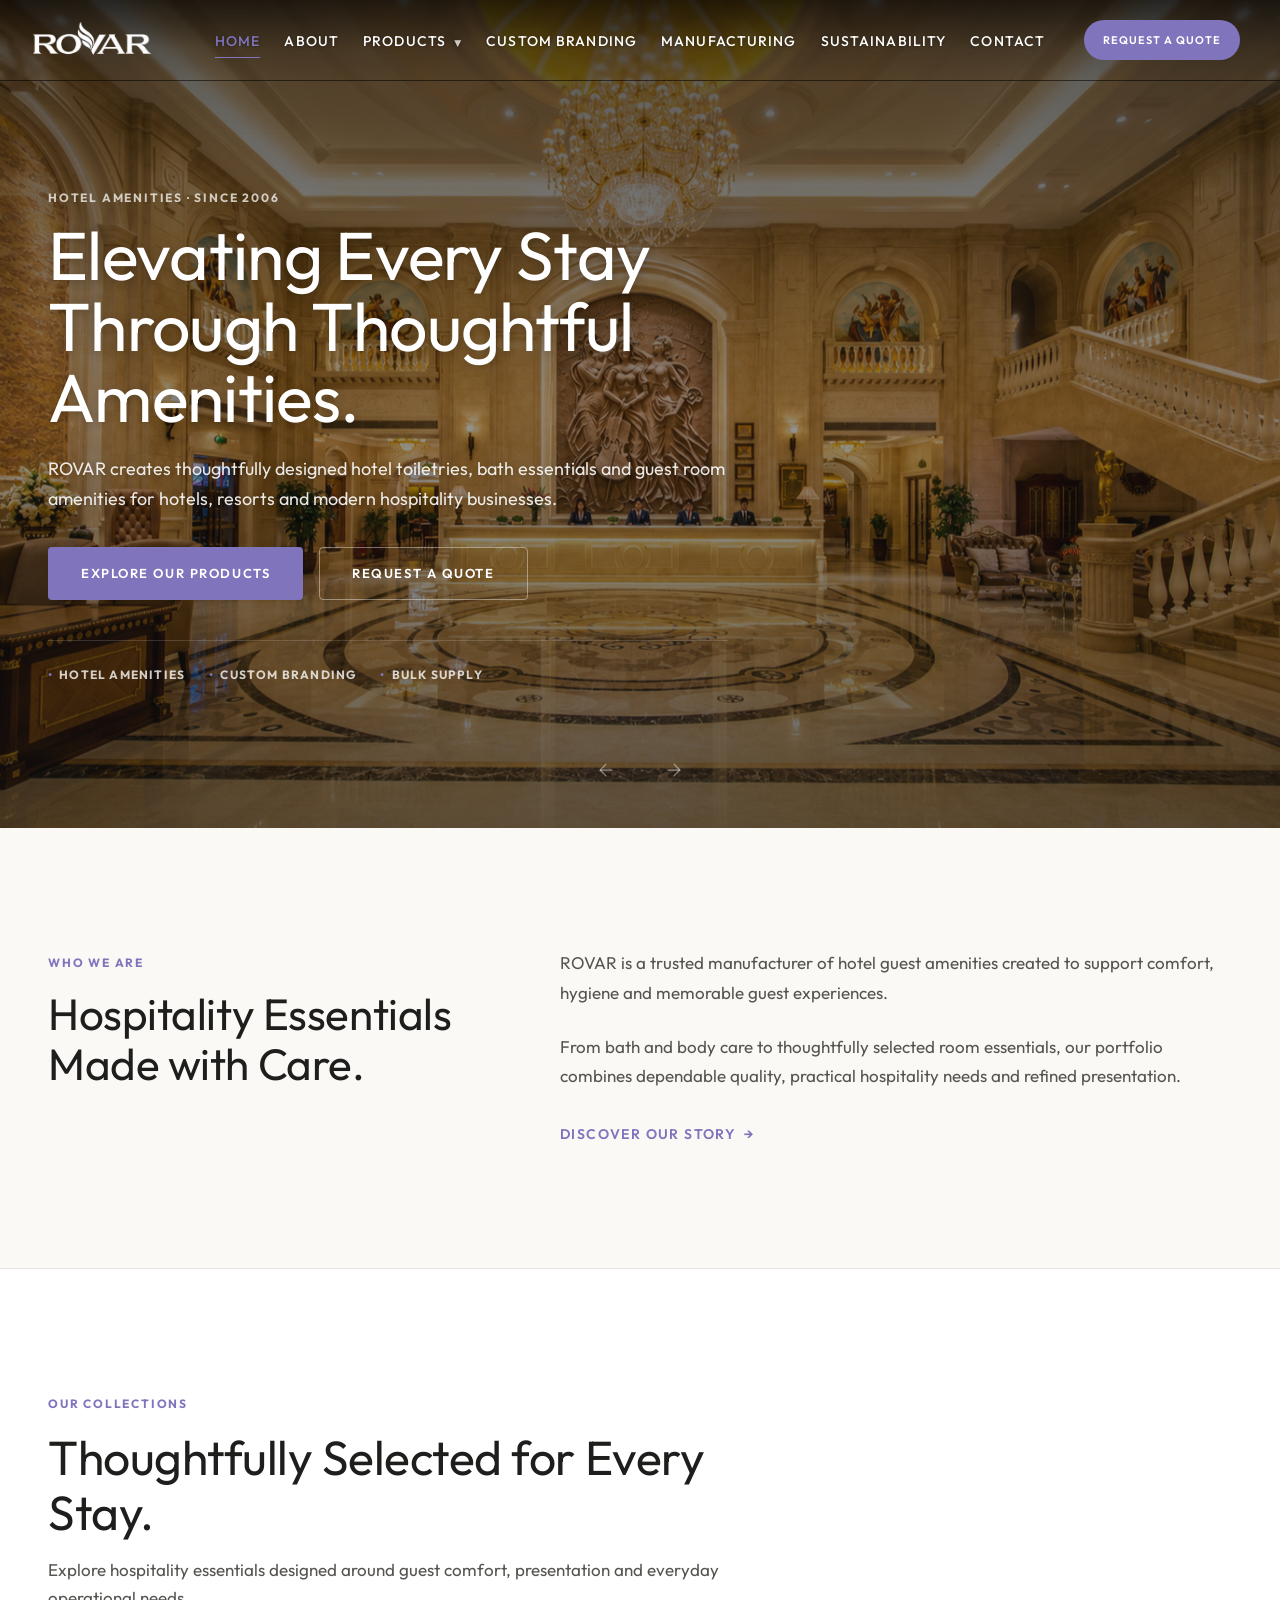
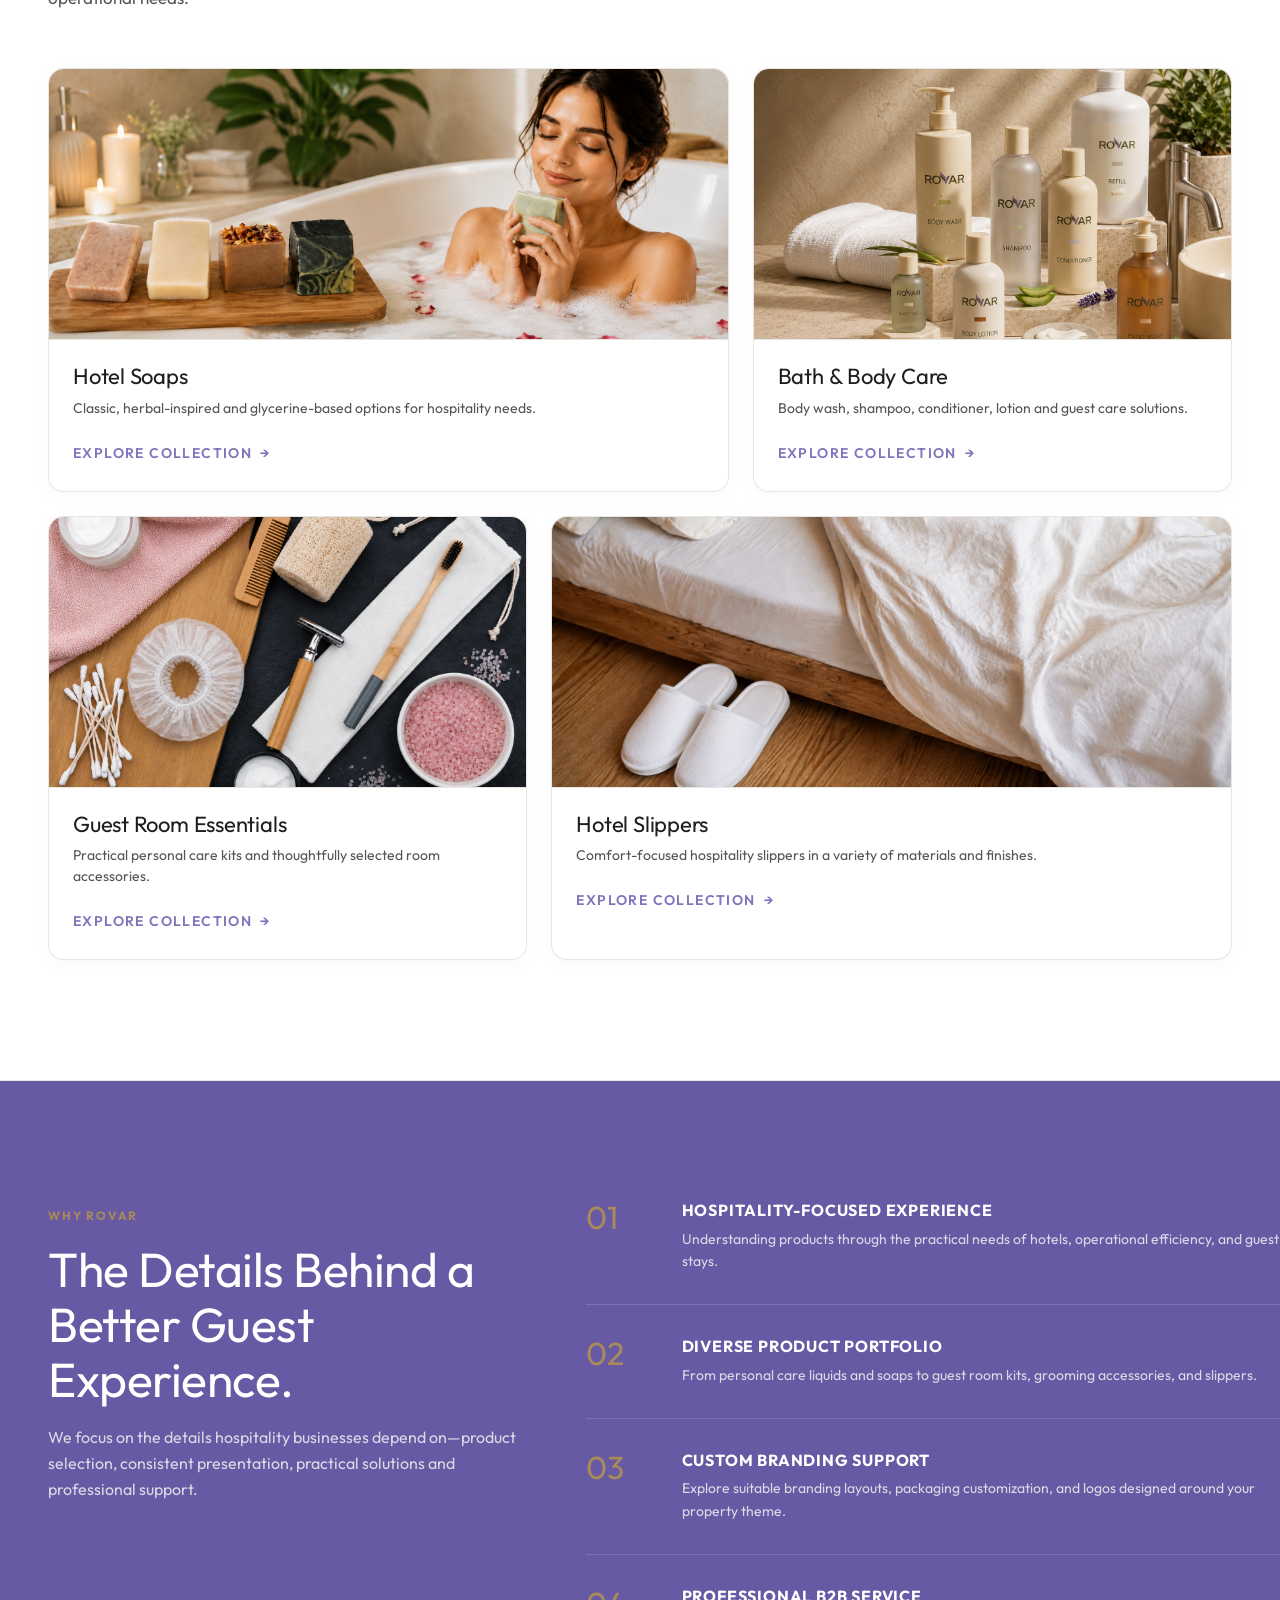
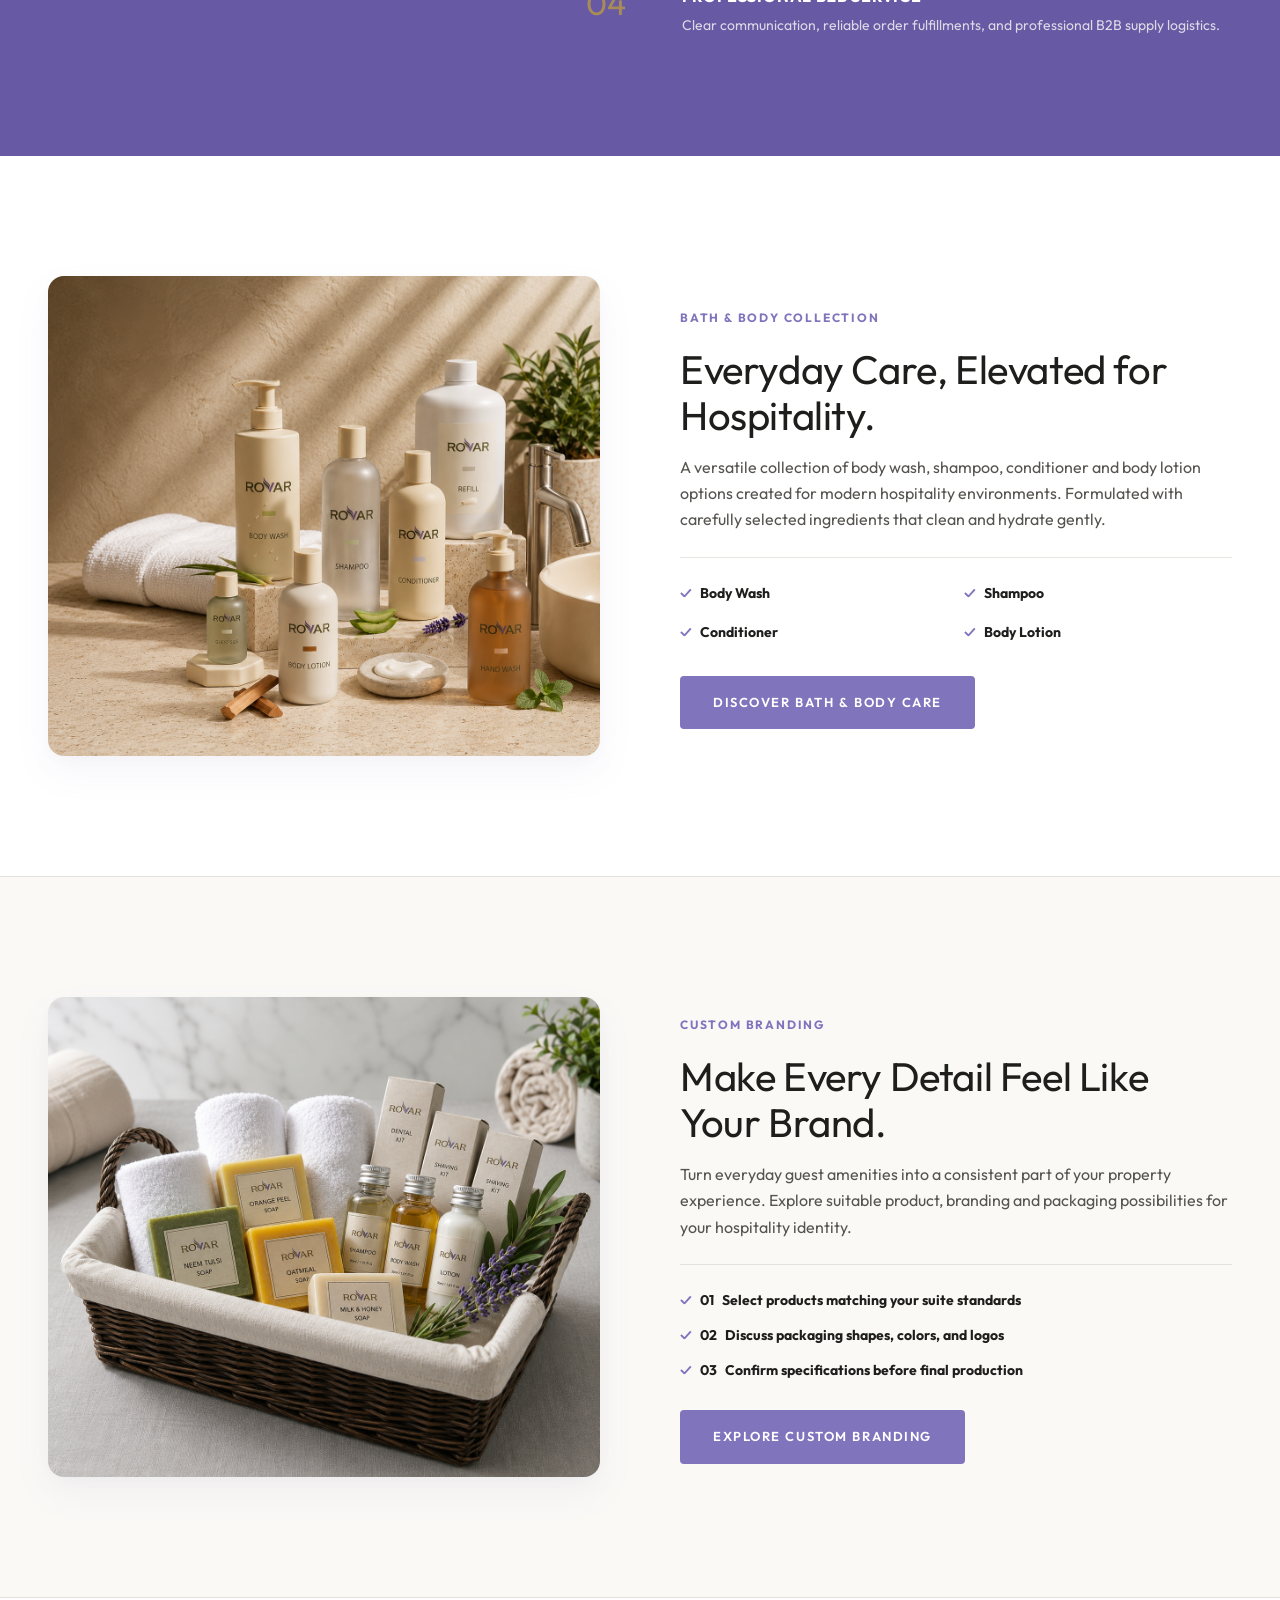
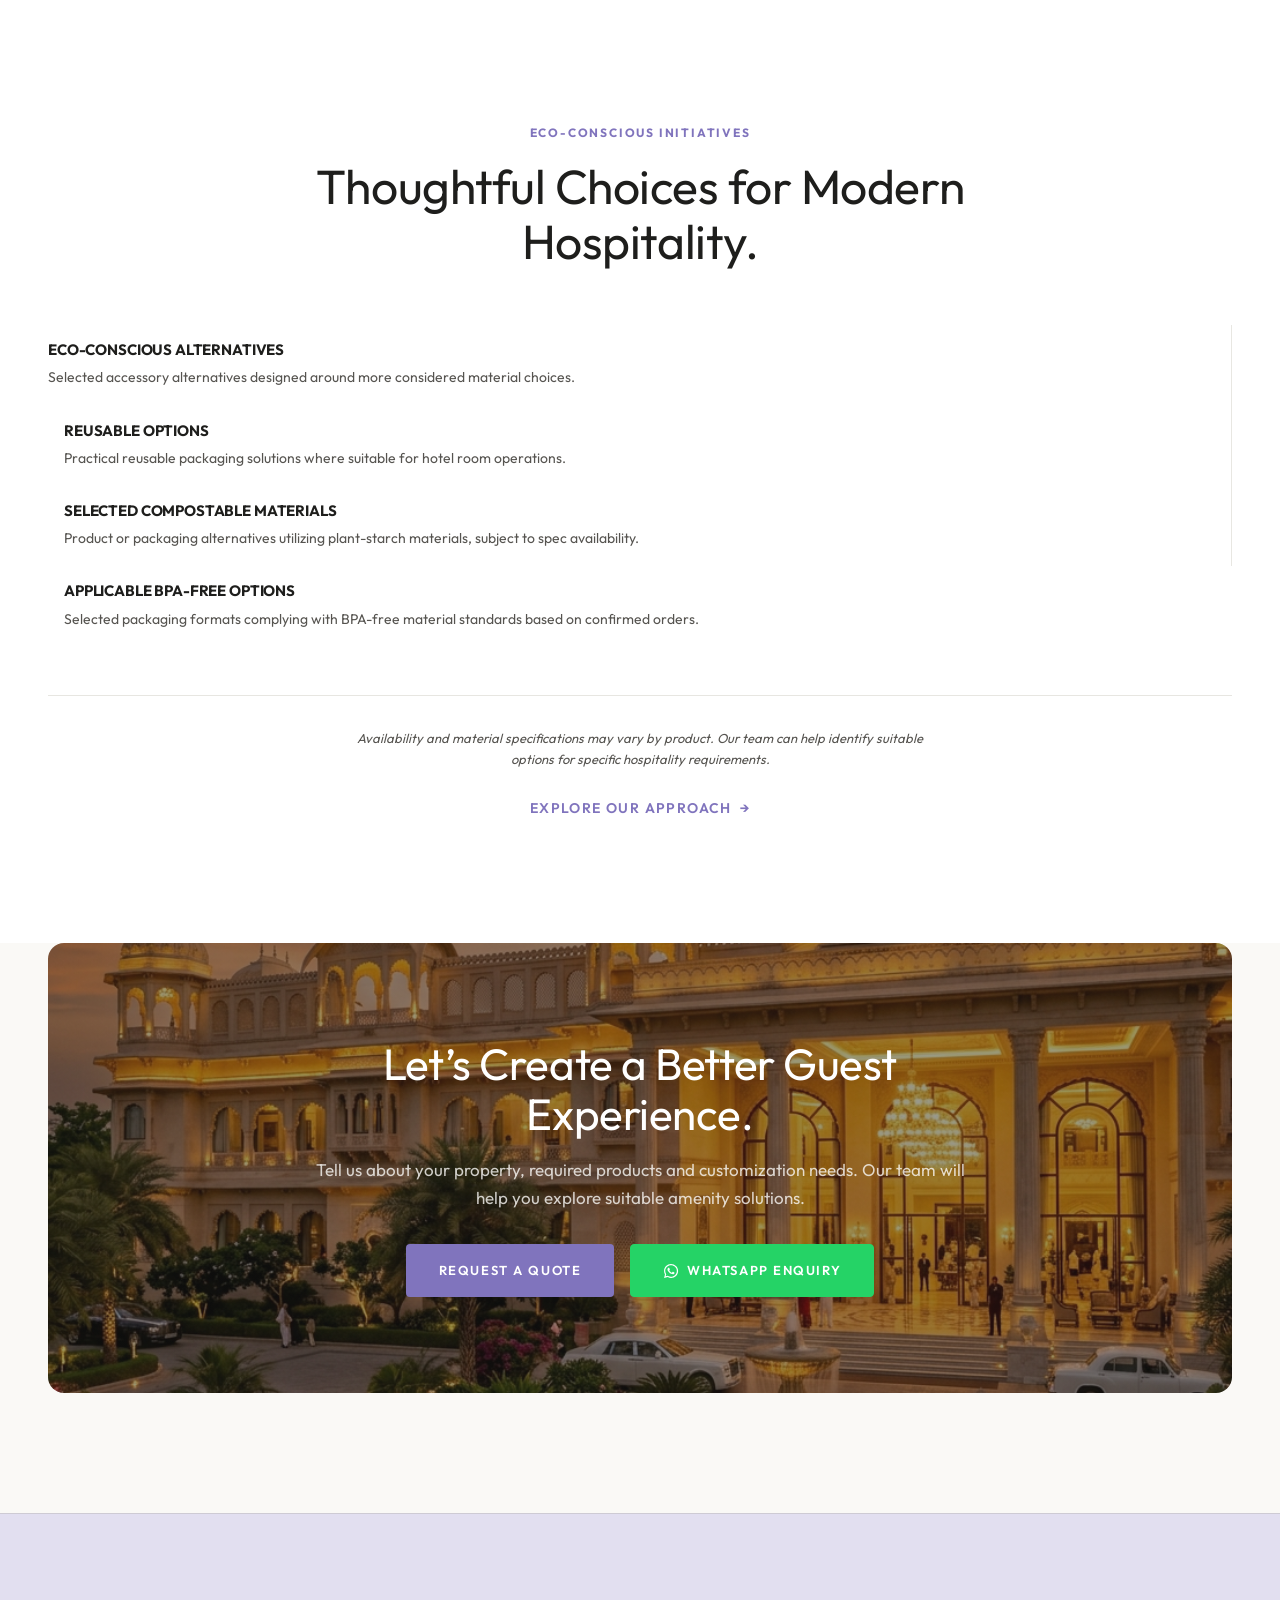
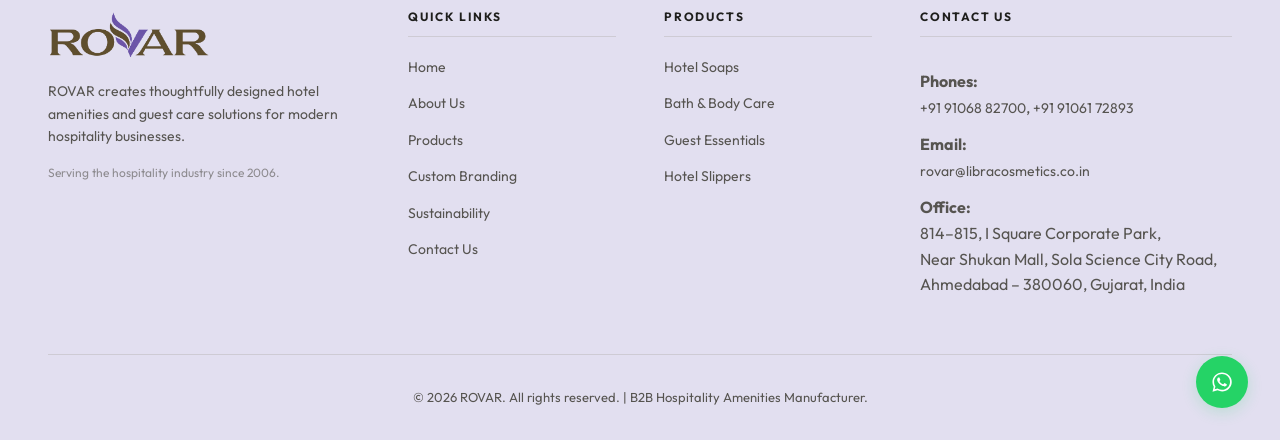
<file: index.html>
<!DOCTYPE html>
<html lang="en">
  <head>
    <meta charset="UTF-8" />
    <meta name="viewport" content="width=device-width, initial-scale=1.0" />

    <!-- SEO Metadata -->
    <title>ROVAR — Premium B2B Hotel Amenities Manufacturer & Supplier</title>
    <meta name="description" content="ROVAR creates luxury hotel guest amenities, toiletries, custom branded guest soaps, liquids, and slippers for boutique properties, resorts, and hotel chains. Serving hospitality since 2006." />
    <link rel="canonical" href="index.html" />

    <!-- Open Graph -->
    <meta property="og:type" content="website" />
    <meta property="og:title" content="ROVAR — Premium B2B Hotel Amenities Manufacturer" />
    <meta property="og:description" content="Thoughtfully designed toiletries, custom soaps, and guest room essentials that elevate the hospitality experience." />
    <meta property="og:image" content="images/luxury-hotel-hero.jpg" />

    <!-- Fonts & Stylesheet -->
    <link rel="stylesheet" href="css/style.css" />

    <!-- JSON-LD (Structured Data) -->
    <script type="application/ld+json">
  {
    "@context": "https://schema.org",
    "@type": "Organization",
    "name": "ROVAR",
    "url": "index.html",
    "logo": "images/logo2.png",
    "description": "Premium B2B hotel amenities and toiletries manufacturer and supplier since 2006.",
    "contactPoint": {
      "@type": "ContactPoint",
      "telephone": "+91-91068-82700",
      "contactType": "sales",
      "email": "rovar@libracosmetics.co.in"
    }
  }
  </script>
  </head>
  <body>
    <!-- Mobile Drawer Menu Overlay -->
    <div class="mobile-drawer-overlay" id="drawer-overlay"></div>

    <!-- HEADER -->
    <header class="header-wrapper">
      <div class="global-header">
        <!-- Logo -->
        <a href="index.html" class="logo" aria-label="ROVAR Homepage"><img src="images/logo2.png" alt="ROVAR Logo" /></a>

        <!-- Desktop Menu -->
        <nav class="desktop-nav" aria-label="Main Navigation">
          <ul class="nav-menu">
            <li>
              <a href="index.html" class="nav-link active">Home</a>
            </li>
            <li>
              <a href="about.html" class="nav-link">About</a>
            </li>
            <li class="has-dropdown" aria-haspopup="true">
              <a href="products.html" class="nav-link">Products <span class="dropdown-indicator">▼</span></a>
              <div class="dropdown-menu" role="menu">
                <a href="products.html" class="dropdown-item">
                  <span class="dropdown-item-title">All Products <span class="dropdown-arrow">→</span></span>
                  <span class="dropdown-item-desc">Browse our entire hospitality catalog</span>
                </a>
                <a href="hotel-soaps.html" class="dropdown-item">
                  <span class="dropdown-item-title">Hotel Soaps <span class="dropdown-arrow">→</span></span>
                  <span class="dropdown-item-desc">Classic and glycerine guest cleansing bars</span>
                </a>
                <a href="bath-body-care.html" class="dropdown-item">
                  <span class="dropdown-item-title">Bath & Body Care <span class="dropdown-arrow">→</span></span>
                  <span class="dropdown-item-desc">Premium shampoos, conditioners, and body washes</span>
                </a>
                <a href="guest-room-essentials.html" class="dropdown-item">
                  <span class="dropdown-item-title">Guest Room Essentials <span class="dropdown-arrow">→</span></span>
                  <span class="dropdown-item-desc">Accessory kits and personal care room essentials</span>
                </a>
                <a href="hotel-slippers.html" class="dropdown-item">
                  <span class="dropdown-item-title">Hotel Slippers <span class="dropdown-arrow">→</span></span>
                  <span class="dropdown-item-desc">Terry, fleece, and waffle comfort slippers</span>
                </a>
              </div>
            </li>
            <li>
              <a href="custom-branding.html" class="nav-link">Custom Branding</a>
            </li>
            <li>
              <a href="manufacturing.html" class="nav-link">Manufacturing</a>
            </li>
            <li>
              <a href="sustainability.html" class="nav-link">Sustainability</a>
            </li>
            <li>
              <a href="contact.html" class="nav-link">Contact</a>
            </li>
          </ul>
        </nav>

        <!-- CTA Button -->
        <div class="header-cta">
          <a href="contact.html" class="btn btn-primary">Request a Quote</a>
        </div>

        <!-- Mobile Burger Menu Button -->
        <button class="hamburger" id="hamburger" aria-label="Toggle menu" aria-controls="mobile-nav-drawer">
          <span></span>
          <span></span>
          <span></span>
        </button>
      </div>
    </header>

    <!-- Mobile Drawer Menu -->
    <aside class="mobile-nav-drawer" id="mobile-nav-drawer" aria-label="Mobile Navigation">
      <ul class="mobile-menu">
        <li>
          <a href="index.html" class="mobile-nav-link active">Home</a>
        </li>
        <li>
          <a href="about.html" class="mobile-nav-link">About</a>
        </li>
        <li>
          <button class="mobile-nav-link mobile-submenu-toggle">Products <span class="arrow-icon">▼</span></button>
          <ul class="mobile-submenu">
            <li>
              <a href="products.html" class="mobile-submenu-link">All Products</a>
            </li>
            <li>
              <a href="hotel-soaps.html" class="mobile-submenu-link">Hotel Soaps</a>
            </li>
            <li>
              <a href="bath-body-care.html" class="mobile-submenu-link">Bath & Body Care</a>
            </li>
            <li>
              <a href="guest-room-essentials.html" class="mobile-submenu-link">Guest Essentials</a>
            </li>
            <li>
              <a href="hotel-slippers.html" class="mobile-submenu-link">Hotel Slippers</a>
            </li>
          </ul>
        </li>
        <li>
          <a href="custom-branding.html" class="mobile-nav-link">Custom Branding</a>
        </li>
        <li>
          <a href="manufacturing.html" class="mobile-nav-link">Manufacturing</a>
        </li>
        <li>
          <a href="sustainability.html" class="mobile-nav-link">Sustainability</a>
        </li>
        <li>
          <a href="contact.html" class="mobile-nav-link">Contact</a>
        </li>
      </ul>

      <div class="mobile-drawer-footer">
        <a href="contact.html" class="btn btn-primary" style="width: 100%;">Request a Quote</a>
        <a href="https://wa.me/919106882700?text=Hello%20ROVAR,%20I%20am%20interested%20in%20your%20hotel%20amenities." class="btn btn-whatsapp" style="width: 100%; justify-content: center;">
          <svg class="whatsapp-btn-icon" xmlns="http://www.w3.org/2000/svg" viewBox="0 0 448 512" width="16" height="16" fill="currentColor" style="margin-right: 8px; vertical-align: middle; display: inline-block;">
            <path d="M380.9 97.1C339 55.1 283.2 32 223.9 32c-122.4 0-222 99.6-222 222 0 39.1 10.2 77.3 29.6 111L3 480l117.7-30.9c32.4 17.7 68.9 27 106.1 27h.1c122.3 0 224.1-99.6 224.1-222 0-59.3-25.2-115-67.1-157zm-157 341.6c-33.2 0-65.7-8.9-94-25.7l-6.7-4-69.8 18.3L72 359.2l-4.4-7c-18.5-29.4-28.2-63.3-28.2-98.2 0-101.7 82.8-184.5 184.6-184.5 49.3 0 95.6 19.2 130.4 54.1 34.8 34.9 56.2 81.2 56.1 130.5 0 101.8-84.9 184.6-186.6 184.6zm101.2-138.2c-5.5-2.8-32.8-16.2-37.9-18-5.1-1.9-8.8-2.8-12.5 2.8-3.7 5.6-14.3 18-17.6 21.8-3.2 3.7-6.5 4.2-12 1.4-32.6-16.3-54-29.1-75.5-66-5.7-9.8 5.7-9.1 16.3-30.3 1.8-3.7.9-6.9-.5-9.7-1.4-2.8-12.5-30.1-17.1-41.2-4.5-10.8-9.1-9.3-12.5-9.5-3.2-.2-6.9-.2-10.6-.2-3.7 0-9.7 1.4-14.8 6.9-5.1 5.6-19.4 19-19.4 46.3 0 27.3 19.9 53.7 22.6 57.4 2.8 3.7 39.1 59.7 94.8 83.8 35.2 15.2 49 16.5 66.6 13.9 10.7-1.6 32.8-13.4 37.4-26.4 4.6-13 4.6-24.1 3.2-26.4-1.3-2.5-5-3.9-10.5-6.6z" />
          </svg>Chat on WhatsApp
        </a>
      </div>
    </aside>

    <!-- SECTION 1: FULLSCREEN IMAGE BACKGROUND HERO -->
    <section class="hero-fullscreen-layout" aria-label="ROVAR Introduction">
      <div class="hero-bg-wrapper">
        <!-- Slide 1: Hotel Lobby -->
        <div class="hero-slide active" data-index="0" id="slide-0" role="tabpanel" aria-label="Luxury hotel lobby">
          <img src="images/hero-1.png" alt="Luxury hotel lobby" class="hero-slide-img" />
          <div class="hero-overlay"></div>
        </div>
        <!-- Slide 2: Woman experiencing body care -->
        <div class="hero-slide" data-index="1" id="slide-1" role="tabpanel" aria-label="Woman experiencing ROVAR hotel body-care amenities" aria-hidden="true">
          <img src="images/hero-4.png" alt="Woman experiencing ROVAR hotel body-care amenities" class="hero-slide-img" loading="lazy" />
          <div class="hero-overlay"></div>
        </div>
        <!-- Slide 3: ROVAR Products -->
        <div class="hero-slide" data-index="2" id="slide-2" role="tabpanel" aria-label="ROVAR hotel amenities and product collection" aria-hidden="true">
          <img src="images/product2.png" alt="ROVAR hotel amenities and product collection" class="hero-slide-img" loading="lazy" />
          <div class="hero-overlay"></div>
        </div>
        <!-- Slide 4: Sustainability -->
        <div class="hero-slide" data-index="3" id="slide-3" role="tabpanel" aria-label="Sustainable and eco-friendly hotel amenities" aria-hidden="true">
          <img src="images/sustainability1.png" alt="Sustainable and eco-friendly hotel amenities" class="hero-slide-img" loading="lazy" />
          <div class="hero-overlay"></div>
        </div>
      </div>
      <div class="container">
        <div class="hero-fullscreen-content reveal-up">
          <span class="label-small" style="color: rgba(250, 249, 246, 0.75);">Hotel Amenities · Since 2006</span>
          <h1>Elevating Every Stay Through Thoughtful Amenities.</h1>
          <p class="hero-desc">ROVAR creates thoughtfully designed hotel toiletries, bath essentials and guest room amenities for hotels, resorts and modern hospitality businesses.</p>
          <div class="btn-group">
            <a href="products.html" class="btn btn-primary">Explore Our Products</a>
            <a href="contact.html" class="btn btn-secondary btn-light-outline">Request a Quote</a>
          </div>
          <div class="hero-trust-row">
            <span class="hero-trust-tag">Hotel Amenities</span>
            <span class="hero-trust-tag">Custom Branding</span>
            <span class="hero-trust-tag">Bulk Supply</span>
          </div>
        </div>
      </div>
      <!-- Slider Controls -->
      <div class="hero-controls-container">
        <div class="container hero-controls-row">
          <!-- Prev Arrow -->
          <button class="hero-arrow prev-slide" aria-label="Previous slide">
            <svg width="20" height="20" viewBox="0 0 24 24" fill="none" stroke="currentColor" stroke-width="1.5" stroke-linecap="round" stroke-linejoin="round">
              <line x1="19" y1="12" x2="5" y2="12"></line>
              <polyline points="12 19 5 12 12 5"></polyline>
            </svg>
          </button>

          <!-- Next Arrow -->
          <button class="hero-arrow next-slide" aria-label="Next slide">
            <svg width="20" height="20" viewBox="0 0 24 24" fill="none" stroke="currentColor" stroke-width="1.5" stroke-linecap="round" stroke-linejoin="round">
              <line x1="5" y1="12" x2="19" y2="12"></line>
              <polyline points="12 5 19 12 12 19"></polyline>
            </svg>
          </button>
        </div>
      </div>
    </section>

    <!-- SECTION 2: BRAND INTRODUCTION (Two-column) -->
    <section class="section" aria-label="Brand Legacy Summary">
      <div class="container">
        <div class="intro-grid reveal-up">
          <!-- Left Column -->
          <div>
            <span class="label-small">Who We Are</span>
            <h2 class="sec-title" style="font-size: clamp(30px, 4vw, 44px); line-height: 1.15;">Hospitality Essentials Made with Care.</h2>
          </div>

          <!-- Right Column -->
          <div class="intro-right-paragraphs">
            <p>ROVAR is a trusted manufacturer of hotel guest amenities created to support comfort, hygiene and memorable guest experiences.</p>
            <p>From bath and body care to thoughtfully selected room essentials, our portfolio combines dependable quality, practical hospitality needs and refined presentation.</p>
            <a href="about.html" class="link-action" style="margin-top: 8px;">Discover Our Story <span class="arrow-symbol">→</span></a>
          </div>
        </div>
      </div>
    </section>

    <!-- SECTION 3: PRODUCT COLLECTIONS (Asymmetric Grid) -->
    <section class="section section-white" style="border-top: 1px solid var(--border-soft); border-bottom: 1px solid var(--border-soft);" aria-label="Product Categories">
      <div class="container">
        <div class="sec-header reveal-up">
          <span class="label-small">Our Collections</span>
          <h2 class="sec-title">Thoughtfully Selected for Every Stay.</h2>
          <p class="sec-desc">Explore hospitality essentials designed around guest comfort, presentation and everyday operational needs.</p>
        </div>

        <div class="collections-asymmetric-grid">
          <!-- Card 1: Hotel Soaps (60% Width) -->
          <article class="collection-card col-60-left reveal-up">
            <div class="collection-card-img">
              <img src="images/soaps2.png" alt="ROVAR premium guest soaps" />
            </div>
            <div class="collection-card-info">
              <h3 class="collection-card-title">Hotel Soaps</h3>
              <p class="collection-card-desc">Classic, herbal-inspired and glycerine-based options for hospitality needs.</p>
              <a href="hotel-soaps.html" class="link-action">Explore Collection <span class="arrow-symbol">→</span></a>
            </div>
          </article>

          <!-- Card 2: Bath & Body Care (40% Width) -->
          <article class="collection-card col-40-right reveal-up">
            <div class="collection-card-img">
              <img src="images/Bath & Body.png" alt="ROVAR hair and body care toiletries set" />
            </div>
            <div class="collection-card-info">
              <h3 class="collection-card-title">Bath & Body Care</h3>
              <p class="collection-card-desc">Body wash, shampoo, conditioner, lotion and guest care solutions.</p>
              <a href="bath-body-care.html" class="link-action">Explore Collection <span class="arrow-symbol">→</span></a>
            </div>
          </article>

          <!-- Card 3: Guest Room Essentials (40% Width) -->
          <article class="collection-card col-40-left reveal-up">
            <div class="collection-card-img">
              <img src="images/Category03.jpg" alt="Premium in-room guest amenity kits" />
            </div>
            <div class="collection-card-info">
              <h3 class="collection-card-title">Guest Room Essentials</h3>
              <p class="collection-card-desc">Practical personal care kits and thoughtfully selected room accessories.</p>
              <a href="guest-room-essentials.html" class="link-action">Explore Collection <span class="arrow-symbol">→</span></a>
            </div>
          </article>

          <!-- Card 4: Hotel Slippers (60% Width) -->
          <article class="collection-card col-60-right reveal-up">
            <div class="collection-card-img">
              <img src="images/Slipper2.png" alt="In-room hotel slippers display" />
            </div>
            <div class="collection-card-info">
              <h3 class="collection-card-title">Hotel Slippers</h3>
              <p class="collection-card-desc">Comfort-focused hospitality slippers in a variety of materials and finishes.</p>
              <a href="hotel-slippers.html" class="link-action">Explore Collection <span class="arrow-symbol">→</span></a>
            </div>
          </article>
        </div>
      </div>
    </section>

    <!-- SECTION 4: WHY ROVAR (Contrast section) -->
    <section class="section why-rovar-sec" aria-label="Why Partner with ROVAR">
      <div class="container">
        <div class="why-rovar-grid reveal-up">
          <!-- Left Side -->
          <div>
            <span class="label-small" style="color: var(--accent-gold);">Why ROVAR</span>
            <h2 class="sec-title">The Details Behind a Better Guest Experience.</h2>
            <p style="margin-top: 16px;">We focus on the details hospitality businesses depend on—product selection, consistent presentation, practical solutions and professional support.</p>
          </div>

          <!-- Right Side -->
          <div class="why-features-list">
            <!-- Item 1 -->
            <div class="why-feature-item">
              <span class="why-feature-num">01</span>
              <div>
                <h3 class="why-feature-title">Hospitality-Focused Experience</h3>
                <p class="why-feature-desc">Understanding products through the practical needs of hotels, operational efficiency, and guest stays.</p>
              </div>
            </div>
            <!-- Item 2 -->
            <div class="why-feature-item">
              <span class="why-feature-num">02</span>
              <div>
                <h3 class="why-feature-title">Diverse Product Portfolio</h3>
                <p class="why-feature-desc">From personal care liquids and soaps to guest room kits, grooming accessories, and slippers.</p>
              </div>
            </div>
            <!-- Item 3 -->
            <div class="why-feature-item">
              <span class="why-feature-num">03</span>
              <div>
                <h3 class="why-feature-title">Custom Branding Support</h3>
                <p class="why-feature-desc">Explore suitable branding layouts, packaging customization, and logos designed around your property theme.</p>
              </div>
            </div>
            <!-- Item 4 -->
            <div class="why-feature-item">
              <span class="why-feature-num">04</span>
              <div>
                <h3 class="why-feature-title">Professional B2B Service</h3>
                <p class="why-feature-desc">Clear communication, reliable order fulfillments, and professional B2B supply logistics.</p>
              </div>
            </div>
          </div>
        </div>
      </div>
    </section>

    <!-- SECTION 5: FEATURED PRODUCT STORY (Alternating layout) -->
    <section class="section section-white" aria-label="Collection Featured Story">
      <div class="container">
        <div class="product-story-grid reveal-up">
          <!-- Image Left -->
          <div class="product-story-img">
            <img src="images/Bath & Body.png" alt="Elegant hotel shampoo and wash bottles layout" />
          </div>

          <!-- Content Right -->
          <div class="product-story-info">
            <span class="label-small">Bath & Body Collection</span>
            <h2>Everyday Care, Elevated for Hospitality.</h2>
            <p>A versatile collection of body wash, shampoo, conditioner and body lotion options created for modern hospitality environments. Formulated with carefully selected ingredients that clean and hydrate gently.</p>
            <ul class="product-story-features">
              <li>Body Wash</li>
              <li>Shampoo</li>
              <li>Conditioner</li>
              <li>Body Lotion</li>
            </ul>
            <a href="bath-body-care.html" class="btn btn-primary">Discover Bath & Body Care</a>
          </div>
        </div>
      </div>
    </section>

    <!-- SECTION 6: CUSTOM BRANDING (Sand Background) -->
    <section class="section section-sand" aria-label="Branding Services">
      <div class="container">
        <div class="product-story-grid reveal-up">
          <!-- Content Left -->
          <div class="product-story-info" style="order: 2;">
            <span class="label-small">Custom Branding</span>
            <h2>Make Every Detail Feel Like Your Brand.</h2>
            <p>Turn everyday guest amenities into a consistent part of your property experience. Explore suitable product, branding and packaging possibilities for your hospitality identity.</p>
            <ul class="product-story-features" style="grid-template-columns: 1fr; gap: 12px; margin-bottom: 28px;">
              <li>
                <strong>01</strong> Select products matching your suite standards
              </li>
              <li>
                <strong>02</strong> Discuss packaging shapes, colors, and logos
              </li>
              <li>
                <strong>03</strong> Confirm specifications before final production
              </li>
            </ul>
            <a href="custom-branding.html" class="btn btn-primary">Explore Custom Branding</a>
          </div>

          <!-- Image Right -->
          <div class="product-story-img" style="order: 1;">
            <img src="images/product.png" alt="Hotel customized brand toiletries arrangement" />
          </div>
        </div>
      </div>
    </section>

    <!-- SECTION 7: SUSTAINABILITY (White Background) -->
    <section class="section section-white" aria-label="Sustainability Measures">
      <div class="container">
        <div class="sec-header centered reveal-up">
          <span class="label-small">Eco-Conscious Initiatives</span>
          <h2 class="sec-title">Thoughtful Choices for Modern Hospitality.</h2>
        </div>

        <div class="why-grid reveal-up" style="grid-template-columns: repeat(4, 1fr); gap: 32px; margin-top: 48px; border-bottom: 1px solid var(--border-soft); padding-bottom: 48px;">
          <div style="padding: 16px 0; border-right: 1px solid var(--border-soft);">
            <h3 style="font-family: var(--font-sans); font-size: 15px; font-weight: 700; text-transform: uppercase; margin-bottom: 8px;">Eco-Conscious Alternatives</h3>
            <p style="font-size: 14px;">Selected accessory alternatives designed around more considered material choices.</p>
          </div>
          <div style="padding: 16px 0; border-right: 1px solid var(--border-soft); padding-left: 16px;">
            <h3 style="font-family: var(--font-sans); font-size: 15px; font-weight: 700; text-transform: uppercase; margin-bottom: 8px;">Reusable Options</h3>
            <p style="font-size: 14px;">Practical reusable packaging solutions where suitable for hotel room operations.</p>
          </div>
          <div style="padding: 16px 0; border-right: 1px solid var(--border-soft); padding-left: 16px;">
            <h3 style="font-family: var(--font-sans); font-size: 15px; font-weight: 700; text-transform: uppercase; margin-bottom: 8px;">Selected Compostable Materials</h3>
            <p style="font-size: 14px;">Product or packaging alternatives utilizing plant-starch materials, subject to spec availability.</p>
          </div>
          <div style="padding: 16px 0; padding-left: 16px;">
            <h3 style="font-family: var(--font-sans); font-size: 15px; font-weight: 700; text-transform: uppercase; margin-bottom: 8px;">Applicable BPA-Free Options</h3>
            <p style="font-size: 14px;">Selected packaging formats complying with BPA-free material standards based on confirmed orders.</p>
          </div>
        </div>

        <div class="reveal-up" style="text-align: center; margin-top: 32px; max-width: 600px; margin-left: auto; margin-right: auto;">
          <p style="font-size: 13px; font-style: italic; color: var(--text-body); margin-bottom: 24px;">Availability and material specifications may vary by product. Our team can help identify suitable options for specific hospitality requirements.</p>
          <a href="sustainability.html" class="link-action">Explore Our Approach <span class="arrow-symbol">→</span></a>
        </div>
      </div>
    </section>

    <!-- SECTION 8: CLOSING ENQUIRY CTA -->
    <section class="section" style="padding-top: 0;" aria-label="Closing Call-to-action">
      <div class="container">
        <div class="closing-enquiry-cta reveal-up" style="background-image: linear-gradient(rgba(30, 30, 28, 0.45), rgba(30, 30, 28, 0.45)), url('images/luxury-hotel-hero.jpg'); background-size: cover; background-position: center;">
          <div class="closing-enquiry-content">
            <h2>Let’s Create a Better Guest Experience.</h2>
            <p>Tell us about your property, required products and customization needs. Our team will help you explore suitable amenity solutions.</p>
            <div class="btn-group">
              <a href="contact.html" class="btn btn-primary" style="background-color: var(--primary); color: #FFFFFF;">Request a Quote</a>
              <a href="https://wa.me/919106882700?text=Hello%20ROVAR,%20I%20am%20interested%20in%20a%20hotel%20amenity%20quote." class="btn btn-whatsapp">
                <svg class="whatsapp-btn-icon" xmlns="http://www.w3.org/2000/svg" viewBox="0 0 448 512" width="16" height="16" fill="currentColor" style="margin-right: 8px; vertical-align: middle; display: inline-block;">
                  <path d="M380.9 97.1C339 55.1 283.2 32 223.9 32c-122.4 0-222 99.6-222 222 0 39.1 10.2 77.3 29.6 111L3 480l117.7-30.9c32.4 17.7 68.9 27 106.1 27h.1c122.3 0 224.1-99.6 224.1-222 0-59.3-25.2-115-67.1-157zm-157 341.6c-33.2 0-65.7-8.9-94-25.7l-6.7-4-69.8 18.3L72 359.2l-4.4-7c-18.5-29.4-28.2-63.3-28.2-98.2 0-101.7 82.8-184.5 184.6-184.5 49.3 0 95.6 19.2 130.4 54.1 34.8 34.9 56.2 81.2 56.1 130.5 0 101.8-84.9 184.6-186.6 184.6zm101.2-138.2c-5.5-2.8-32.8-16.2-37.9-18-5.1-1.9-8.8-2.8-12.5 2.8-3.7 5.6-14.3 18-17.6 21.8-3.2 3.7-6.5 4.2-12 1.4-32.6-16.3-54-29.1-75.5-66-5.7-9.8 5.7-9.1 16.3-30.3 1.8-3.7.9-6.9-.5-9.7-1.4-2.8-12.5-30.1-17.1-41.2-4.5-10.8-9.1-9.3-12.5-9.5-3.2-.2-6.9-.2-10.6-.2-3.7 0-9.7 1.4-14.8 6.9-5.1 5.6-19.4 19-19.4 46.3 0 27.3 19.9 53.7 22.6 57.4 2.8 3.7 39.1 59.7 94.8 83.8 35.2 15.2 49 16.5 66.6 13.9 10.7-1.6 32.8-13.4 37.4-26.4 4.6-13 4.6-24.1 3.2-26.4-1.3-2.5-5-3.9-10.5-6.6z" />
                </svg>WhatsApp Enquiry
              </a>
            </div>
          </div>
        </div>
      </div>
    </section>

    <!-- FOOTER -->
    <footer class="footer-editorial">
      <div class="container">
        <div class="footer-columns-grid">
          <!-- Col 1: Brand Info -->
          <div class="footer-column-info">
            <a href="index.html" class="footer-brand-logo"><img src="images/logo2.png" alt="ROVAR Logo" /></a>
            <p class="footer-brand-desc">ROVAR creates thoughtfully designed hotel amenities and guest care solutions for modern hospitality businesses.</p>
            <p class="footer-brand-desc" style="font-size: 12px; opacity: 0.6;">Serving the hospitality industry since 2006.</p>
          </div>

          <!-- Col 2: Quick links -->
          <div>
            <h3 class="footer-col-title">Quick Links</h3>
            <ul class="footer-links-list">
              <li>
                <a href="index.html">Home</a>
              </li>
              <li>
                <a href="about.html">About Us</a>
              </li>
              <li>
                <a href="products.html">Products</a>
              </li>
              <li>
                <a href="custom-branding.html">Custom Branding</a>
              </li>
              <li>
                <a href="sustainability.html">Sustainability</a>
              </li>
              <li>
                <a href="contact.html">Contact Us</a>
              </li>
            </ul>
          </div>

          <!-- Col 3: Products -->
          <div>
            <h3 class="footer-col-title">Products</h3>
            <ul class="footer-links-list">
              <li>
                <a href="hotel-soaps.html">Hotel Soaps</a>
              </li>
              <li>
                <a href="bath-body-care.html">Bath & Body Care</a>
              </li>
              <li>
                <a href="guest-room-essentials.html">Guest Essentials</a>
              </li>
              <li>
                <a href="hotel-slippers.html">Hotel Slippers</a>
              </li>
            </ul>
          </div>

          <!-- Col 4: Contact info -->
          <div class="footer-column-info">
            <h3 class="footer-col-title">Contact Us</h3>
            <div class="footer-links-list" style="gap: 12px; font-size: 14px;">
              <p>
                <strong>Phones:</strong><br />
                <a href="tel:+919106882700" style="display:inline;">+91 91068 82700</a>,
                <a href="tel:+919106172893" style="display:inline;">+91 91061 72893</a>
              </p>
              <p>
                <strong>Email:</strong><br />
                <a href="mailto:rovar@libracosmetics.co.in">rovar@libracosmetics.co.in</a>
              </p>
              <p>
                <strong>Office:</strong><br />
                814–815, I Square Corporate Park,<br />
                Near Shukan Mall, Sola Science City Road,<br />
                Ahmedabad – 380060, Gujarat, India
              </p>
            </div>
          </div>
        </div>

        <div class="footer-bottom-line">&copy; 2026 ROVAR. All rights reserved. | B2B Hospitality Amenities Manufacturer.</div>
      </div>
    </footer>

    <!-- Floating Actions -->
    <div class="whatsapp-float-widget" aria-label="Quick WhatsApp chat">
      <a href="https://wa.me/919106882700?text=Hello%20ROVAR,%20I%20am%20interested%20in%20your%20hotel%20amenities." class="whatsapp-float-widget-btn" target="_blank" rel="noopener noreferrer">
        <svg class="whatsapp-svg-icon" xmlns="http://www.w3.org/2000/svg" viewBox="0 0 448 512" width="22" height="22" fill="currentColor" style="display: block;">
          <path d="M380.9 97.1C339 55.1 283.2 32 223.9 32c-122.4 0-222 99.6-222 222 0 39.1 10.2 77.3 29.6 111L3 480l117.7-30.9c32.4 17.7 68.9 27 106.1 27h.1c122.3 0 224.1-99.6 224.1-222 0-59.3-25.2-115-67.1-157zm-157 341.6c-33.2 0-65.7-8.9-94-25.7l-6.7-4-69.8 18.3L72 359.2l-4.4-7c-18.5-29.4-28.2-63.3-28.2-98.2 0-101.7 82.8-184.5 184.6-184.5 49.3 0 95.6 19.2 130.4 54.1 34.8 34.9 56.2 81.2 56.1 130.5 0 101.8-84.9 184.6-186.6 184.6zm101.2-138.2c-5.5-2.8-32.8-16.2-37.9-18-5.1-1.9-8.8-2.8-12.5 2.8-3.7 5.6-14.3 18-17.6 21.8-3.2 3.7-6.5 4.2-12 1.4-32.6-16.3-54-29.1-75.5-66-5.7-9.8 5.7-9.1 16.3-30.3 1.8-3.7.9-6.9-.5-9.7-1.4-2.8-12.5-30.1-17.1-41.2-4.5-10.8-9.1-9.3-12.5-9.5-3.2-.2-6.9-.2-10.6-.2-3.7 0-9.7 1.4-14.8 6.9-5.1 5.6-19.4 19-19.4 46.3 0 27.3 19.9 53.7 22.6 57.4 2.8 3.7 39.1 59.7 94.8 83.8 35.2 15.2 49 16.5 66.6 13.9 10.7-1.6 32.8-13.4 37.4-26.4 4.6-13 4.6-24.1 3.2-26.4-1.3-2.5-5-3.9-10.5-6.6z" />
        </svg>
      </a>
    </div>

    <button class="back-to-top-btn" id="back-to-top" aria-label="Scroll Back to Top">↑</button>

    <!-- Scripts -->
    <script src="data/config.js"></script>
    <script src="js/main.js"></script>
  </body>
</html>
</file>
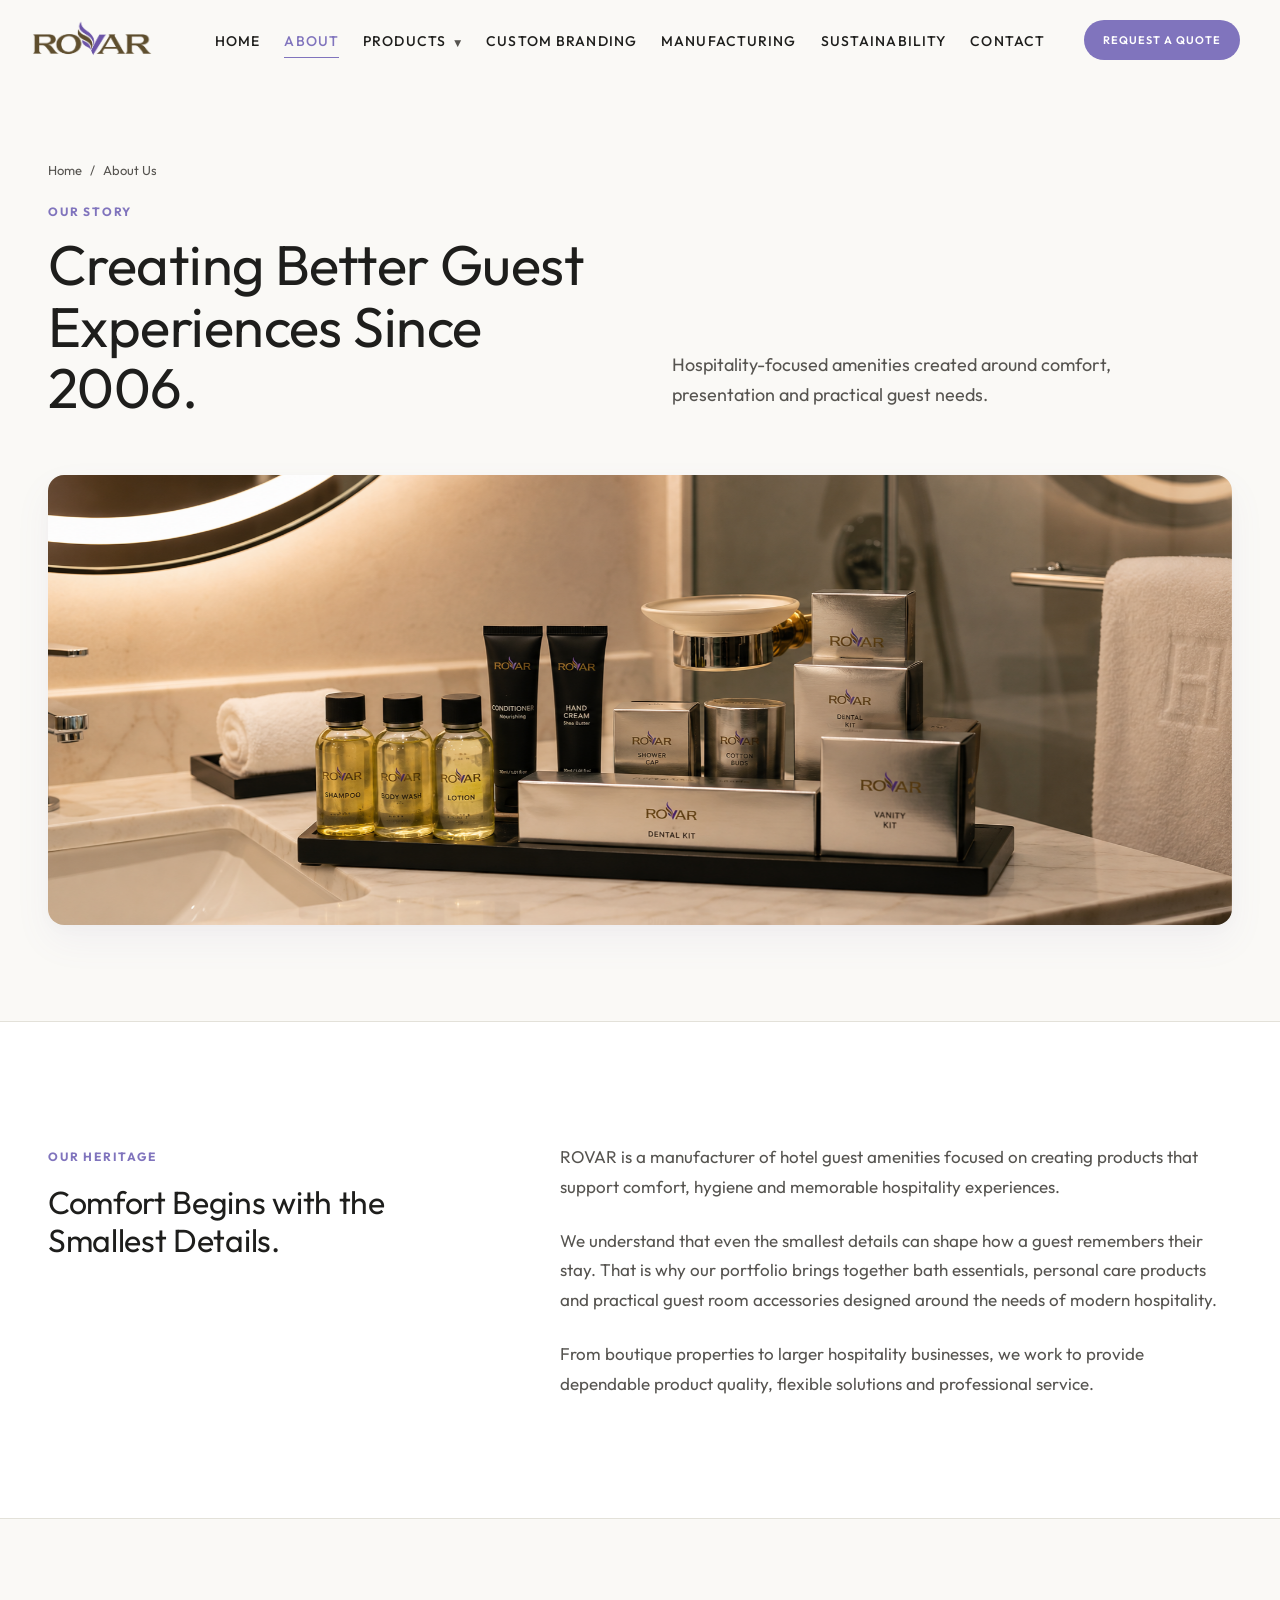
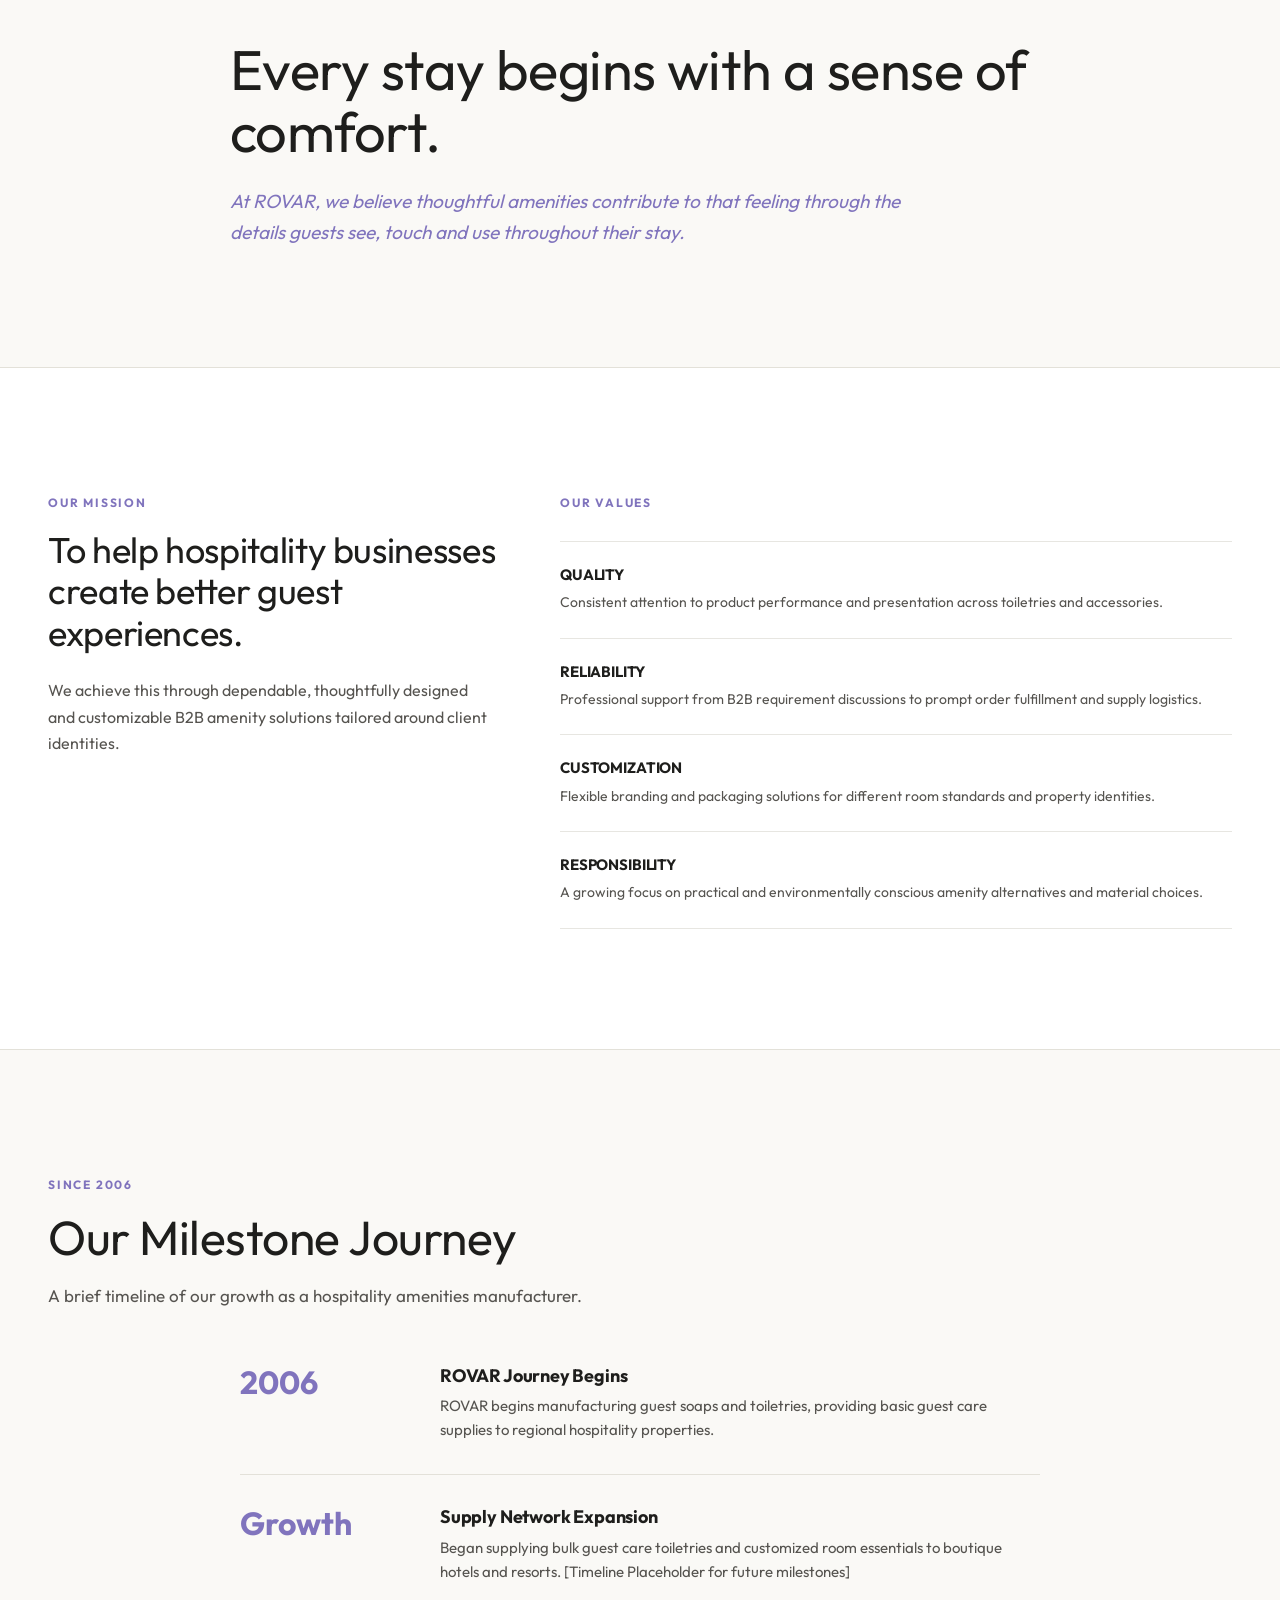
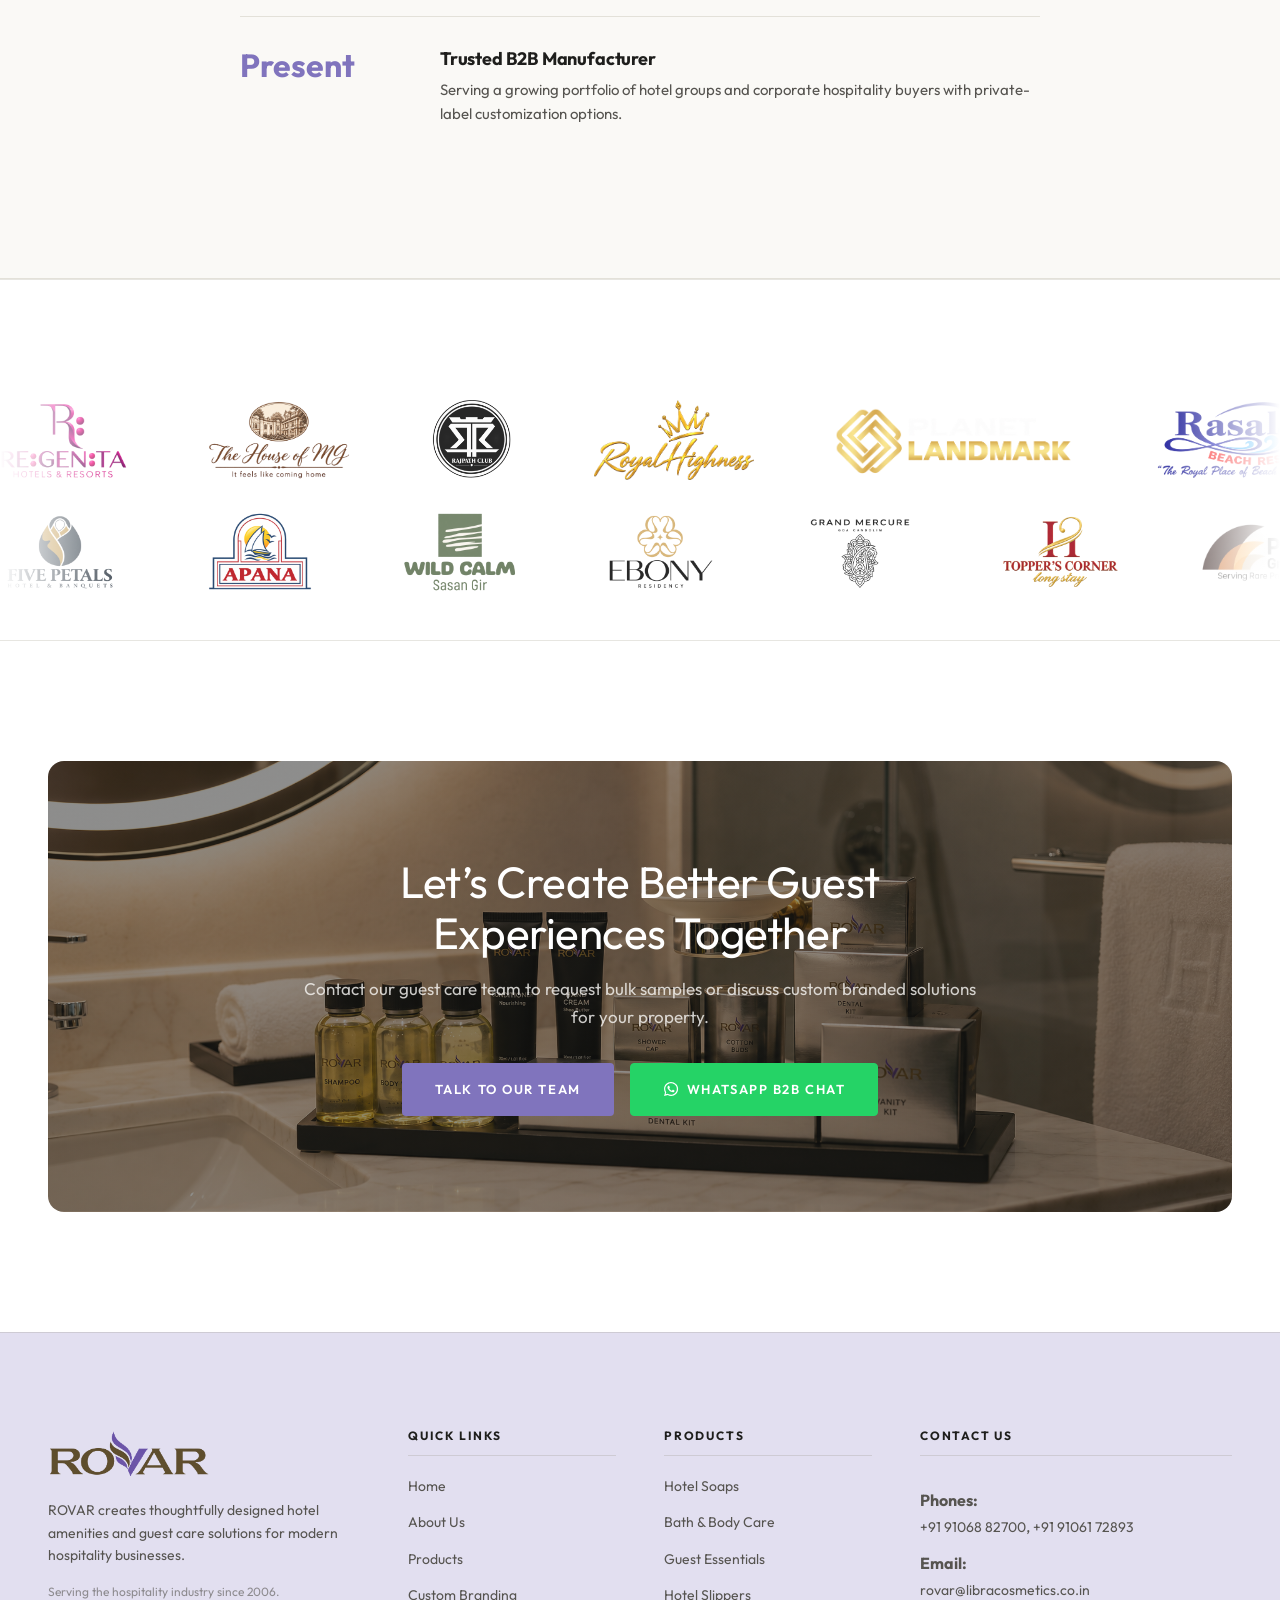
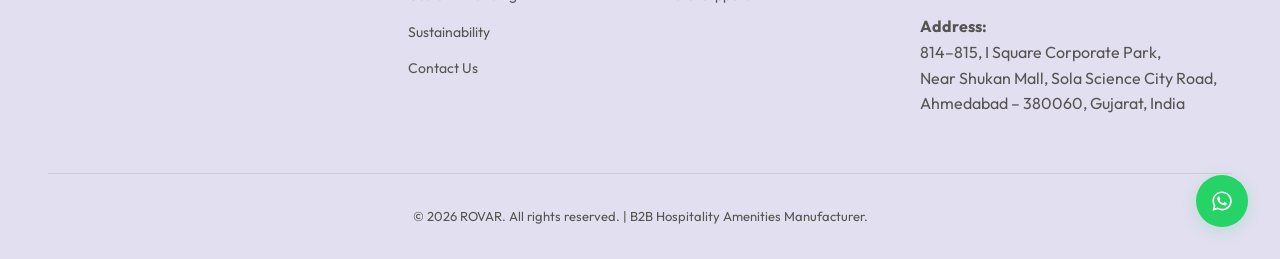
<file: about.html>
<!DOCTYPE html>
<html lang="en">
  <head>
    <meta charset="UTF-8" />
    <meta name="viewport" content="width=device-width, initial-scale=1.0" />

    <!-- SEO Metadata -->
    <title>About ROVAR — Luxury Hotel Amenities Manufacturer Since 2006</title>
    <meta name="description" content="Discover ROVAR's founding heritage, manufacturing values, and mission to help B2B hospitality properties create comfort through thoughtfully designed guest amenities." />
    <link rel="canonical" href="about.html" />

    <!-- Open Graph -->
    <meta property="og:type" content="website" />
    <meta property="og:title" content="About ROVAR — B2B Hospitality Amenities Legacy" />
    <meta property="og:description" content="Learn about our commitment to quality, customization, and reliable B2B supply details since 2006." />
    <meta property="og:image" content="images/about2.jpg" />

    <!-- Fonts & Stylesheet -->
    <link rel="stylesheet" href="css/style.css" />
  </head>
  <body>
    <!-- Mobile Drawer Menu Overlay -->
    <div class="mobile-drawer-overlay" id="drawer-overlay"></div>

    <!-- HEADER -->
    <header class="header-wrapper">
      <div class="global-header">
        <a href="index.html" class="logo" aria-label="ROVAR Homepage"><img src="images/logo2.png" alt="ROVAR Logo" /></a>

        <!-- Desktop Menu -->
        <nav class="desktop-nav" aria-label="Main Navigation">
          <ul class="nav-menu">
            <li>
              <a href="index.html" class="nav-link">Home</a>
            </li>
            <li>
              <a href="about.html" class="nav-link active">About</a>
            </li>
            <li class="has-dropdown" aria-haspopup="true">
              <a href="products.html" class="nav-link">Products <span class="dropdown-indicator">▼</span></a>
              <div class="dropdown-menu" role="menu">
                <a href="products.html" class="dropdown-item">
                  <span class="dropdown-item-title">All Products <span class="dropdown-arrow">→</span></span>
                  <span class="dropdown-item-desc">Browse our entire hospitality catalog</span>
                </a>
                <a href="hotel-soaps.html" class="dropdown-item">
                  <span class="dropdown-item-title">Hotel Soaps <span class="dropdown-arrow">→</span></span>
                  <span class="dropdown-item-desc">Classic and glycerine guest cleansing bars</span>
                </a>
                <a href="bath-body-care.html" class="dropdown-item">
                  <span class="dropdown-item-title">Bath & Body Care <span class="dropdown-arrow">→</span></span>
                  <span class="dropdown-item-desc">Premium shampoos, conditioners, and body washes</span>
                </a>
                <a href="guest-room-essentials.html" class="dropdown-item">
                  <span class="dropdown-item-title">Guest Room Essentials <span class="dropdown-arrow">→</span></span>
                  <span class="dropdown-item-desc">Accessory kits and personal care room essentials</span>
                </a>
                <a href="hotel-slippers.html" class="dropdown-item">
                  <span class="dropdown-item-title">Hotel Slippers <span class="dropdown-arrow">→</span></span>
                  <span class="dropdown-item-desc">Terry, fleece, and waffle comfort slippers</span>
                </a>
              </div>
            </li>
            <li>
              <a href="custom-branding.html" class="nav-link">Custom Branding</a>
            </li>
            <li>
              <a href="manufacturing.html" class="nav-link">Manufacturing</a>
            </li>
            <li>
              <a href="sustainability.html" class="nav-link">Sustainability</a>
            </li>
            <li>
              <a href="contact.html" class="nav-link">Contact</a>
            </li>
          </ul>
        </nav>

        <!-- CTA Button -->
        <div class="header-cta">
          <a href="contact.html" class="btn btn-primary">Request a Quote</a>
        </div>

        <!-- Mobile Burger Menu Button -->
        <button class="hamburger" id="hamburger" aria-label="Toggle menu" aria-controls="mobile-nav-drawer">
          <span></span>
          <span></span>
          <span></span>
        </button>
      </div>
    </header>

    <!-- Mobile Drawer Menu -->
    <aside class="mobile-nav-drawer" id="mobile-nav-drawer" aria-label="Mobile Navigation">
      <ul class="mobile-menu">
        <li>
          <a href="index.html" class="mobile-nav-link">Home</a>
        </li>
        <li>
          <a href="about.html" class="mobile-nav-link active">About</a>
        </li>
        <li>
          <button class="mobile-nav-link mobile-submenu-toggle">Products <span class="arrow-icon">▼</span></button>
          <ul class="mobile-submenu">
            <li>
              <a href="products.html" class="mobile-submenu-link">All Products</a>
            </li>
            <li>
              <a href="hotel-soaps.html" class="mobile-submenu-link">Hotel Soaps</a>
            </li>
            <li>
              <a href="bath-body-care.html" class="mobile-submenu-link">Bath & Body Care</a>
            </li>
            <li>
              <a href="guest-room-essentials.html" class="mobile-submenu-link">Guest Essentials</a>
            </li>
            <li>
              <a href="hotel-slippers.html" class="mobile-submenu-link">Hotel Slippers</a>
            </li>
          </ul>
        </li>
        <li>
          <a href="custom-branding.html" class="mobile-nav-link">Custom Branding</a>
        </li>
        <li>
          <a href="manufacturing.html" class="mobile-nav-link">Manufacturing</a>
        </li>
        <li>
          <a href="sustainability.html" class="mobile-nav-link">Sustainability</a>
        </li>
        <li>
          <a href="contact.html" class="mobile-nav-link">Contact</a>
        </li>
      </ul>

      <div class="mobile-drawer-footer">
        <a href="contact.html" class="btn btn-primary" style="width: 100%;">Request a Quote</a>
        <a href="https://wa.me/919106882700?text=Hello%20ROVAR,%20I%20am%20interested%20in%20your%20about%20details." class="btn btn-whatsapp" style="width: 100%; justify-content: center;">
          <svg class="whatsapp-btn-icon" xmlns="http://www.w3.org/2000/svg" viewBox="0 0 448 512" width="16" height="16" fill="currentColor" style="margin-right: 8px; vertical-align: middle; display: inline-block;">
            <path d="M380.9 97.1C339 55.1 283.2 32 223.9 32c-122.4 0-222 99.6-222 222 0 39.1 10.2 77.3 29.6 111L3 480l117.7-30.9c32.4 17.7 68.9 27 106.1 27h.1c122.3 0 224.1-99.6 224.1-222 0-59.3-25.2-115-67.1-157zm-157 341.6c-33.2 0-65.7-8.9-94-25.7l-6.7-4-69.8 18.3L72 359.2l-4.4-7c-18.5-29.4-28.2-63.3-28.2-98.2 0-101.7 82.8-184.5 184.6-184.5 49.3 0 95.6 19.2 130.4 54.1 34.8 34.9 56.2 81.2 56.1 130.5 0 101.8-84.9 184.6-186.6 184.6zm101.2-138.2c-5.5-2.8-32.8-16.2-37.9-18-5.1-1.9-8.8-2.8-12.5 2.8-3.7 5.6-14.3 18-17.6 21.8-3.2 3.7-6.5 4.2-12 1.4-32.6-16.3-54-29.1-75.5-66-5.7-9.8 5.7-9.1 16.3-30.3 1.8-3.7.9-6.9-.5-9.7-1.4-2.8-12.5-30.1-17.1-41.2-4.5-10.8-9.1-9.3-12.5-9.5-3.2-.2-6.9-.2-10.6-.2-3.7 0-9.7 1.4-14.8 6.9-5.1 5.6-19.4 19-19.4 46.3 0 27.3 19.9 53.7 22.6 57.4 2.8 3.7 39.1 59.7 94.8 83.8 35.2 15.2 49 16.5 66.6 13.9 10.7-1.6 32.8-13.4 37.4-26.4 4.6-13 4.6-24.1 3.2-26.4-1.3-2.5-5-3.9-10.5-6.6z" />
          </svg>Chat on WhatsApp
        </a>
      </div>
    </aside>

    <!-- SECTION 1: PAGE HERO (Editorial) -->
    <section class="hero-editorial" aria-label="About Us Hero">
      <div class="container">
        <div class="breadcrumbs">
          <a href="index.html">Home</a> / <span>About Us</span>
        </div>
        <div class="hero-editorial-layout reveal-up">
          <div class="hero-editorial-left">
            <span class="label-small">Our Story</span>
            <h1 style="max-width: 580px;">Creating Better Guest Experiences Since 2006.</h1>
          </div>
          <div class="hero-editorial-right">
            <p>Hospitality-focused amenities created around comfort, presentation and practical guest needs.</p>
          </div>
        </div>
        <div class="hero-image-block reveal-up">
          <img src="images/about.png" alt="Premium resort guest bathroom setting" />
        </div>
      </div>
    </section>

    <!-- SECTION 2: OUR STORY (40/60 Layout) -->
    <section class="section section-white" aria-label="Heritage Narrative">
      <div class="container">
        <div class="intro-grid reveal-up">
          <!-- Left Side: Header -->
          <div>
            <span class="label-small">Our Heritage</span>
            <h2 class="sec-title" style="font-size: 32px; line-height: 1.2;">Comfort Begins with the Smallest Details.</h2>
          </div>

          <!-- Right Side: Content (3 Paragraphs) -->
          <div class="intro-right-paragraphs">
            <p>ROVAR is a manufacturer of hotel guest amenities focused on creating products that support comfort, hygiene and memorable hospitality experiences.</p>
            <p>We understand that even the smallest details can shape how a guest remembers their stay. That is why our portfolio brings together bath essentials, personal care products and practical guest room accessories designed around the needs of modern hospitality.</p>
            <p>From boutique properties to larger hospitality businesses, we work to provide dependable product quality, flexible solutions and professional service.</p>
          </div>
        </div>
      </div>
    </section>

    <!-- SECTION 3: STATEMENT SECTION (Spacious) -->
    <section class="section section-sand" aria-label="Design Statement">
      <div class="container">
        <div class="reveal-up" style="max-width: 820px; margin: 0 auto; text-align: left;">
          <h2 style="font-family: var(--font-serif); font-size: clamp(32px, 5vw, 56px); line-height: 1.1; color: var(--text-dark); margin-bottom: 24px;">Every stay begins with a sense of comfort.</h2>
          <p class="body-large" style="font-family: var(--font-serif); font-style: italic; color: var(--primary); max-width: 680px;">At ROVAR, we believe thoughtful amenities contribute to that feeling through the details guests see, touch and use throughout their stay.</p>
        </div>
      </div>
    </section>

    <!-- SECTION 4: MISSION & VALUES (Separators, no cards) -->
    <section class="section section-white" aria-label="Mission and Values">
      <div class="container">
        <div class="intro-grid reveal-up">
          <!-- Left Column: Mission -->
          <div>
            <span class="label-small">Our Mission</span>
            <h2 class="sec-title" style="font-size: 36px; line-height: 1.15; margin-bottom: 24px;">To help hospitality businesses create better guest experiences.</h2>
            <p>We achieve this through dependable, thoughtfully designed and customizable B2B amenity solutions tailored around client identities.</p>
          </div>

          <!-- Right Column: Values -->
          <div>
            <span class="label-small">Our Values</span>
            <div style="display: flex; flex-direction: column; margin-top: 16px;">
              <!-- Value 1 -->
              <div style="padding: 24px 0; border-top: 1px solid var(--border-soft);">
                <h3 style="font-family: var(--font-sans); font-size: 15px; font-weight: 700; text-transform: uppercase; margin-bottom: 8px; color: var(--text-dark);">Quality</h3>
                <p style="font-size: 14px; line-height: 1.6;">Consistent attention to product performance and presentation across toiletries and accessories.</p>
              </div>
              <!-- Value 2 -->
              <div style="padding: 24px 0; border-top: 1px solid var(--border-soft);">
                <h3 style="font-family: var(--font-sans); font-size: 15px; font-weight: 700; text-transform: uppercase; margin-bottom: 8px; color: var(--text-dark);">Reliability</h3>
                <p style="font-size: 14px; line-height: 1.6;">Professional support from B2B requirement discussions to prompt order fulfillment and supply logistics.</p>
              </div>
              <!-- Value 3 -->
              <div style="padding: 24px 0; border-top: 1px solid var(--border-soft);">
                <h3 style="font-family: var(--font-sans); font-size: 15px; font-weight: 700; text-transform: uppercase; margin-bottom: 8px; color: var(--text-dark);">Customization</h3>
                <p style="font-size: 14px; line-height: 1.6;">Flexible branding and packaging solutions for different room standards and property identities.</p>
              </div>
              <!-- Value 4 -->
              <div style="padding: 24px 0; border-top: 1px solid var(--border-soft); border-bottom: 1px solid var(--border-soft);">
                <h3 style="font-family: var(--font-sans); font-size: 15px; font-weight: 700; text-transform: uppercase; margin-bottom: 8px; color: var(--text-dark);">Responsibility</h3>
                <p style="font-size: 14px; line-height: 1.6;">A growing focus on practical and environmentally conscious amenity alternatives and material choices.</p>
              </div>
            </div>
          </div>
        </div>
      </div>
    </section>

    <!-- SECTION 5: TASTEFUL TIMELINE -->
    <section class="section section-sand" aria-label="Journey Timeline">
      <div class="container">
        <div class="sec-header reveal-up">
          <span class="label-small">Since 2006</span>
          <h2 class="sec-title">Our Milestone Journey</h2>
          <p class="sec-desc">A brief timeline of our growth as a hospitality amenities manufacturer.</p>
        </div>

        <div class="timeline-simple reveal-up">
          <!-- 2006 -->
          <div class="timeline-simple-item">
            <span class="timeline-simple-year">2006</span>
            <div>
              <h3 class="timeline-simple-title">ROVAR Journey Begins</h3>
              <p class="timeline-simple-desc">ROVAR begins manufacturing guest soaps and toiletries, providing basic guest care supplies to regional hospitality properties.</p>
            </div>
          </div>

          <!-- Placeholder 1 -->
          <div class="timeline-simple-item">
            <span class="timeline-simple-year">Growth</span>
            <div>
              <h3 class="timeline-simple-title">Supply Network Expansion</h3>
              <p class="timeline-simple-desc">Began supplying bulk guest care toiletries and customized room essentials to boutique hotels and resorts. [Timeline Placeholder for future milestones]</p>
            </div>
          </div>

          <!-- Placeholder 2 -->
          <div class="timeline-simple-item">
            <span class="timeline-simple-year">Present</span>
            <div>
              <h3 class="timeline-simple-title">Trusted B2B Manufacturer</h3>
              <p class="timeline-simple-desc">Serving a growing portfolio of hotel groups and corporate hospitality buyers with private-label customization options.</p>
            </div>
          </div>
        </div>
      </div>
    </section>

    <!-- SECTION 5.5: TRUSTED PARTNERS (Scrolling Marquee) -->
    <section class="partners-marquee-section" aria-label="Trusted Partners">
      <div class="partners-marquee-header reveal-up">
        <span class="label-small">TRUSTED BY LEADING HOTEL GROUPS &amp; RESORTS</span>
      </div>
      <div class="partners-marquee-container">
        <!-- Row 1: Scrolls Left -->
        <div class="partners-marquee-track-wrapper">
          <div class="partners-marquee-track">
            <div class="partner-logo-item">
              <img src="images/partner-1.png" alt="ROVAR Partner 1" />
            </div>
            <div class="partner-logo-item">
              <img src="images/partner-2.png" alt="ROVAR Partner 2" />
            </div>
            <div class="partner-logo-item">
              <img src="images/partner-3.png" alt="ROVAR Partner 3" />
            </div>
            <div class="partner-logo-item">
              <img src="images/partner-4.png" alt="ROVAR Partner 4" />
            </div>
            <div class="partner-logo-item">
              <img src="images/partner-5.png" alt="ROVAR Partner 5" />
            </div>
            <div class="partner-logo-item">
              <img src="images/partner-6.png" alt="ROVAR Partner 6" />
            </div>
            <div class="partner-logo-item">
              <img src="images/partner-7.png" alt="ROVAR Partner 7" />
            </div>
            <div class="partner-logo-item">
              <img src="images/partner-8.png" alt="ROVAR Partner 8" />
            </div>
            <!-- Duplicated set for seamless loop -->
            <div class="partner-logo-item" aria-hidden="true">
              <img src="images/partner-1.png" alt="" />
            </div>
            <div class="partner-logo-item" aria-hidden="true">
              <img src="images/partner-2.png" alt="" />
            </div>
            <div class="partner-logo-item" aria-hidden="true">
              <img src="images/partner-3.png" alt="" />
            </div>
            <div class="partner-logo-item" aria-hidden="true">
              <img src="images/partner-4.png" alt="" />
            </div>
            <div class="partner-logo-item" aria-hidden="true">
              <img src="images/partner-5.png" alt="" />
            </div>
            <div class="partner-logo-item" aria-hidden="true">
              <img src="images/partner-6.png" alt="" />
            </div>
            <div class="partner-logo-item" aria-hidden="true">
              <img src="images/partner-7.png" alt="" />
            </div>
            <div class="partner-logo-item" aria-hidden="true">
              <img src="images/partner-8.png" alt="" />
            </div>
          </div>
        </div>

        <!-- Row 2: Scrolls Right -->
        <div class="partners-marquee-track-wrapper">
          <div class="partners-marquee-track marquee-track-reverse">
            <div class="partner-logo-item">
              <img src="images/partner-9.png" alt="ROVAR Partner 9" />
            </div>
            <div class="partner-logo-item">
              <img src="images/partner-10.png" alt="ROVAR Partner 10" />
            </div>
            <div class="partner-logo-item">
              <img src="images/partner-11.png" alt="ROVAR Partner 11" />
            </div>
            <div class="partner-logo-item">
              <img src="images/partner-12.png" alt="ROVAR Partner 12" />
            </div>
            <div class="partner-logo-item">
              <img src="images/partner-13.png" alt="ROVAR Partner 13" />
            </div>
            <div class="partner-logo-item">
              <img src="images/partner-14.png" alt="ROVAR Partner 14" />
            </div>
            <div class="partner-logo-item">
              <img src="images/partner-15.png" alt="ROVAR Partner 15" />
            </div>
            <!-- Duplicated set for seamless loop -->
            <div class="partner-logo-item" aria-hidden="true">
              <img src="images/partner-9.png" alt="" />
            </div>
            <div class="partner-logo-item" aria-hidden="true">
              <img src="images/partner-10.png" alt="" />
            </div>
            <div class="partner-logo-item" aria-hidden="true">
              <img src="images/partner-11.png" alt="" />
            </div>
            <div class="partner-logo-item" aria-hidden="true">
              <img src="images/partner-12.png" alt="" />
            </div>
            <div class="partner-logo-item" aria-hidden="true">
              <img src="images/partner-13.png" alt="" />
            </div>
            <div class="partner-logo-item" aria-hidden="true">
              <img src="images/partner-14.png" alt="" />
            </div>
            <div class="partner-logo-item" aria-hidden="true">
              <img src="images/partner-15.png" alt="" />
            </div>
          </div>
        </div>
      </div>
    </section>

    <!-- SECTION 6: CLOSING CTA -->
    <section class="section section-white" aria-label="Connect CTA">
      <div class="container">
        <div class="closing-enquiry-cta reveal-up" style="background-image: linear-gradient(rgba(30,30,28,0.5), rgba(30,30,28,0.5)), url('images/about.png'); background-size: cover; background-position: center;">
          <div class="closing-enquiry-content">
            <h2>Let’s Create Better Guest Experiences Together</h2>
            <p>Contact our guest care team to request bulk samples or discuss custom branded solutions for your property.</p>
            <div class="btn-group">
              <a href="contact.html" class="btn btn-primary" style="background-color: var(--primary); color: #FFFFFF;">Talk to Our Team</a>
              <a href="https://wa.me/919106882700?text=Hello%20ROVAR,%20I%20want%20to%20discuss%20amenity%20quote." class="btn btn-whatsapp">
                <svg class="whatsapp-btn-icon" xmlns="http://www.w3.org/2000/svg" viewBox="0 0 448 512" width="16" height="16" fill="currentColor" style="margin-right: 8px; vertical-align: middle; display: inline-block;">
                  <path d="M380.9 97.1C339 55.1 283.2 32 223.9 32c-122.4 0-222 99.6-222 222 0 39.1 10.2 77.3 29.6 111L3 480l117.7-30.9c32.4 17.7 68.9 27 106.1 27h.1c122.3 0 224.1-99.6 224.1-222 0-59.3-25.2-115-67.1-157zm-157 341.6c-33.2 0-65.7-8.9-94-25.7l-6.7-4-69.8 18.3L72 359.2l-4.4-7c-18.5-29.4-28.2-63.3-28.2-98.2 0-101.7 82.8-184.5 184.6-184.5 49.3 0 95.6 19.2 130.4 54.1 34.8 34.9 56.2 81.2 56.1 130.5 0 101.8-84.9 184.6-186.6 184.6zm101.2-138.2c-5.5-2.8-32.8-16.2-37.9-18-5.1-1.9-8.8-2.8-12.5 2.8-3.7 5.6-14.3 18-17.6 21.8-3.2 3.7-6.5 4.2-12 1.4-32.6-16.3-54-29.1-75.5-66-5.7-9.8 5.7-9.1 16.3-30.3 1.8-3.7.9-6.9-.5-9.7-1.4-2.8-12.5-30.1-17.1-41.2-4.5-10.8-9.1-9.3-12.5-9.5-3.2-.2-6.9-.2-10.6-.2-3.7 0-9.7 1.4-14.8 6.9-5.1 5.6-19.4 19-19.4 46.3 0 27.3 19.9 53.7 22.6 57.4 2.8 3.7 39.1 59.7 94.8 83.8 35.2 15.2 49 16.5 66.6 13.9 10.7-1.6 32.8-13.4 37.4-26.4 4.6-13 4.6-24.1 3.2-26.4-1.3-2.5-5-3.9-10.5-6.6z" />
                </svg>WhatsApp B2B Chat
              </a>
            </div>
          </div>
        </div>
      </div>
    </section>

    <!-- FOOTER -->
    <footer class="footer-editorial">
      <div class="container">
        <div class="footer-columns-grid">
          <!-- Col 1: Brand Info -->
          <div class="footer-column-info">
            <a href="index.html" class="footer-brand-logo"><img src="images/logo2.png" alt="ROVAR Logo" /></a>
            <p class="footer-brand-desc">ROVAR creates thoughtfully designed hotel amenities and guest care solutions for modern hospitality businesses.</p>
            <p class="footer-brand-desc" style="font-size: 12px; opacity: 0.6;">Serving the hospitality industry since 2006.</p>
          </div>

          <!-- Col 2: Quick links -->
          <div>
            <h3 class="footer-col-title">Quick Links</h3>
            <ul class="footer-links-list">
              <li>
                <a href="index.html">Home</a>
              </li>
              <li>
                <a href="about.html">About Us</a>
              </li>
              <li>
                <a href="products.html">Products</a>
              </li>
              <li>
                <a href="custom-branding.html">Custom Branding</a>
              </li>
              <li>
                <a href="sustainability.html">Sustainability</a>
              </li>
              <li>
                <a href="contact.html">Contact Us</a>
              </li>
            </ul>
          </div>

          <!-- Col 3: Products -->
          <div>
            <h3 class="footer-col-title">Products</h3>
            <ul class="footer-links-list">
              <li>
                <a href="hotel-soaps.html">Hotel Soaps</a>
              </li>
              <li>
                <a href="bath-body-care.html">Bath & Body Care</a>
              </li>
              <li>
                <a href="guest-room-essentials.html">Guest Essentials</a>
              </li>
              <li>
                <a href="hotel-slippers.html">Hotel Slippers</a>
              </li>
            </ul>
          </div>

          <!-- Col 4: Contact info -->
          <div class="footer-column-info">
            <h3 class="footer-col-title">Contact Us</h3>
            <div class="footer-links-list" style="gap: 12px; font-size: 14px;">
              <p>
                <strong>Phones:</strong><br />
                <a href="tel:+919106882700" style="display:inline;">+91 91068 82700</a>,
                <a href="tel:+919106172893" style="display:inline;">+91 91061 72893</a>
              </p>
              <p>
                <strong>Email:</strong><br />
                <a href="mailto:rovar@libracosmetics.co.in">rovar@libracosmetics.co.in</a>
              </p>
              <p>
                <strong>Address:</strong><br />
                814–815, I Square Corporate Park,<br />
                Near Shukan Mall, Sola Science City Road,<br />
                Ahmedabad – 380060, Gujarat, India
              </p>
            </div>
          </div>
        </div>

        <div class="footer-bottom-line">&copy; 2026 ROVAR. All rights reserved. | B2B Hospitality Amenities Manufacturer.</div>
    <!-- Floating Actions -->
    <div class="whatsapp-float-widget" aria-label="Quick WhatsApp chat">
      <a href="https://wa.me/919106882700?text=Hello%20ROVAR,%20I%20am%20interested%20in%20your%20hotel%20amenities." class="whatsapp-float-widget-btn" target="_blank" rel="noopener noreferrer">
        <svg class="whatsapp-svg-icon" xmlns="http://www.w3.org/2000/svg" viewBox="0 0 448 512" width="22" height="22" fill="currentColor" style="display: block;">
          <path d="M380.9 97.1C339 55.1 283.2 32 223.9 32c-122.4 0-222 99.6-222 222 0 39.1 10.2 77.3 29.6 111L3 480l117.7-30.9c32.4 17.7 68.9 27 106.1 27h.1c122.3 0 224.1-99.6 224.1-222 0-59.3-25.2-115-67.1-157zm-157 341.6c-33.2 0-65.7-8.9-94-25.7l-6.7-4-69.8 18.3L72 359.2l-4.4-7c-18.5-29.4-28.2-63.3-28.2-98.2 0-101.7 82.8-184.5 184.6-184.5 49.3 0 95.6 19.2 130.4 54.1 34.8 34.9 56.2 81.2 56.1 130.5 0 101.8-84.9 184.6-186.6 184.6zm101.2-138.2c-5.5-2.8-32.8-16.2-37.9-18-5.1-1.9-8.8-2.8-12.5 2.8-3.7 5.6-14.3 18-17.6 21.8-3.2 3.7-6.5 4.2-12 1.4-32.6-16.3-54-29.1-75.5-66-5.7-9.8 5.7-9.1 16.3-30.3 1.8-3.7.9-6.9-.5-9.7-1.4-2.8-12.5-30.1-17.1-41.2-4.5-10.8-9.1-9.3-12.5-9.5-3.2-.2-6.9-.2-10.6-.2-3.7 0-9.7 1.4-14.8 6.9-5.1 5.6-19.4 19-19.4 46.3 0 27.3 19.9 53.7 22.6 57.4 2.8 3.7 39.1 59.7 94.8 83.8 35.2 15.2 49 16.5 66.6 13.9 10.7-1.6 32.8-13.4 37.4-26.4 4.6-13 4.6-24.1 3.2-26.4-1.3-2.5-5-3.9-10.5-6.6z" />
        </svg>
      </a>
    </div>

    <button class="back-to-top-btn" id="back-to-top" aria-label="Scroll Back to Top">↑</button>

    <!-- Scripts -->
    <script src="data/config.js"></script>
    <script src="js/main.js"></script>
  </body>
</html>
</file>
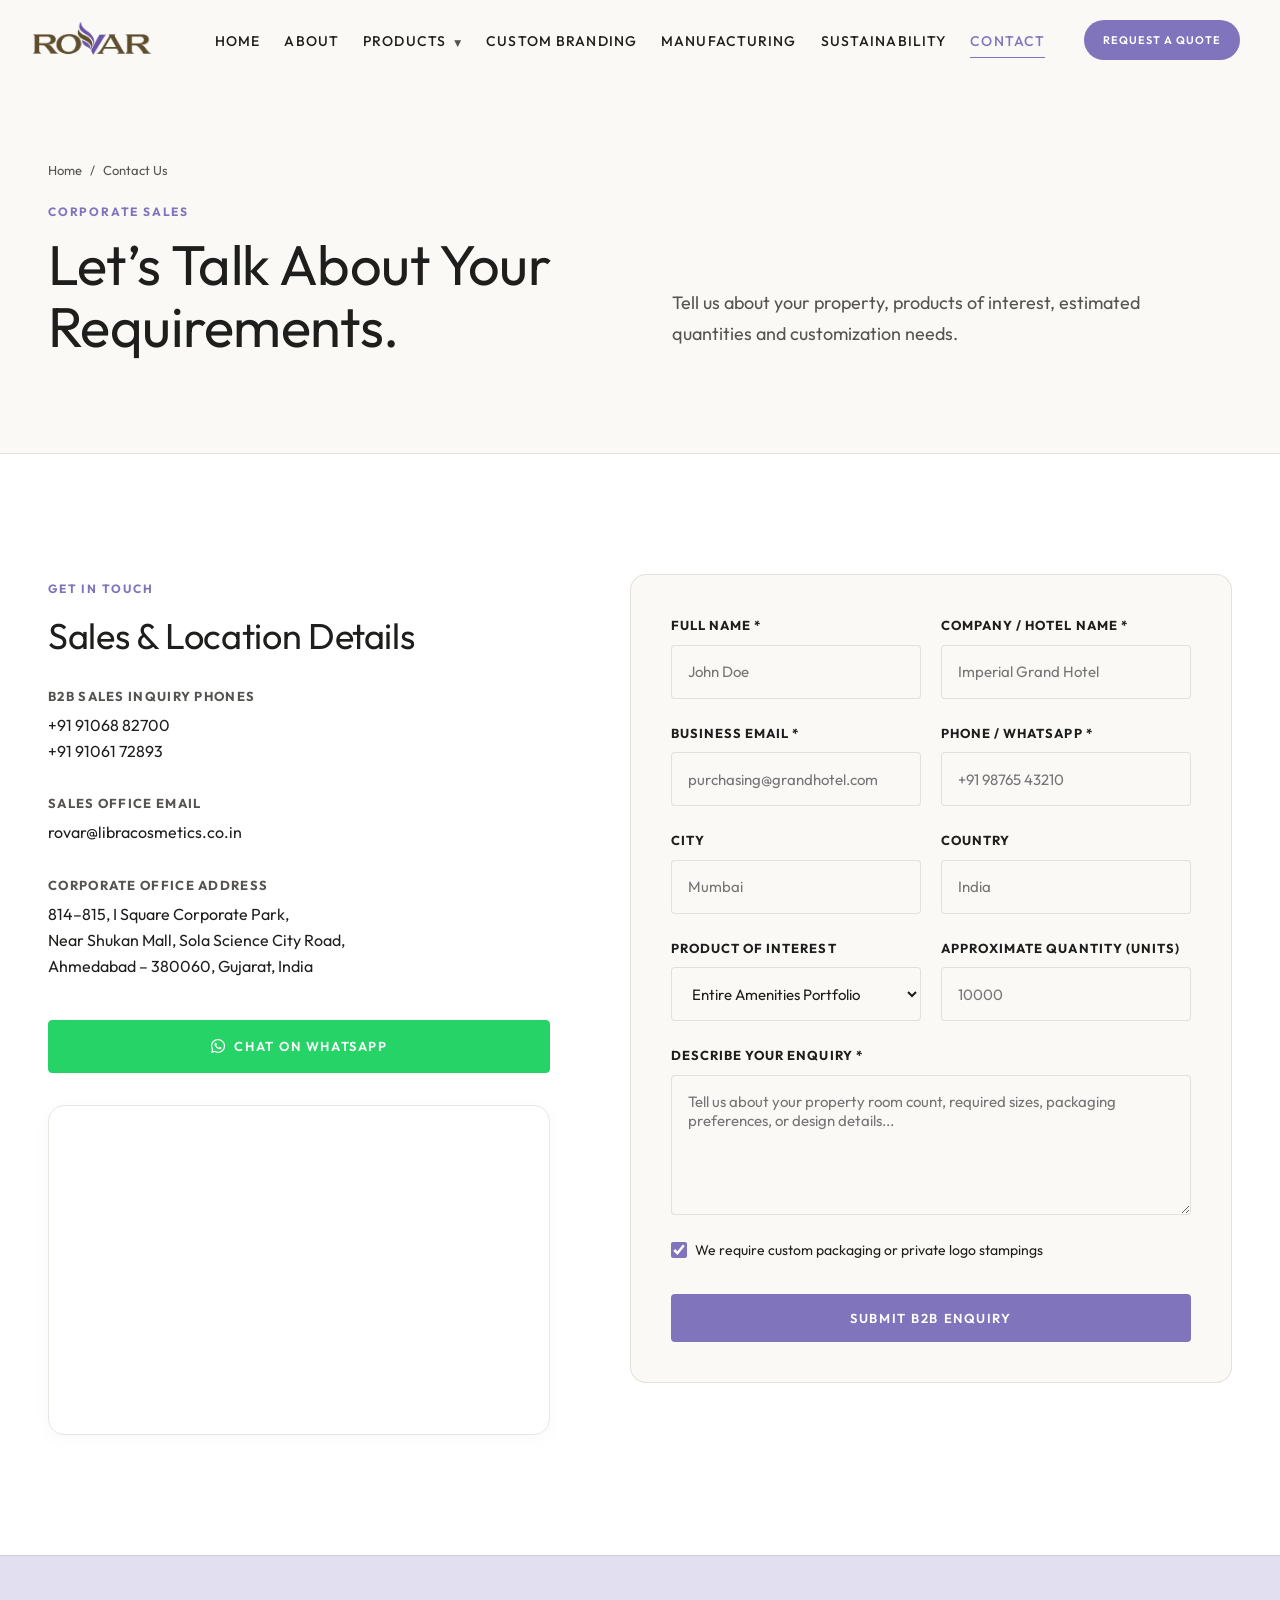
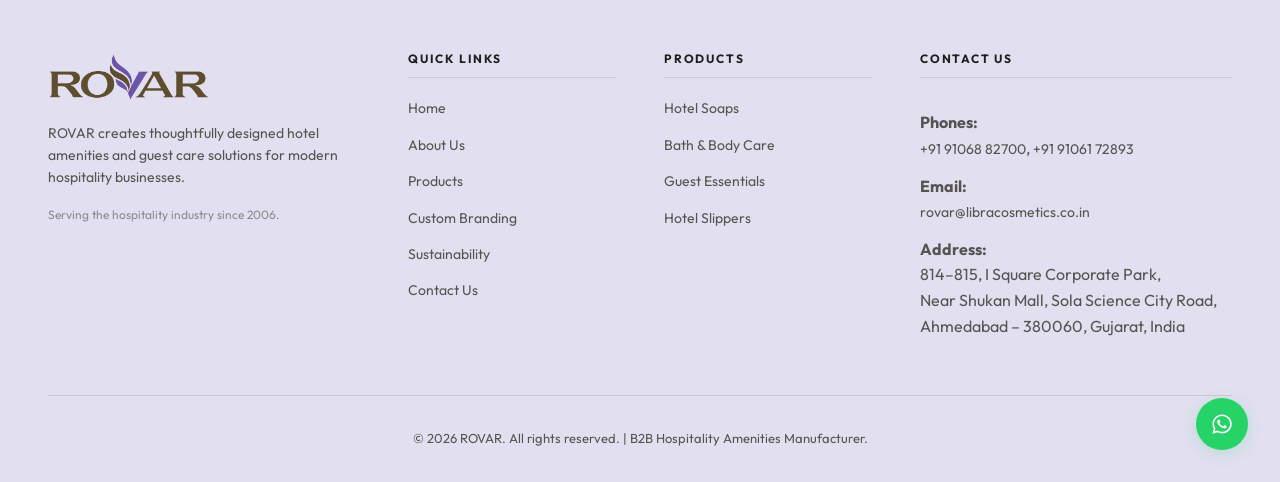
<file: contact.html>
<!DOCTYPE html>
<html lang="en">
<head>
  <meta charset="UTF-8">
  <meta name="viewport" content="width=device-width, initial-scale=1.0">
  
  <!-- SEO Metadata -->
  <title>Contact ROVAR — Hotel Amenities Manufacturer & Office Location</title>
  <meta name="description" content="Contact ROVAR for premium hotel amenities, guest toiletries, and slippers. Request quotes, custom branding details, bulk supplies, or visit our Ahmedabad office.">
  <link rel="canonical" href="contact.html">
  
  <!-- Open Graph -->
  <meta property="og:type" content="website">
  <meta property="og:title" content="Contact ROVAR B2B Hospitality Amenities — Ahmedabad">
  <meta property="og:description" content="Reach our corporate sales desk. Request bulk quotes, pricing catalogs, and custom print samples.">
  <meta property="og:image" content="images/logo2.png">
  
  <!-- Fonts & Stylesheet -->
  <link rel="stylesheet" href="css/style.css">
  
</head>
<body>

  <!-- Mobile Drawer Menu Overlay -->
  <div class="mobile-drawer-overlay" id="drawer-overlay"></div>

  <!-- HEADER -->
  <header class="header-wrapper">
    <div class="global-header">
      <a href="index.html" class="logo" aria-label="ROVAR Homepage">
        <img src="images/logo2.png" alt="ROVAR Logo">
      </a>
      
      <!-- Desktop Menu -->
      <nav class="desktop-nav" aria-label="Main Navigation">
        <ul class="nav-menu">
          <li><a href="index.html" class="nav-link">Home</a></li>
          <li><a href="about.html" class="nav-link">About</a></li>
          <li class="has-dropdown" aria-haspopup="true">
            <a href="products.html" class="nav-link">
              Products <span class="dropdown-indicator">▼</span>
            </a>
            <div class="dropdown-menu" role="menu">
              <a href="products.html" class="dropdown-item">
                <span class="dropdown-item-title">All Products <span class="dropdown-arrow">→</span></span>
                <span class="dropdown-item-desc">Browse our entire hospitality catalog</span>
              </a>
              <a href="hotel-soaps.html" class="dropdown-item">
                <span class="dropdown-item-title">Hotel Soaps <span class="dropdown-arrow">→</span></span>
                <span class="dropdown-item-desc">Classic and glycerine guest cleansing bars</span>
              </a>
              <a href="bath-body-care.html" class="dropdown-item">
                <span class="dropdown-item-title">Bath & Body Care <span class="dropdown-arrow">→</span></span>
                <span class="dropdown-item-desc">Premium shampoos, conditioners, and body washes</span>
              </a>
              <a href="guest-room-essentials.html" class="dropdown-item">
                <span class="dropdown-item-title">Guest Room Essentials <span class="dropdown-arrow">→</span></span>
                <span class="dropdown-item-desc">Accessory kits and personal care room essentials</span>
              </a>
              <a href="hotel-slippers.html" class="dropdown-item">
                <span class="dropdown-item-title">Hotel Slippers <span class="dropdown-arrow">→</span></span>
                <span class="dropdown-item-desc">Terry, fleece, and waffle comfort slippers</span>
              </a>
            </div>
          </li>
          <li><a href="custom-branding.html" class="nav-link">Custom Branding</a></li>
          <li><a href="manufacturing.html" class="nav-link">Manufacturing</a></li>
          <li><a href="sustainability.html" class="nav-link">Sustainability</a></li>
          <li><a href="contact.html" class="nav-link active">Contact</a></li>
        </ul>
      </nav>
      
      <!-- CTA Button -->
      <div class="header-cta">
        <a href="contact.html" class="btn btn-primary">Request a Quote</a>
      </div>
      
      <!-- Mobile Burger Menu Button -->
      <button class="hamburger" id="hamburger" aria-label="Toggle menu" aria-controls="mobile-nav-drawer">
        <span></span>
        <span></span>
        <span></span>
      </button>
    </div>
  </header>

  <!-- Mobile Drawer Menu -->
  <aside class="mobile-nav-drawer" id="mobile-nav-drawer" aria-label="Mobile Navigation">
    <ul class="mobile-menu">
      <li><a href="index.html" class="mobile-nav-link">Home</a></li>
      <li><a href="about.html" class="mobile-nav-link">About</a></li>
      <li>
        <button class="mobile-nav-link mobile-submenu-toggle">
          Products <span class="arrow-icon">▼</span>
        </button>
        <ul class="mobile-submenu">
          <li><a href="products.html" class="mobile-submenu-link">All Products</a></li>
          <li><a href="hotel-soaps.html" class="mobile-submenu-link">Hotel Soaps</a></li>
          <li><a href="bath-body-care.html" class="mobile-submenu-link">Bath & Body Care</a></li>
          <li><a href="guest-room-essentials.html" class="mobile-submenu-link">Guest Essentials</a></li>
          <li><a href="hotel-slippers.html" class="mobile-submenu-link">Hotel Slippers</a></li>
        </ul>
      </li>
      <li><a href="custom-branding.html" class="mobile-nav-link">Custom Branding</a></li>
      <li><a href="manufacturing.html" class="mobile-nav-link">Manufacturing</a></li>
      <li><a href="sustainability.html" class="mobile-nav-link">Sustainability</a></li>
      <li><a href="contact.html" class="mobile-nav-link active">Contact</a></li>
    </ul>
    
    <div class="mobile-drawer-footer">
      <a href="contact.html" class="btn btn-primary" style="width: 100%;">Request a Quote</a>
      <a href="https://wa.me/919106882700?text=Hello%20ROVAR,%20I%20am%20interested%20in%20discussing%20amenity%20pricing." class="btn btn-whatsapp" style="width: 100%; justify-content: center;"><svg class="whatsapp-btn-icon" xmlns="http://www.w3.org/2000/svg" viewBox="0 0 448 512" width="16" height="16" fill="currentColor" style="margin-right: 8px; vertical-align: middle; display: inline-block;"><path d="M380.9 97.1C339 55.1 283.2 32 223.9 32c-122.4 0-222 99.6-222 222 0 39.1 10.2 77.3 29.6 111L3 480l117.7-30.9c32.4 17.7 68.9 27 106.1 27h.1c122.3 0 224.1-99.6 224.1-222 0-59.3-25.2-115-67.1-157zm-157 341.6c-33.2 0-65.7-8.9-94-25.7l-6.7-4-69.8 18.3L72 359.2l-4.4-7c-18.5-29.4-28.2-63.3-28.2-98.2 0-101.7 82.8-184.5 184.6-184.5 49.3 0 95.6 19.2 130.4 54.1 34.8 34.9 56.2 81.2 56.1 130.5 0 101.8-84.9 184.6-186.6 184.6zm101.2-138.2c-5.5-2.8-32.8-16.2-37.9-18-5.1-1.9-8.8-2.8-12.5 2.8-3.7 5.6-14.3 18-17.6 21.8-3.2 3.7-6.5 4.2-12 1.4-32.6-16.3-54-29.1-75.5-66-5.7-9.8 5.7-9.1 16.3-30.3 1.8-3.7.9-6.9-.5-9.7-1.4-2.8-12.5-30.1-17.1-41.2-4.5-10.8-9.1-9.3-12.5-9.5-3.2-.2-6.9-.2-10.6-.2-3.7 0-9.7 1.4-14.8 6.9-5.1 5.6-19.4 19-19.4 46.3 0 27.3 19.9 53.7 22.6 57.4 2.8 3.7 39.1 59.7 94.8 83.8 35.2 15.2 49 16.5 66.6 13.9 10.7-1.6 32.8-13.4 37.4-26.4 4.6-13 4.6-24.1 3.2-26.4-1.3-2.5-5-3.9-10.5-6.6z"/></svg>Chat on WhatsApp
      </a>
    </div>
  </aside>

  <!-- SECTION 1: PAGE HERO (Editorial) -->
  <section class="hero-editorial" aria-label="Contact Page Intro">
    <div class="container">
      <div class="breadcrumbs">
        <a href="index.html">Home</a> / <span>Contact Us</span>
      </div>
      <div class="hero-editorial-layout reveal-up">
        <div class="hero-editorial-left">
          <span class="label-small">Corporate Sales</span>
          <h1>Let’s Talk About Your Requirements.</h1>
        </div>
        <div class="hero-editorial-right">
          <p>Tell us about your property, products of interest, estimated quantities and customization needs.</p>
        </div>
      </div>
    </div>
  </section>

  <!-- SECTION 2: CONTACT GRID & FORM -->
  <section class="section section-white" aria-label="B2B Address and Form">
    <div class="container">
      <div class="contact-grid">
        <!-- Left: Address & details -->
        <div class="reveal-up">
          <span class="label-small">Get in Touch</span>
          <h2 class="sec-title" style="font-size: 36px; line-height: 1.15; margin-bottom: 32px;">Sales & Location Details</h2>
          
          <div class="contact-info-list">
            <div class="contact-details-box">
              <h3>B2B Sales Inquiry Phones</h3>
              <p>
                <a href="tel:+919106882700">+91 91068 82700</a><br>
                <a href="tel:+919106172893">+91 91061 72893</a>
              </p>
            </div>
            
            <div class="contact-details-box">
              <h3>Sales Office Email</h3>
              <p><a href="mailto:rovar@libracosmetics.co.in">rovar@libracosmetics.co.in</a></p>
            </div>
            
            <div class="contact-details-box">
              <h3>Corporate Office Address</h3>
              <p>
                814–815, I Square Corporate Park,<br>
                Near Shukan Mall, Sola Science City Road,<br>
                Ahmedabad – 380060, Gujarat, India
              </p>
            </div>

            <div class="contact-details-box" style="margin-top: 8px;">
              <a href="https://wa.me/919106882700?text=Hello%20ROVAR,%20I%20am%20interested%20in%20a%20hotel%20amenity%20quote." class="btn btn-whatsapp" style="justify-content: center; display: flex; width: 100%;">
                <svg class="whatsapp-btn-icon" xmlns="http://www.w3.org/2000/svg" viewBox="0 0 448 512" width="16" height="16" fill="currentColor" style="margin-right: 8px; vertical-align: middle; display: inline-block;"><path d="M380.9 97.1C339 55.1 283.2 32 223.9 32c-122.4 0-222 99.6-222 222 0 39.1 10.2 77.3 29.6 111L3 480l117.7-30.9c32.4 17.7 68.9 27 106.1 27h.1c122.3 0 224.1-99.6 224.1-222 0-59.3-25.2-115-67.1-157zm-157 341.6c-33.2 0-65.7-8.9-94-25.7l-6.7-4-69.8 18.3L72 359.2l-4.4-7c-18.5-29.4-28.2-63.3-28.2-98.2 0-101.7 82.8-184.5 184.6-184.5 49.3 0 95.6 19.2 130.4 54.1 34.8 34.9 56.2 81.2 56.1 130.5 0 101.8-84.9 184.6-186.6 184.6zm101.2-138.2c-5.5-2.8-32.8-16.2-37.9-18-5.1-1.9-8.8-2.8-12.5 2.8-3.7 5.6-14.3 18-17.6 21.8-3.2 3.7-6.5 4.2-12 1.4-32.6-16.3-54-29.1-75.5-66-5.7-9.8 5.7-9.1 16.3-30.3 1.8-3.7.9-6.9-.5-9.7-1.4-2.8-12.5-30.1-17.1-41.2-4.5-10.8-9.1-9.3-12.5-9.5-3.2-.2-6.9-.2-10.6-.2-3.7 0-9.7 1.4-14.8 6.9-5.1 5.6-19.4 19-19.4 46.3 0 27.3 19.9 53.7 22.6 57.4 2.8 3.7 39.1 59.7 94.8 83.8 35.2 15.2 49 16.5 66.6 13.9 10.7-1.6 32.8-13.4 37.4-26.4 4.6-13 4.6-24.1 3.2-26.4-1.3-2.5-5-3.9-10.5-6.6z"/></svg>Chat on WhatsApp
              </a>
            </div>
          </div>

          <!-- Embedded Map -->
          <div class="map-container-custom">
            <iframe src="https://maps.google.com/maps?q=23.07022,72.51785&z=16&output=embed" width="100%" height="320" style="border:0;" allowfullscreen="" loading="lazy" aria-label="ROVAR Office Google Map"></iframe>
          </div>
        </div>

        <!-- Right: Premium Form -->
        <div class="reveal-up" style="background-color: var(--bg-primary); padding: 40px; border-radius: var(--radius-lg); border: 1px solid var(--border-soft);">
          <div class="form-msg" id="form-alert"></div>
          
          <form id="enquiry-form" novalidate>
            <div class="form-row-custom">
              <!-- Full Name -->
              <div class="form-group-custom">
                <label for="full-name" class="form-label-custom">Full Name *</label>
                <input type="text" id="full-name" class="form-input-custom" placeholder="John Doe" required>
              </div>
              <!-- Hotel Name -->
              <div class="form-group-custom">
                <label for="hotel-name" class="form-label-custom">Company / Hotel Name *</label>
                <input type="text" id="hotel-name" class="form-input-custom" placeholder="Imperial Grand Hotel" required>
              </div>
            </div>

            <div class="form-row-custom">
              <!-- Email -->
              <div class="form-group-custom">
                <label for="email" class="form-label-custom">Business Email *</label>
                <input type="email" id="email" class="form-input-custom" placeholder="purchasing@grandhotel.com" required>
              </div>
              <!-- Phone -->
              <div class="form-group-custom">
                <label for="phone" class="form-label-custom">Phone / WhatsApp *</label>
                <input type="tel" id="phone" class="form-input-custom" placeholder="+91 98765 43210" required>
              </div>
            </div>

            <div class="form-row-custom">
              <!-- City -->
              <div class="form-group-custom">
                <label for="city" class="form-label-custom">City</label>
                <input type="text" id="city" class="form-input-custom" placeholder="Mumbai">
              </div>
              <!-- Country -->
              <div class="form-group-custom">
                <label for="country" class="form-label-custom">Country</label>
                <input type="text" id="country" class="form-input-custom" placeholder="India">
              </div>
            </div>

            <div class="form-row-custom">
              <!-- Product interest selection -->
              <div class="form-group-custom">
                <label for="interest-select" class="form-label-custom">Product of Interest</label>
                <select id="interest-select" class="form-input-custom" style="padding-right: 24px;">
                  <option value="all">Entire Amenities Portfolio</option>
                  <option value="soaps">Cleansing Guest Soaps</option>
                  <option value="liquids">Shampoos & Body Wash Liquids</option>
                  <option value="kits">Accessories & Grooming Kits</option>
                  <option value="slippers">Hotel Bedroom Slippers</option>
                </select>
              </div>
              <!-- Approx qty -->
              <div class="form-group-custom">
                <label for="est-qty" class="form-label-custom">Approximate Quantity (Units)</label>
                <input type="number" id="est-qty" class="form-input-custom" placeholder="10000">
              </div>
            </div>

            <!-- Message -->
            <div class="form-group-custom">
              <label for="message" class="form-label-custom">Describe Your Enquiry *</label>
              <textarea id="message" class="form-input-custom" placeholder="Tell us about your property room count, required sizes, packaging preferences, or design details..." required></textarea>
            </div>

            <!-- Custom branding checkbox -->
            <div class="form-group-custom" style="margin-bottom: 32px;">
              <label class="form-checkbox-custom">
                <input type="checkbox" id="branding-required" checked>
                <span>We require custom packaging or private logo stampings</span>
              </label>
            </div>

            <!-- Submit -->
            <button type="submit" class="btn btn-primary" style="width: 100%;">Submit B2B Enquiry</button>
          </form>
        </div>
      </div>
    </div>
  </section>

  <!-- FOOTER -->
  <footer class="footer-editorial">
    <div class="container">
      <div class="footer-columns-grid">
        <!-- Col 1: Brand Info -->
        <div class="footer-column-info">
          <a href="index.html" class="footer-brand-logo">
            <img src="images/logo2.png" alt="ROVAR Logo">
          </a>
          <p class="footer-brand-desc">ROVAR creates thoughtfully designed hotel amenities and guest care solutions for modern hospitality businesses.</p>
          <p class="footer-brand-desc" style="font-size: 12px; opacity: 0.6;">Serving the hospitality industry since 2006.</p>
        </div>

        <!-- Col 2: Quick links -->
        <div>
          <h3 class="footer-col-title">Quick Links</h3>
          <ul class="footer-links-list">
            <li><a href="index.html">Home</a></li>
            <li><a href="about.html">About Us</a></li>
            <li><a href="products.html">Products</a></li>
            <li><a href="custom-branding.html">Custom Branding</a></li>
            <li><a href="sustainability.html">Sustainability</a></li>
            <li><a href="contact.html">Contact Us</a></li>
          </ul>
        </div>

        <!-- Col 3: Products -->
        <div>
          <h3 class="footer-col-title">Products</h3>
          <ul class="footer-links-list">
            <li><a href="hotel-soaps.html">Hotel Soaps</a></li>
            <li><a href="bath-body-care.html">Bath & Body Care</a></li>
            <li><a href="guest-room-essentials.html">Guest Essentials</a></li>
            <li><a href="hotel-slippers.html">Hotel Slippers</a></li>
          </ul>
        </div>

        <!-- Col 4: Contact info -->
        <div class="footer-column-info">
          <h3 class="footer-col-title">Contact Us</h3>
          <div class="footer-links-list" style="gap: 12px; font-size: 14px;">
            <p><strong>Phones:</strong><br>
              <a href="tel:+919106882700" style="display:inline;">+91 91068 82700</a>, 
              <a href="tel:+919106172893" style="display:inline;">+91 91061 72893</a>
            </p>
            <p><strong>Email:</strong><br>
              <a href="mailto:rovar@libracosmetics.co.in">rovar@libracosmetics.co.in</a>
            </p>
            <p><strong>Address:</strong><br>
              814–815, I Square Corporate Park,<br>
              Near Shukan Mall, Sola Science City Road,<br>
              Ahmedabad – 380060, Gujarat, India
            </p>
          </div>
        </div>
      </div>
      
      <div class="footer-bottom-line">
        &copy; 2026 ROVAR. All rights reserved. | B2B Hospitality Amenities Manufacturer.
      </div>
    </div>
  </footer>

  <!-- Floating Actions -->
  <div class="whatsapp-float-widget" aria-label="Quick WhatsApp chat">
    <a href="https://wa.me/919106882700?text=Hello%20ROVAR,%20I%20am%20interested%20in%20your%20hotel%20amenities." class="whatsapp-float-widget-btn" target="_blank" rel="noopener noreferrer"><svg class="whatsapp-svg-icon" xmlns="http://www.w3.org/2000/svg" viewBox="0 0 448 512" width="22" height="22" fill="currentColor" style="display: block;"><path d="M380.9 97.1C339 55.1 283.2 32 223.9 32c-122.4 0-222 99.6-222 222 0 39.1 10.2 77.3 29.6 111L3 480l117.7-30.9c32.4 17.7 68.9 27 106.1 27h.1c122.3 0 224.1-99.6 224.1-222 0-59.3-25.2-115-67.1-157zm-157 341.6c-33.2 0-65.7-8.9-94-25.7l-6.7-4-69.8 18.3L72 359.2l-4.4-7c-18.5-29.4-28.2-63.3-28.2-98.2 0-101.7 82.8-184.5 184.6-184.5 49.3 0 95.6 19.2 130.4 54.1 34.8 34.9 56.2 81.2 56.1 130.5 0 101.8-84.9 184.6-186.6 184.6zm101.2-138.2c-5.5-2.8-32.8-16.2-37.9-18-5.1-1.9-8.8-2.8-12.5 2.8-3.7 5.6-14.3 18-17.6 21.8-3.2 3.7-6.5 4.2-12 1.4-32.6-16.3-54-29.1-75.5-66-5.7-9.8 5.7-9.1 16.3-30.3 1.8-3.7.9-6.9-.5-9.7-1.4-2.8-12.5-30.1-17.1-41.2-4.5-10.8-9.1-9.3-12.5-9.5-3.2-.2-6.9-.2-10.6-.2-3.7 0-9.7 1.4-14.8 6.9-5.1 5.6-19.4 19-19.4 46.3 0 27.3 19.9 53.7 22.6 57.4 2.8 3.7 39.1 59.7 94.8 83.8 35.2 15.2 49 16.5 66.6 13.9 10.7-1.6 32.8-13.4 37.4-26.4 4.6-13 4.6-24.1 3.2-26.4-1.3-2.5-5-3.9-10.5-6.6z"/></svg></a>
  </div>
  
  <button class="back-to-top-btn" id="back-to-top" aria-label="Scroll Back to Top">↑</button>

  <!-- Scripts -->
  <script src="data/config.js"></script>
  <script src="js/main.js"></script>
</body>
</html>
</file>
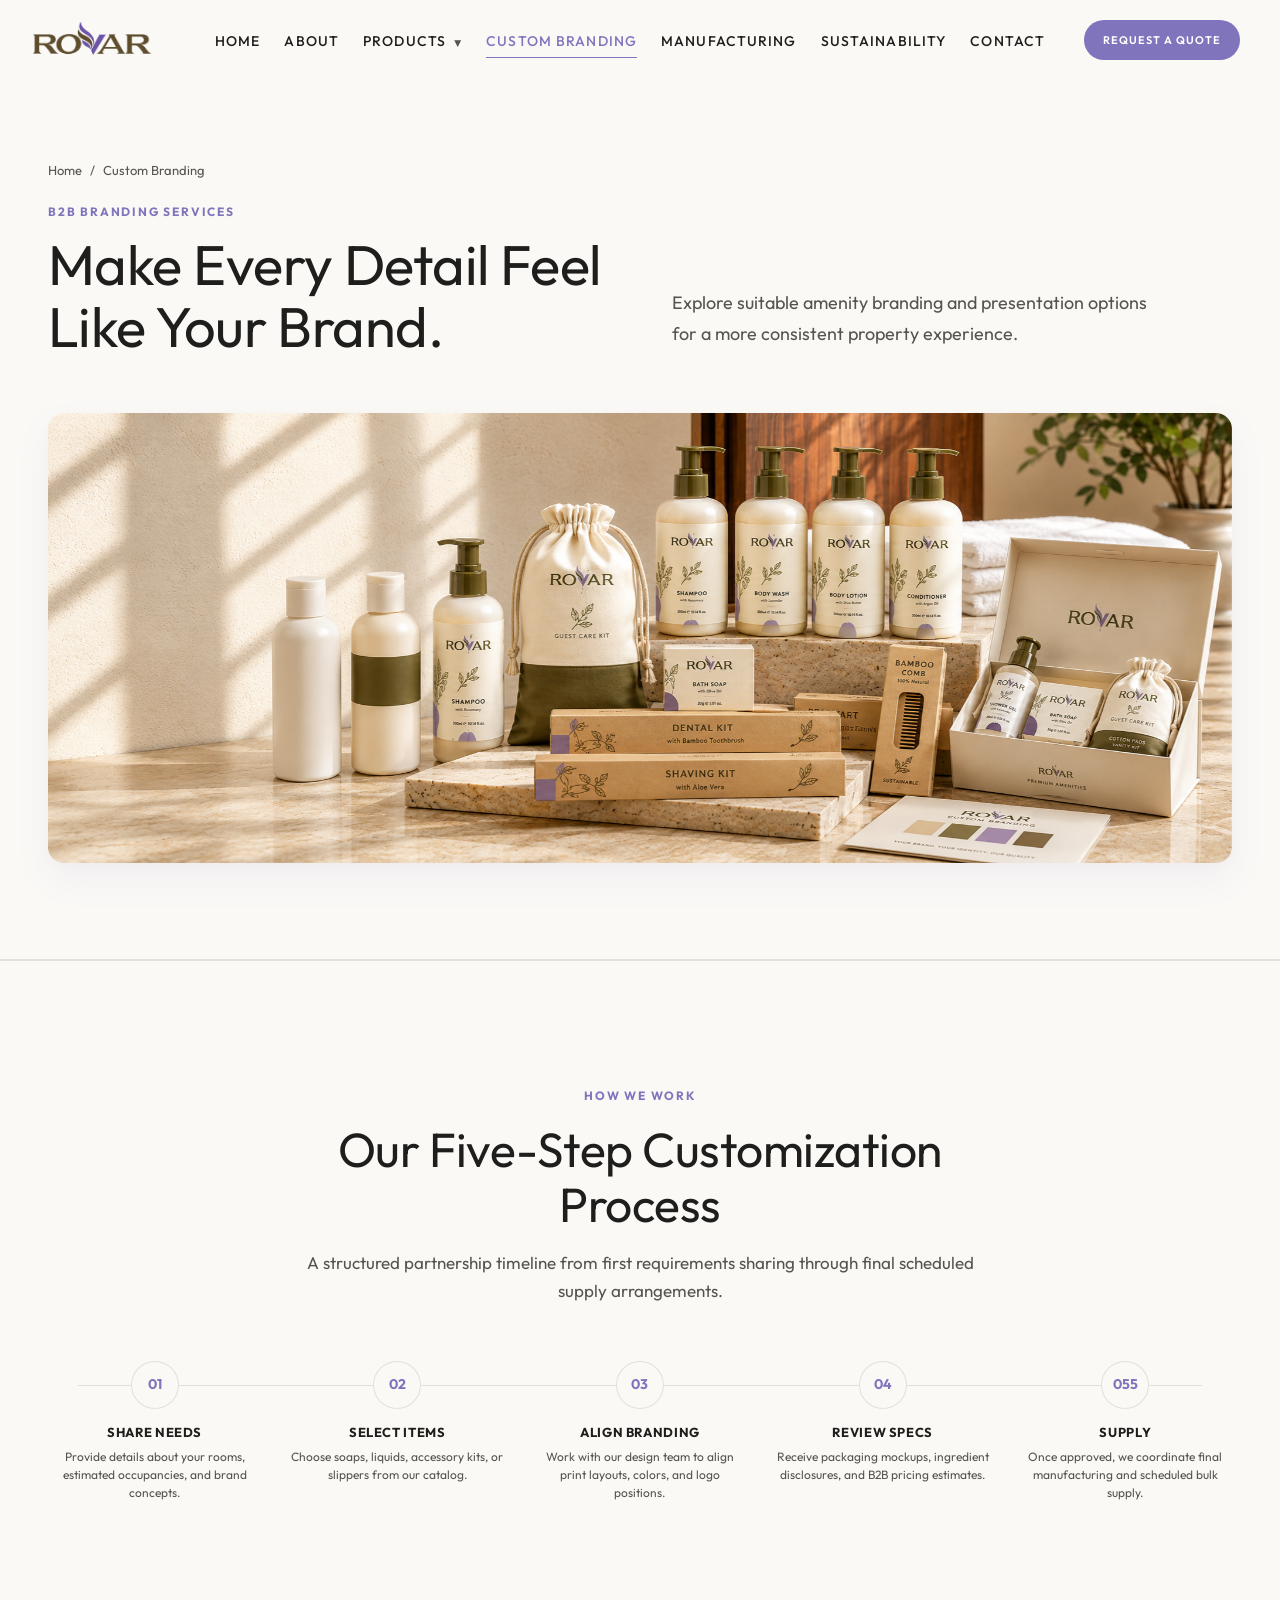
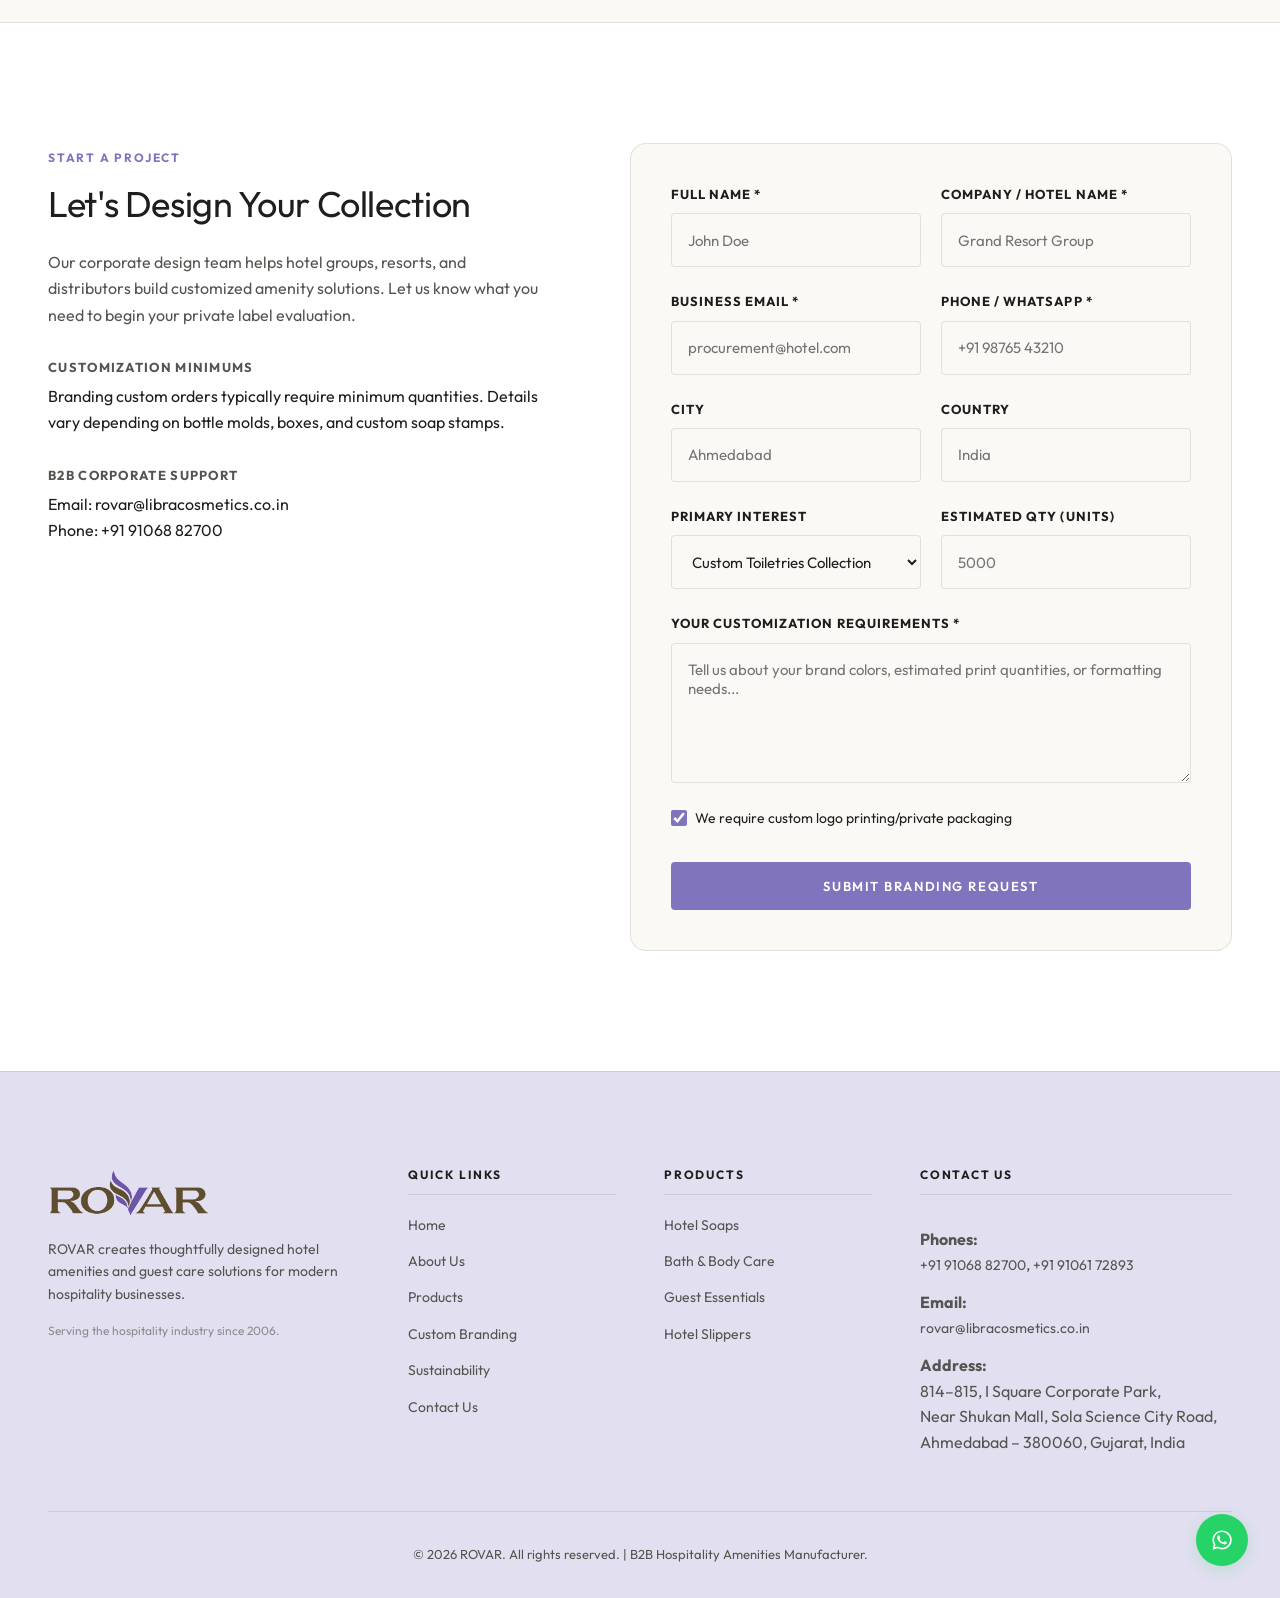
<file: custom-branding.html>
<!DOCTYPE html>
<html lang="en">
  <head>
    <meta charset="UTF-8" />
    <meta name="viewport" content="width=device-width, initial-scale=1.0" />

    <!-- SEO Metadata -->
    <title>Private Label Hotel Toiletries & Custom Branding — ROVAR</title>
    <meta name="description" content="Explore ROVAR's private labeling and custom hotel amenities branding services. Personalize guest soaps, shampoos, and room accessory kits." />
    <link rel="canonical" href="custom-branding.html" />

    <!-- Open Graph -->
    <meta property="og:type" content="website" />
    <meta property="og:title" content="Private Label Hotel Amenities Customization — ROVAR" />
    <meta property="og:description" content="Add your property logo, print themes, and custom colors to our luxury hotel toiletries." />
    <meta property="og:image" content="images/basket.png" />

    <!-- Fonts & Stylesheet -->
    <link rel="stylesheet" href="css/style.css" />
  </head>
  <body>
    <!-- Mobile Drawer Menu Overlay -->
    <div class="mobile-drawer-overlay" id="drawer-overlay"></div>

    <!-- HEADER -->
    <header class="header-wrapper">
      <div class="global-header">
        <a href="index.html" class="logo" aria-label="ROVAR Homepage"><img src="images/logo2.png" alt="ROVAR Logo" /></a>

        <!-- Desktop Menu -->
        <nav class="desktop-nav" aria-label="Main Navigation">
          <ul class="nav-menu">
            <li>
              <a href="index.html" class="nav-link">Home</a>
            </li>
            <li>
              <a href="about.html" class="nav-link">About</a>
            </li>
            <li class="has-dropdown" aria-haspopup="true">
              <a href="products.html" class="nav-link">Products <span class="dropdown-indicator">▼</span></a>
              <div class="dropdown-menu" role="menu">
                <a href="products.html" class="dropdown-item">
                  <span class="dropdown-item-title">All Products <span class="dropdown-arrow">→</span></span>
                  <span class="dropdown-item-desc">Browse our entire hospitality catalog</span>
                </a>
                <a href="hotel-soaps.html" class="dropdown-item">
                  <span class="dropdown-item-title">Hotel Soaps <span class="dropdown-arrow">→</span></span>
                  <span class="dropdown-item-desc">Classic and glycerine guest cleansing bars</span>
                </a>
                <a href="bath-body-care.html" class="dropdown-item">
                  <span class="dropdown-item-title">Bath & Body Care <span class="dropdown-arrow">→</span></span>
                  <span class="dropdown-item-desc">Premium shampoos, conditioners, and body washes</span>
                </a>
                <a href="guest-room-essentials.html" class="dropdown-item">
                  <span class="dropdown-item-title">Guest Room Essentials <span class="dropdown-arrow">→</span></span>
                  <span class="dropdown-item-desc">Accessory kits and personal care room essentials</span>
                </a>
                <a href="hotel-slippers.html" class="dropdown-item">
                  <span class="dropdown-item-title">Hotel Slippers <span class="dropdown-arrow">→</span></span>
                  <span class="dropdown-item-desc">Terry, fleece, and waffle comfort slippers</span>
                </a>
              </div>
            </li>
            <li>
              <a href="custom-branding.html" class="nav-link active">Custom Branding</a>
            </li>
            <li>
              <a href="manufacturing.html" class="nav-link">Manufacturing</a>
            </li>
            <li>
              <a href="sustainability.html" class="nav-link">Sustainability</a>
            </li>
            <li>
              <a href="contact.html" class="nav-link">Contact</a>
            </li>
          </ul>
        </nav>

        <!-- CTA Button -->
        <div class="header-cta">
          <a href="contact.html" class="btn btn-primary">Request a Quote</a>
        </div>

        <!-- Mobile Burger Menu Button -->
        <button class="hamburger" id="hamburger" aria-label="Toggle menu" aria-controls="mobile-nav-drawer">
          <span></span>
          <span></span>
          <span></span>
        </button>
      </div>
    </header>

    <!-- Mobile Drawer Menu -->
    <aside class="mobile-nav-drawer" id="mobile-nav-drawer" aria-label="Mobile Navigation">
      <ul class="mobile-menu">
        <li>
          <a href="index.html" class="mobile-nav-link">Home</a>
        </li>
        <li>
          <a href="about.html" class="mobile-nav-link">About</a>
        </li>
        <li>
          <button class="mobile-nav-link mobile-submenu-toggle">Products <span class="arrow-icon">▼</span></button>
          <ul class="mobile-submenu">
            <li>
              <a href="products.html" class="mobile-submenu-link">All Products</a>
            </li>
            <li>
              <a href="hotel-soaps.html" class="mobile-submenu-link">Hotel Soaps</a>
            </li>
            <li>
              <a href="bath-body-care.html" class="mobile-submenu-link">Bath & Body Care</a>
            </li>
            <li>
              <a href="guest-room-essentials.html" class="mobile-submenu-link">Guest Essentials</a>
            </li>
            <li>
              <a href="hotel-slippers.html" class="mobile-submenu-link">Hotel Slippers</a>
            </li>
          </ul>
        </li>
        <li>
          <a href="custom-branding.html" class="mobile-nav-link active">Custom Branding</a>
        </li>
        <li>
          <a href="manufacturing.html" class="mobile-nav-link">Manufacturing</a>
        </li>
        <li>
          <a href="sustainability.html" class="mobile-nav-link">Sustainability</a>
        </li>
        <li>
          <a href="contact.html" class="mobile-nav-link">Contact</a>
        </li>
      </ul>

      <div class="mobile-drawer-footer">
        <a href="contact.html" class="btn btn-primary" style="width: 100%;">Request a Quote</a>
        <a href="https://wa.me/919106882700?text=Hello%20ROVAR,%20I%20am%20interested%20in%20custom%20branding%20options." class="btn btn-whatsapp" style="width: 100%; justify-content: center;">
          <svg class="whatsapp-btn-icon" xmlns="http://www.w3.org/2000/svg" viewBox="0 0 448 512" width="16" height="16" fill="currentColor" style="margin-right: 8px; vertical-align: middle; display: inline-block;">
            <path d="M380.9 97.1C339 55.1 283.2 32 223.9 32c-122.4 0-222 99.6-222 222 0 39.1 10.2 77.3 29.6 111L3 480l117.7-30.9c32.4 17.7 68.9 27 106.1 27h.1c122.3 0 224.1-99.6 224.1-222 0-59.3-25.2-115-67.1-157zm-157 341.6c-33.2 0-65.7-8.9-94-25.7l-6.7-4-69.8 18.3L72 359.2l-4.4-7c-18.5-29.4-28.2-63.3-28.2-98.2 0-101.7 82.8-184.5 184.6-184.5 49.3 0 95.6 19.2 130.4 54.1 34.8 34.9 56.2 81.2 56.1 130.5 0 101.8-84.9 184.6-186.6 184.6zm101.2-138.2c-5.5-2.8-32.8-16.2-37.9-18-5.1-1.9-8.8-2.8-12.5 2.8-3.7 5.6-14.3 18-17.6 21.8-3.2 3.7-6.5 4.2-12 1.4-32.6-16.3-54-29.1-75.5-66-5.7-9.8 5.7-9.1 16.3-30.3 1.8-3.7.9-6.9-.5-9.7-1.4-2.8-12.5-30.1-17.1-41.2-4.5-10.8-9.1-9.3-12.5-9.5-3.2-.2-6.9-.2-10.6-.2-3.7 0-9.7 1.4-14.8 6.9-5.1 5.6-19.4 19-19.4 46.3 0 27.3 19.9 53.7 22.6 57.4 2.8 3.7 39.1 59.7 94.8 83.8 35.2 15.2 49 16.5 66.6 13.9 10.7-1.6 32.8-13.4 37.4-26.4 4.6-13 4.6-24.1 3.2-26.4-1.3-2.5-5-3.9-10.5-6.6z" />
          </svg>Chat on WhatsApp
        </a>
      </div>
    </aside>

    <!-- SECTION 1: PAGE HERO (Editorial) -->
    <section class="hero-editorial" aria-label="Custom Branding Intro">
      <div class="container">
        <div class="breadcrumbs">
          <a href="index.html">Home</a> / <span>Custom Branding</span>
        </div>
        <div class="hero-editorial-layout reveal-up">
          <div class="hero-editorial-left">
            <span class="label-small">B2B Branding Services</span>
            <h1>Make Every Detail Feel Like Your Brand.</h1>
          </div>
          <div class="hero-editorial-right">
            <p>Explore suitable amenity branding and presentation options for a more consistent property experience.</p>
          </div>
        </div>
        <div class="hero-image-block reveal-up">
          <img src="images/custombranding.png" alt="Private label customized amenities packaging display" />
        </div>
      </div>
    </section>

    <!-- SECTION 2: PROCESS TIMELINE SECTION -->
    <section class="section section-sand" aria-label="Branding Workflow Process">
      <div class="container">
        <div class="sec-header centered reveal-up">
          <span class="label-small">How We Work</span>
          <h2 class="sec-title">Our Five-Step Customization Process</h2>
          <p class="sec-desc">A structured partnership timeline from first requirements sharing through final scheduled supply arrangements.</p>
        </div>

        <!-- Process timeline: horizontal on desktop, vertical on mobile -->
        <div class="process-line-container reveal-up">
          <!-- Step 1 -->
          <div class="process-step-node">
            <div class="process-node-circle">01</div>
            <h3 class="process-node-title">Share Needs</h3>
            <p class="process-node-desc">Provide details about your rooms, estimated occupancies, and brand concepts.</p>
          </div>
          <!-- Step 2 -->
          <div class="process-step-node">
            <div class="process-node-circle">02</div>
            <h3 class="process-node-title">Select Items</h3>
            <p class="process-node-desc">Choose soaps, liquids, accessory kits, or slippers from our catalog.</p>
          </div>
          <!-- Step 3 -->
          <div class="process-step-node">
            <div class="process-node-circle">03</div>
            <h3 class="process-node-title">Align Branding</h3>
            <p class="process-node-desc">Work with our design team to align print layouts, colors, and logo positions.</p>
          </div>
          <!-- Step 4 -->
          <div class="process-step-node">
            <div class="process-node-circle">04</div>
            <h3 class="process-node-title">Review Specs</h3>
            <p class="process-node-desc">Receive packaging mockups, ingredient disclosures, and B2B pricing estimates.</p>
          </div>
          <!-- Step 5 -->
          <div class="process-step-node">
            <div class="process-node-circle">055</div>
            <h3 class="process-node-title">Supply</h3>
            <p class="process-node-desc">Once approved, we coordinate final manufacturing and scheduled bulk supply.</p>
          </div>
        </div>
      </div>
    </section>

    <!-- SECTION 3: DETAILED BRANDING FORM -->
    <section class="section section-white" aria-label="Branding Quote Form">
      <div class="container">
        <div class="contact-grid">
          <!-- Left: Context Info -->
          <div class="reveal-up">
            <span class="label-small">Start a Project</span>
            <h2 class="sec-title" style="font-size: 36px; line-height: 1.15; margin-bottom: 24px;">Let's Design Your Collection</h2>
            <p style="margin-bottom: 24px;">Our corporate design team helps hotel groups, resorts, and distributors build customized amenity solutions. Let us know what you need to begin your private label evaluation.</p>
            <div class="contact-info-list" style="margin-top: 32px;">
              <div class="contact-details-box">
                <h3>Customization Minimums</h3>
                <p>Branding custom orders typically require minimum quantities. Details vary depending on bottle molds, boxes, and custom soap stamps.</p>
              </div>
              <div class="contact-details-box">
                <h3>B2B Corporate Support</h3>
                <p>
                  Email: <a href="mailto:rovar@libracosmetics.co.in">rovar@libracosmetics.co.in</a><br />
                  Phone: +91 91068 82700
                </p>
              </div>
            </div>
          </div>

          <!-- Right: Form with input height 52px-58px and labels above -->
          <div class="reveal-up" style="background-color: var(--bg-primary); padding: 40px; border-radius: var(--radius-lg); border: 1px solid var(--border-soft);">
            <div class="form-msg" id="form-alert"></div>

            <form id="enquiry-form" novalidate>
              <div class="form-row-custom">
                <!-- Full Name -->
                <div class="form-group-custom">
                  <label for="full-name" class="form-label-custom">Full Name *</label>
                  <input type="text" id="full-name" class="form-input-custom" placeholder="John Doe" required />
                </div>
                <!-- Hotel Name -->
                <div class="form-group-custom">
                  <label for="hotel-name" class="form-label-custom">Company / Hotel Name *</label>
                  <input type="text" id="hotel-name" class="form-input-custom" placeholder="Grand Resort Group" required />
                </div>
              </div>

              <div class="form-row-custom">
                <!-- Email -->
                <div class="form-group-custom">
                  <label for="email" class="form-label-custom">Business Email *</label>
                  <input type="email" id="email" class="form-input-custom" placeholder="procurement@hotel.com" required />
                </div>
                <!-- Phone -->
                <div class="form-group-custom">
                  <label for="phone" class="form-label-custom">Phone / WhatsApp *</label>
                  <input type="tel" id="phone" class="form-input-custom" placeholder="+91 98765 43210" required />
                </div>
              </div>

              <div class="form-row-custom">
                <!-- City -->
                <div class="form-group-custom">
                  <label for="city" class="form-label-custom">City</label>
                  <input type="text" id="city" class="form-input-custom" placeholder="Ahmedabad" />
                </div>
                <!-- Country -->
                <div class="form-group-custom">
                  <label for="country" class="form-label-custom">Country</label>
                  <input type="text" id="country" class="form-input-custom" placeholder="India" />
                </div>
              </div>

              <!-- Product interest & qty -->
              <div class="form-row-custom">
                <div class="form-group-custom">
                  <label for="interest-select" class="form-label-custom">Primary Interest</label>
                  <select id="interest-select" class="form-input-custom" style="padding-right: 24px;">
                    <option value="all">Custom Toiletries Collection</option>
                    <option value="soaps">Private Label Guest Soaps</option>
                    <option value="liquids">Custom Bath & Body Liquids</option>
                    <option value="kits">Accessories & Room Kits</option>
                    <option value="slippers">Custom Logo slippers</option>
                  </select>
                </div>
                <div class="form-group-custom">
                  <label for="est-qty" class="form-label-custom">Estimated Qty (Units)</label>
                  <input type="number" id="est-qty" class="form-input-custom" placeholder="5000" />
                </div>
              </div>

              <!-- Message -->
              <div class="form-group-custom">
                <label for="message" class="form-label-custom">Your Customization Requirements *</label>
                <textarea id="message" class="form-input-custom" placeholder="Tell us about your brand colors, estimated print quantities, or formatting needs..." required></textarea>
              </div>

              <!-- Checkbox -->
              <div class="form-group-custom" style="margin-bottom: 32px;">
                <label class="form-checkbox-custom">
                  <input type="checkbox" id="branding-required" checked />
                  <span>We require custom logo printing/private packaging</span>
                </label>
              </div>

              <!-- Submit -->
              <button type="submit" class="btn btn-primary" style="width: 100%;">Submit Branding Request</button>
            </form>
          </div>
        </div>
      </div>
    </section>

    <!-- FOOTER -->
    <footer class="footer-editorial">
      <div class="container">
        <div class="footer-columns-grid">
          <!-- Col 1: Brand Info -->
          <div class="footer-column-info">
            <a href="index.html" class="footer-brand-logo"><img src="images/logo2.png" alt="ROVAR Logo" /></a>
            <p class="footer-brand-desc">ROVAR creates thoughtfully designed hotel amenities and guest care solutions for modern hospitality businesses.</p>
            <p class="footer-brand-desc" style="font-size: 12px; opacity: 0.6;">Serving the hospitality industry since 2006.</p>
          </div>

          <!-- Col 2: Quick links -->
          <div>
            <h3 class="footer-col-title">Quick Links</h3>
            <ul class="footer-links-list">
              <li>
                <a href="index.html">Home</a>
              </li>
              <li>
                <a href="about.html">About Us</a>
              </li>
              <li>
                <a href="products.html">Products</a>
              </li>
              <li>
                <a href="custom-branding.html">Custom Branding</a>
              </li>
              <li>
                <a href="sustainability.html">Sustainability</a>
              </li>
              <li>
                <a href="contact.html">Contact Us</a>
              </li>
            </ul>
          </div>

          <!-- Col 3: Products -->
          <div>
            <h3 class="footer-col-title">Products</h3>
            <ul class="footer-links-list">
              <li>
                <a href="hotel-soaps.html">Hotel Soaps</a>
              </li>
              <li>
                <a href="bath-body-care.html">Bath & Body Care</a>
              </li>
              <li>
                <a href="guest-room-essentials.html">Guest Essentials</a>
              </li>
              <li>
                <a href="hotel-slippers.html">Hotel Slippers</a>
              </li>
            </ul>
          </div>

          <!-- Col 4: Contact info -->
          <div class="footer-column-info">
            <h3 class="footer-col-title">Contact Us</h3>
            <div class="footer-links-list" style="gap: 12px; font-size: 14px;">
              <p>
                <strong>Phones:</strong><br />
                <a href="tel:+919106882700" style="display:inline;">+91 91068 82700</a>,
                <a href="tel:+919106172893" style="display:inline;">+91 91061 72893</a>
              </p>
              <p>
                <strong>Email:</strong><br />
                <a href="mailto:rovar@libracosmetics.co.in">rovar@libracosmetics.co.in</a>
              </p>
              <p>
                <strong>Address:</strong><br />
                814–815, I Square Corporate Park,<br />
                Near Shukan Mall, Sola Science City Road,<br />
                Ahmedabad – 380060, Gujarat, India
              </p>
            </div>
          </div>
        </div>

        <div class="footer-bottom-line">&copy; 2026 ROVAR. All rights reserved. | B2B Hospitality Amenities Manufacturer.</div>
      </div>
    </footer>

    <!-- Floating Actions -->
    <div class="whatsapp-float-widget" aria-label="Quick WhatsApp chat">
      <a href="https://wa.me/919106882700?text=Hello%20ROVAR,%20I%20am%20interested%20in%20your%20hotel%20amenities." class="whatsapp-float-widget-btn" target="_blank" rel="noopener noreferrer">
        <svg class="whatsapp-svg-icon" xmlns="http://www.w3.org/2000/svg" viewBox="0 0 448 512" width="22" height="22" fill="currentColor" style="display: block;">
          <path d="M380.9 97.1C339 55.1 283.2 32 223.9 32c-122.4 0-222 99.6-222 222 0 39.1 10.2 77.3 29.6 111L3 480l117.7-30.9c32.4 17.7 68.9 27 106.1 27h.1c122.3 0 224.1-99.6 224.1-222 0-59.3-25.2-115-67.1-157zm-157 341.6c-33.2 0-65.7-8.9-94-25.7l-6.7-4-69.8 18.3L72 359.2l-4.4-7c-18.5-29.4-28.2-63.3-28.2-98.2 0-101.7 82.8-184.5 184.6-184.5 49.3 0 95.6 19.2 130.4 54.1 34.8 34.9 56.2 81.2 56.1 130.5 0 101.8-84.9 184.6-186.6 184.6zm101.2-138.2c-5.5-2.8-32.8-16.2-37.9-18-5.1-1.9-8.8-2.8-12.5 2.8-3.7 5.6-14.3 18-17.6 21.8-3.2 3.7-6.5 4.2-12 1.4-32.6-16.3-54-29.1-75.5-66-5.7-9.8 5.7-9.1 16.3-30.3 1.8-3.7.9-6.9-.5-9.7-1.4-2.8-12.5-30.1-17.1-41.2-4.5-10.8-9.1-9.3-12.5-9.5-3.2-.2-6.9-.2-10.6-.2-3.7 0-9.7 1.4-14.8 6.9-5.1 5.6-19.4 19-19.4 46.3 0 27.3 19.9 53.7 22.6 57.4 2.8 3.7 39.1 59.7 94.8 83.8 35.2 15.2 49 16.5 66.6 13.9 10.7-1.6 32.8-13.4 37.4-26.4 4.6-13 4.6-24.1 3.2-26.4-1.3-2.5-5-3.9-10.5-6.6z" />
        </svg>
      </a>
    </div>

    <button class="back-to-top-btn" id="back-to-top" aria-label="Scroll Back to Top">↑</button>

    <!-- Scripts -->
    <script src="data/config.js"></script>
    <script src="js/main.js"></script>
  </body>
</html>
</file>
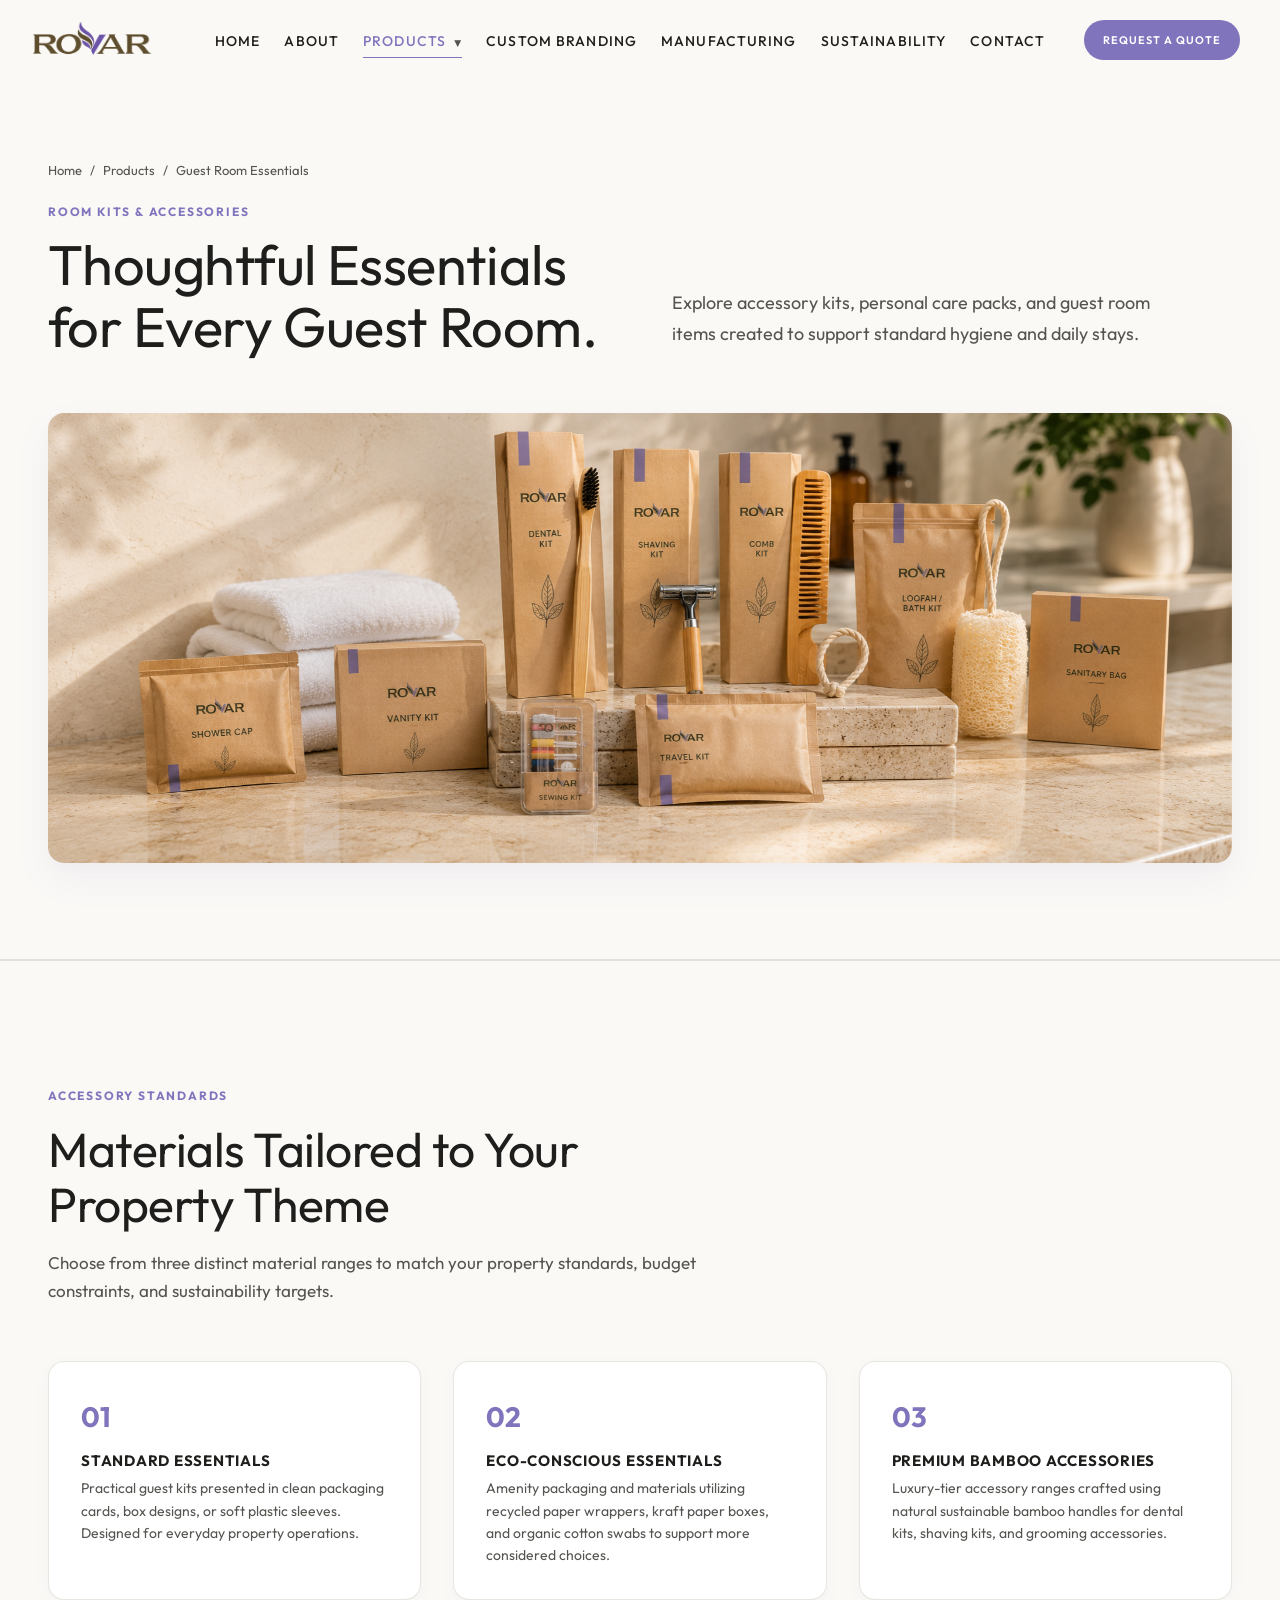
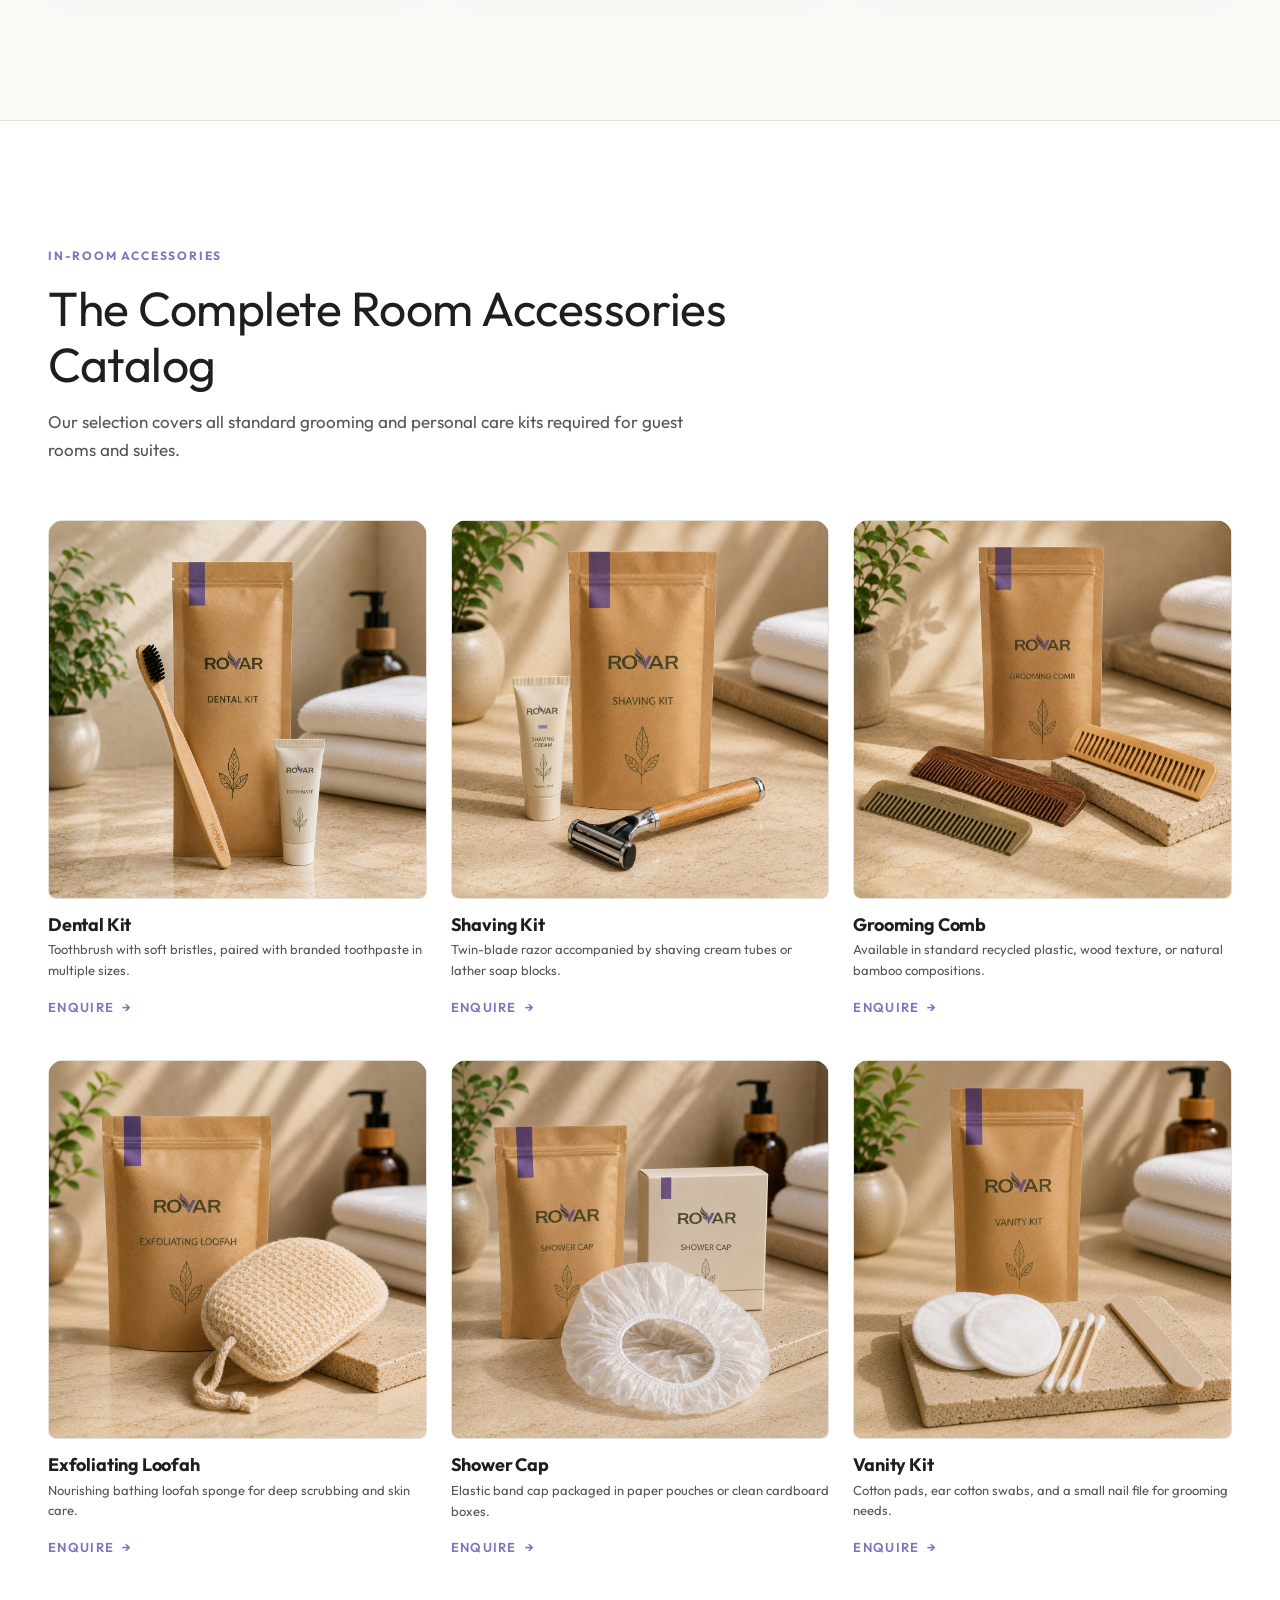
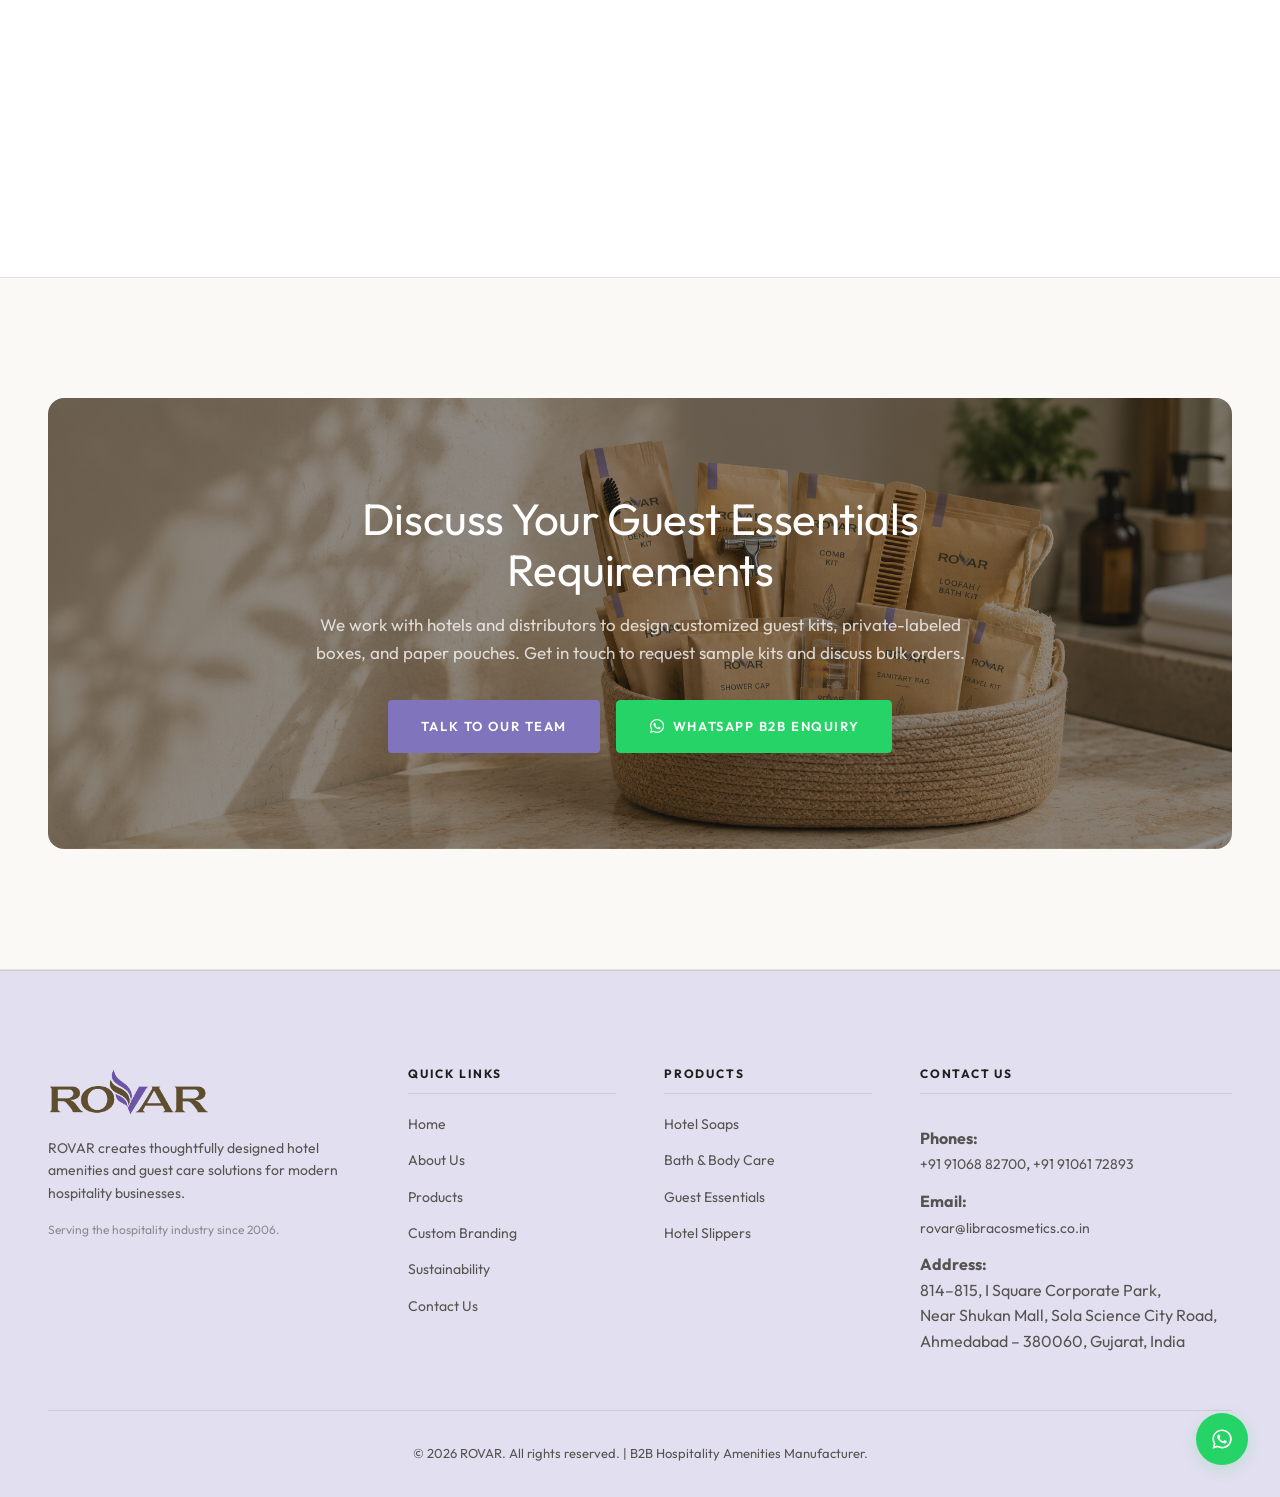
<file: guest-room-essentials.html>
<!DOCTYPE html>
<html lang="en">
  <head>
    <meta charset="UTF-8" />
    <meta name="viewport" content="width=device-width, initial-scale=1.0" />

    <!-- SEO Metadata -->
    <title>Hotel Guest Room Kits & Accessories Supplier — ROVAR</title>
    <meta name="description" content="Thoughtfully selected guest room essentials from ROVAR: custom dental kits, shaving kits, combs, vanity kits, and bamboo accessories for luxury stays." />
    <link rel="canonical" href="guest-room-essentials.html" />

    <!-- Open Graph -->
    <meta property="og:type" content="website" />
    <meta property="og:title" content="Hotel Guest Room Essentials Collection — ROVAR" />
    <meta property="og:description" content="Custom packaged in-room dental, shaving, and grooming kits. Multiple material standards and custom packaging." />
    <meta property="og:image" content="images/Premium_Wooden.png" />

    <!-- Fonts & Stylesheet -->
    <link rel="stylesheet" href="css/style.css" />
  </head>
  <body>
    <!-- Mobile Drawer Menu Overlay -->
    <div class="mobile-drawer-overlay" id="drawer-overlay"></div>

    <!-- HEADER -->
    <header class="header-wrapper">
      <div class="global-header">
        <a href="index.html" class="logo" aria-label="ROVAR Homepage"><img src="images/logo2.png" alt="ROVAR Logo" /></a>

        <!-- Desktop Menu -->
        <nav class="desktop-nav" aria-label="Main Navigation">
          <ul class="nav-menu">
            <li>
              <a href="index.html" class="nav-link">Home</a>
            </li>
            <li>
              <a href="about.html" class="nav-link">About</a>
            </li>
            <li class="has-dropdown" aria-haspopup="true">
              <a href="products.html" class="nav-link active">Products <span class="dropdown-indicator">▼</span></a>
              <div class="dropdown-menu" role="menu">
                <a href="products.html" class="dropdown-item">
                  <span class="dropdown-item-title">All Products <span class="dropdown-arrow">→</span></span>
                  <span class="dropdown-item-desc">Browse our entire hospitality catalog</span>
                </a>
                <a href="hotel-soaps.html" class="dropdown-item">
                  <span class="dropdown-item-title">Hotel Soaps <span class="dropdown-arrow">→</span></span>
                  <span class="dropdown-item-desc">Classic and glycerine guest cleansing bars</span>
                </a>
                <a href="bath-body-care.html" class="dropdown-item">
                  <span class="dropdown-item-title">Bath & Body Care <span class="dropdown-arrow">→</span></span>
                  <span class="dropdown-item-desc">Premium shampoos, conditioners, and body washes</span>
                </a>
                <a href="guest-room-essentials.html" class="dropdown-item active">
                  <span class="dropdown-item-title">Guest Room Essentials <span class="dropdown-arrow">→</span></span>
                  <span class="dropdown-item-desc">Accessory kits and personal care room essentials</span>
                </a>
                <a href="hotel-slippers.html" class="dropdown-item">
                  <span class="dropdown-item-title">Hotel Slippers <span class="dropdown-arrow">→</span></span>
                  <span class="dropdown-item-desc">Terry, fleece, and waffle comfort slippers</span>
                </a>
              </div>
            </li>
            <li>
              <a href="custom-branding.html" class="nav-link">Custom Branding</a>
            </li>
            <li>
              <a href="manufacturing.html" class="nav-link">Manufacturing</a>
            </li>
            <li>
              <a href="sustainability.html" class="nav-link">Sustainability</a>
            </li>
            <li>
              <a href="contact.html" class="nav-link">Contact</a>
            </li>
          </ul>
        </nav>

        <!-- CTA Button -->
        <div class="header-cta">
          <a href="contact.html" class="btn btn-primary">Request a Quote</a>
        </div>

        <!-- Mobile Burger Menu Button -->
        <button class="hamburger" id="hamburger" aria-label="Toggle menu" aria-controls="mobile-nav-drawer">
          <span></span>
          <span></span>
          <span></span>
        </button>
      </div>
    </header>

    <!-- Mobile Drawer Menu -->
    <aside class="mobile-nav-drawer" id="mobile-nav-drawer" aria-label="Mobile Navigation">
      <ul class="mobile-menu">
        <li>
          <a href="index.html" class="mobile-nav-link">Home</a>
        </li>
        <li>
          <a href="about.html" class="mobile-nav-link">About</a>
        </li>
        <li>
          <button class="mobile-nav-link mobile-submenu-toggle">Products <span class="arrow-icon">▼</span></button>
          <ul class="mobile-submenu">
            <li>
              <a href="products.html" class="mobile-submenu-link">All Products</a>
            </li>
            <li>
              <a href="hotel-soaps.html" class="mobile-submenu-link">Hotel Soaps</a>
            </li>
            <li>
              <a href="bath-body-care.html" class="mobile-submenu-link">Bath & Body Care</a>
            </li>
            <li>
              <a href="guest-room-essentials.html" class="mobile-submenu-link active">Guest Essentials</a>
            </li>
            <li>
              <a href="hotel-slippers.html" class="mobile-submenu-link">Hotel Slippers</a>
            </li>
          </ul>
        </li>
        <li>
          <a href="custom-branding.html" class="mobile-nav-link">Custom Branding</a>
        </li>
        <li>
          <a href="manufacturing.html" class="mobile-nav-link">Manufacturing</a>
        </li>
        <li>
          <a href="sustainability.html" class="mobile-nav-link">Sustainability</a>
        </li>
        <li>
          <a href="contact.html" class="mobile-nav-link">Contact</a>
        </li>
      </ul>

      <div class="mobile-drawer-footer">
        <a href="contact.html" class="btn btn-primary" style="width: 100%;">Request a Quote</a>
        <a href="https://wa.me/919106882700?text=Hello%20ROVAR,%20I%20am%20interested%20in%20your%20guest%20room%20kits." class="btn btn-whatsapp" style="width: 100%; justify-content: center;">
          <svg class="whatsapp-btn-icon" xmlns="http://www.w3.org/2000/svg" viewBox="0 0 448 512" width="16" height="16" fill="currentColor" style="margin-right: 8px; vertical-align: middle; display: inline-block;">
            <path d="M380.9 97.1C339 55.1 283.2 32 223.9 32c-122.4 0-222 99.6-222 222 0 39.1 10.2 77.3 29.6 111L3 480l117.7-30.9c32.4 17.7 68.9 27 106.1 27h.1c122.3 0 224.1-99.6 224.1-222 0-59.3-25.2-115-67.1-157zm-157 341.6c-33.2 0-65.7-8.9-94-25.7l-6.7-4-69.8 18.3L72 359.2l-4.4-7c-18.5-29.4-28.2-63.3-28.2-98.2 0-101.7 82.8-184.5 184.6-184.5 49.3 0 95.6 19.2 130.4 54.1 34.8 34.9 56.2 81.2 56.1 130.5 0 101.8-84.9 184.6-186.6 184.6zm101.2-138.2c-5.5-2.8-32.8-16.2-37.9-18-5.1-1.9-8.8-2.8-12.5 2.8-3.7 5.6-14.3 18-17.6 21.8-3.2 3.7-6.5 4.2-12 1.4-32.6-16.3-54-29.1-75.5-66-5.7-9.8 5.7-9.1 16.3-30.3 1.8-3.7.9-6.9-.5-9.7-1.4-2.8-12.5-30.1-17.1-41.2-4.5-10.8-9.1-9.3-12.5-9.5-3.2-.2-6.9-.2-10.6-.2-3.7 0-9.7 1.4-14.8 6.9-5.1 5.6-19.4 19-19.4 46.3 0 27.3 19.9 53.7 22.6 57.4 2.8 3.7 39.1 59.7 94.8 83.8 35.2 15.2 49 16.5 66.6 13.9 10.7-1.6 32.8-13.4 37.4-26.4 4.6-13 4.6-24.1 3.2-26.4-1.3-2.5-5-3.9-10.5-6.6z" />
          </svg>Chat on WhatsApp
        </a>
      </div>
    </aside>

    <!-- SECTION 1: PAGE HERO (Editorial Flat-lay) -->
    <section class="hero-editorial" aria-label="Guest Essentials Catalog Intro">
      <div class="container">
        <div class="breadcrumbs">
          <a href="index.html">Home</a> / <a href="products.html">Products</a> / <span>Guest Room Essentials</span>
        </div>
        <div class="hero-editorial-layout reveal-up">
          <div class="hero-editorial-left">
            <span class="label-small">Room Kits & Accessories</span>
            <h1>Thoughtful Essentials for Every Guest Room.</h1>
          </div>
          <div class="hero-editorial-right">
            <p>Explore accessory kits, personal care packs, and guest room items created to support standard hygiene and daily stays.</p>
          </div>
        </div>
        <div class="hero-image-block reveal-up">
          <img src="images/essentials.png" alt="Flat lay display of wooden combs toothbrushes and hotel amenity kits" />
        </div>
      </div>
    </section>

    <!-- SECTION 2: THREE MATERIAL/RANGE STORIES -->
    <section class="section section-sand" aria-label="Material Ranges">
      <div class="container">
        <div class="sec-header reveal-up">
          <span class="label-small">Accessory Standards</span>
          <h2 class="sec-title">Materials Tailored to Your Property Theme</h2>
          <p class="sec-desc">Choose from three distinct material ranges to match your property standards, budget constraints, and sustainability targets.</p>
        </div>

        <div class="range-story-row reveal-up">
          <!-- Range 1 -->
          <div class="range-story-col">
            <span class="range-story-num">01</span>
            <h3 class="range-story-title">Standard Essentials</h3>
            <p class="range-story-desc">Practical guest kits presented in clean packaging cards, box designs, or soft plastic sleeves. Designed for everyday property operations.</p>
          </div>
          <!-- Range 2 -->
          <div class="range-story-col">
            <span class="range-story-num">02</span>
            <h3 class="range-story-title">Eco-Conscious Essentials</h3>
            <p class="range-story-desc">Amenity packaging and materials utilizing recycled paper wrappers, kraft paper boxes, and organic cotton swabs to support more considered choices.</p>
          </div>
          <!-- Range 3 -->
          <div class="range-story-col">
            <span class="range-story-num">03</span>
            <h3 class="range-story-title">Premium Bamboo Accessories</h3>
            <p class="range-story-desc">Luxury-tier accessory ranges crafted using natural sustainable bamboo handles for dental kits, shaving kits, and grooming accessories.</p>
          </div>
        </div>
      </div>
    </section>

    <!-- SECTION 3: PRODUCT GRID (Minimal styling, large images) -->
    <section class="section section-white" aria-label="Essentials Catalog Grid">
      <div class="container">
        <div class="sec-header reveal-up">
          <span class="label-small">In-Room Accessories</span>
          <h2 class="sec-title">The Complete Room Accessories Catalog</h2>
          <p class="sec-desc">Our selection covers all standard grooming and personal care kits required for guest rooms and suites.</p>
        </div>

        <!-- Minimal Grid, 3 columns -->
        <div class="product-grid reveal-up" style="grid-template-columns: repeat(3, 1fr); gap: 24px; margin-bottom: 56px;">
          <!-- Dental Kit -->
          <article class="product-card" style="border: none; background: none; box-shadow: none;">
            <div class="product-img-box" style="border-radius: var(--radius-md); overflow: hidden; aspect-ratio: 1/1; border: 1px solid var(--border-soft);">
              <img src="images/dentalkit.png" alt="Hotel Dental Kit with toothbrush and paste" />
            </div>
            <div class="product-info" style="padding: 16px 0;">
              <h3 class="product-title" style="font-size: 18px; margin-bottom: 4px;">Dental Kit</h3>
              <p class="product-desc" style="font-size: 13px;">Toothbrush with soft bristles, paired with branded toothpaste in multiple sizes.</p>
              <a href="contact.html?interest=essentials&product=dental-kit" class="link-action" style="font-size: 13px;">Enquire <span class="arrow-symbol">→</span></a>
            </div>
          </article>

          <!-- Shaving Kit -->
          <article class="product-card" style="border: none; background: none; box-shadow: none;">
            <div class="product-img-box" style="border-radius: var(--radius-md); overflow: hidden; aspect-ratio: 1/1; border: 1px solid var(--border-soft);">
              <img src="images/savingkit.png" alt="Hotel Shaving Kit with razor and cream" />
            </div>
            <div class="product-info" style="padding: 16px 0;">
              <h3 class="product-title" style="font-size: 18px; margin-bottom: 4px;">Shaving Kit</h3>
              <p class="product-desc" style="font-size: 13px;">Twin-blade razor accompanied by shaving cream tubes or lather soap blocks.</p>
              <a href="contact.html?interest=essentials&product=shaving-kit" class="link-action" style="font-size: 13px;">Enquire <span class="arrow-symbol">→</span></a>
            </div>
          </article>

          <!-- Comb -->
          <article class="product-card" style="border: none; background: none; box-shadow: none;">
            <div class="product-img-box" style="border-radius: var(--radius-md); overflow: hidden; aspect-ratio: 1/1; border: 1px solid var(--border-soft);">
              <img src="images/GroomingComb.png" alt="Guest Comb option" />
            </div>
            <div class="product-info" style="padding: 16px 0;">
              <h3 class="product-title" style="font-size: 18px; margin-bottom: 4px;">Grooming Comb</h3>
              <p class="product-desc" style="font-size: 13px;">Available in standard recycled plastic, wood texture, or natural bamboo compositions.</p>
              <a href="contact.html?interest=essentials&product=comb" class="link-action" style="font-size: 13px;">Enquire <span class="arrow-symbol">→</span></a>
            </div>
          </article>

          <!-- Loofah -->
          <article class="product-card" style="border: none; background: none; box-shadow: none;">
            <div class="product-img-box" style="border-radius: var(--radius-md); overflow: hidden; aspect-ratio: 1/1; border: 1px solid var(--border-soft);">
              <img src="images/ExfoliatingLoofah.png" alt="Exfoliating Loofah sponge" />
            </div>
            <div class="product-info" style="padding: 16px 0;">
              <h3 class="product-title" style="font-size: 18px; margin-bottom: 4px;">Exfoliating Loofah</h3>
              <p class="product-desc" style="font-size: 13px;">Nourishing bathing loofah sponge for deep scrubbing and skin care.</p>
              <a href="contact.html?interest=essentials&product=loofah" class="link-action" style="font-size: 13px;">Enquire <span class="arrow-symbol">→</span></a>
            </div>
          </article>

          <!-- Shower Cap -->
          <article class="product-card" style="border: none; background: none; box-shadow: none;">
            <div class="product-img-box" style="border-radius: var(--radius-md); overflow: hidden; aspect-ratio: 1/1; border: 1px solid var(--border-soft);">
              <img src="images/ShowerCap.png" alt="Disposable Shower Cap" />
            </div>
            <div class="product-info" style="padding: 16px 0;">
              <h3 class="product-title" style="font-size: 18px; margin-bottom: 4px;">Shower Cap</h3>
              <p class="product-desc" style="font-size: 13px;">Elastic band cap packaged in paper pouches or clean cardboard boxes.</p>
              <a href="contact.html?interest=essentials&product=shower-cap" class="link-action" style="font-size: 13px;">Enquire <span class="arrow-symbol">→</span></a>
            </div>
          </article>

          <!-- Vanity Kit -->
          <article class="product-card" style="border: none; background: none; box-shadow: none;">
            <div class="product-img-box" style="border-radius: var(--radius-md); overflow: hidden; aspect-ratio: 1/1; border: 1px solid var(--border-soft);">
              <img src="images/VanityKit.png" alt="Guest Vanity Kit" />
            </div>
            <div class="product-info" style="padding: 16px 0;">
              <h3 class="product-title" style="font-size: 18px; margin-bottom: 4px;">Vanity Kit</h3>
              <p class="product-desc" style="font-size: 13px;">Cotton pads, ear cotton swabs, and a small nail file for grooming needs.</p>
              <a href="contact.html?interest=essentials&product=vanity-kit" class="link-action" style="font-size: 13px;">Enquire <span class="arrow-symbol">→</span></a>
            </div>
          </article>
        </div>

        <!-- DYNAMIC PACKAGING SIZES -->
        <div class="size-injector-box reveal-up" id="kits-sizes-container" data-size-config="kits">
          <!-- Injected dynamically by main.js from config.js -->
          <h3>Available Sizing Options</h3>
          <p>Loading configurations...</p>
        </div>
      </div>
    </section>

    <!-- B2B CTA -->
    <section class="section section-sand" aria-label="Bulk Enquiry Action">
      <div class="container">
        <div class="closing-enquiry-cta reveal-up" style="background-image: linear-gradient(rgba(30,30,28,0.5), rgba(30,30,28,0.5)), url('images/essentials1.png'); background-size: cover; background-position: center;">
          <div class="closing-enquiry-content">
            <h2>Discuss Your Guest Essentials Requirements</h2>
            <p>We work with hotels and distributors to design customized guest kits, private-labeled boxes, and paper pouches. Get in touch to request sample kits and discuss bulk orders.</p>
            <div class="btn-group">
              <a href="contact.html?interest=essentials" class="btn btn-primary" style="background-color: var(--primary); color: #FFFFFF;">Talk to Our Team</a>
              <a href="https://wa.me/919106882700?text=Hello%20ROVAR,%20I%20want%20to%20order%20hotel%20guest%20kits." class="btn btn-whatsapp">
                <svg class="whatsapp-btn-icon" xmlns="http://www.w3.org/2000/svg" viewBox="0 0 448 512" width="16" height="16" fill="currentColor" style="margin-right: 8px; vertical-align: middle; display: inline-block;">
                  <path d="M380.9 97.1C339 55.1 283.2 32 223.9 32c-122.4 0-222 99.6-222 222 0 39.1 10.2 77.3 29.6 111L3 480l117.7-30.9c32.4 17.7 68.9 27 106.1 27h.1c122.3 0 224.1-99.6 224.1-222 0-59.3-25.2-115-67.1-157zm-157 341.6c-33.2 0-65.7-8.9-94-25.7l-6.7-4-69.8 18.3L72 359.2l-4.4-7c-18.5-29.4-28.2-63.3-28.2-98.2 0-101.7 82.8-184.5 184.6-184.5 49.3 0 95.6 19.2 130.4 54.1 34.8 34.9 56.2 81.2 56.1 130.5 0 101.8-84.9 184.6-186.6 184.6zm101.2-138.2c-5.5-2.8-32.8-16.2-37.9-18-5.1-1.9-8.8-2.8-12.5 2.8-3.7 5.6-14.3 18-17.6 21.8-3.2 3.7-6.5 4.2-12 1.4-32.6-16.3-54-29.1-75.5-66-5.7-9.8 5.7-9.1 16.3-30.3 1.8-3.7.9-6.9-.5-9.7-1.4-2.8-12.5-30.1-17.1-41.2-4.5-10.8-9.1-9.3-12.5-9.5-3.2-.2-6.9-.2-10.6-.2-3.7 0-9.7 1.4-14.8 6.9-5.1 5.6-19.4 19-19.4 46.3 0 27.3 19.9 53.7 22.6 57.4 2.8 3.7 39.1 59.7 94.8 83.8 35.2 15.2 49 16.5 66.6 13.9 10.7-1.6 32.8-13.4 37.4-26.4 4.6-13 4.6-24.1 3.2-26.4-1.3-2.5-5-3.9-10.5-6.6z" />
                </svg>WhatsApp B2B Enquiry
              </a>
            </div>
          </div>
        </div>
      </div>
    </section>

    <!-- FOOTER -->
    <footer class="footer-editorial">
      <div class="container">
        <div class="footer-columns-grid">
          <!-- Col 1: Brand Info -->
          <div class="footer-column-info">
            <a href="index.html" class="footer-brand-logo"><img src="images/logo2.png" alt="ROVAR Logo" /></a>
            <p class="footer-brand-desc">ROVAR creates thoughtfully designed hotel amenities and guest care solutions for modern hospitality businesses.</p>
            <p class="footer-brand-desc" style="font-size: 12px; opacity: 0.6;">Serving the hospitality industry since 2006.</p>
          </div>

          <!-- Col 2: Quick links -->
          <div>
            <h3 class="footer-col-title">Quick Links</h3>
            <ul class="footer-links-list">
              <li>
                <a href="index.html">Home</a>
              </li>
              <li>
                <a href="about.html">About Us</a>
              </li>
              <li>
                <a href="products.html">Products</a>
              </li>
              <li>
                <a href="custom-branding.html">Custom Branding</a>
              </li>
              <li>
                <a href="sustainability.html">Sustainability</a>
              </li>
              <li>
                <a href="contact.html">Contact Us</a>
              </li>
            </ul>
          </div>

          <!-- Col 3: Products -->
          <div>
            <h3 class="footer-col-title">Products</h3>
            <ul class="footer-links-list">
              <li>
                <a href="hotel-soaps.html">Hotel Soaps</a>
              </li>
              <li>
                <a href="bath-body-care.html">Bath & Body Care</a>
              </li>
              <li>
                <a href="guest-room-essentials.html">Guest Essentials</a>
              </li>
              <li>
                <a href="hotel-slippers.html">Hotel Slippers</a>
              </li>
            </ul>
          </div>

          <!-- Col 4: Contact info -->
          <div class="footer-column-info">
            <h3 class="footer-col-title">Contact Us</h3>
            <div class="footer-links-list" style="gap: 12px; font-size: 14px;">
              <p>
                <strong>Phones:</strong><br />
                <a href="tel:+919106882700" style="display:inline;">+91 91068 82700</a>,
                <a href="tel:+919106172893" style="display:inline;">+91 91061 72893</a>
              </p>
              <p>
                <strong>Email:</strong><br />
                <a href="mailto:rovar@libracosmetics.co.in">rovar@libracosmetics.co.in</a>
              </p>
              <p>
                <strong>Address:</strong><br />
                814–815, I Square Corporate Park,<br />
                Near Shukan Mall, Sola Science City Road,<br />
                Ahmedabad – 380060, Gujarat, India
              </p>
            </div>
          </div>
        </div>

        <div class="footer-bottom-line">&copy; 2026 ROVAR. All rights reserved. | B2B Hospitality Amenities Manufacturer.</div>
      </div>
    </footer>

    <!-- Floating Actions -->
    <div class="whatsapp-float-widget" aria-label="Quick WhatsApp chat">
      <a href="https://wa.me/919106882700?text=Hello%20ROVAR,%20I%20am%20interested%20in%20your%20hotel%20amenities." class="whatsapp-float-widget-btn" target="_blank" rel="noopener noreferrer">
        <svg class="whatsapp-svg-icon" xmlns="http://www.w3.org/2000/svg" viewBox="0 0 448 512" width="22" height="22" fill="currentColor" style="display: block;">
          <path d="M380.9 97.1C339 55.1 283.2 32 223.9 32c-122.4 0-222 99.6-222 222 0 39.1 10.2 77.3 29.6 111L3 480l117.7-30.9c32.4 17.7 68.9 27 106.1 27h.1c122.3 0 224.1-99.6 224.1-222 0-59.3-25.2-115-67.1-157zm-157 341.6c-33.2 0-65.7-8.9-94-25.7l-6.7-4-69.8 18.3L72 359.2l-4.4-7c-18.5-29.4-28.2-63.3-28.2-98.2 0-101.7 82.8-184.5 184.6-184.5 49.3 0 95.6 19.2 130.4 54.1 34.8 34.9 56.2 81.2 56.1 130.5 0 101.8-84.9 184.6-186.6 184.6zm101.2-138.2c-5.5-2.8-32.8-16.2-37.9-18-5.1-1.9-8.8-2.8-12.5 2.8-3.7 5.6-14.3 18-17.6 21.8-3.2 3.7-6.5 4.2-12 1.4-32.6-16.3-54-29.1-75.5-66-5.7-9.8 5.7-9.1 16.3-30.3 1.8-3.7.9-6.9-.5-9.7-1.4-2.8-12.5-30.1-17.1-41.2-4.5-10.8-9.1-9.3-12.5-9.5-3.2-.2-6.9-.2-10.6-.2-3.7 0-9.7 1.4-14.8 6.9-5.1 5.6-19.4 19-19.4 46.3 0 27.3 19.9 53.7 22.6 57.4 2.8 3.7 39.1 59.7 94.8 83.8 35.2 15.2 49 16.5 66.6 13.9 10.7-1.6 32.8-13.4 37.4-26.4 4.6-13 4.6-24.1 3.2-26.4-1.3-2.5-5-3.9-10.5-6.6z" />
        </svg>
      </a>
    </div>

    <button class="back-to-top-btn" id="back-to-top" aria-label="Scroll Back to Top">↑</button>

    <!-- Scripts -->
    <script src="data/config.js"></script>
    <script src="js/main.js"></script>
  </body>
</html>
</file>
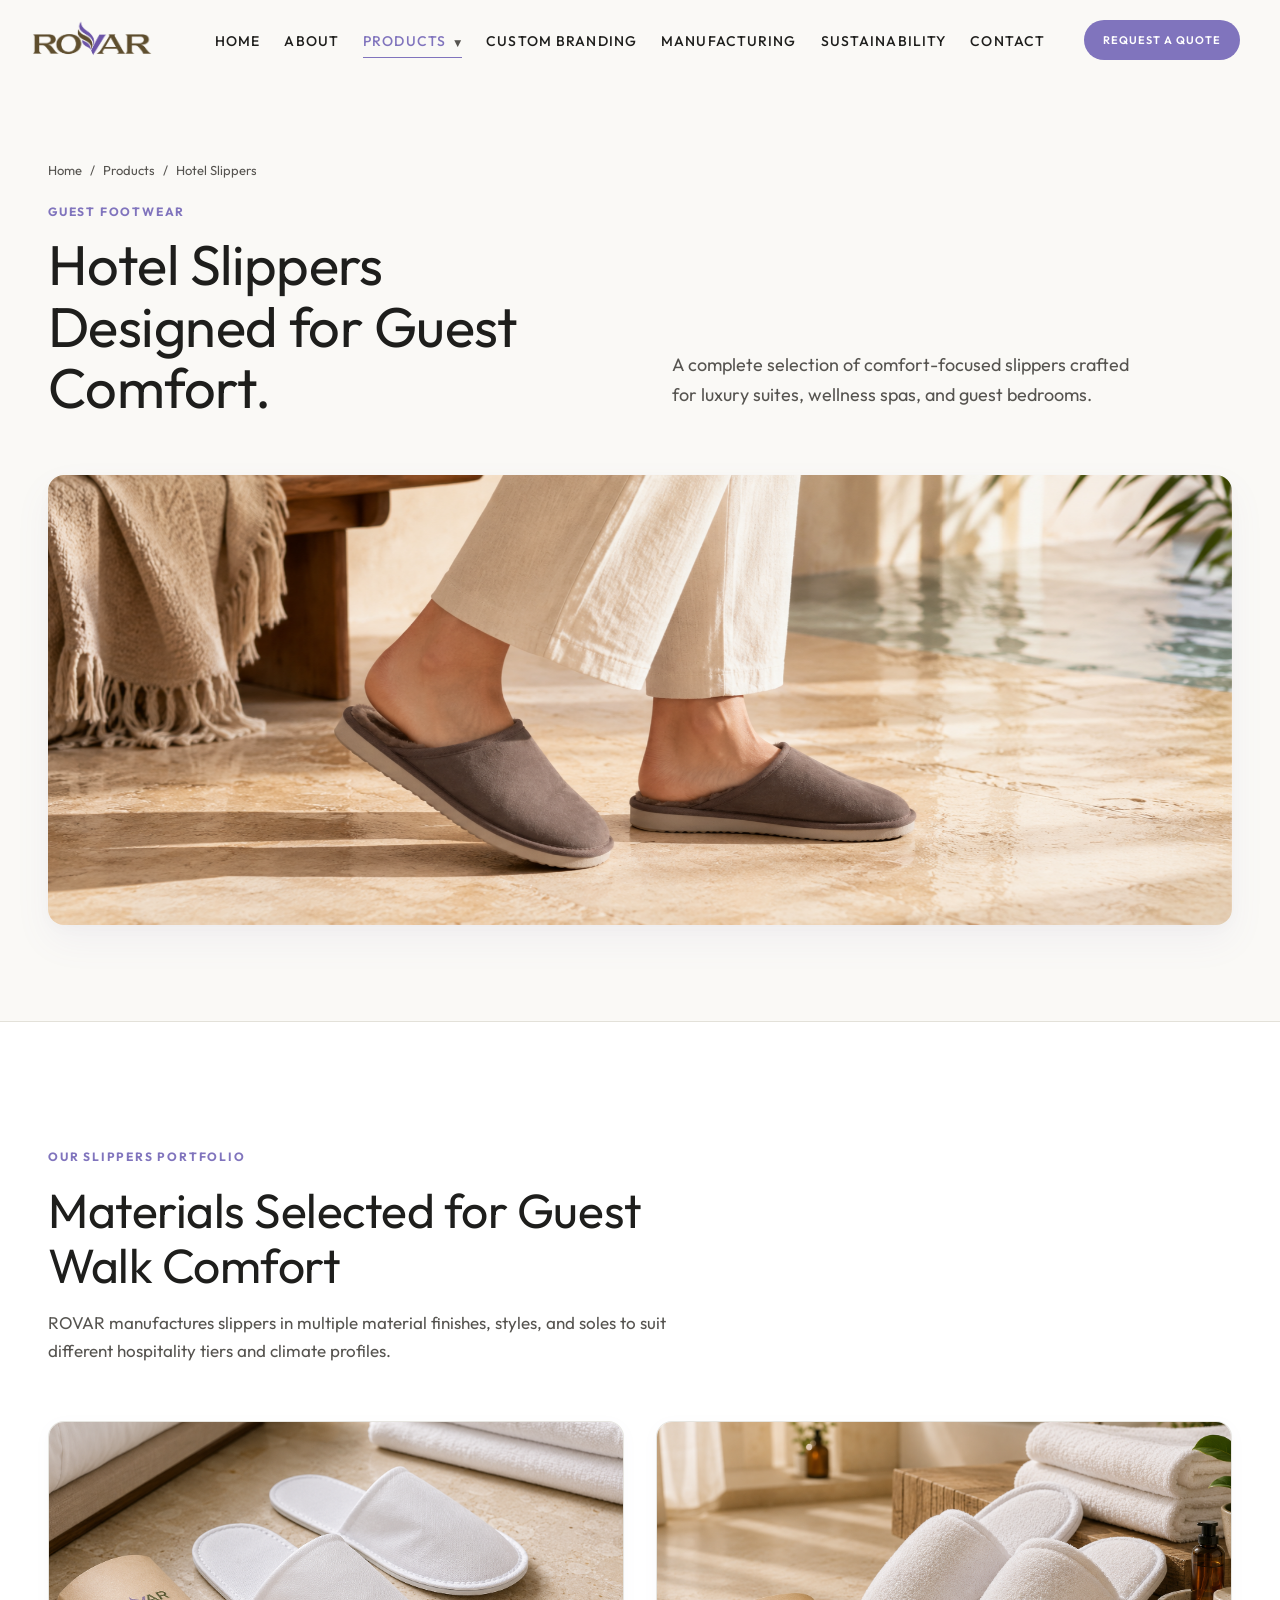
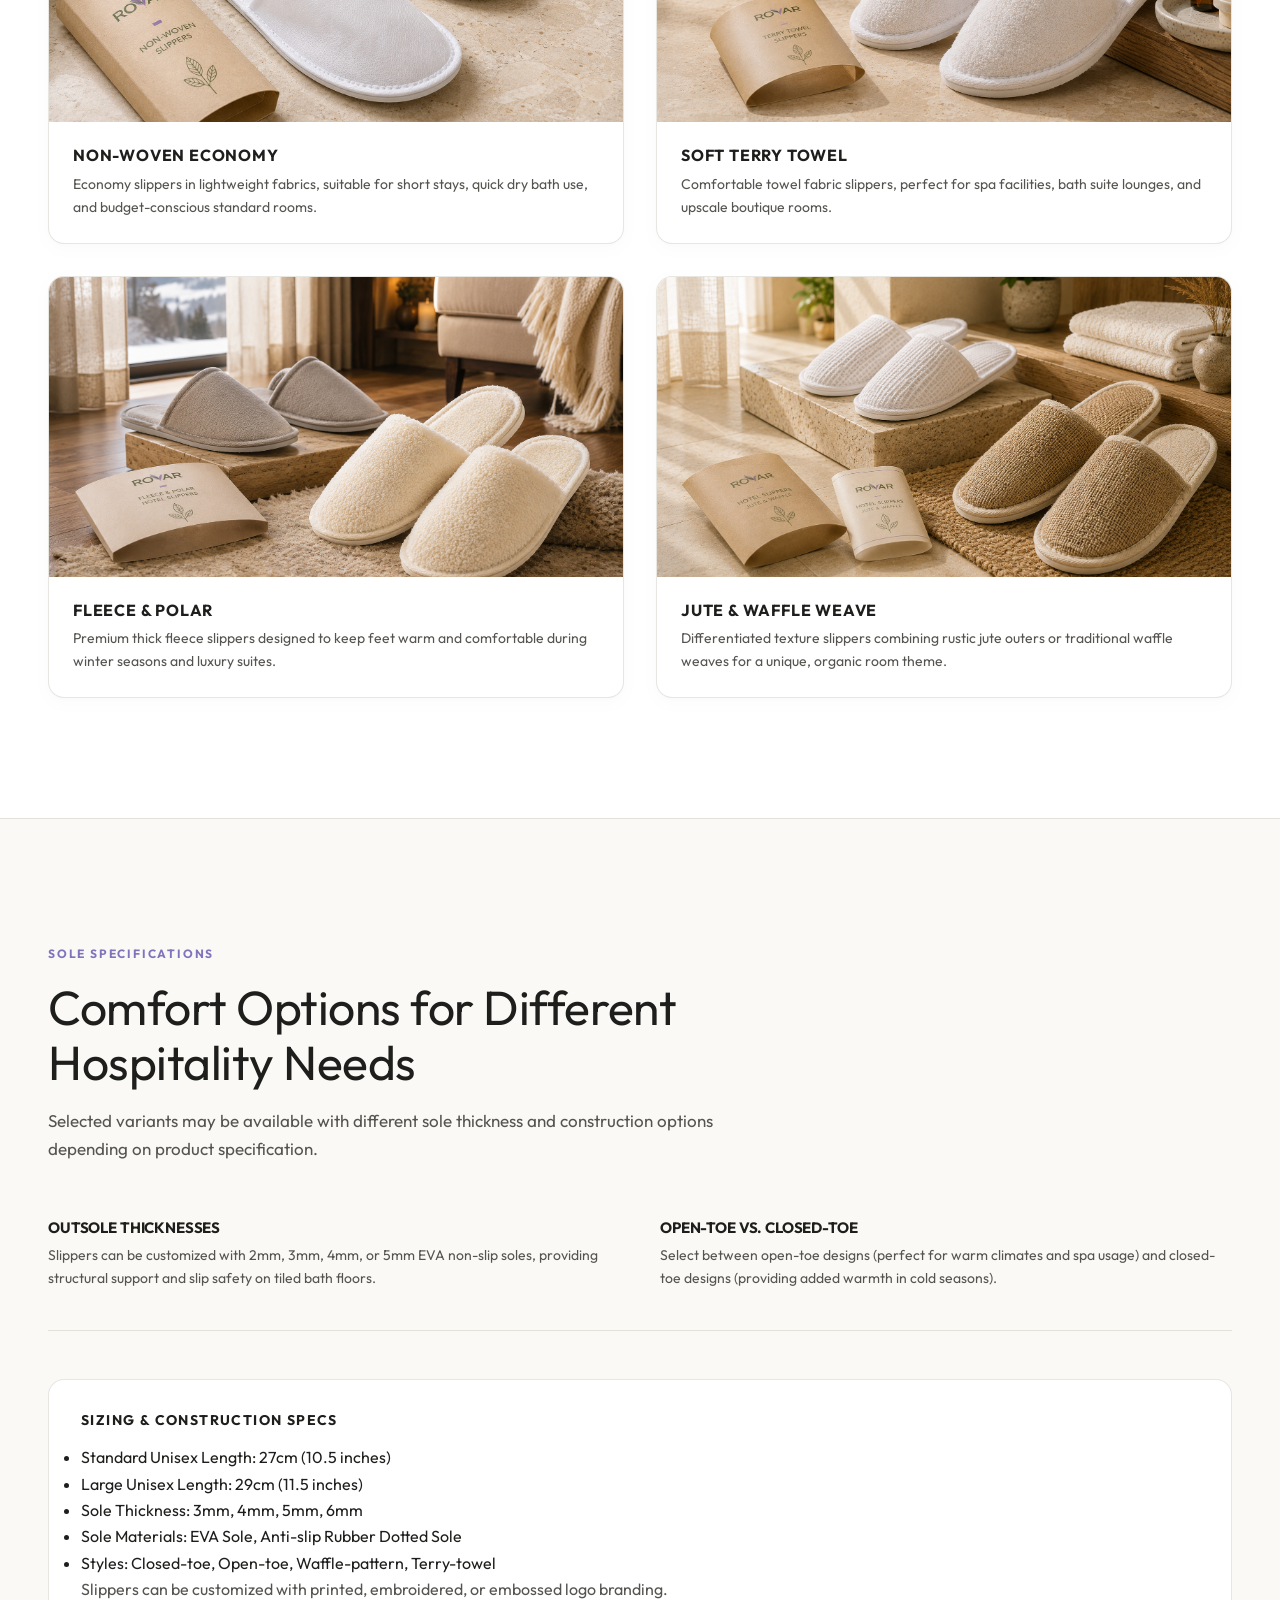
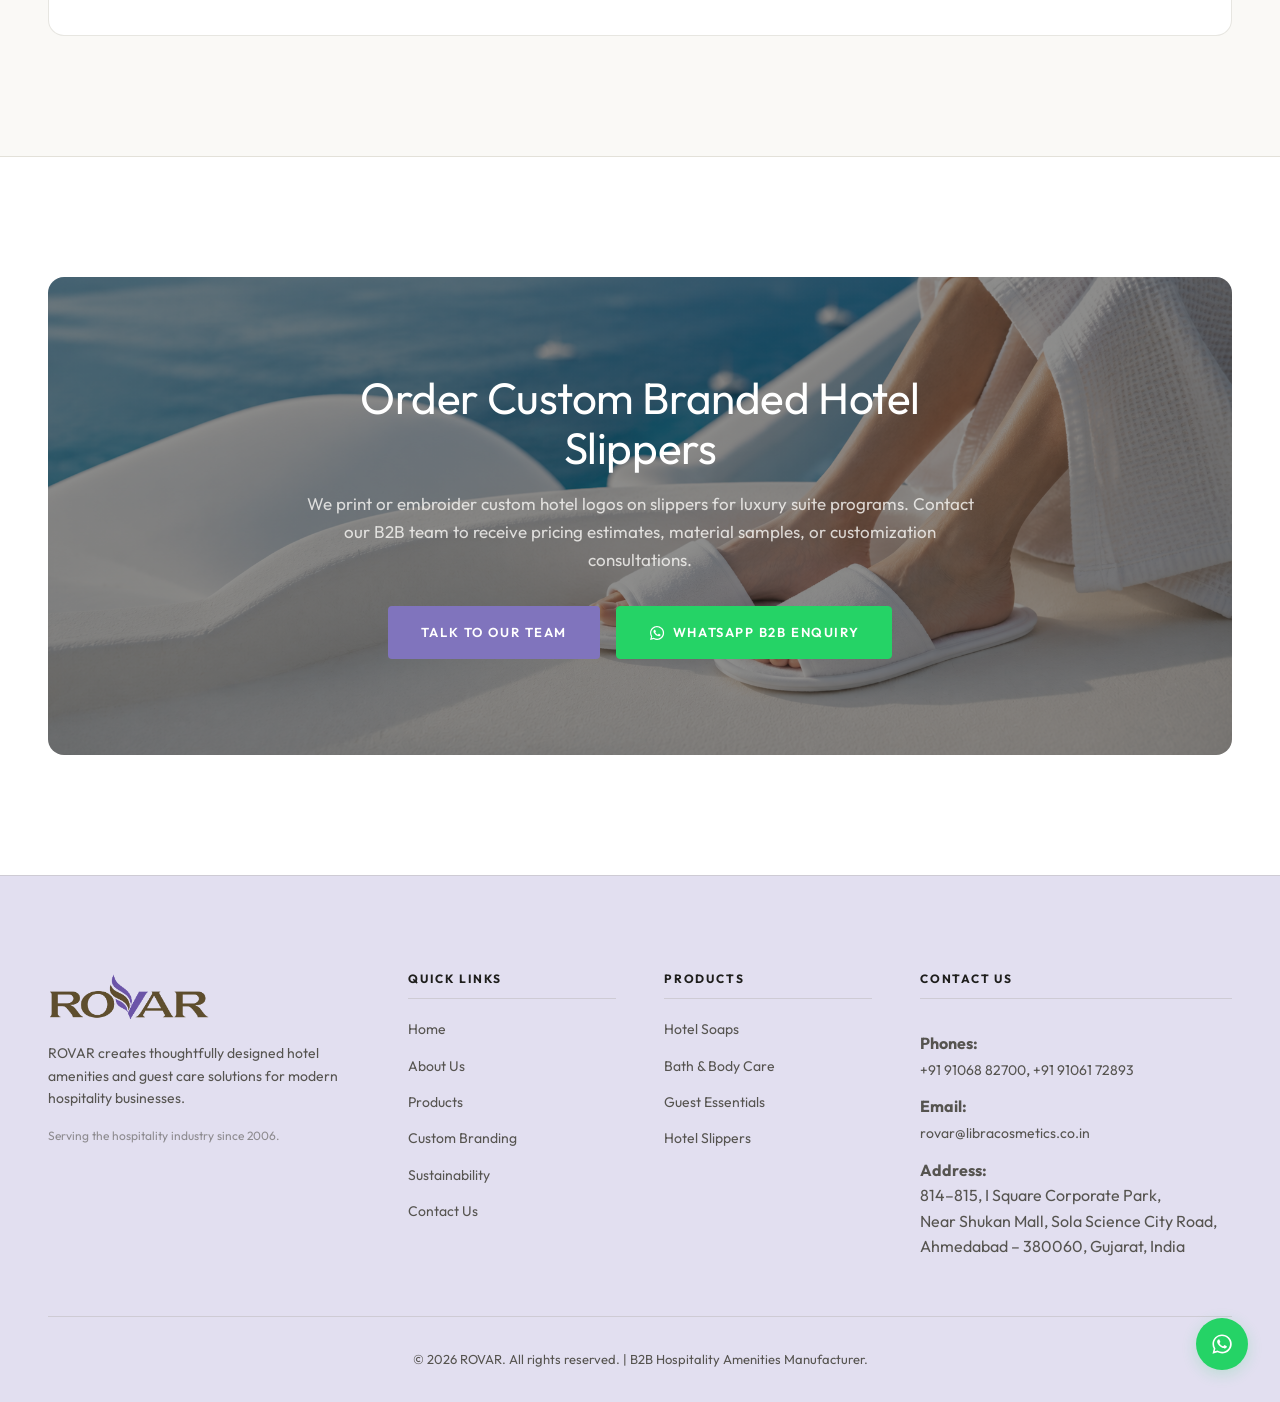
<file: hotel-slippers.html>
<!DOCTYPE html>
<html lang="en">
  <head>
    <meta charset="UTF-8" />
    <meta name="viewport" content="width=device-width, initial-scale=1.0" />

    <!-- SEO Metadata -->
    <title>Hotel Slippers Manufacturer & B2B Supplier — ROVAR</title>
    <meta name="description" content="Quality hotel slippers from ROVAR: soft terry, fleece, non-woven economy, and waffle slippers. Custom logos and sole thicknesses for premium properties." />
    <link rel="canonical" href="hotel-slippers.html" />

    <!-- Open Graph -->
    <meta property="og:type" content="website" />
    <meta property="og:title" content="Hotel Guest Slippers Catalog — ROVAR" />
    <meta property="og:description" content="Comfort-focused guest slippers in open-toe and closed-toe designs. Multiple custom branding and materials options." />
    <meta property="og:image" content="images/Slippers1.jpg" />

    <!-- Fonts & Stylesheet -->
    <link rel="stylesheet" href="css/style.css" />
  </head>
  <body>
    <!-- Mobile Drawer Menu Overlay -->
    <div class="mobile-drawer-overlay" id="drawer-overlay"></div>

    <!-- HEADER -->
    <header class="header-wrapper">
      <div class="global-header">
        <a href="index.html" class="logo" aria-label="ROVAR Homepage"><img src="images/logo2.png" alt="ROVAR Logo" /></a>

        <!-- Desktop Menu -->
        <nav class="desktop-nav" aria-label="Main Navigation">
          <ul class="nav-menu">
            <li>
              <a href="index.html" class="nav-link">Home</a>
            </li>
            <li>
              <a href="about.html" class="nav-link">About</a>
            </li>
            <li class="has-dropdown" aria-haspopup="true">
              <a href="products.html" class="nav-link active">Products <span class="dropdown-indicator">▼</span></a>
              <div class="dropdown-menu" role="menu">
                <a href="products.html" class="dropdown-item">
                  <span class="dropdown-item-title">All Products <span class="dropdown-arrow">→</span></span>
                  <span class="dropdown-item-desc">Browse our entire hospitality catalog</span>
                </a>
                <a href="hotel-soaps.html" class="dropdown-item">
                  <span class="dropdown-item-title">Hotel Soaps <span class="dropdown-arrow">→</span></span>
                  <span class="dropdown-item-desc">Classic and glycerine guest cleansing bars</span>
                </a>
                <a href="bath-body-care.html" class="dropdown-item">
                  <span class="dropdown-item-title">Bath & Body Care <span class="dropdown-arrow">→</span></span>
                  <span class="dropdown-item-desc">Premium shampoos, conditioners, and body washes</span>
                </a>
                <a href="guest-room-essentials.html" class="dropdown-item">
                  <span class="dropdown-item-title">Guest Room Essentials <span class="dropdown-arrow">→</span></span>
                  <span class="dropdown-item-desc">Accessory kits and personal care room essentials</span>
                </a>
                <a href="hotel-slippers.html" class="dropdown-item active">
                  <span class="dropdown-item-title">Hotel Slippers <span class="dropdown-arrow">→</span></span>
                  <span class="dropdown-item-desc">Terry, fleece, and waffle comfort slippers</span>
                </a>
              </div>
            </li>
            <li>
              <a href="custom-branding.html" class="nav-link">Custom Branding</a>
            </li>
            <li>
              <a href="manufacturing.html" class="nav-link">Manufacturing</a>
            </li>
            <li>
              <a href="sustainability.html" class="nav-link">Sustainability</a>
            </li>
            <li>
              <a href="contact.html" class="nav-link">Contact</a>
            </li>
          </ul>
        </nav>

        <!-- CTA Button -->
        <div class="header-cta">
          <a href="contact.html" class="btn btn-primary">Request a Quote</a>
        </div>

        <!-- Mobile Burger Menu Button -->
        <button class="hamburger" id="hamburger" aria-label="Toggle menu" aria-controls="mobile-nav-drawer">
          <span></span>
          <span></span>
          <span></span>
        </button>
      </div>
    </header>

    <!-- Mobile Drawer Menu -->
    <aside class="mobile-nav-drawer" id="mobile-nav-drawer" aria-label="Mobile Navigation">
      <ul class="mobile-menu">
        <li>
          <a href="index.html" class="mobile-nav-link">Home</a>
        </li>
        <li>
          <a href="about.html" class="mobile-nav-link">About</a>
        </li>
        <li>
          <button class="mobile-nav-link mobile-submenu-toggle">Products <span class="arrow-icon">▼</span></button>
          <ul class="mobile-submenu">
            <li>
              <a href="products.html" class="mobile-submenu-link">All Products</a>
            </li>
            <li>
              <a href="hotel-soaps.html" class="mobile-submenu-link">Hotel Soaps</a>
            </li>
            <li>
              <a href="bath-body-care.html" class="mobile-submenu-link">Bath & Body Care</a>
            </li>
            <li>
              <a href="guest-room-essentials.html" class="mobile-submenu-link">Guest Essentials</a>
            </li>
            <li>
              <a href="hotel-slippers.html" class="mobile-submenu-link active">Hotel Slippers</a>
            </li>
          </ul>
        </li>
        <li>
          <a href="custom-branding.html" class="mobile-nav-link">Custom Branding</a>
        </li>
        <li>
          <a href="manufacturing.html" class="mobile-nav-link">Manufacturing</a>
        </li>
        <li>
          <a href="sustainability.html" class="mobile-nav-link">Sustainability</a>
        </li>
        <li>
          <a href="contact.html" class="mobile-nav-link">Contact</a>
        </li>
      </ul>

      <div class="mobile-drawer-footer">
        <a href="contact.html" class="btn btn-primary" style="width: 100%;">Request a Quote</a>
        <a href="https://wa.me/919106882700?text=Hello%20ROVAR,%20I%20am%20interested%20in%20your%20hotel%20slippers." class="btn btn-whatsapp" style="width: 100%; justify-content: center;">
          <svg class="whatsapp-btn-icon" xmlns="http://www.w3.org/2000/svg" viewBox="0 0 448 512" width="16" height="16" fill="currentColor" style="margin-right: 8px; vertical-align: middle; display: inline-block;">
            <path d="M380.9 97.1C339 55.1 283.2 32 223.9 32c-122.4 0-222 99.6-222 222 0 39.1 10.2 77.3 29.6 111L3 480l117.7-30.9c32.4 17.7 68.9 27 106.1 27h.1c122.3 0 224.1-99.6 224.1-222 0-59.3-25.2-115-67.1-157zm-157 341.6c-33.2 0-65.7-8.9-94-25.7l-6.7-4-69.8 18.3L72 359.2l-4.4-7c-18.5-29.4-28.2-63.3-28.2-98.2 0-101.7 82.8-184.5 184.6-184.5 49.3 0 95.6 19.2 130.4 54.1 34.8 34.9 56.2 81.2 56.1 130.5 0 101.8-84.9 184.6-186.6 184.6zm101.2-138.2c-5.5-2.8-32.8-16.2-37.9-18-5.1-1.9-8.8-2.8-12.5 2.8-3.7 5.6-14.3 18-17.6 21.8-3.2 3.7-6.5 4.2-12 1.4-32.6-16.3-54-29.1-75.5-66-5.7-9.8 5.7-9.1 16.3-30.3 1.8-3.7.9-6.9-.5-9.7-1.4-2.8-12.5-30.1-17.1-41.2-4.5-10.8-9.1-9.3-12.5-9.5-3.2-.2-6.9-.2-10.6-.2-3.7 0-9.7 1.4-14.8 6.9-5.1 5.6-19.4 19-19.4 46.3 0 27.3 19.9 53.7 22.6 57.4 2.8 3.7 39.1 59.7 94.8 83.8 35.2 15.2 49 16.5 66.6 13.9 10.7-1.6 32.8-13.4 37.4-26.4 4.6-13 4.6-24.1 3.2-26.4-1.3-2.5-5-3.9-10.5-6.6z" />
          </svg>Chat on WhatsApp
        </a>
      </div>
    </aside>

    <!-- SECTION 1: PAGE HERO (Editorial) -->
    <section class="hero-editorial" aria-label="Slippers Catalog Intro">
      <div class="container">
        <div class="breadcrumbs">
          <a href="index.html">Home</a> / <a href="products.html">Products</a> / <span>Hotel Slippers</span>
        </div>
        <div class="hero-editorial-layout reveal-up">
          <div class="hero-editorial-left">
            <span class="label-small">Guest Footwear</span>
            <h1>Hotel Slippers Designed for Guest Comfort.</h1>
          </div>
          <div class="hero-editorial-right">
            <p>A complete selection of comfort-focused slippers crafted for luxury suites, wellness spas, and guest bedrooms.</p>
          </div>
        </div>
        <div class="hero-image-block reveal-up">
          <img src="images/Slipper.png" alt="White terry hotel slippers display" />
        </div>
      </div>
    </section>

    <!-- SECTION 2: SLIPPER COLLECTIONS (2x2 Grid) -->
    <section class="section section-white" aria-label="Slipper Material Ranges">
      <div class="container">
        <div class="sec-header reveal-up">
          <span class="label-small">Our Slippers Portfolio</span>
          <h2 class="sec-title">Materials Selected for Guest Walk Comfort</h2>
          <p class="sec-desc">ROVAR manufactures slippers in multiple material finishes, styles, and soles to suit different hospitality tiers and climate profiles.</p>
        </div>

        <div class="slipper-grid-2x2 reveal-up">
          <!-- Non-Woven -->
          <article class="slipper-item-card">
            <div class="slipper-item-img">
              <img src="images/Non-Woven slipper.png" alt="Non-woven guest slippers" />
            </div>
            <div class="slipper-item-info">
              <h3 class="slipper-item-title">Non-Woven Economy</h3>
              <p class="slipper-item-desc">Economy slippers in lightweight fabrics, suitable for short stays, quick dry bath use, and budget-conscious standard rooms.</p>
            </div>
          </article>

          <!-- Terry -->
          <article class="slipper-item-card">
            <div class="slipper-item-img">
              <img src="images/terry slippers.png" alt="Terry towel guest slippers" />
            </div>
            <div class="slipper-item-info">
              <h3 class="slipper-item-title">Soft Terry Towel</h3>
              <p class="slipper-item-desc">Comfortable towel fabric slippers, perfect for spa facilities, bath suite lounges, and upscale boutique rooms.</p>
            </div>
          </article>

          <!-- Fleece -->
          <article class="slipper-item-card">
            <div class="slipper-item-img">
              <img src="images/Fleece slipper.png" alt="Fleece guest slippers" />
            </div>
            <div class="slipper-item-info">
              <h3 class="slipper-item-title">Fleece & Polar</h3>
              <p class="slipper-item-desc">Premium thick fleece slippers designed to keep feet warm and comfortable during winter seasons and luxury suites.</p>
            </div>
          </article>

          <!-- Jute & Waffle -->
          <article class="slipper-item-card">
            <div class="slipper-item-img">
              <img src="images/Jute & Waffle slipper.png" alt="Jute and waffle guest slippers" />
            </div>
            <div class="slipper-item-info">
              <h3 class="slipper-item-title">Jute & Waffle Weave</h3>
              <p class="slipper-item-desc">Differentiated texture slippers combining rustic jute outers or traditional waffle weaves for a unique, organic room theme.</p>
            </div>
          </article>
        </div>
      </div>
    </section>

    <!-- SECTION 3: SPECIFICATIONS & SIZES -->
    <section class="section section-sand" aria-label="Slipper Custom Specs">
      <div class="container">
        <div class="sec-header reveal-up">
          <span class="label-small">Sole Specifications</span>
          <h2 class="sec-title">Comfort Options for Different Hospitality Needs</h2>
          <p class="sec-desc">Selected variants may be available with different sole thickness and construction options depending on product specification.</p>
        </div>

        <div class="reveal-up" style="display: grid; grid-template-columns: 1fr 1fr; gap: 40px; margin-bottom: 48px; border-bottom: 1px solid var(--border-soft); padding-bottom: 40px;">
          <div>
            <h3 style="font-family: var(--font-sans); font-size: 15px; font-weight: 700; text-transform: uppercase; margin-bottom: 8px; color: var(--text-dark);">Outsole Thicknesses</h3>
            <p style="font-size: 14px;">Slippers can be customized with 2mm, 3mm, 4mm, or 5mm EVA non-slip soles, providing structural support and slip safety on tiled bath floors.</p>
          </div>
          <div>
            <h3 style="font-family: var(--font-sans); font-size: 15px; font-weight: 700; text-transform: uppercase; margin-bottom: 8px; color: var(--text-dark);">Open-Toe vs. Closed-Toe</h3>
            <p style="font-size: 14px;">Select between open-toe designs (perfect for warm climates and spa usage) and closed-toe designs (providing added warmth in cold seasons).</p>
          </div>
        </div>

        <!-- Sizing Injection -->
        <div class="size-injector-box reveal-up" id="slippers-sizes-container" data-size-config="slippers" style="margin-top: 0;">
          <!-- Injected dynamically by main.js from config.js -->
          <h3>Standard Sizing Specifications</h3>
          <p>Loading configurations...</p>
        </div>
      </div>
    </section>

    <!-- B2B CTA -->
    <section class="section section-white" aria-label="Bulk Enquiry Action">
      <div class="container">
        <div class="closing-enquiry-cta reveal-up" style="background-image: linear-gradient(rgba(30,30,28,0.5), rgba(30,30,28,0.5)), url('images/Slipper3.png'); background-size: cover; background-position: center;">
          <div class="closing-enquiry-content">
            <h2>Order Custom Branded Hotel Slippers</h2>
            <p>We print or embroider custom hotel logos on slippers for luxury suite programs. Contact our B2B team to receive pricing estimates, material samples, or customization consultations.</p>
            <div class="btn-group">
              <a href="contact.html?interest=slippers" class="btn btn-primary" style="background-color: var(--primary); color: #FFFFFF;">Talk to Our Team</a>
              <a href="https://wa.me/919106882700?text=Hello%20ROVAR,%20I%20am%20interested%20in%20bulk%20hotel%20slippers." class="btn btn-whatsapp">
                <svg class="whatsapp-btn-icon" xmlns="http://www.w3.org/2000/svg" viewBox="0 0 448 512" width="16" height="16" fill="currentColor" style="margin-right: 8px; vertical-align: middle; display: inline-block;">
                  <path d="M380.9 97.1C339 55.1 283.2 32 223.9 32c-122.4 0-222 99.6-222 222 0 39.1 10.2 77.3 29.6 111L3 480l117.7-30.9c32.4 17.7 68.9 27 106.1 27h.1c122.3 0 224.1-99.6 224.1-222 0-59.3-25.2-115-67.1-157zm-157 341.6c-33.2 0-65.7-8.9-94-25.7l-6.7-4-69.8 18.3L72 359.2l-4.4-7c-18.5-29.4-28.2-63.3-28.2-98.2 0-101.7 82.8-184.5 184.6-184.5 49.3 0 95.6 19.2 130.4 54.1 34.8 34.9 56.2 81.2 56.1 130.5 0 101.8-84.9 184.6-186.6 184.6zm101.2-138.2c-5.5-2.8-32.8-16.2-37.9-18-5.1-1.9-8.8-2.8-12.5 2.8-3.7 5.6-14.3 18-17.6 21.8-3.2 3.7-6.5 4.2-12 1.4-32.6-16.3-54-29.1-75.5-66-5.7-9.8 5.7-9.1 16.3-30.3 1.8-3.7.9-6.9-.5-9.7-1.4-2.8-12.5-30.1-17.1-41.2-4.5-10.8-9.1-9.3-12.5-9.5-3.2-.2-6.9-.2-10.6-.2-3.7 0-9.7 1.4-14.8 6.9-5.1 5.6-19.4 19-19.4 46.3 0 27.3 19.9 53.7 22.6 57.4 2.8 3.7 39.1 59.7 94.8 83.8 35.2 15.2 49 16.5 66.6 13.9 10.7-1.6 32.8-13.4 37.4-26.4 4.6-13 4.6-24.1 3.2-26.4-1.3-2.5-5-3.9-10.5-6.6z" />
                </svg>WhatsApp B2B Enquiry
              </a>
            </div>
          </div>
        </div>
      </div>
    </section>

    <!-- FOOTER -->
    <footer class="footer-editorial">
      <div class="container">
        <div class="footer-columns-grid">
          <!-- Col 1: Brand Info -->
          <div class="footer-column-info">
            <a href="index.html" class="footer-brand-logo"><img src="images/logo2.png" alt="ROVAR Logo" /></a>
            <p class="footer-brand-desc">ROVAR creates thoughtfully designed hotel amenities and guest care solutions for modern hospitality businesses.</p>
            <p class="footer-brand-desc" style="font-size: 12px; opacity: 0.6;">Serving the hospitality industry since 2006.</p>
          </div>

          <!-- Col 2: Quick links -->
          <div>
            <h3 class="footer-col-title">Quick Links</h3>
            <ul class="footer-links-list">
              <li>
                <a href="index.html">Home</a>
              </li>
              <li>
                <a href="about.html">About Us</a>
              </li>
              <li>
                <a href="products.html">Products</a>
              </li>
              <li>
                <a href="custom-branding.html">Custom Branding</a>
              </li>
              <li>
                <a href="sustainability.html">Sustainability</a>
              </li>
              <li>
                <a href="contact.html">Contact Us</a>
              </li>
            </ul>
          </div>

          <!-- Col 3: Products -->
          <div>
            <h3 class="footer-col-title">Products</h3>
            <ul class="footer-links-list">
              <li>
                <a href="hotel-soaps.html">Hotel Soaps</a>
              </li>
              <li>
                <a href="bath-body-care.html">Bath & Body Care</a>
              </li>
              <li>
                <a href="guest-room-essentials.html">Guest Essentials</a>
              </li>
              <li>
                <a href="hotel-slippers.html">Hotel Slippers</a>
              </li>
            </ul>
          </div>

          <!-- Col 4: Contact info -->
          <div class="footer-column-info">
            <h3 class="footer-col-title">Contact Us</h3>
            <div class="footer-links-list" style="gap: 12px; font-size: 14px;">
              <p>
                <strong>Phones:</strong><br />
                <a href="tel:+919106882700" style="display:inline;">+91 91068 82700</a>,
                <a href="tel:+919106172893" style="display:inline;">+91 91061 72893</a>
              </p>
              <p>
                <strong>Email:</strong><br />
                <a href="mailto:rovar@libracosmetics.co.in">rovar@libracosmetics.co.in</a>
              </p>
              <p>
                <strong>Address:</strong><br />
                814–815, I Square Corporate Park,<br />
                Near Shukan Mall, Sola Science City Road,<br />
                Ahmedabad – 380060, Gujarat, India
              </p>
            </div>
          </div>
        </div>

        <div class="footer-bottom-line">&copy; 2026 ROVAR. All rights reserved. | B2B Hospitality Amenities Manufacturer.</div>
      </div>
    </footer>

    <!-- Floating Actions -->
    <div class="whatsapp-float-widget" aria-label="Quick WhatsApp chat">
      <a href="https://wa.me/919106882700?text=Hello%20ROVAR,%20I%20am%20interested%20in%20your%20hotel%20slippers." class="whatsapp-float-widget-btn" target="_blank" rel="noopener noreferrer">
        <svg class="whatsapp-svg-icon" xmlns="http://www.w3.org/2000/svg" viewBox="0 0 448 512" width="22" height="22" fill="currentColor" style="display: block;">
          <path d="M380.9 97.1C339 55.1 283.2 32 223.9 32c-122.4 0-222 99.6-222 222 0 39.1 10.2 77.3 29.6 111L3 480l117.7-30.9c32.4 17.7 68.9 27 106.1 27h.1c122.3 0 224.1-99.6 224.1-222 0-59.3-25.2-115-67.1-157zm-157 341.6c-33.2 0-65.7-8.9-94-25.7l-6.7-4-69.8 18.3L72 359.2l-4.4-7c-18.5-29.4-28.2-63.3-28.2-98.2 0-101.7 82.8-184.5 184.6-184.5 49.3 0 95.6 19.2 130.4 54.1 34.8 34.9 56.2 81.2 56.1 130.5 0 101.8-84.9 184.6-186.6 184.6zm101.2-138.2c-5.5-2.8-32.8-16.2-37.9-18-5.1-1.9-8.8-2.8-12.5 2.8-3.7 5.6-14.3 18-17.6 21.8-3.2 3.7-6.5 4.2-12 1.4-32.6-16.3-54-29.1-75.5-66-5.7-9.8 5.7-9.1 16.3-30.3 1.8-3.7.9-6.9-.5-9.7-1.4-2.8-12.5-30.1-17.1-41.2-4.5-10.8-9.1-9.3-12.5-9.5-3.2-.2-6.9-.2-10.6-.2-3.7 0-9.7 1.4-14.8 6.9-5.1 5.6-19.4 19-19.4 46.3 0 27.3 19.9 53.7 22.6 57.4 2.8 3.7 39.1 59.7 94.8 83.8 35.2 15.2 49 16.5 66.6 13.9 10.7-1.6 32.8-13.4 37.4-26.4 4.6-13 4.6-24.1 3.2-26.4-1.3-2.5-5-3.9-10.5-6.6z" />
        </svg>
      </a>
    </div>

    <button class="back-to-top-btn" id="back-to-top" aria-label="Scroll Back to Top">↑</button>

    <!-- Scripts -->
    <script src="data/config.js"></script>
    <script src="js/main.js"></script>
  </body>
</html>
</file>
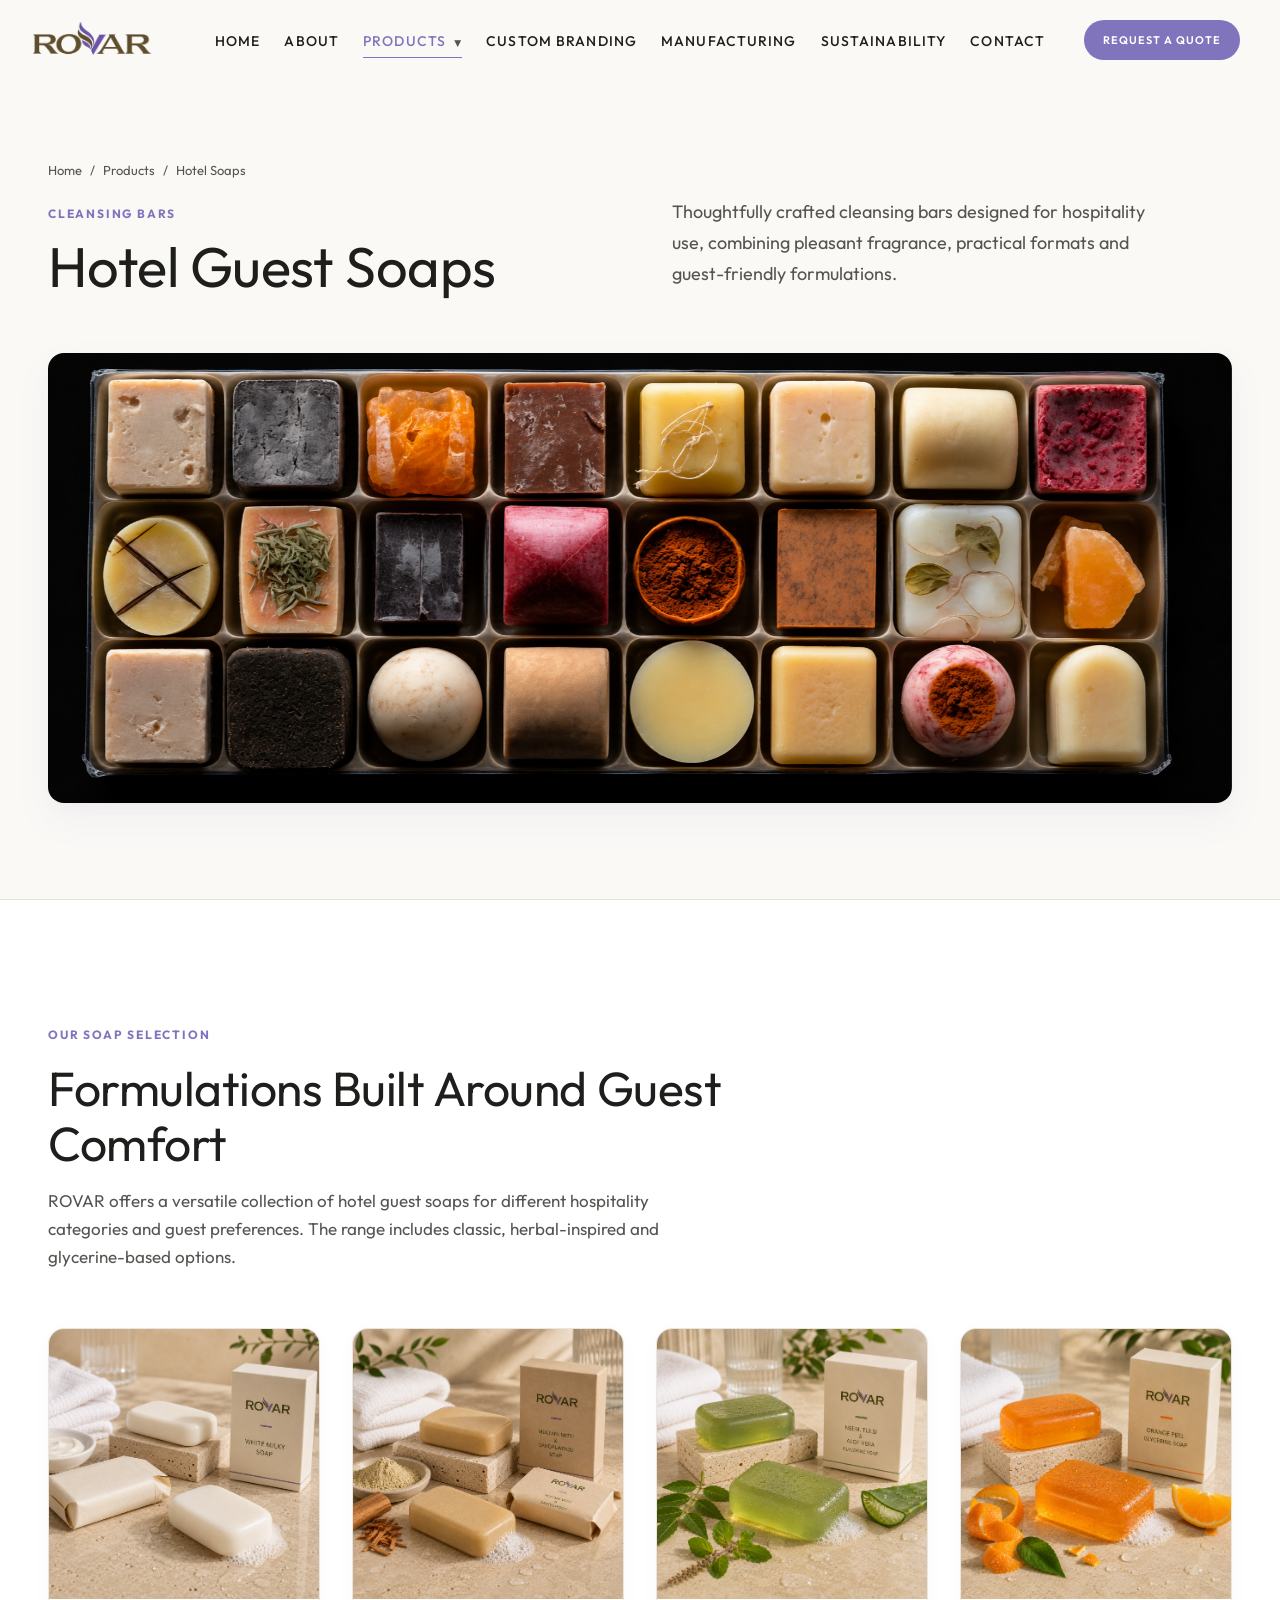
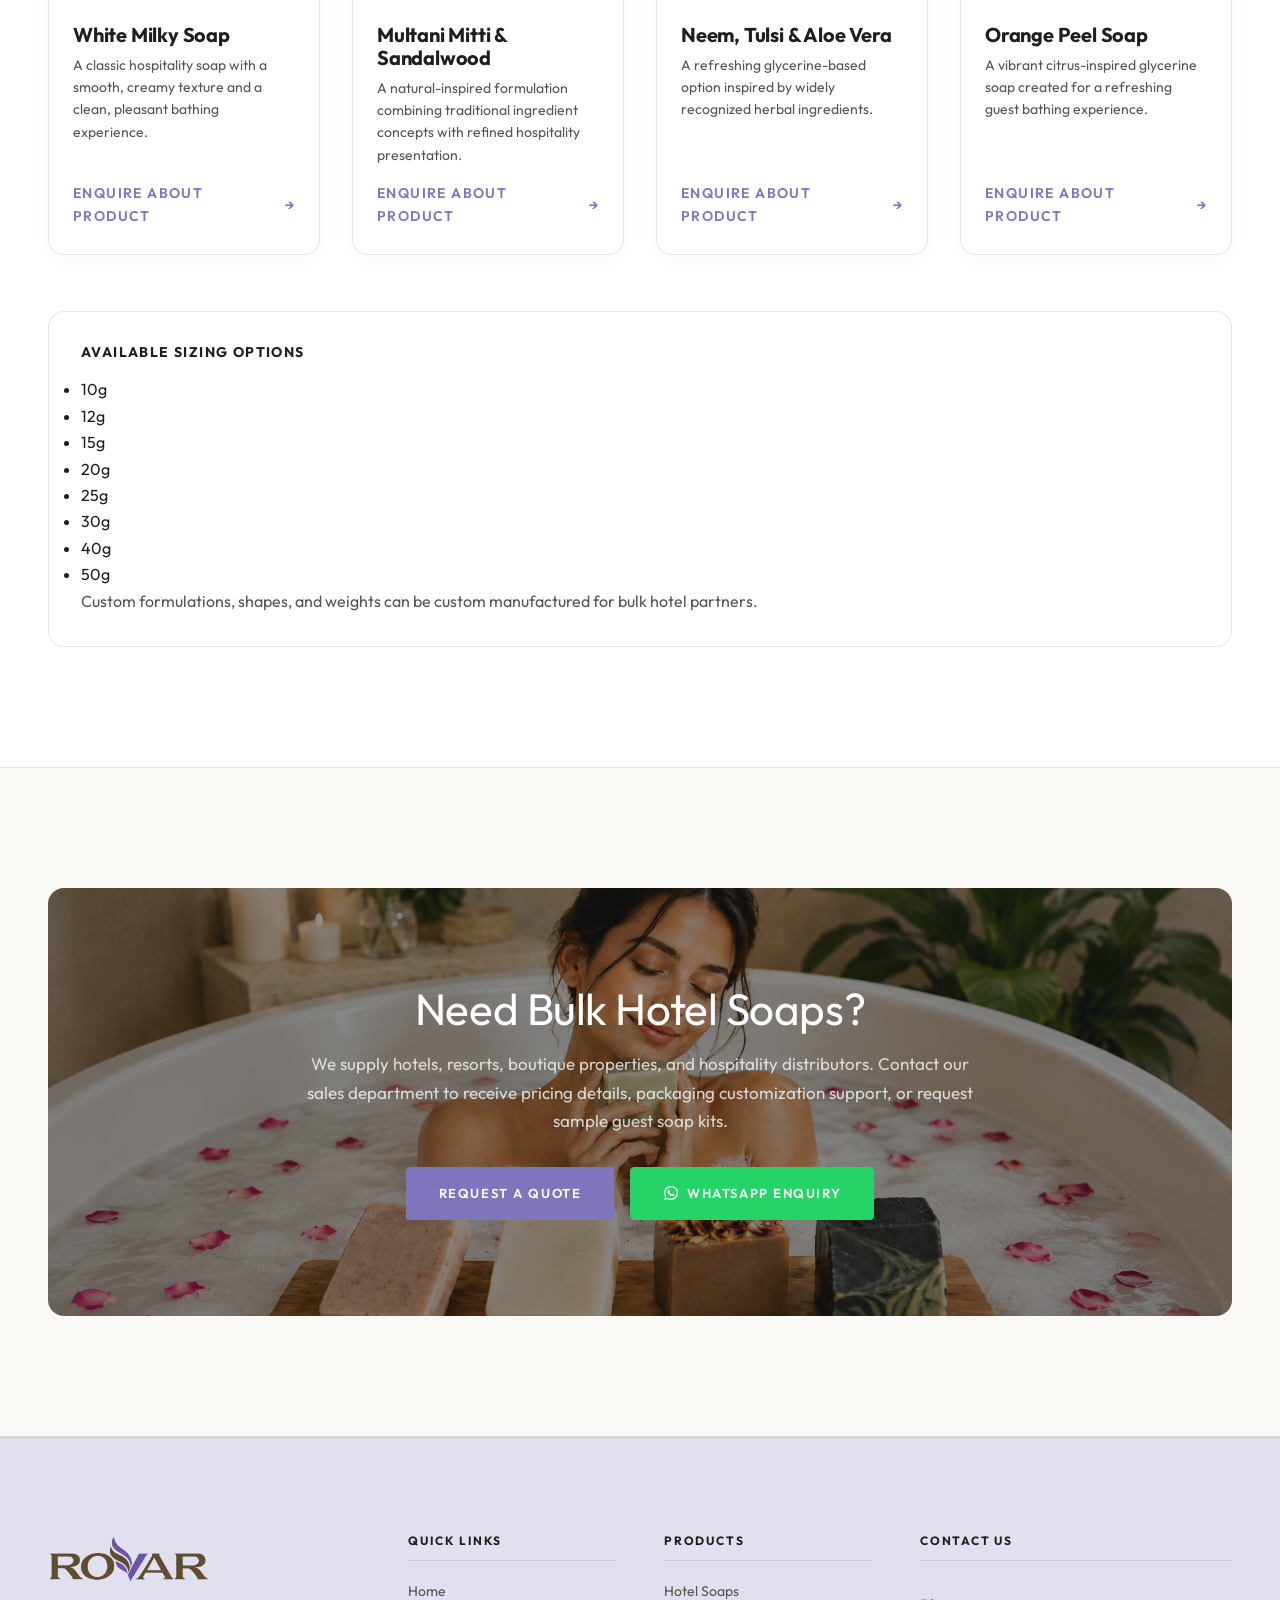
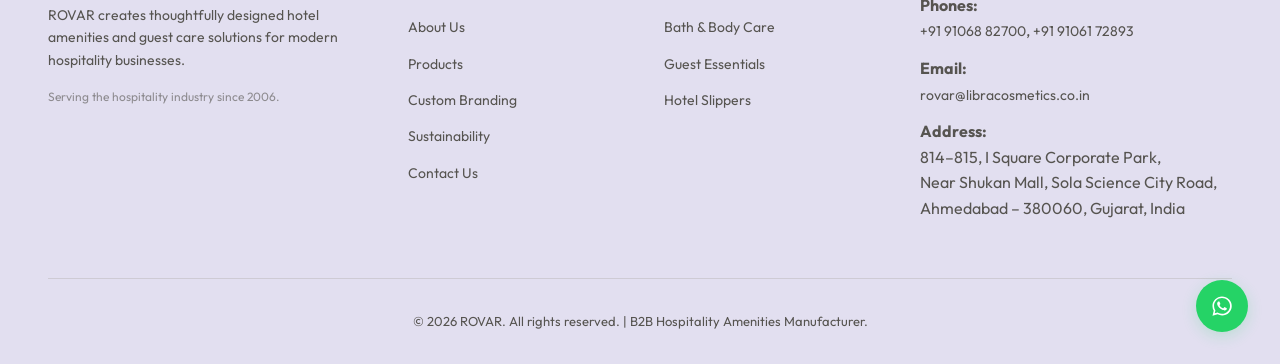
<file: hotel-soaps.html>
<!DOCTYPE html>
<html lang="en">
  <head>
    <meta charset="UTF-8" />
    <meta name="viewport" content="width=device-width, initial-scale=1.0" />

    <!-- SEO Metadata -->
    <title>Hotel Guest Soaps Manufacturer & Supplier — ROVAR</title>
    <meta name="description" content="Discover ROVAR's premium ranges of hotel guest soaps: classic milky bars, herbal Multani Mitti, refreshing Neem & Tulsi, and citrus Orange Peel glycerine bars." />
    <link rel="canonical" href="hotel-soaps.html" />

    <!-- Open Graph -->
    <meta property="og:type" content="website" />
    <meta property="og:title" content="Hotel Guest Soaps Collection — ROVAR" />
    <meta property="og:description" content="Thoughtfully crafted guest soaps. Formulated for luxury B2B hospitality properties." />
    <meta property="og:image" content="images/whitemilkysoap.png" />

    <!-- Fonts & Stylesheet -->
    <link rel="stylesheet" href="css/style.css" />
  </head>
  <body>
    <!-- Mobile Drawer Menu Overlay -->
    <div class="mobile-drawer-overlay" id="drawer-overlay"></div>

    <!-- HEADER -->
    <header class="header-wrapper">
      <div class="global-header">
        <a href="index.html" class="logo" aria-label="ROVAR Homepage"><img src="images/logo2.png" alt="ROVAR Logo" /></a>

        <!-- Desktop Menu -->
        <nav class="desktop-nav" aria-label="Main Navigation">
          <ul class="nav-menu">
            <li>
              <a href="index.html" class="nav-link">Home</a>
            </li>
            <li>
              <a href="about.html" class="nav-link">About</a>
            </li>
            <li class="has-dropdown" aria-haspopup="true">
              <a href="products.html" class="nav-link active">Products <span class="dropdown-indicator">▼</span></a>
              <div class="dropdown-menu" role="menu">
                <a href="products.html" class="dropdown-item">
                  <span class="dropdown-item-title">All Products <span class="dropdown-arrow">→</span></span>
                  <span class="dropdown-item-desc">Browse our entire hospitality catalog</span>
                </a>
                <a href="hotel-soaps.html" class="dropdown-item active">
                  <span class="dropdown-item-title">Hotel Soaps <span class="dropdown-arrow">→</span></span>
                  <span class="dropdown-item-desc">Classic and glycerine guest cleansing bars</span>
                </a>
                <a href="bath-body-care.html" class="dropdown-item">
                  <span class="dropdown-item-title">Bath & Body Care <span class="dropdown-arrow">→</span></span>
                  <span class="dropdown-item-desc">Premium shampoos, conditioners, and body washes</span>
                </a>
                <a href="guest-room-essentials.html" class="dropdown-item">
                  <span class="dropdown-item-title">Guest Room Essentials <span class="dropdown-arrow">→</span></span>
                  <span class="dropdown-item-desc">Accessory kits and personal care room essentials</span>
                </a>
                <a href="hotel-slippers.html" class="dropdown-item">
                  <span class="dropdown-item-title">Hotel Slippers <span class="dropdown-arrow">→</span></span>
                  <span class="dropdown-item-desc">Terry, fleece, and waffle comfort slippers</span>
                </a>
              </div>
            </li>
            <li>
              <a href="custom-branding.html" class="nav-link">Custom Branding</a>
            </li>
            <li>
              <a href="manufacturing.html" class="nav-link">Manufacturing</a>
            </li>
            <li>
              <a href="sustainability.html" class="nav-link">Sustainability</a>
            </li>
            <li>
              <a href="contact.html" class="nav-link">Contact</a>
            </li>
          </ul>
        </nav>

        <!-- CTA Button -->
        <div class="header-cta">
          <a href="contact.html" class="btn btn-primary">Request a Quote</a>
        </div>

        <!-- Mobile Burger Menu Button -->
        <button class="hamburger" id="hamburger" aria-label="Toggle menu" aria-controls="mobile-nav-drawer">
          <span></span>
          <span></span>
          <span></span>
        </button>
      </div>
    </header>

    <!-- Mobile Drawer Menu -->
    <aside class="mobile-nav-drawer" id="mobile-nav-drawer" aria-label="Mobile Navigation">
      <ul class="mobile-menu">
        <li>
          <a href="index.html" class="mobile-nav-link">Home</a>
        </li>
        <li>
          <a href="about.html" class="mobile-nav-link">About</a>
        </li>
        <li>
          <button class="mobile-nav-link mobile-submenu-toggle">Products <span class="arrow-icon">▼</span></button>
          <ul class="mobile-submenu">
            <li>
              <a href="products.html" class="mobile-submenu-link">All Products</a>
            </li>
            <li>
              <a href="hotel-soaps.html" class="mobile-submenu-link active">Hotel Soaps</a>
            </li>
            <li>
              <a href="bath-body-care.html" class="mobile-submenu-link">Bath & Body Care</a>
            </li>
            <li>
              <a href="guest-room-essentials.html" class="mobile-submenu-link">Guest Essentials</a>
            </li>
            <li>
              <a href="hotel-slippers.html" class="mobile-submenu-link">Hotel Slippers</a>
            </li>
          </ul>
        </li>
        <li>
          <a href="custom-branding.html" class="mobile-nav-link">Custom Branding</a>
        </li>
        <li>
          <a href="manufacturing.html" class="mobile-nav-link">Manufacturing</a>
        </li>
        <li>
          <a href="sustainability.html" class="mobile-nav-link">Sustainability</a>
        </li>
        <li>
          <a href="contact.html" class="mobile-nav-link">Contact</a>
        </li>
      </ul>

      <div class="mobile-drawer-footer">
        <a href="contact.html" class="btn btn-primary" style="width: 100%;">Request a Quote</a>
        <a href="https://wa.me/919106882700?text=Hello%20ROVAR,%20I%20am%20interested%20in%20your%20hotel%20guest%20soaps." class="btn btn-whatsapp" style="width: 100%; justify-content: center;">
          <svg class="whatsapp-btn-icon" xmlns="http://www.w3.org/2000/svg" viewBox="0 0 448 512" width="16" height="16" fill="currentColor" style="margin-right: 8px; vertical-align: middle; display: inline-block;">
            <path d="M380.9 97.1C339 55.1 283.2 32 223.9 32c-122.4 0-222 99.6-222 222 0 39.1 10.2 77.3 29.6 111L3 480l117.7-30.9c32.4 17.7 68.9 27 106.1 27h.1c122.3 0 224.1-99.6 224.1-222 0-59.3-25.2-115-67.1-157zm-157 341.6c-33.2 0-65.7-8.9-94-25.7l-6.7-4-69.8 18.3L72 359.2l-4.4-7c-18.5-29.4-28.2-63.3-28.2-98.2 0-101.7 82.8-184.5 184.6-184.5 49.3 0 95.6 19.2 130.4 54.1 34.8 34.9 56.2 81.2 56.1 130.5 0 101.8-84.9 184.6-186.6 184.6zm101.2-138.2c-5.5-2.8-32.8-16.2-37.9-18-5.1-1.9-8.8-2.8-12.5 2.8-3.7 5.6-14.3 18-17.6 21.8-3.2 3.7-6.5 4.2-12 1.4-32.6-16.3-54-29.1-75.5-66-5.7-9.8 5.7-9.1 16.3-30.3 1.8-3.7.9-6.9-.5-9.7-1.4-2.8-12.5-30.1-17.1-41.2-4.5-10.8-9.1-9.3-12.5-9.5-3.2-.2-6.9-.2-10.6-.2-3.7 0-9.7 1.4-14.8 6.9-5.1 5.6-19.4 19-19.4 46.3 0 27.3 19.9 53.7 22.6 57.4 2.8 3.7 39.1 59.7 94.8 83.8 35.2 15.2 49 16.5 66.6 13.9 10.7-1.6 32.8-13.4 37.4-26.4 4.6-13 4.6-24.1 3.2-26.4-1.3-2.5-5-3.9-10.5-6.6z" />
          </svg>Chat on WhatsApp
        </a>
      </div>
    </aside>

    <!-- SECTION 1: PAGE HERO (Editorial) -->
    <section class="hero-editorial" aria-label="Hotel Soaps Catalog Intro">
      <div class="container">
        <div class="breadcrumbs">
          <a href="index.html">Home</a> / <a href="products.html">Products</a> / <span>Hotel Soaps</span>
        </div>
        <div class="hero-editorial-layout reveal-up">
          <div class="hero-editorial-left">
            <span class="label-small">Cleansing Bars</span>
            <h1>Hotel Guest Soaps</h1>
          </div>
          <div class="hero-editorial-right">
            <p>Thoughtfully crafted cleansing bars designed for hospitality use, combining pleasant fragrance, practical formats and guest-friendly formulations.</p>
          </div>
        </div>
        <div class="hero-image-block reveal-up">
          <img src="images/soap.png" alt="Guest soaps product showcase header" />
        </div>
      </div>
    </section>

    <!-- SECTION 2: PRODUCT CATALOG DETAIL -->
    <section class="section section-white" aria-label="Soap Products Showcase">
      <div class="container">
        <div class="sec-header reveal-up">
          <span class="label-small">Our Soap Selection</span>
          <h2 class="sec-title">Formulations Built Around Guest Comfort</h2>
          <p class="sec-desc">ROVAR offers a versatile collection of hotel guest soaps for different hospitality categories and guest preferences. The range includes classic, herbal-inspired and glycerine-based options.</p>
        </div>

        <!-- Product Cards Grid -->
        <div class="product-grid reveal-up" style="margin-bottom: 56px;">
          <!-- Card 1: White Milky Soap -->
          <article class="product-card">
            <div class="product-img-box" style="aspect-ratio: 1/1;">
              <img src="images/whitemilkysoap.png" alt="White Milky Soap guest bar" />
            </div>
            <div class="product-info">
              <h3 class="product-title">White Milky Soap</h3>
              <p class="product-desc">A classic hospitality soap with a smooth, creamy texture and a clean, pleasant bathing experience.</p>
              <a href="contact.html?interest=soaps&product=white-milky" class="link-action" style="margin-top: auto;">Enquire About Product <span class="arrow-symbol">→</span></a>
            </div>
          </article>

          <!-- Card 2: Multani Mitti & Sandalwood Oil Soap -->
          <article class="product-card">
            <div class="product-img-box" style="aspect-ratio: 1/1;">
              <img src="images/multanimittisoap.png" alt="Multani Mitti & Sandalwood Soap guest bar" />
            </div>
            <div class="product-info">
              <h3 class="product-title">Multani Mitti & Sandalwood</h3>
              <p class="product-desc">A natural-inspired formulation combining traditional ingredient concepts with refined hospitality presentation.</p>
              <a href="contact.html?interest=soaps&product=multani-mitti" class="link-action" style="margin-top: auto;">Enquire About Product <span class="arrow-symbol">→</span></a>
            </div>
          </article>

          <!-- Card 3: Neem, Tulsi & Aloe Vera Soap -->
          <article class="product-card">
            <div class="product-img-box" style="aspect-ratio: 1/1;">
              <img src="images/neemtulsisoap.png" alt="Neem, Tulsi & Aloe Vera Soap guest bar" />
            </div>
            <div class="product-info">
              <h3 class="product-title">Neem, Tulsi & Aloe Vera</h3>
              <p class="product-desc">A refreshing glycerine-based option inspired by widely recognized herbal ingredients.</p>
              <a href="contact.html?interest=soaps&product=neem-tulsi" class="link-action" style="margin-top: auto;">Enquire About Product <span class="arrow-symbol">→</span></a>
            </div>
          </article>

          <!-- Card 4: Orange Peel Soap -->
          <article class="product-card">
            <div class="product-img-box" style="aspect-ratio: 1/1;">
              <img src="images/orangepeelsoap.png" alt="Orange Peel Soap guest bar" />
            </div>
            <div class="product-info">
              <h3 class="product-title">Orange Peel Soap</h3>
              <p class="product-desc">A vibrant citrus-inspired glycerine soap created for a refreshing guest bathing experience.</p>
              <a href="contact.html?interest=soaps&product=orange-peel" class="link-action" style="margin-top: auto;">Enquire About Product <span class="arrow-symbol">→</span></a>
            </div>
          </article>
        </div>

        <!-- DYNAMIC SIZES INJECTION -->
        <div class="size-injector-box reveal-up" id="soaps-sizes-container" data-size-config="soaps">
          <!-- Injected dynamically by main.js from config.js -->
          <h3>Available Sizing Options</h3>
          <p>Loading configurations...</p>
        </div>
      </div>
    </section>

    <!-- SECTION 3: B2B ENQUIRY CTA -->
    <section class="section section-sand" aria-label="Bulk Enquiry Action">
      <div class="container">
        <div class="closing-enquiry-cta reveal-up" style="background-image: linear-gradient(rgba(30,30,28,0.5), rgba(30,30,28,0.5)), url('images/soaps.png'); background-size: cover; background-position: center;">
          <div class="closing-enquiry-content">
            <h2>Need Bulk Hotel Soaps?</h2>
            <p>We supply hotels, resorts, boutique properties, and hospitality distributors. Contact our sales department to receive pricing details, packaging customization support, or request sample guest soap kits.</p>
            <div class="btn-group">
              <a href="contact.html?interest=soaps" class="btn btn-primary" style="background-color: var(--primary); color: #FFFFFF;">Request a Quote</a>
              <a href="https://wa.me/919106882700?text=Hello%20ROVAR,%20I%20am%20interested%20in%20bulk%20guest%20soaps." class="btn btn-whatsapp">
                <svg class="whatsapp-btn-icon" xmlns="http://www.w3.org/2000/svg" viewBox="0 0 448 512" width="16" height="16" fill="currentColor" style="margin-right: 8px; vertical-align: middle; display: inline-block;">
                  <path d="M380.9 97.1C339 55.1 283.2 32 223.9 32c-122.4 0-222 99.6-222 222 0 39.1 10.2 77.3 29.6 111L3 480l117.7-30.9c32.4 17.7 68.9 27 106.1 27h.1c122.3 0 224.1-99.6 224.1-222 0-59.3-25.2-115-67.1-157zm-157 341.6c-33.2 0-65.7-8.9-94-25.7l-6.7-4-69.8 18.3L72 359.2l-4.4-7c-18.5-29.4-28.2-63.3-28.2-98.2 0-101.7 82.8-184.5 184.6-184.5 49.3 0 95.6 19.2 130.4 54.1 34.8 34.9 56.2 81.2 56.1 130.5 0 101.8-84.9 184.6-186.6 184.6zm101.2-138.2c-5.5-2.8-32.8-16.2-37.9-18-5.1-1.9-8.8-2.8-12.5 2.8-3.7 5.6-14.3 18-17.6 21.8-3.2 3.7-6.5 4.2-12 1.4-32.6-16.3-54-29.1-75.5-66-5.7-9.8 5.7-9.1 16.3-30.3 1.8-3.7.9-6.9-.5-9.7-1.4-2.8-12.5-30.1-17.1-41.2-4.5-10.8-9.1-9.3-12.5-9.5-3.2-.2-6.9-.2-10.6-.2-3.7 0-9.7 1.4-14.8 6.9-5.1 5.6-19.4 19-19.4 46.3 0 27.3 19.9 53.7 22.6 57.4 2.8 3.7 39.1 59.7 94.8 83.8 35.2 15.2 49 16.5 66.6 13.9 10.7-1.6 32.8-13.4 37.4-26.4 4.6-13 4.6-24.1 3.2-26.4-1.3-2.5-5-3.9-10.5-6.6z" />
                </svg>WhatsApp Enquiry
              </a>
            </div>
          </div>
        </div>
      </div>
    </section>

    <!-- FOOTER -->
    <footer class="footer-editorial">
      <div class="container">
        <div class="footer-columns-grid">
          <!-- Col 1: Brand Info -->
          <div class="footer-column-info">
            <a href="index.html" class="footer-brand-logo"><img src="images/logo2.png" alt="ROVAR Logo" /></a>
            <p class="footer-brand-desc">ROVAR creates thoughtfully designed hotel amenities and guest care solutions for modern hospitality businesses.</p>
            <p class="footer-brand-desc" style="font-size: 12px; opacity: 0.6;">Serving the hospitality industry since 2006.</p>
          </div>

          <!-- Col 2: Quick links -->
          <div>
            <h3 class="footer-col-title">Quick Links</h3>
            <ul class="footer-links-list">
              <li>
                <a href="index.html">Home</a>
              </li>
              <li>
                <a href="about.html">About Us</a>
              </li>
              <li>
                <a href="products.html">Products</a>
              </li>
              <li>
                <a href="custom-branding.html">Custom Branding</a>
              </li>
              <li>
                <a href="sustainability.html">Sustainability</a>
              </li>
              <li>
                <a href="contact.html">Contact Us</a>
              </li>
            </ul>
          </div>

          <!-- Col 3: Products -->
          <div>
            <h3 class="footer-col-title">Products</h3>
            <ul class="footer-links-list">
              <li>
                <a href="hotel-soaps.html">Hotel Soaps</a>
              </li>
              <li>
                <a href="bath-body-care.html">Bath & Body Care</a>
              </li>
              <li>
                <a href="guest-room-essentials.html">Guest Essentials</a>
              </li>
              <li>
                <a href="hotel-slippers.html">Hotel Slippers</a>
              </li>
            </ul>
          </div>

          <!-- Col 4: Contact info -->
          <div class="footer-column-info">
            <h3 class="footer-col-title">Contact Us</h3>
            <div class="footer-links-list" style="gap: 12px; font-size: 14px;">
              <p>
                <strong>Phones:</strong><br />
                <a href="tel:+919106882700" style="display:inline;">+91 91068 82700</a>,
                <a href="tel:+919106172893" style="display:inline;">+91 91061 72893</a>
              </p>
              <p>
                <strong>Email:</strong><br />
                <a href="mailto:rovar@libracosmetics.co.in">rovar@libracosmetics.co.in</a>
              </p>
              <p>
                <strong>Address:</strong><br />
                814–815, I Square Corporate Park,<br />
                Near Shukan Mall, Sola Science City Road,<br />
                Ahmedabad – 380060, Gujarat, India
              </p>
            </div>
          </div>
        </div>

        <div class="footer-bottom-line">&copy; 2026 ROVAR. All rights reserved. | B2B Hospitality Amenities Manufacturer.</div>
      </div>
    </footer>

    <!-- Floating Actions -->
    <div class="whatsapp-float-widget" aria-label="Quick WhatsApp chat">
      <a href="https://wa.me/919106882700?text=Hello%20ROVAR,%20I%20am%20interested%20in%20your%20hotel%20amenities." class="whatsapp-float-widget-btn" target="_blank" rel="noopener noreferrer">
        <svg class="whatsapp-svg-icon" xmlns="http://www.w3.org/2000/svg" viewBox="0 0 448 512" width="22" height="22" fill="currentColor" style="display: block;">
          <path d="M380.9 97.1C339 55.1 283.2 32 223.9 32c-122.4 0-222 99.6-222 222 0 39.1 10.2 77.3 29.6 111L3 480l117.7-30.9c32.4 17.7 68.9 27 106.1 27h.1c122.3 0 224.1-99.6 224.1-222 0-59.3-25.2-115-67.1-157zm-157 341.6c-33.2 0-65.7-8.9-94-25.7l-6.7-4-69.8 18.3L72 359.2l-4.4-7c-18.5-29.4-28.2-63.3-28.2-98.2 0-101.7 82.8-184.5 184.6-184.5 49.3 0 95.6 19.2 130.4 54.1 34.8 34.9 56.2 81.2 56.1 130.5 0 101.8-84.9 184.6-186.6 184.6zm101.2-138.2c-5.5-2.8-32.8-16.2-37.9-18-5.1-1.9-8.8-2.8-12.5 2.8-3.7 5.6-14.3 18-17.6 21.8-3.2 3.7-6.5 4.2-12 1.4-32.6-16.3-54-29.1-75.5-66-5.7-9.8 5.7-9.1 16.3-30.3 1.8-3.7.9-6.9-.5-9.7-1.4-2.8-12.5-30.1-17.1-41.2-4.5-10.8-9.1-9.3-12.5-9.5-3.2-.2-6.9-.2-10.6-.2-3.7 0-9.7 1.4-14.8 6.9-5.1 5.6-19.4 19-19.4 46.3 0 27.3 19.9 53.7 22.6 57.4 2.8 3.7 39.1 59.7 94.8 83.8 35.2 15.2 49 16.5 66.6 13.9 10.7-1.6 32.8-13.4 37.4-26.4 4.6-13 4.6-24.1 3.2-26.4-1.3-2.5-5-3.9-10.5-6.6z" />
        </svg>
      </a>
    </div>

    <button class="back-to-top-btn" id="back-to-top" aria-label="Scroll Back to Top">↑</button>

    <!-- Scripts -->
    <script src="data/config.js"></script>
    <script src="js/main.js"></script>
  </body>
</html>
</file>
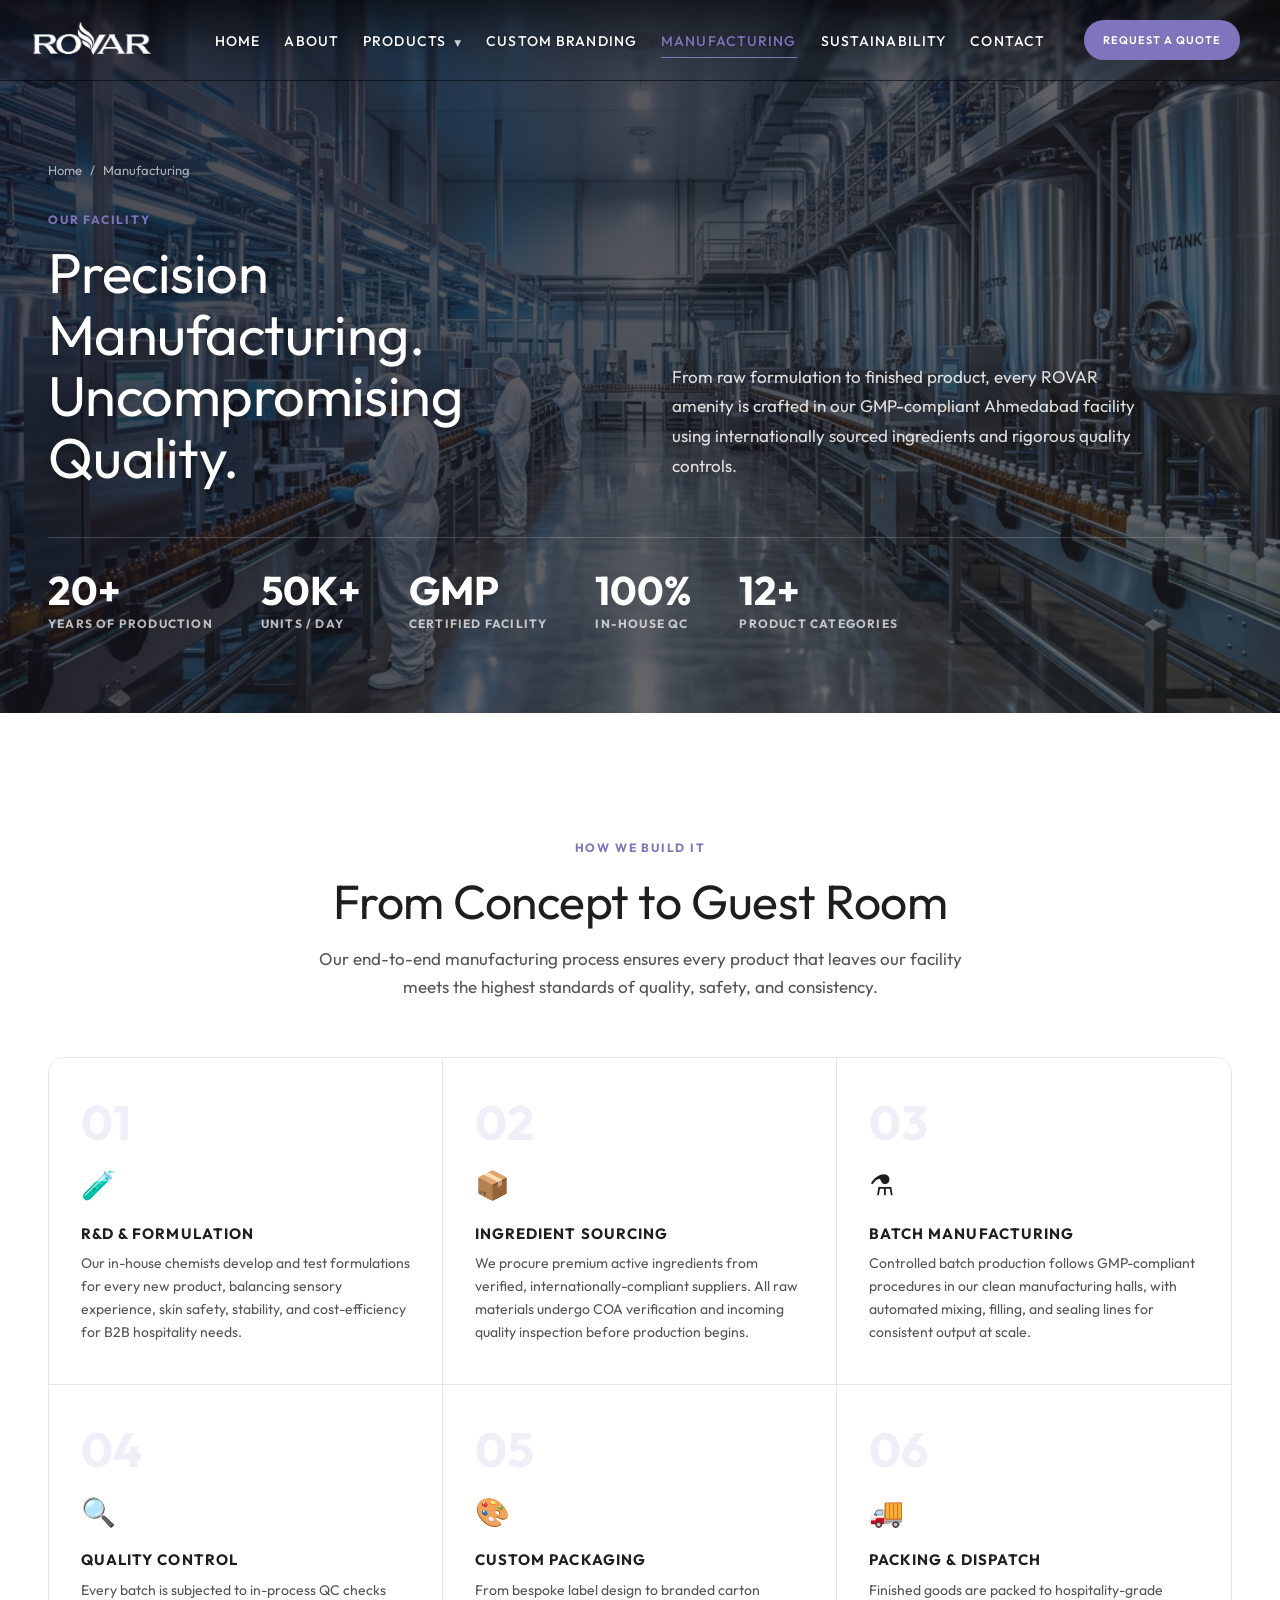
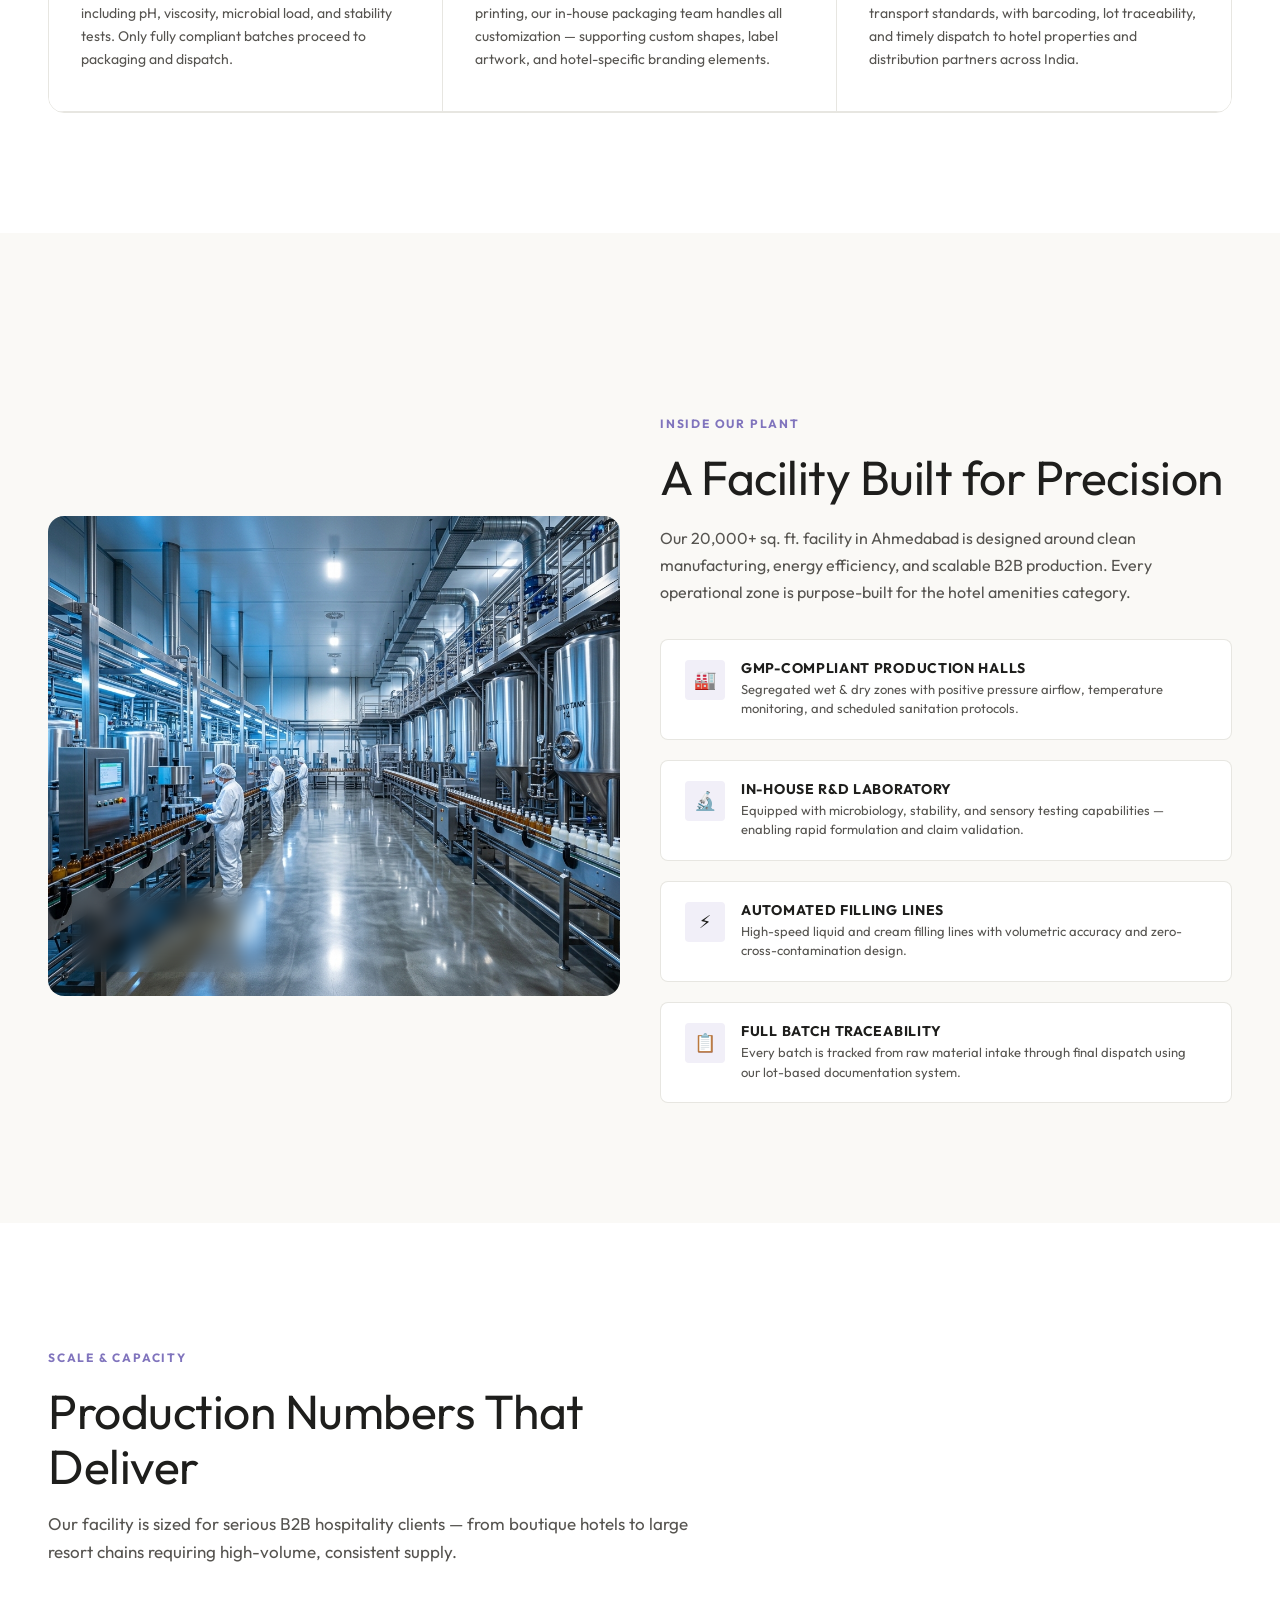
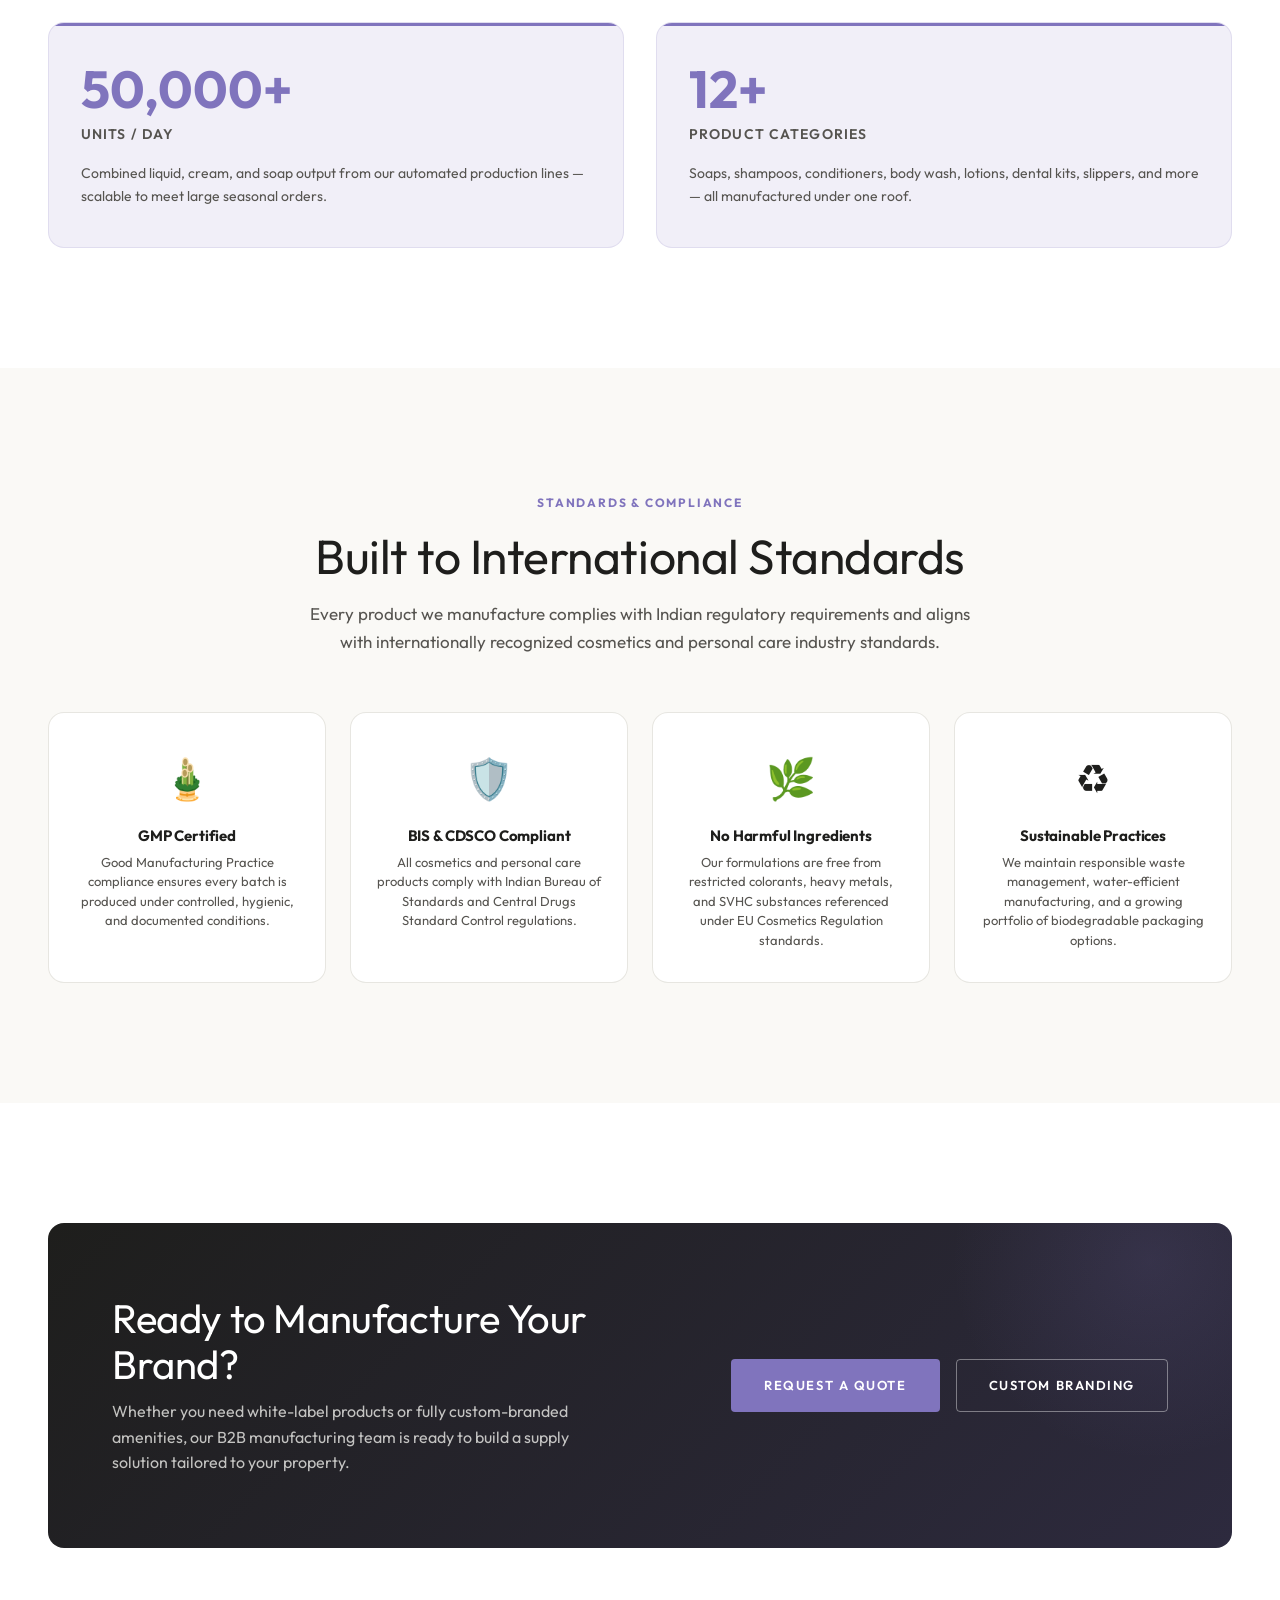
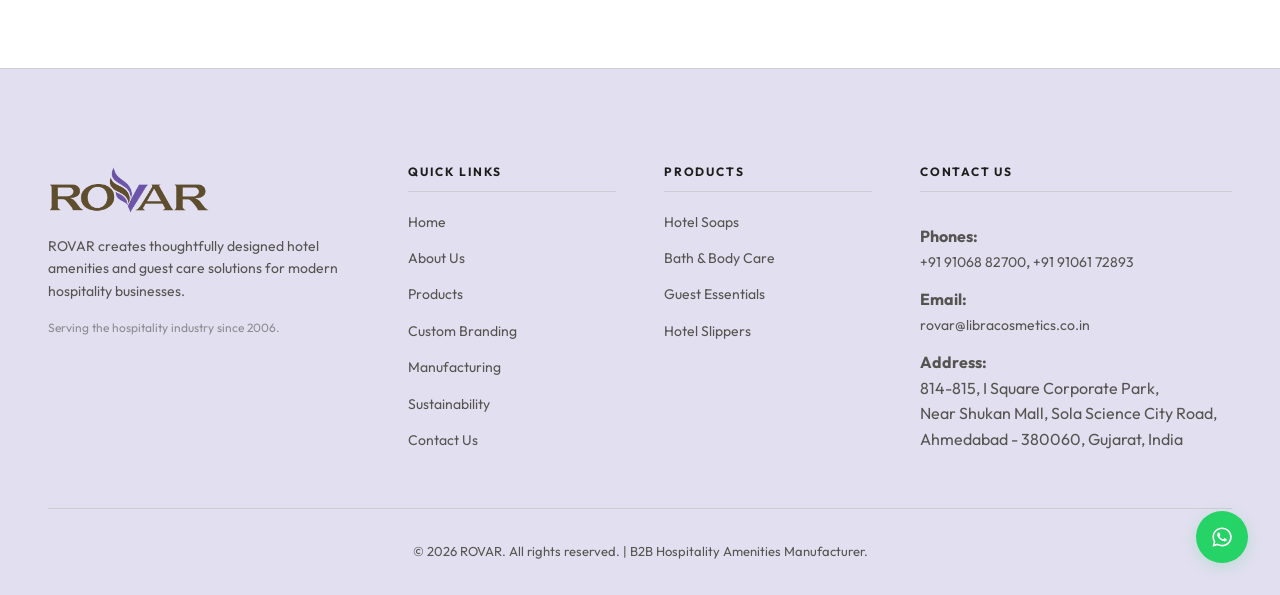
<file: manufacturing.html>
<!DOCTYPE html>
<html lang="en">
  <head>
    <meta charset="UTF-8" />
    <meta name="viewport" content="width=device-width, initial-scale=1.0" />
    <title>Manufacturing — ROVAR Premium Hotel Amenities Production Facility</title>
    <meta name="description" content="Explore ROVAR's state-of-the-art manufacturing facility in Ahmedabad. GMP-certified production, in-house R&D, advanced formulation labs, and strict quality control for premium hotel amenities since 2006." />
    <link rel="canonical" href="manufacturing.html" />
    <meta property="og:type" content="website" />
    <meta property="og:title" content="Manufacturing — ROVAR Hospitality Amenities" />
    <meta property="og:description" content="Inside ROVAR's production facility: GMP-certified manufacturing, in-house R&D, and rigorous quality control for luxury hotel amenities." />
    <meta property="og:image" content="images/about2.jpg" />
    <link rel="stylesheet" href="css/style.css" />
    <style>
      .mfg-hero-stats { display: flex; gap: 48px; margin-top: 48px; padding-top: 32px; border-top: 1px solid var(--border-soft); flex-wrap: wrap; }
      .mfg-stat-item { display: flex; flex-direction: column; gap: 4px; }
      .mfg-stat-number { font-family: var(--font-serif); font-size: clamp(28px, 4vw, 40px); font-weight: 700; color: var(--primary); line-height: 1; }
      .mfg-stat-label { font-size: 12px; font-weight: 700; text-transform: uppercase; letter-spacing: 0.1em; color: var(--text-body); }
      .mfg-process-grid { display: grid; grid-template-columns: repeat(3, 1fr); gap: 0; margin-top: 56px; border: 1px solid var(--border-soft); border-radius: var(--radius-lg); overflow: hidden; }
      .mfg-process-cell { background: var(--bg-secondary); padding: 40px 32px; position: relative; transition: var(--transition); border-right: 1px solid var(--border-soft); border-bottom: 1px solid var(--border-soft); }
      .mfg-process-cell:hover { background: var(--secondary-light); z-index: 2; }
      .mfg-process-cell:nth-child(3n) { border-right: none; }
      .mfg-step-number { font-family: var(--font-serif); font-size: 48px; font-weight: 700; color: rgba(128, 116, 189, 0.12); line-height: 1; margin-bottom: 16px; transition: var(--transition-fast); }
      .mfg-process-cell:hover .mfg-step-number { color: rgba(128, 116, 189, 0.28); }
      .mfg-step-icon { font-size: 28px; margin-bottom: 16px; display: block; }
      .mfg-step-title { font-family: var(--font-sans); font-size: 15px; font-weight: 700; text-transform: uppercase; letter-spacing: 0.07em; color: var(--text-dark); margin-bottom: 10px; }
      .mfg-step-desc { font-size: 14px; line-height: 1.65; color: var(--text-body); }
      .mfg-facilities-grid { display: grid; grid-template-columns: 1fr 1fr; gap: 40px; align-items: center; margin-top: 56px; }
      .mfg-facilities-img { border-radius: var(--radius-lg); overflow: hidden; position: relative; }
      .mfg-facilities-img img { width: 100%; height: 480px; object-fit: cover; display: block; }
      .mfg-img-badge { position: absolute; bottom: 24px; left: 24px; background: rgba(255,255,255,0.95); backdrop-filter: blur(8px); border-radius: var(--radius-md); padding: 16px 20px; box-shadow: var(--shadow-md); }
      .mfg-img-badge-label { font-size: 11px; font-weight: 700; text-transform: uppercase; letter-spacing: 0.12em; color: var(--primary); margin-bottom: 4px; }
      .mfg-img-badge-value { font-size: 18px; font-weight: 700; color: var(--text-dark); }
      .mfg-feature-list { list-style: none; display: flex; flex-direction: column; gap: 20px; margin-top: 32px; }
      .mfg-feature-item { display: flex; gap: 16px; align-items: flex-start; padding: 20px 24px; background: var(--bg-secondary); border: 1px solid var(--border-soft); border-radius: var(--radius-md); transition: var(--transition); }
      .mfg-feature-item:hover { border-color: rgba(128, 116, 189, 0.3); transform: translateX(6px); box-shadow: var(--shadow-sm); }
      .mfg-feature-icon { width: 40px; height: 40px; background: var(--secondary-light); border-radius: var(--radius-sm); display: flex; align-items: center; justify-content: center; font-size: 18px; flex-shrink: 0; }
      .mfg-feature-text h4 { font-size: 14px; font-weight: 700; text-transform: uppercase; letter-spacing: 0.05em; color: var(--text-dark); margin-bottom: 4px; }
      .mfg-feature-text p { font-size: 13px; color: var(--text-body); line-height: 1.5; }
      .mfg-cert-grid { display: grid; grid-template-columns: repeat(4, 1fr); gap: 24px; margin-top: 48px; }
      .mfg-cert-card { text-align: center; padding: 32px 24px; background: var(--bg-secondary); border: 1px solid var(--border-soft); border-radius: var(--radius-lg); transition: var(--transition); }
      .mfg-cert-card:hover { border-color: rgba(128, 116, 189, 0.35); transform: translateY(-8px); box-shadow: var(--shadow-lg); }
      .mfg-cert-icon { font-size: 40px; display: block; margin-bottom: 16px; }
      .mfg-cert-title { font-family: var(--font-sans); font-size: 15px; font-weight: 700; color: var(--text-dark); margin-bottom: 8px; }
      .mfg-cert-desc { font-size: 13px; color: var(--text-body); line-height: 1.5; }
      .mfg-capacity-row { display: grid; grid-template-columns: repeat(2, 1fr); gap: 32px; margin-top: 56px; }
      .mfg-capacity-card { padding: 40px 32px; border-radius: var(--radius-lg); background: var(--secondary-light); border: 1px solid rgba(128, 116, 189, 0.15); position: relative; overflow: hidden; transition: var(--transition); }
      .mfg-capacity-card:hover { transform: translateY(-6px); box-shadow: var(--shadow-md); border-color: rgba(128, 116, 189, 0.3); }
      .mfg-capacity-card::before { content: ''; position: absolute; top: 0; left: 0; right: 0; height: 3px; background: var(--primary); }
      .mfg-capacity-value { font-family: var(--font-serif); font-size: clamp(36px, 5vw, 52px); font-weight: 700; color: var(--primary); line-height: 1; margin-bottom: 8px; }
      .mfg-capacity-unit { font-size: 14px; font-weight: 600; color: var(--text-body); text-transform: uppercase; letter-spacing: 0.08em; margin-bottom: 16px; }
      .mfg-capacity-desc { font-size: 14px; color: var(--text-body); line-height: 1.6; }
      .mfg-cta-banner { background: linear-gradient(135deg, #1E1E1C 0%, #2d2a3e 100%); border-radius: var(--radius-lg); padding: 72px 64px; display: flex; align-items: center; justify-content: space-between; gap: 40px; position: relative; overflow: hidden; }
      .mfg-cta-banner::before { content: ''; position: absolute; top: -50%; right: -10%; width: 400px; height: 400px; background: radial-gradient(circle, rgba(128, 116, 189, 0.15) 0%, transparent 70%); pointer-events: none; }
      .mfg-cta-text h2 { font-size: clamp(28px, 4vw, 40px); color: #FFFFFF; line-height: 1.15; margin-bottom: 12px; }
      .mfg-cta-text p { color: rgba(250, 249, 246, 0.75); font-size: 16px; line-height: 1.6; max-width: 480px; }
      .mfg-cta-actions { display: flex; gap: 16px; flex-shrink: 0; flex-wrap: wrap; }
      @media (max-width: 1024px) {
        .mfg-process-grid { grid-template-columns: repeat(2, 1fr); }
        .mfg-cert-grid { grid-template-columns: repeat(2, 1fr); }
        .mfg-capacity-row { grid-template-columns: repeat(2, 1fr); }
      }
      @media (max-width: 768px) {
        .mfg-process-grid { grid-template-columns: 1fr; }
        .mfg-facilities-grid { grid-template-columns: 1fr; gap: 32px; }
        .mfg-facilities-img img { height: 300px; }
        .mfg-cert-grid { grid-template-columns: repeat(2, 1fr); }
        .mfg-capacity-row { grid-template-columns: 1fr; gap: 24px; }
        .mfg-cta-banner { flex-direction: column; padding: 48px 32px; }
        .mfg-cta-actions { width: 100%; }
        .mfg-hero-stats { gap: 28px; }
      }
      @media (max-width: 480px) { .mfg-cert-grid { grid-template-columns: 1fr; } }

      /* Hero image background */
      .mfg-hero-bg {
        position: relative;
        padding-top: 160px;
        padding-bottom: 80px;
        background-image: url('images/manufacturing-facility.jpg');
        background-size: cover;
        background-position: center;
        background-attachment: fixed;
        overflow: hidden;
      }
      .mfg-hero-overlay {
        position: absolute;
        inset: 0;
        background: linear-gradient(135deg, rgba(20,18,30,0.78) 0%, rgba(30,30,28,0.62) 100%);
        z-index: 2;
      }
      .mfg-hero-bg .container {
        position: relative;
        z-index: 5;
      }
      @media (max-width: 768px) {
        .mfg-hero-bg {
          background-attachment: scroll;
          padding-top: 130px;
          padding-bottom: 56px;
        }
      }
    </style>
  </head>
  <body>
    <div class="mobile-drawer-overlay" id="drawer-overlay"></div>

    <header class="header-wrapper">
      <div class="global-header">
        <a href="index.html" class="logo" aria-label="ROVAR Homepage"><img src="images/logo2.png" alt="ROVAR Logo" /></a>
        <nav class="desktop-nav" aria-label="Main Navigation">
          <ul class="nav-menu">
            <li><a href="index.html" class="nav-link">Home</a></li>
            <li><a href="about.html" class="nav-link">About</a></li>
            <li class="has-dropdown" aria-haspopup="true">
              <a href="products.html" class="nav-link">Products <span class="dropdown-indicator">&#9660;</span></a>
              <div class="dropdown-menu" role="menu">
                <a href="products.html" class="dropdown-item"><span class="dropdown-item-title">All Products <span class="dropdown-arrow">&#8594;</span></span><span class="dropdown-item-desc">Browse our entire hospitality catalog</span></a>
                <a href="hotel-soaps.html" class="dropdown-item"><span class="dropdown-item-title">Hotel Soaps <span class="dropdown-arrow">&#8594;</span></span><span class="dropdown-item-desc">Classic and glycerine guest cleansing bars</span></a>
                <a href="bath-body-care.html" class="dropdown-item"><span class="dropdown-item-title">Bath &amp; Body Care <span class="dropdown-arrow">&#8594;</span></span><span class="dropdown-item-desc">Premium shampoos, conditioners, and body washes</span></a>
                <a href="guest-room-essentials.html" class="dropdown-item"><span class="dropdown-item-title">Guest Room Essentials <span class="dropdown-arrow">&#8594;</span></span><span class="dropdown-item-desc">Accessory kits and personal care room essentials</span></a>
                <a href="hotel-slippers.html" class="dropdown-item"><span class="dropdown-item-title">Hotel Slippers <span class="dropdown-arrow">&#8594;</span></span><span class="dropdown-item-desc">Terry, fleece, and waffle comfort slippers</span></a>
              </div>
            </li>
            <li><a href="custom-branding.html" class="nav-link">Custom Branding</a></li>
            <li><a href="manufacturing.html" class="nav-link active">Manufacturing</a></li>
            <li><a href="sustainability.html" class="nav-link">Sustainability</a></li>
            <li><a href="contact.html" class="nav-link">Contact</a></li>
          </ul>
        </nav>
        <div class="header-cta">
          <a href="contact.html" class="btn btn-primary">Request a Quote</a>
        </div>
        <button class="hamburger" id="hamburger" aria-label="Toggle menu" aria-controls="mobile-nav-drawer">
          <span></span><span></span><span></span>
        </button>
      </div>
    </header>

    <aside class="mobile-nav-drawer" id="mobile-nav-drawer" aria-label="Mobile Navigation">
      <ul class="mobile-menu">
        <li><a href="index.html" class="mobile-nav-link">Home</a></li>
        <li><a href="about.html" class="mobile-nav-link">About</a></li>
        <li>
          <button class="mobile-nav-link mobile-submenu-toggle">Products <span class="arrow-icon">&#9660;</span></button>
          <ul class="mobile-submenu">
            <li><a href="products.html" class="mobile-submenu-link">All Products</a></li>
            <li><a href="hotel-soaps.html" class="mobile-submenu-link">Hotel Soaps</a></li>
            <li><a href="bath-body-care.html" class="mobile-submenu-link">Bath &amp; Body Care</a></li>
            <li><a href="guest-room-essentials.html" class="mobile-submenu-link">Guest Essentials</a></li>
            <li><a href="hotel-slippers.html" class="mobile-submenu-link">Hotel Slippers</a></li>
          </ul>
        </li>
        <li><a href="custom-branding.html" class="mobile-nav-link">Custom Branding</a></li>
        <li><a href="manufacturing.html" class="mobile-nav-link active">Manufacturing</a></li>
        <li><a href="sustainability.html" class="mobile-nav-link">Sustainability</a></li>
        <li><a href="contact.html" class="mobile-nav-link">Contact</a></li>
      </ul>
      <div class="mobile-drawer-footer">
        <a href="contact.html" class="btn btn-primary" style="width: 100%;">Request a Quote</a>
        <a href="https://wa.me/919106882700?text=Hello%20ROVAR,%20I%20am%20interested%20in%20your%20manufacturing%20capabilities." class="btn btn-whatsapp" style="width: 100%; justify-content: center;">
          <svg xmlns="http://www.w3.org/2000/svg" viewBox="0 0 448 512" width="16" height="16" fill="currentColor" style="margin-right: 8px; vertical-align: middle; display: inline-block;"><path d="M380.9 97.1C339 55.1 283.2 32 223.9 32c-122.4 0-222 99.6-222 222 0 39.1 10.2 77.3 29.6 111L3 480l117.7-30.9c32.4 17.7 68.9 27 106.1 27h.1c122.3 0 224.1-99.6 224.1-222 0-59.3-25.2-115-67.1-157zm-157 341.6c-33.2 0-65.7-8.9-94-25.7l-6.7-4-69.8 18.3L72 359.2l-4.4-7c-18.5-29.4-28.2-63.3-28.2-98.2 0-101.7 82.8-184.5 184.6-184.5 49.3 0 95.6 19.2 130.4 54.1 34.8 34.9 56.2 81.2 56.1 130.5 0 101.8-84.9 184.6-186.6 184.6zm101.2-138.2c-5.5-2.8-32.8-16.2-37.9-18-5.1-1.9-8.8-2.8-12.5 2.8-3.7 5.6-14.3 18-17.6 21.8-3.2 3.7-6.5 4.2-12 1.4-32.6-16.3-54-29.1-75.5-66-5.7-9.8 5.7-9.1 16.3-30.3 1.8-3.7.9-6.9-.5-9.7-1.4-2.8-12.5-30.1-17.1-41.2-4.5-10.8-9.1-9.3-12.5-9.5-3.2-.2-6.9-.2-10.6-.2-3.7 0-9.7 1.4-14.8 6.9-5.1 5.6-19.4 19-19.4 46.3 0 27.3 19.9 53.7 22.6 57.4 2.8 3.7 39.1 59.7 94.8 83.8 35.2 15.2 49 16.5 66.6 13.9 10.7-1.6 32.8-13.4 37.4-26.4 4.6-13 4.6-24.1 3.2-26.4-1.3-2.5-5-3.9-10.5-6.6z"/></svg>Chat on WhatsApp
        </a>
      </div>
    </aside>

    <!-- HERO -->
    <section class="mfg-hero-bg" aria-label="Manufacturing Hero">
      <div class="mfg-hero-overlay"></div>
      <div class="container" style="position: relative; z-index: 5;">
        <div class="breadcrumbs" style="color: rgba(255,255,255,0.65);"><a href="index.html" style="color: rgba(255,255,255,0.65);">Home</a> / <span>Manufacturing</span></div>
        <div class="hero-editorial-layout reveal-up" style="margin-top: 24px;">
          <div class="hero-editorial-left">
            <span class="label-small" style="color: var(--secondary);">Our Facility</span>
            <h1 style="max-width: 600px; color: #ffffff; text-shadow: 0 2px 12px rgba(0,0,0,0.3);">Precision Manufacturing. Uncompromising Quality.</h1>
          </div>
          <div class="hero-editorial-right">
            <p style="color: rgba(250,249,246,0.88); font-size: 17px; line-height: 1.75;">From raw formulation to finished product, every ROVAR amenity is crafted in our GMP-compliant Ahmedabad facility using internationally sourced ingredients and rigorous quality controls.</p>
          </div>
        </div>
        <div class="mfg-hero-stats reveal-up" style="border-top-color: rgba(255,255,255,0.18);">
          <div class="mfg-stat-item"><span class="mfg-stat-number" style="color: #ffffff;">20+</span><span class="mfg-stat-label" style="color: rgba(255,255,255,0.7);">Years of Production</span></div>
          <div class="mfg-stat-item"><span class="mfg-stat-number" style="color: #ffffff;">50K+</span><span class="mfg-stat-label" style="color: rgba(255,255,255,0.7);">Units / Day</span></div>
          <div class="mfg-stat-item"><span class="mfg-stat-number" style="color: #ffffff;">GMP</span><span class="mfg-stat-label" style="color: rgba(255,255,255,0.7);">Certified Facility</span></div>
          <div class="mfg-stat-item"><span class="mfg-stat-number" style="color: #ffffff;">100%</span><span class="mfg-stat-label" style="color: rgba(255,255,255,0.7);">In-House QC</span></div>
          <div class="mfg-stat-item"><span class="mfg-stat-number" style="color: #ffffff;">12+</span><span class="mfg-stat-label" style="color: rgba(255,255,255,0.7);">Product Categories</span></div>
        </div>
      </div>
    </section>

    <!-- MANUFACTURING PROCESS -->
    <section class="section section-white" aria-label="Manufacturing Process">
      <div class="container">
        <div class="sec-header centered reveal-up">
          <span class="label-small">How We Build It</span>
          <h2 class="sec-title">From Concept to Guest Room</h2>
          <p class="sec-desc">Our end-to-end manufacturing process ensures every product that leaves our facility meets the highest standards of quality, safety, and consistency.</p>
        </div>
        <div class="mfg-process-grid">
          <div class="mfg-process-cell reveal-up">
            <div class="mfg-step-number">01</div>
            <span class="mfg-step-icon">&#129514;</span>
            <h3 class="mfg-step-title">R&amp;D &amp; Formulation</h3>
            <p class="mfg-step-desc">Our in-house chemists develop and test formulations for every new product, balancing sensory experience, skin safety, stability, and cost-efficiency for B2B hospitality needs.</p>
          </div>
          <div class="mfg-process-cell reveal-up">
            <div class="mfg-step-number">02</div>
            <span class="mfg-step-icon">&#128230;</span>
            <h3 class="mfg-step-title">Ingredient Sourcing</h3>
            <p class="mfg-step-desc">We procure premium active ingredients from verified, internationally-compliant suppliers. All raw materials undergo COA verification and incoming quality inspection before production begins.</p>
          </div>
          <div class="mfg-process-cell reveal-up">
            <div class="mfg-step-number">03</div>
            <span class="mfg-step-icon">&#9879;&#65039;</span>
            <h3 class="mfg-step-title">Batch Manufacturing</h3>
            <p class="mfg-step-desc">Controlled batch production follows GMP-compliant procedures in our clean manufacturing halls, with automated mixing, filling, and sealing lines for consistent output at scale.</p>
          </div>
          <div class="mfg-process-cell reveal-up">
            <div class="mfg-step-number">04</div>
            <span class="mfg-step-icon">&#128269;</span>
            <h3 class="mfg-step-title">Quality Control</h3>
            <p class="mfg-step-desc">Every batch is subjected to in-process QC checks including pH, viscosity, microbial load, and stability tests. Only fully compliant batches proceed to packaging and dispatch.</p>
          </div>
          <div class="mfg-process-cell reveal-up">
            <div class="mfg-step-number">05</div>
            <span class="mfg-step-icon">&#127912;</span>
            <h3 class="mfg-step-title">Custom Packaging</h3>
            <p class="mfg-step-desc">From bespoke label design to branded carton printing, our in-house packaging team handles all customization — supporting custom shapes, label artwork, and hotel-specific branding elements.</p>
          </div>
          <div class="mfg-process-cell reveal-up">
            <div class="mfg-step-number">06</div>
            <span class="mfg-step-icon">&#128666;</span>
            <h3 class="mfg-step-title">Packing &amp; Dispatch</h3>
            <p class="mfg-step-desc">Finished goods are packed to hospitality-grade transport standards, with barcoding, lot traceability, and timely dispatch to hotel properties and distribution partners across India.</p>
          </div>
        </div>
      </div>
    </section>

    <!-- FACILITY HIGHLIGHTS -->
    <section class="section" aria-label="Facility Highlights">
      <div class="container">
        <div class="mfg-facilities-grid">
          <div class="mfg-facilities-img reveal-up">
            <img src="images/manufacturing-facility.jpg" alt="ROVAR production facility interior" />
            <div class="mfg-img-badge">
              <div class="mfg-img-badge-label">Production Facility</div>
              <div class="mfg-img-badge-value">Ahmedabad, India</div>
            </div>
          </div>
          <div class="reveal-up">
            <span class="label-small">Inside Our Plant</span>
            <h2 class="sec-title" style="margin-top: 4px; margin-bottom: 20px;">A Facility Built for Precision</h2>
            <p style="font-size: 16px; color: var(--text-body); line-height: 1.7; margin-bottom: 8px;">Our 20,000+ sq. ft. facility in Ahmedabad is designed around clean manufacturing, energy efficiency, and scalable B2B production. Every operational zone is purpose-built for the hotel amenities category.</p>
            <ul class="mfg-feature-list">
              <li class="mfg-feature-item">
                <div class="mfg-feature-icon">&#127981;</div>
                <div class="mfg-feature-text"><h4>GMP-Compliant Production Halls</h4><p>Segregated wet &amp; dry zones with positive pressure airflow, temperature monitoring, and scheduled sanitation protocols.</p></div>
              </li>
              <li class="mfg-feature-item">
                <div class="mfg-feature-icon">&#128300;</div>
                <div class="mfg-feature-text"><h4>In-House R&amp;D Laboratory</h4><p>Equipped with microbiology, stability, and sensory testing capabilities — enabling rapid formulation and claim validation.</p></div>
              </li>
              <li class="mfg-feature-item">
                <div class="mfg-feature-icon">&#9889;</div>
                <div class="mfg-feature-text"><h4>Automated Filling Lines</h4><p>High-speed liquid and cream filling lines with volumetric accuracy and zero-cross-contamination design.</p></div>
              </li>
              <li class="mfg-feature-item">
                <div class="mfg-feature-icon">&#128203;</div>
                <div class="mfg-feature-text"><h4>Full Batch Traceability</h4><p>Every batch is tracked from raw material intake through final dispatch using our lot-based documentation system.</p></div>
              </li>
            </ul>
          </div>
        </div>
      </div>
    </section>

    <!-- PRODUCTION CAPACITY -->
    <section class="section section-white" aria-label="Production Capacity">
      <div class="container">
        <div class="sec-header reveal-up">
          <span class="label-small">Scale &amp; Capacity</span>
          <h2 class="sec-title">Production Numbers That Deliver</h2>
          <p class="sec-desc">Our facility is sized for serious B2B hospitality clients — from boutique hotels to large resort chains requiring high-volume, consistent supply.</p>
        </div>
        <div class="mfg-capacity-row">
          <div class="mfg-capacity-card reveal-up">
            <div class="mfg-capacity-value">50,000+</div>
            <div class="mfg-capacity-unit">Units / Day</div>
            <p class="mfg-capacity-desc">Combined liquid, cream, and soap output from our automated production lines — scalable to meet large seasonal orders.</p>
          </div>
          <div class="mfg-capacity-card reveal-up">
            <div class="mfg-capacity-value">12+</div>
            <div class="mfg-capacity-unit">Product Categories</div>
            <p class="mfg-capacity-desc">Soaps, shampoos, conditioners, body wash, lotions, dental kits, slippers, and more — all manufactured under one roof.</p>
          </div>
        </div>
      </div>
    </section>

    <!-- CERTIFICATIONS -->
    <section class="section" aria-label="Certifications">
      <div class="container">
        <div class="sec-header centered reveal-up">
          <span class="label-small">Standards &amp; Compliance</span>
          <h2 class="sec-title">Built to International Standards</h2>
          <p class="sec-desc">Every product we manufacture complies with Indian regulatory requirements and aligns with internationally recognized cosmetics and personal care industry standards.</p>
        </div>
        <div class="mfg-cert-grid">
          <div class="mfg-cert-card reveal-up">
            <span class="mfg-cert-icon">&#127885;</span>
            <h3 class="mfg-cert-title">GMP Certified</h3>
            <p class="mfg-cert-desc">Good Manufacturing Practice compliance ensures every batch is produced under controlled, hygienic, and documented conditions.</p>
          </div>
          <div class="mfg-cert-card reveal-up">
            <span class="mfg-cert-icon">&#128737;&#65039;</span>
            <h3 class="mfg-cert-title">BIS &amp; CDSCO Compliant</h3>
            <p class="mfg-cert-desc">All cosmetics and personal care products comply with Indian Bureau of Standards and Central Drugs Standard Control regulations.</p>
          </div>
          <div class="mfg-cert-card reveal-up">
            <span class="mfg-cert-icon">&#127807;</span>
            <h3 class="mfg-cert-title">No Harmful Ingredients</h3>
            <p class="mfg-cert-desc">Our formulations are free from restricted colorants, heavy metals, and SVHC substances referenced under EU Cosmetics Regulation standards.</p>
          </div>
          <div class="mfg-cert-card reveal-up">
            <span class="mfg-cert-icon">&#9851;&#65039;</span>
            <h3 class="mfg-cert-title">Sustainable Practices</h3>
            <p class="mfg-cert-desc">We maintain responsible waste management, water-efficient manufacturing, and a growing portfolio of biodegradable packaging options.</p>
          </div>
        </div>
      </div>
    </section>

    <!-- CTA -->
    <section class="section section-white" aria-label="Manufacturing CTA">
      <div class="container">
        <div class="mfg-cta-banner reveal-up">
          <div class="mfg-cta-text">
            <h2>Ready to Manufacture Your Brand?</h2>
            <p>Whether you need white-label products or fully custom-branded amenities, our B2B manufacturing team is ready to build a supply solution tailored to your property.</p>
          </div>
          <div class="mfg-cta-actions">
            <a href="contact.html" class="btn btn-primary">Request a Quote</a>
            <a href="custom-branding.html" class="btn btn-secondary btn-light-outline">Custom Branding</a>
          </div>
        </div>
      </div>
    </section>

    <!-- FOOTER -->
    <footer class="footer-editorial">
      <div class="container">
        <div class="footer-columns-grid">
          <div class="footer-column-info">
            <a href="index.html" class="footer-brand-logo"><img src="images/logo2.png" alt="ROVAR Logo" /></a>
            <p class="footer-brand-desc">ROVAR creates thoughtfully designed hotel amenities and guest care solutions for modern hospitality businesses.</p>
            <p class="footer-brand-desc" style="font-size: 12px; opacity: 0.6;">Serving the hospitality industry since 2006.</p>
          </div>
          <div>
            <h3 class="footer-col-title">Quick Links</h3>
            <ul class="footer-links-list">
              <li><a href="index.html">Home</a></li>
              <li><a href="about.html">About Us</a></li>
              <li><a href="products.html">Products</a></li>
              <li><a href="custom-branding.html">Custom Branding</a></li>
              <li><a href="manufacturing.html">Manufacturing</a></li>
              <li><a href="sustainability.html">Sustainability</a></li>
              <li><a href="contact.html">Contact Us</a></li>
            </ul>
          </div>
          <div>
            <h3 class="footer-col-title">Products</h3>
            <ul class="footer-links-list">
              <li><a href="hotel-soaps.html">Hotel Soaps</a></li>
              <li><a href="bath-body-care.html">Bath &amp; Body Care</a></li>
              <li><a href="guest-room-essentials.html">Guest Essentials</a></li>
              <li><a href="hotel-slippers.html">Hotel Slippers</a></li>
            </ul>
          </div>
          <div class="footer-column-info">
            <h3 class="footer-col-title">Contact Us</h3>
            <div class="footer-links-list" style="gap: 12px; font-size: 14px;">
              <p><strong>Phones:</strong><br /><a href="tel:+919106882700" style="display:inline;">+91 91068 82700</a>, <a href="tel:+919106172893" style="display:inline;">+91 91061 72893</a></p>
              <p><strong>Email:</strong><br /><a href="mailto:rovar@libracosmetics.co.in">rovar@libracosmetics.co.in</a></p>
              <p><strong>Address:</strong><br />814-815, I Square Corporate Park,<br />Near Shukan Mall, Sola Science City Road,<br />Ahmedabad - 380060, Gujarat, India</p>
            </div>
          </div>
        </div>
        <div class="footer-bottom-line">&copy; 2026 ROVAR. All rights reserved. | B2B Hospitality Amenities Manufacturer.</div>
      </div>
    </footer>


    <!-- Floating Actions -->
    <div class="whatsapp-float-widget" aria-label="Quick WhatsApp chat">
      <a href="https://wa.me/919106882700?text=Hello%20ROVAR,%20I%20am%20interested%20in%20your%20manufacturing%20capabilities." class="whatsapp-float-widget-btn" target="_blank" rel="noopener noreferrer">
        <svg xmlns="http://www.w3.org/2000/svg" viewBox="0 0 448 512" width="22" height="22" fill="currentColor" style="display: block;"><path d="M380.9 97.1C339 55.1 283.2 32 223.9 32c-122.4 0-222 99.6-222 222 0 39.1 10.2 77.3 29.6 111L3 480l117.7-30.9c32.4 17.7 68.9 27 106.1 27h.1c122.3 0 224.1-99.6 224.1-222 0-59.3-25.2-115-67.1-157zm-157 341.6c-33.2 0-65.7-8.9-94-25.7l-6.7-4-69.8 18.3L72 359.2l-4.4-7c-18.5-29.4-28.2-63.3-28.2-98.2 0-101.7 82.8-184.5 184.6-184.5 49.3 0 95.6 19.2 130.4 54.1 34.8 34.9 56.2 81.2 56.1 130.5 0 101.8-84.9 184.6-186.6 184.6zm101.2-138.2c-5.5-2.8-32.8-16.2-37.9-18-5.1-1.9-8.8-2.8-12.5 2.8-3.7 5.6-14.3 18-17.6 21.8-3.2 3.7-6.5 4.2-12 1.4-32.6-16.3-54-29.1-75.5-66-5.7-9.8 5.7-9.1 16.3-30.3 1.8-3.7.9-6.9-.5-9.7-1.4-2.8-12.5-30.1-17.1-41.2-4.5-10.8-9.1-9.3-12.5-9.5-3.2-.2-6.9-.2-10.6-.2-3.7 0-9.7 1.4-14.8 6.9-5.1 5.6-19.4 19-19.4 46.3 0 27.3 19.9 53.7 22.6 57.4 2.8 3.7 39.1 59.7 94.8 83.8 35.2 15.2 49 16.5 66.6 13.9 10.7-1.6 32.8-13.4 37.4-26.4 4.6-13 4.6-24.1 3.2-26.4-1.3-2.5-5-3.9-10.5-6.6z"/></svg>
      </a>
    </div>
    <button class="back-to-top-btn" id="back-to-top" aria-label="Scroll Back to Top">&#8593;</button>
    <script src="js/main.js"></script>
  </body>
</html>
</file>
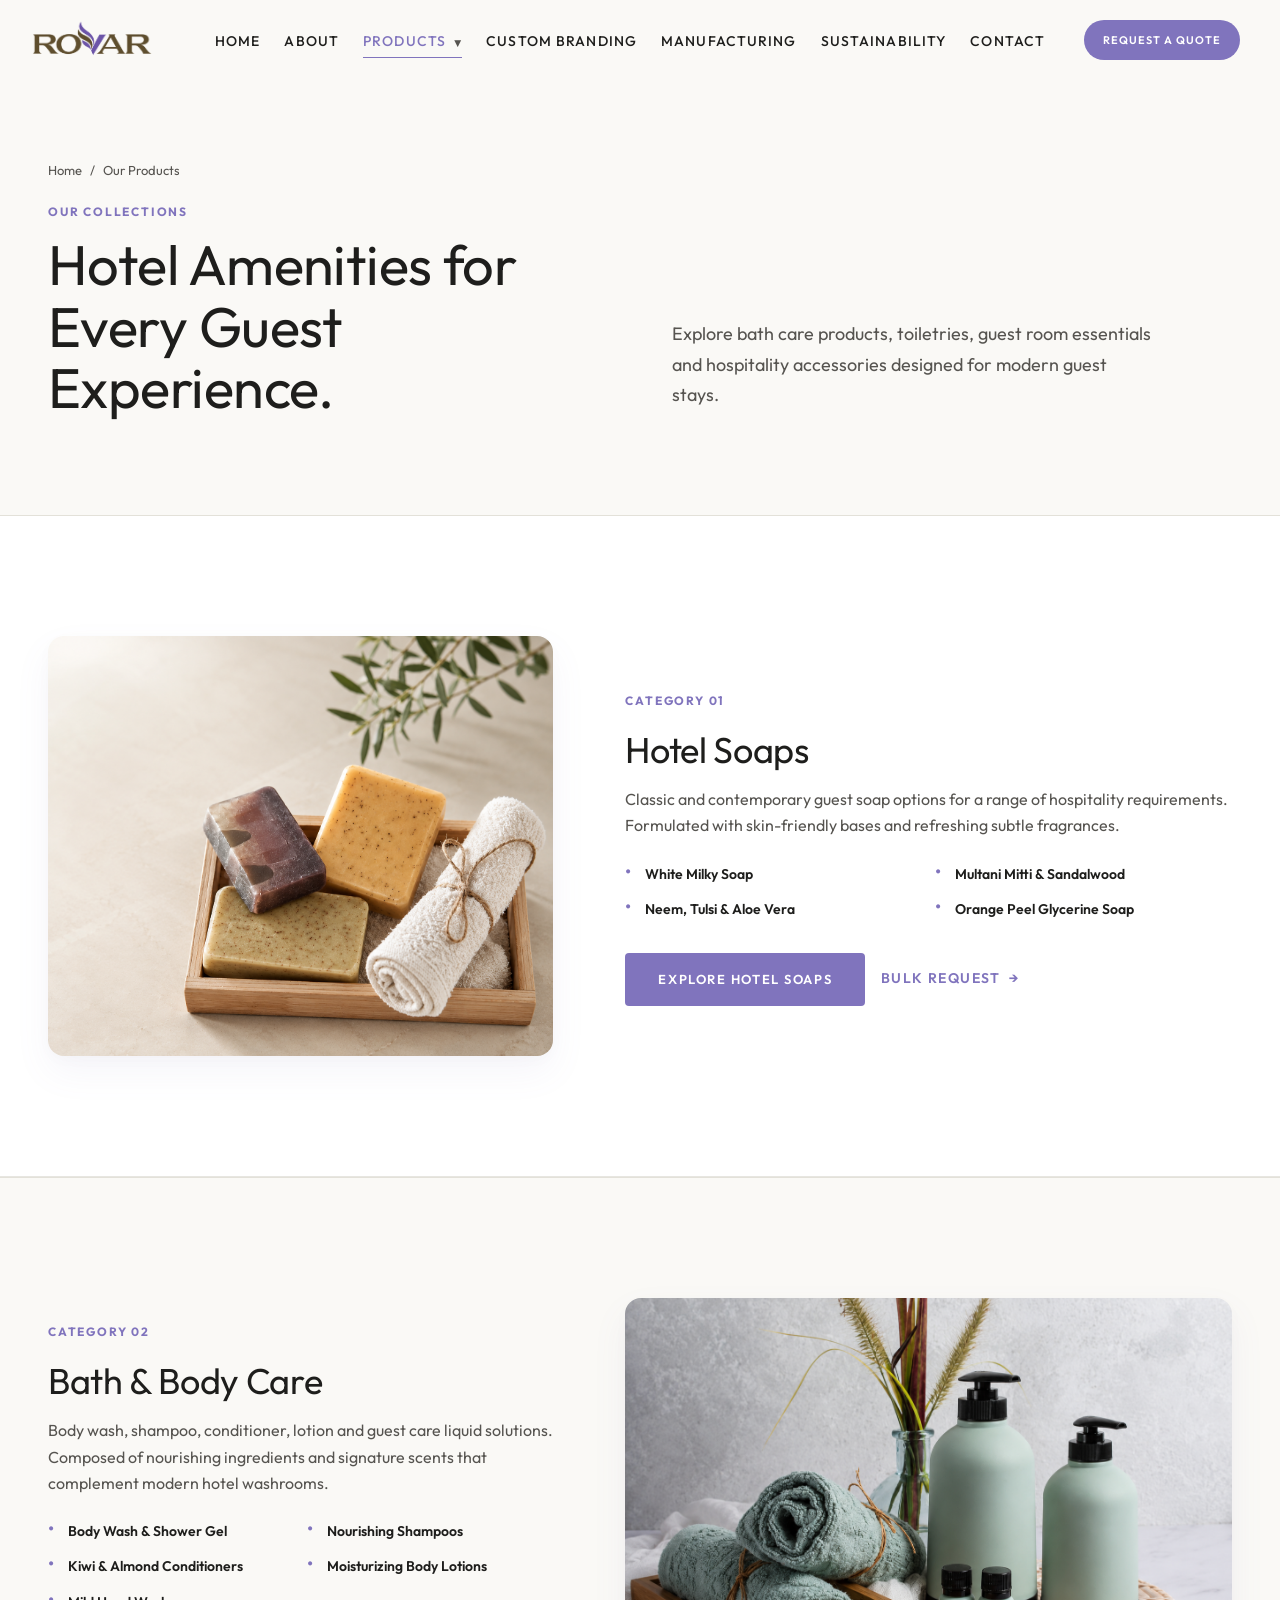
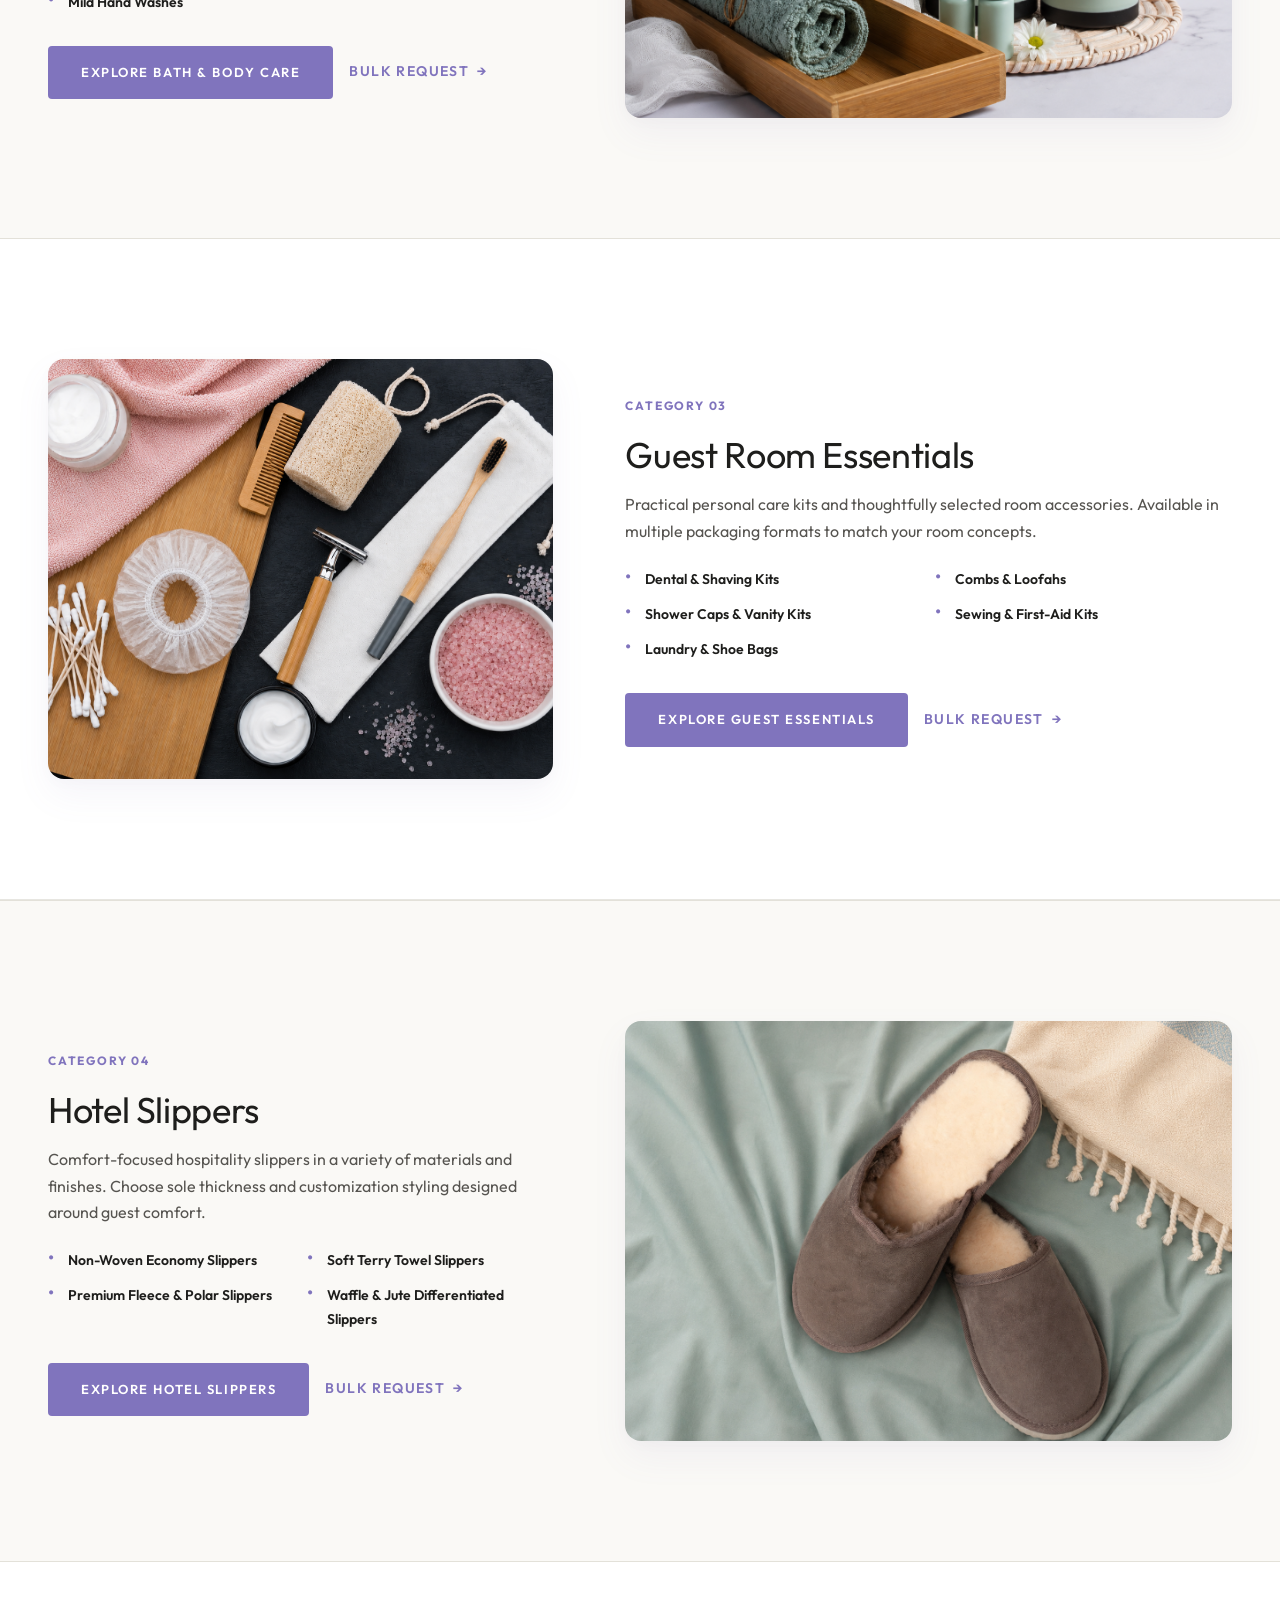
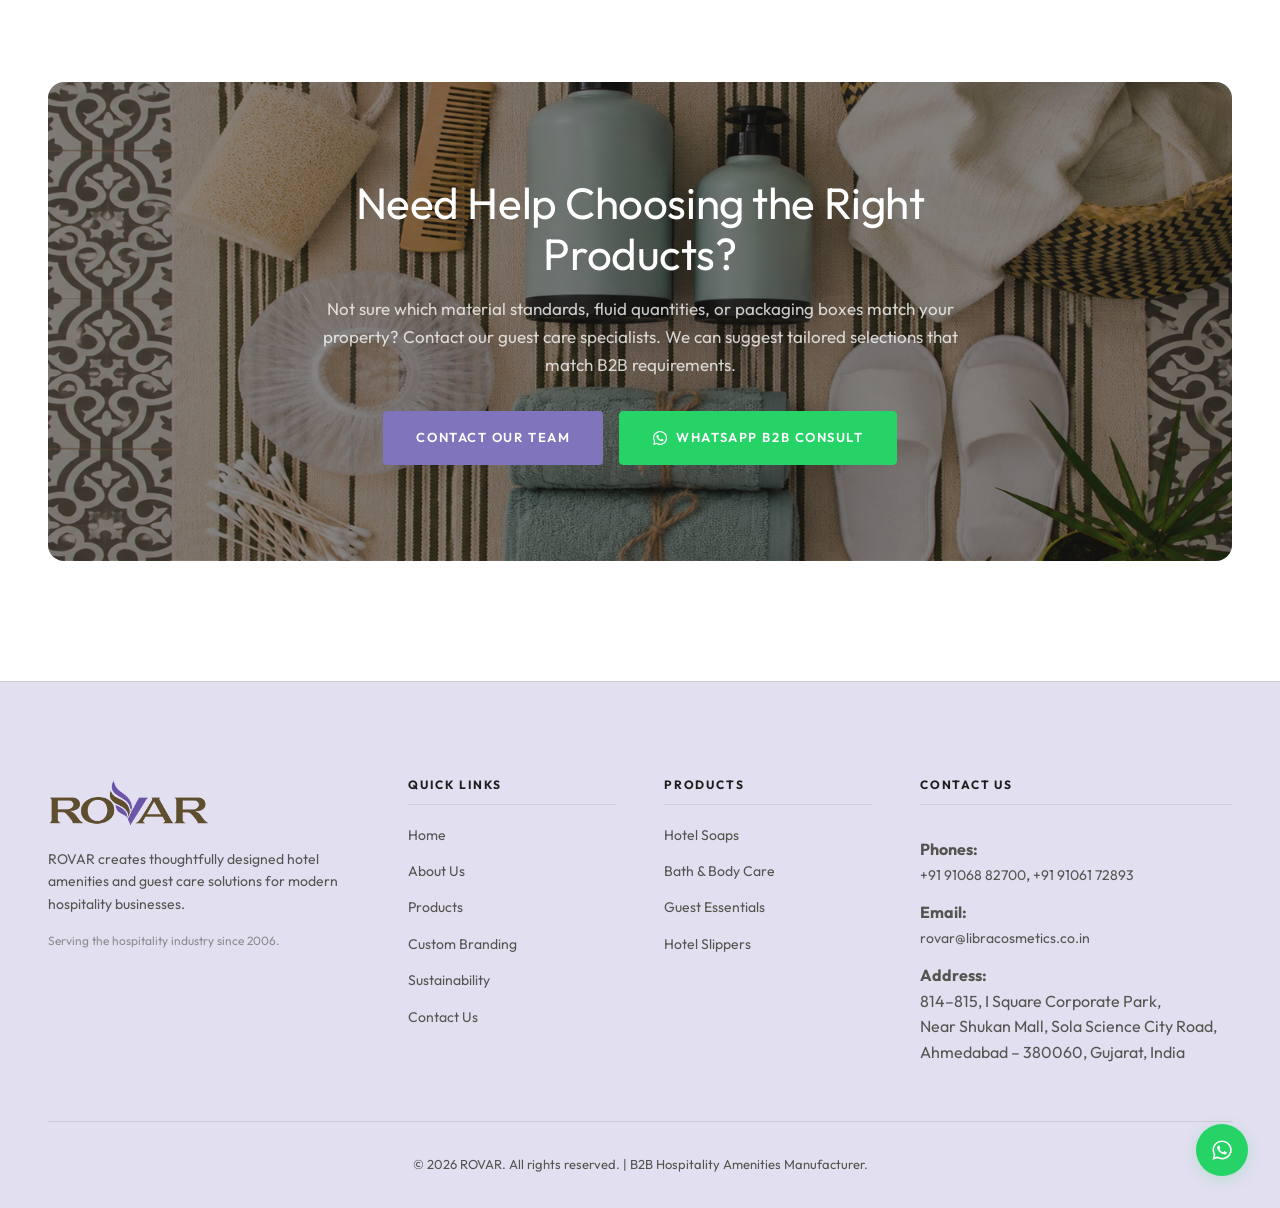
<file: products.html>
<!DOCTYPE html>
<html lang="en">
  <head>
    <meta charset="UTF-8" />
    <meta name="viewport" content="width=device-width, initial-scale=1.0" />

    <!-- SEO Metadata -->
    <title>Hotel Amenities & Guest Toiletries Catalog — ROVAR</title>
    <meta name="description" content="Browse ROVAR's premium B2B hotel toiletries and accessories catalog: guest soaps, bath liquids, room accessory kits, and slippers for luxury stays." />
    <link rel="canonical" href="products.html" />

    <!-- Open Graph -->
    <meta property="og:type" content="website" />
    <meta property="og:title" content="Hotel Amenities B2B Product Catalog — ROVAR" />
    <meta property="og:description" content="Explore customized guest soaps, premium liquid sets, and slippers for luxury hospitality properties." />
    <meta property="og:image" content="images/body_product2.png" />

    <!-- Fonts & Stylesheet -->
    <link rel="stylesheet" href="css/style.css" />
  </head>
  <body>
    <!-- Mobile Drawer Menu Overlay -->
    <div class="mobile-drawer-overlay" id="drawer-overlay"></div>

    <!-- HEADER -->
    <header class="header-wrapper">
      <div class="global-header">
        <a href="index.html" class="logo" aria-label="ROVAR Homepage"><img src="images/logo2.png" alt="ROVAR Logo" /></a>

        <!-- Desktop Menu -->
        <nav class="desktop-nav" aria-label="Main Navigation">
          <ul class="nav-menu">
            <li>
              <a href="index.html" class="nav-link">Home</a>
            </li>
            <li>
              <a href="about.html" class="nav-link">About</a>
            </li>
            <li class="has-dropdown" aria-haspopup="true">
              <a href="products.html" class="nav-link active">Products <span class="dropdown-indicator">▼</span></a>
              <div class="dropdown-menu" role="menu">
                <a href="products.html" class="dropdown-item active">
                  <span class="dropdown-item-title">All Products <span class="dropdown-arrow">→</span></span>
                  <span class="dropdown-item-desc">Browse our entire hospitality catalog</span>
                </a>
                <a href="hotel-soaps.html" class="dropdown-item">
                  <span class="dropdown-item-title">Hotel Soaps <span class="dropdown-arrow">→</span></span>
                  <span class="dropdown-item-desc">Classic and glycerine guest cleansing bars</span>
                </a>
                <a href="bath-body-care.html" class="dropdown-item">
                  <span class="dropdown-item-title">Bath & Body Care <span class="dropdown-arrow">→</span></span>
                  <span class="dropdown-item-desc">Premium shampoos, conditioners, and body washes</span>
                </a>
                <a href="guest-room-essentials.html" class="dropdown-item">
                  <span class="dropdown-item-title">Guest Room Essentials <span class="dropdown-arrow">→</span></span>
                  <span class="dropdown-item-desc">Accessory kits and personal care room essentials</span>
                </a>
                <a href="hotel-slippers.html" class="dropdown-item">
                  <span class="dropdown-item-title">Hotel Slippers <span class="dropdown-arrow">→</span></span>
                  <span class="dropdown-item-desc">Terry, fleece, and waffle comfort slippers</span>
                </a>
              </div>
            </li>
            <li>
              <a href="custom-branding.html" class="nav-link">Custom Branding</a>
            </li>
            <li>
              <a href="manufacturing.html" class="nav-link">Manufacturing</a>
            </li>
            <li>
              <a href="sustainability.html" class="nav-link">Sustainability</a>
            </li>
            <li>
              <a href="contact.html" class="nav-link">Contact</a>
            </li>
          </ul>
        </nav>

        <!-- CTA Button -->
        <div class="header-cta">
          <a href="contact.html" class="btn btn-primary">Request a Quote</a>
        </div>

        <!-- Mobile Burger Menu Button -->
        <button class="hamburger" id="hamburger" aria-label="Toggle menu" aria-controls="mobile-nav-drawer">
          <span></span>
          <span></span>
          <span></span>
        </button>
      </div>
    </header>

    <!-- Mobile Drawer Menu -->
    <aside class="mobile-nav-drawer" id="mobile-nav-drawer" aria-label="Mobile Navigation">
      <ul class="mobile-menu">
        <li>
          <a href="index.html" class="mobile-nav-link">Home</a>
        </li>
        <li>
          <a href="about.html" class="mobile-nav-link">About</a>
        </li>
        <li>
          <button class="mobile-nav-link mobile-submenu-toggle">Products <span class="arrow-icon">▼</span></button>
          <ul class="mobile-submenu">
            <li>
              <a href="products.html" class="mobile-submenu-link active">All Products</a>
            </li>
            <li>
              <a href="hotel-soaps.html" class="mobile-submenu-link">Hotel Soaps</a>
            </li>
            <li>
              <a href="bath-body-care.html" class="mobile-submenu-link">Bath & Body Care</a>
            </li>
            <li>
              <a href="guest-room-essentials.html" class="mobile-submenu-link">Guest Essentials</a>
            </li>
            <li>
              <a href="hotel-slippers.html" class="mobile-submenu-link">Hotel Slippers</a>
            </li>
          </ul>
        </li>
        <li>
          <a href="custom-branding.html" class="mobile-nav-link">Custom Branding</a>
        </li>
        <li>
          <a href="manufacturing.html" class="mobile-nav-link">Manufacturing</a>
        </li>
        <li>
          <a href="sustainability.html" class="mobile-nav-link">Sustainability</a>
        </li>
        <li>
          <a href="contact.html" class="mobile-nav-link">Contact</a>
        </li>
      </ul>

      <div class="mobile-drawer-footer">
        <a href="contact.html" class="btn btn-primary" style="width: 100%;">Request a Quote</a>
        <a href="https://wa.me/919106882700?text=Hello%20ROVAR,%20I%20am%20interested%20in%20your%20products." class="btn btn-whatsapp" style="width: 100%; justify-content: center;">
          <svg class="whatsapp-btn-icon" xmlns="http://www.w3.org/2000/svg" viewBox="0 0 448 512" width="16" height="16" fill="currentColor" style="margin-right: 8px; vertical-align: middle; display: inline-block;">
            <path d="M380.9 97.1C339 55.1 283.2 32 223.9 32c-122.4 0-222 99.6-222 222 0 39.1 10.2 77.3 29.6 111L3 480l117.7-30.9c32.4 17.7 68.9 27 106.1 27h.1c122.3 0 224.1-99.6 224.1-222 0-59.3-25.2-115-67.1-157zm-157 341.6c-33.2 0-65.7-8.9-94-25.7l-6.7-4-69.8 18.3L72 359.2l-4.4-7c-18.5-29.4-28.2-63.3-28.2-98.2 0-101.7 82.8-184.5 184.6-184.5 49.3 0 95.6 19.2 130.4 54.1 34.8 34.9 56.2 81.2 56.1 130.5 0 101.8-84.9 184.6-186.6 184.6zm101.2-138.2c-5.5-2.8-32.8-16.2-37.9-18-5.1-1.9-8.8-2.8-12.5 2.8-3.7 5.6-14.3 18-17.6 21.8-3.2 3.7-6.5 4.2-12 1.4-32.6-16.3-54-29.1-75.5-66-5.7-9.8 5.7-9.1 16.3-30.3 1.8-3.7.9-6.9-.5-9.7-1.4-2.8-12.5-30.1-17.1-41.2-4.5-10.8-9.1-9.3-12.5-9.5-3.2-.2-6.9-.2-10.6-.2-3.7 0-9.7 1.4-14.8 6.9-5.1 5.6-19.4 19-19.4 46.3 0 27.3 19.9 53.7 22.6 57.4 2.8 3.7 39.1 59.7 94.8 83.8 35.2 15.2 49 16.5 66.6 13.9 10.7-1.6 32.8-13.4 37.4-26.4 4.6-13 4.6-24.1 3.2-26.4-1.3-2.5-5-3.9-10.5-6.6z" />
          </svg>Chat on WhatsApp
        </a>
      </div>
    </aside>

    <!-- SECTION 1: PAGE HERO (Editorial) -->
    <section class="hero-editorial" aria-label="Products Catalog Intro">
      <div class="container">
        <div class="breadcrumbs">
          <a href="index.html">Home</a> / <span>Our Products</span>
        </div>
        <div class="hero-editorial-layout reveal-up">
          <div class="hero-editorial-left">
            <span class="label-small">Our Collections</span>
            <h1>Hotel Amenities for Every Guest Experience.</h1>
          </div>
          <div class="hero-editorial-right">
            <p>Explore bath care products, toiletries, guest room essentials and hospitality accessories designed for modern guest stays.</p>
          </div>
        </div>
      </div>
    </section>

    <!-- SECTION 2: SHOWCASE CATEGORIES (Alternating Layouts) -->

    <!-- Category 1: Hotel Soaps (Image Left, Content Right) -->
    <section class="section catalog-category-sec section-white" aria-label="Hotel Soaps Catalog">
      <div class="container">
        <div class="catalog-category-grid reveal-up">
          <div class="catalog-category-img">
            <img src="images/Category01.png" alt="Classic milky soap and herbal soap collection" />
          </div>
          <div class="catalog-category-text">
            <span class="label-small">Category 01</span>
            <h2>Hotel Soaps</h2>
            <p>Classic and contemporary guest soap options for a range of hospitality requirements. Formulated with skin-friendly bases and refreshing subtle fragrances.</p>
            <ul class="catalog-bullet-list">
              <li>White Milky Soap</li>
              <li>Multani Mitti & Sandalwood</li>
              <li>Neem, Tulsi & Aloe Vera</li>
              <li>Orange Peel Glycerine Soap</li>
            </ul>
            <div class="btn-group">
              <a href="hotel-soaps.html" class="btn btn-primary">Explore Hotel Soaps</a>
              <a href="contact.html?interest=soaps" class="link-action">Bulk Request <span class="arrow-symbol">→</span></a>
            </div>
          </div>
        </div>
      </div>
    </section>

    <!-- Category 2: Bath & Body Care (Content Left, Image Right) -->
    <section class="section catalog-category-sec section-sand" aria-label="Bath & Body Care Catalog">
      <div class="container">
        <div class="catalog-category-grid reversed reveal-up">
          <div class="catalog-category-text">
            <span class="label-small">Category 02</span>
            <h2>Bath & Body Care</h2>
            <p>Body wash, shampoo, conditioner, lotion and guest care liquid solutions. Composed of nourishing ingredients and signature scents that complement modern hotel washrooms.</p>
            <ul class="catalog-bullet-list">
              <li>Body Wash & Shower Gel</li>
              <li>Nourishing Shampoos</li>
              <li>Kiwi & Almond Conditioners</li>
              <li>Moisturizing Body Lotions</li>
              <li>Mild Hand Washes</li>
            </ul>
            <div class="btn-group">
              <a href="bath-body-care.html" class="btn btn-primary">Explore Bath & Body Care</a>
              <a href="contact.html?interest=bath_care" class="link-action">Bulk Request <span class="arrow-symbol">→</span></a>
            </div>
          </div>
          <div class="catalog-category-img">
            <img src="images/Category02.png" alt="ROVAR bath body care toiletries bottles layout" />
          </div>
        </div>
      </div>
    </section>

    <!-- Category 3: Guest Room Essentials (Image Left, Content Right) -->
    <section class="section catalog-category-sec section-white" aria-label="Guest Essentials Catalog">
      <div class="container">
        <div class="catalog-category-grid reveal-up">
          <div class="catalog-category-img">
            <img src="images/Category03.jpg" alt="Bamboo toothbrush and wood accessories kits" />
          </div>
          <div class="catalog-category-text">
            <span class="label-small">Category 03</span>
            <h2>Guest Room Essentials</h2>
            <p>Practical personal care kits and thoughtfully selected room accessories. Available in multiple packaging formats to match your room concepts.</p>
            <ul class="catalog-bullet-list">
              <li>Dental & Shaving Kits</li>
              <li>Combs & Loofahs</li>
              <li>Shower Caps & Vanity Kits</li>
              <li>Sewing & First-Aid Kits</li>
              <li>Laundry & Shoe Bags</li>
            </ul>
            <div class="btn-group">
              <a href="guest-room-essentials.html" class="btn btn-primary">Explore Guest Essentials</a>
              <a href="contact.html?interest=essentials" class="link-action">Bulk Request <span class="arrow-symbol">→</span></a>
            </div>
          </div>
        </div>
      </div>
    </section>

    <!-- Category 4: Hotel Slippers (Content Left, Image Right) -->
    <section class="section catalog-category-sec section-sand" aria-label="Hotel Slippers Catalog">
      <div class="container">
        <div class="catalog-category-grid reversed reveal-up">
          <div class="catalog-category-text">
            <span class="label-small">Category 04</span>
            <h2>Hotel Slippers</h2>
            <p>Comfort-focused hospitality slippers in a variety of materials and finishes. Choose sole thickness and customization styling designed around guest comfort.</p>
            <ul class="catalog-bullet-list">
              <li>Non-Woven Economy Slippers</li>
              <li>Soft Terry Towel Slippers</li>
              <li>Premium Fleece & Polar Slippers</li>
              <li>Waffle & Jute Differentiated Slippers</li>
            </ul>
            <div class="btn-group">
              <a href="hotel-slippers.html" class="btn btn-primary">Explore Hotel Slippers</a>
              <a href="contact.html?interest=slippers" class="link-action">Bulk Request <span class="arrow-symbol">→</span></a>
            </div>
          </div>
          <div class="catalog-category-img">
            <img src="images/Category04.png" alt="Luxury hotel slippers in-room setup" />
          </div>
        </div>
      </div>
    </section>

    <!-- SECTION 3: ASSISTANCE CALLOUT -->
    <section class="section section-white" aria-label="Support B2B CTA">
      <div class="container">
        <div class="closing-enquiry-cta reveal-up" style="background-image: linear-gradient(rgba(30,30,28,0.5), rgba(30,30,28,0.5)), url('images/product2.png'); background-size: cover; background-position: center;">
          <div class="closing-enquiry-content">
            <h2>Need Help Choosing the Right Products?</h2>
            <p>Not sure which material standards, fluid quantities, or packaging boxes match your property? Contact our guest care specialists. We can suggest tailored selections that match B2B requirements.</p>
            <div class="btn-group">
              <a href="contact.html" class="btn btn-primary" style="background-color: var(--primary); color: #FFFFFF;">Contact Our Team</a>
              <a href="https://wa.me/919106882700?text=Hello%20ROVAR,%20I%20need%20help%20selecting%20amenities." class="btn btn-whatsapp">
                <svg class="whatsapp-btn-icon" xmlns="http://www.w3.org/2000/svg" viewBox="0 0 448 512" width="16" height="16" fill="currentColor" style="margin-right: 8px; vertical-align: middle; display: inline-block;">
                  <path d="M380.9 97.1C339 55.1 283.2 32 223.9 32c-122.4 0-222 99.6-222 222 0 39.1 10.2 77.3 29.6 111L3 480l117.7-30.9c32.4 17.7 68.9 27 106.1 27h.1c122.3 0 224.1-99.6 224.1-222 0-59.3-25.2-115-67.1-157zm-157 341.6c-33.2 0-65.7-8.9-94-25.7l-6.7-4-69.8 18.3L72 359.2l-4.4-7c-18.5-29.4-28.2-63.3-28.2-98.2 0-101.7 82.8-184.5 184.6-184.5 49.3 0 95.6 19.2 130.4 54.1 34.8 34.9 56.2 81.2 56.1 130.5 0 101.8-84.9 184.6-186.6 184.6zm101.2-138.2c-5.5-2.8-32.8-16.2-37.9-18-5.1-1.9-8.8-2.8-12.5 2.8-3.7 5.6-14.3 18-17.6 21.8-3.2 3.7-6.5 4.2-12 1.4-32.6-16.3-54-29.1-75.5-66-5.7-9.8 5.7-9.1 16.3-30.3 1.8-3.7.9-6.9-.5-9.7-1.4-2.8-12.5-30.1-17.1-41.2-4.5-10.8-9.1-9.3-12.5-9.5-3.2-.2-6.9-.2-10.6-.2-3.7 0-9.7 1.4-14.8 6.9-5.1 5.6-19.4 19-19.4 46.3 0 27.3 19.9 53.7 22.6 57.4 2.8 3.7 39.1 59.7 94.8 83.8 35.2 15.2 49 16.5 66.6 13.9 10.7-1.6 32.8-13.4 37.4-26.4 4.6-13 4.6-24.1 3.2-26.4-1.3-2.5-5-3.9-10.5-6.6z" />
                </svg>WhatsApp B2B Consult
              </a>
            </div>
          </div>
        </div>
      </div>
    </section>

    <!-- FOOTER -->
    <footer class="footer-editorial">
      <div class="container">
        <div class="footer-columns-grid">
          <!-- Col 1: Brand Info -->
          <div class="footer-column-info">
            <a href="index.html" class="footer-brand-logo"><img src="images/logo2.png" alt="ROVAR Logo" /></a>
            <p class="footer-brand-desc">ROVAR creates thoughtfully designed hotel amenities and guest care solutions for modern hospitality businesses.</p>
            <p class="footer-brand-desc" style="font-size: 12px; opacity: 0.6;">Serving the hospitality industry since 2006.</p>
          </div>

          <!-- Col 2: Quick links -->
          <div>
            <h3 class="footer-col-title">Quick Links</h3>
            <ul class="footer-links-list">
              <li>
                <a href="index.html">Home</a>
              </li>
              <li>
                <a href="about.html">About Us</a>
              </li>
              <li>
                <a href="products.html">Products</a>
              </li>
              <li>
                <a href="custom-branding.html">Custom Branding</a>
              </li>
              <li>
                <a href="sustainability.html">Sustainability</a>
              </li>
              <li>
                <a href="contact.html">Contact Us</a>
              </li>
            </ul>
          </div>

          <!-- Col 3: Products -->
          <div>
            <h3 class="footer-col-title">Products</h3>
            <ul class="footer-links-list">
              <li>
                <a href="hotel-soaps.html">Hotel Soaps</a>
              </li>
              <li>
                <a href="bath-body-care.html">Bath & Body Care</a>
              </li>
              <li>
                <a href="guest-room-essentials.html">Guest Essentials</a>
              </li>
              <li>
                <a href="hotel-slippers.html">Hotel Slippers</a>
              </li>
            </ul>
          </div>

          <!-- Col 4: Contact info -->
          <div class="footer-column-info">
            <h3 class="footer-col-title">Contact Us</h3>
            <div class="footer-links-list" style="gap: 12px; font-size: 14px;">
              <p>
                <strong>Phones:</strong><br />
                <a href="tel:+919106882700" style="display:inline;">+91 91068 82700</a>,
                <a href="tel:+919106172893" style="display:inline;">+91 91061 72893</a>
              </p>
              <p>
                <strong>Email:</strong><br />
                <a href="mailto:rovar@libracosmetics.co.in">rovar@libracosmetics.co.in</a>
              </p>
              <p>
                <strong>Address:</strong><br />
                814–815, I Square Corporate Park,<br />
                Near Shukan Mall, Sola Science City Road,<br />
                Ahmedabad – 380060, Gujarat, India
              </p>
            </div>
          </div>
        </div>

        <div class="footer-bottom-line">&copy; 2026 ROVAR. All rights reserved. | B2B Hospitality Amenities Manufacturer.</div>
      </div>
    </footer>

    <!-- Floating Actions -->
    <div class="whatsapp-float-widget" aria-label="Quick WhatsApp chat">
      <a href="https://wa.me/919106882700?text=Hello%20ROVAR,%20I%20am%20interested%20in%20your%20hotel%20amenities." class="whatsapp-float-widget-btn" target="_blank" rel="noopener noreferrer">
        <svg class="whatsapp-svg-icon" xmlns="http://www.w3.org/2000/svg" viewBox="0 0 448 512" width="22" height="22" fill="currentColor" style="display: block;">
          <path d="M380.9 97.1C339 55.1 283.2 32 223.9 32c-122.4 0-222 99.6-222 222 0 39.1 10.2 77.3 29.6 111L3 480l117.7-30.9c32.4 17.7 68.9 27 106.1 27h.1c122.3 0 224.1-99.6 224.1-222 0-59.3-25.2-115-67.1-157zm-157 341.6c-33.2 0-65.7-8.9-94-25.7l-6.7-4-69.8 18.3L72 359.2l-4.4-7c-18.5-29.4-28.2-63.3-28.2-98.2 0-101.7 82.8-184.5 184.6-184.5 49.3 0 95.6 19.2 130.4 54.1 34.8 34.9 56.2 81.2 56.1 130.5 0 101.8-84.9 184.6-186.6 184.6zm101.2-138.2c-5.5-2.8-32.8-16.2-37.9-18-5.1-1.9-8.8-2.8-12.5 2.8-3.7 5.6-14.3 18-17.6 21.8-3.2 3.7-6.5 4.2-12 1.4-32.6-16.3-54-29.1-75.5-66-5.7-9.8 5.7-9.1 16.3-30.3 1.8-3.7.9-6.9-.5-9.7-1.4-2.8-12.5-30.1-17.1-41.2-4.5-10.8-9.1-9.3-12.5-9.5-3.2-.2-6.9-.2-10.6-.2-3.7 0-9.7 1.4-14.8 6.9-5.1 5.6-19.4 19-19.4 46.3 0 27.3 19.9 53.7 22.6 57.4 2.8 3.7 39.1 59.7 94.8 83.8 35.2 15.2 49 16.5 66.6 13.9 10.7-1.6 32.8-13.4 37.4-26.4 4.6-13 4.6-24.1 3.2-26.4-1.3-2.5-5-3.9-10.5-6.6z" />
        </svg>
      </a>
    </div>

    <button class="back-to-top-btn" id="back-to-top" aria-label="Scroll Back to Top">↑</button>

    <!-- Scripts -->
    <script src="data/config.js"></script>
    <script src="js/main.js"></script>
  </body>
</html>
</file>
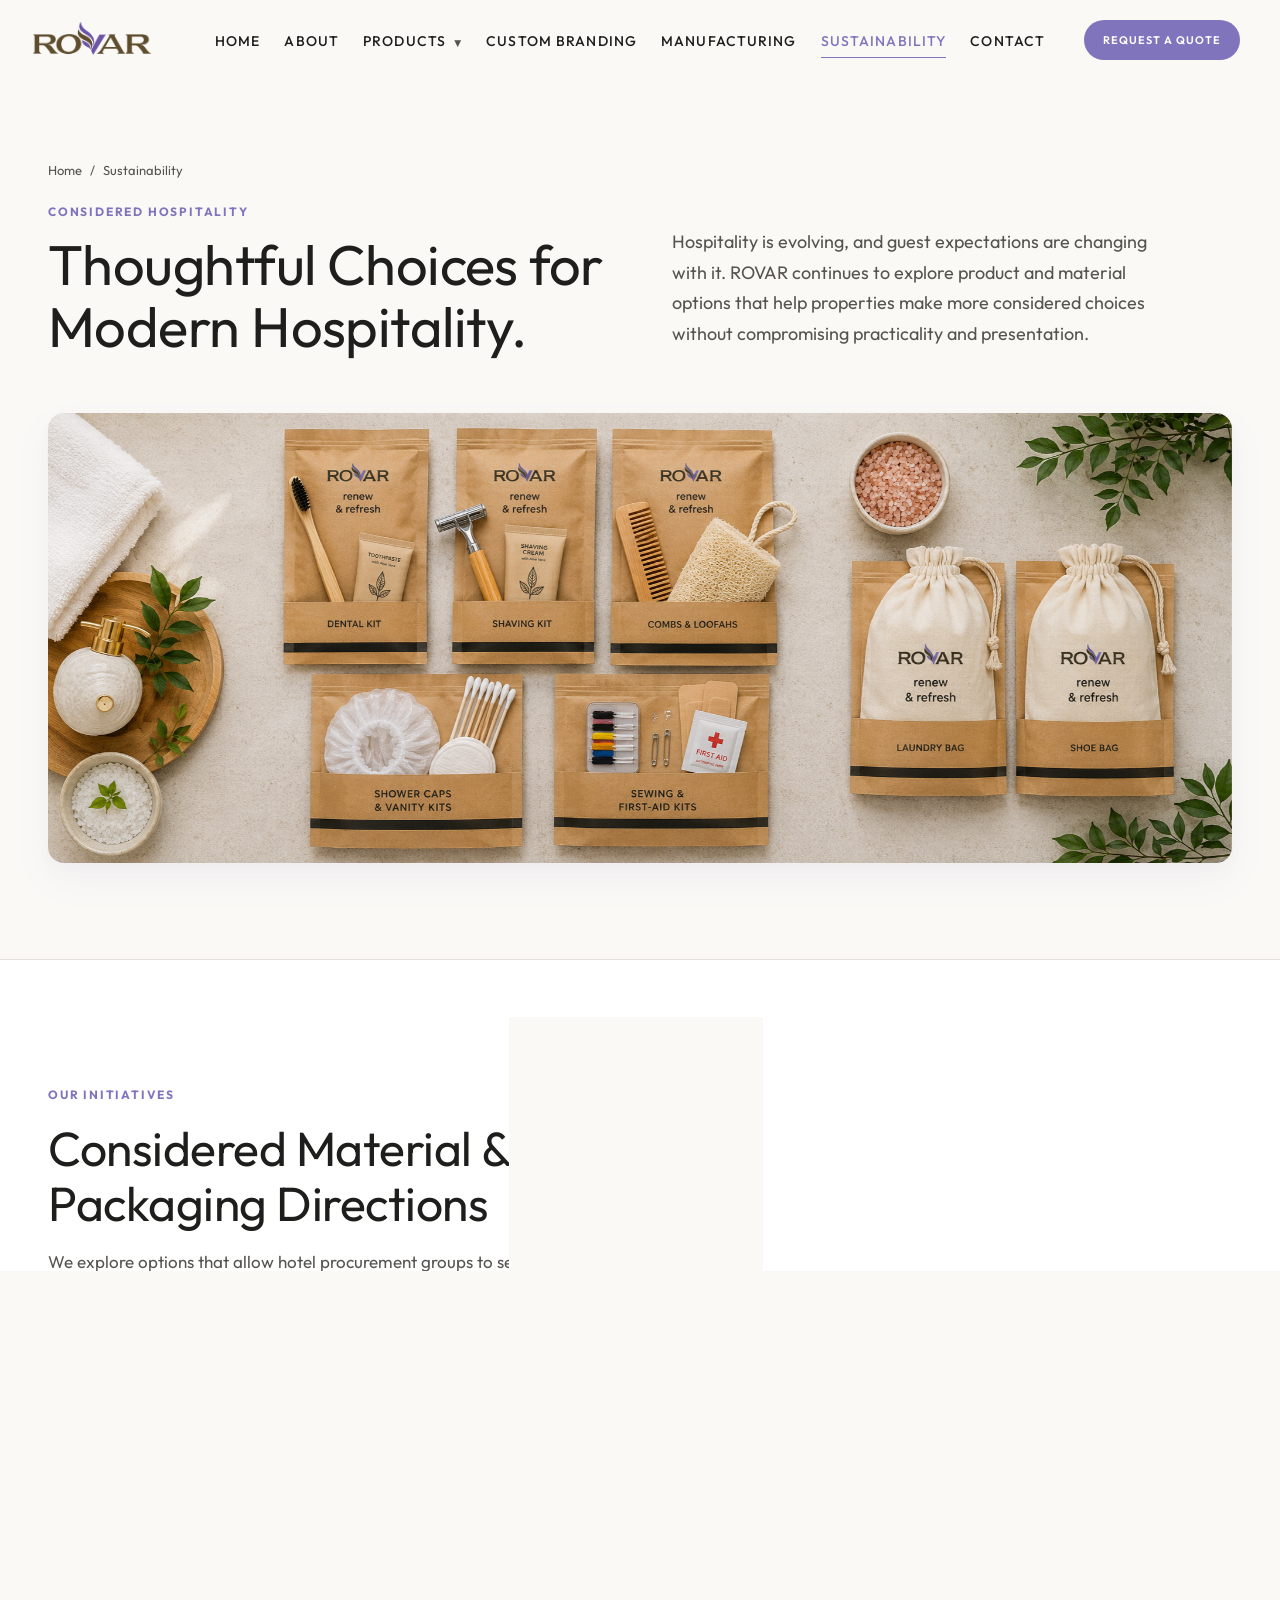
<file: sustainability.html>
<!DOCTYPE html>
<html lang="en">
  <head>
    <meta charset="UTF-8" />
    <meta name="viewport" content="width=device-width, initial-scale=1.0" />

    <!-- SEO Metadata -->
    <title>Eco-Conscious Hotel Amenities & Sustainability — ROVAR</title>
    <meta name="description" content="Learn about ROVAR's approach to sustainability. We explore eco-conscious accessory options, reusable dispensers, and biodegradable packaging for hotels." />
    <link rel="canonical" href="sustainability.html" />

    <!-- Open Graph -->
    <meta property="og:type" content="website" />
    <meta property="og:title" content="Hotel Amenities Sustainability Initiatives — ROVAR" />
    <meta property="og:description" content="Exploring considered choices for hotel guest rooms. Dispensers, bamboo kits, and paper packaging." />
    <meta property="og:image" content="images/Premium_Wooden.png" />

    <!-- Fonts & Stylesheet -->
    <link rel="stylesheet" href="css/style.css" />
  </head>
  <body>
    <!-- Mobile Drawer Menu Overlay -->
    <div class="mobile-drawer-overlay" id="drawer-overlay"></div>

    <!-- HEADER -->
    <header class="header-wrapper">
      <div class="global-header">
        <a href="index.html" class="logo" aria-label="ROVAR Homepage"><img src="images/logo2.png" alt="ROVAR Logo" /></a>

        <!-- Desktop Menu -->
        <nav class="desktop-nav" aria-label="Main Navigation">
          <ul class="nav-menu">
            <li>
              <a href="index.html" class="nav-link">Home</a>
            </li>
            <li>
              <a href="about.html" class="nav-link">About</a>
            </li>
            <li class="has-dropdown" aria-haspopup="true">
              <a href="products.html" class="nav-link">Products <span class="dropdown-indicator">▼</span></a>
              <div class="dropdown-menu" role="menu">
                <a href="products.html" class="dropdown-item">
                  <span class="dropdown-item-title">All Products <span class="dropdown-arrow">→</span></span>
                  <span class="dropdown-item-desc">Browse our entire hospitality catalog</span>
                </a>
                <a href="hotel-soaps.html" class="dropdown-item">
                  <span class="dropdown-item-title">Hotel Soaps <span class="dropdown-arrow">→</span></span>
                  <span class="dropdown-item-desc">Classic and glycerine guest cleansing bars</span>
                </a>
                <a href="bath-body-care.html" class="dropdown-item">
                  <span class="dropdown-item-title">Bath & Body Care <span class="dropdown-arrow">→</span></span>
                  <span class="dropdown-item-desc">Premium shampoos, conditioners, and body washes</span>
                </a>
                <a href="guest-room-essentials.html" class="dropdown-item">
                  <span class="dropdown-item-title">Guest Room Essentials <span class="dropdown-arrow">→</span></span>
                  <span class="dropdown-item-desc">Accessory kits and personal care room essentials</span>
                </a>
                <a href="hotel-slippers.html" class="dropdown-item">
                  <span class="dropdown-item-title">Hotel Slippers <span class="dropdown-arrow">→</span></span>
                  <span class="dropdown-item-desc">Terry, fleece, and waffle comfort slippers</span>
                </a>
              </div>
            </li>
            <li>
              <a href="custom-branding.html" class="nav-link">Custom Branding</a>
            </li>
            <li>
              <a href="manufacturing.html" class="nav-link">Manufacturing</a>
            </li>
            <li>
              <a href="sustainability.html" class="nav-link active">Sustainability</a>
            </li>
            <li>
              <a href="contact.html" class="nav-link">Contact</a>
            </li>
          </ul>
        </nav>

        <!-- CTA Button -->
        <div class="header-cta">
          <a href="contact.html" class="btn btn-primary">Request a Quote</a>
        </div>

        <!-- Mobile Burger Menu Button -->
        <button class="hamburger" id="hamburger" aria-label="Toggle menu" aria-controls="mobile-nav-drawer">
          <span></span>
          <span></span>
          <span></span>
        </button>
      </div>
    </header>

    <!-- Mobile Drawer Menu -->
    <aside class="mobile-nav-drawer" id="mobile-nav-drawer" aria-label="Mobile Navigation">
      <ul class="mobile-menu">
        <li>
          <a href="index.html" class="mobile-nav-link">Home</a>
        </li>
        <li>
          <a href="about.html" class="mobile-nav-link">About</a>
        </li>
        <li>
          <button class="mobile-nav-link mobile-submenu-toggle">Products <span class="arrow-icon">▼</span></button>
          <ul class="mobile-submenu">
            <li>
              <a href="products.html" class="mobile-submenu-link">All Products</a>
            </li>
            <li>
              <a href="hotel-soaps.html" class="mobile-submenu-link">Hotel Soaps</a>
            </li>
            <li>
              <a href="bath-body-care.html" class="mobile-submenu-link">Bath & Body Care</a>
            </li>
            <li>
              <a href="guest-room-essentials.html" class="mobile-submenu-link">Guest Essentials</a>
            </li>
            <li>
              <a href="hotel-slippers.html" class="mobile-submenu-link">Hotel Slippers</a>
            </li>
          </ul>
        </li>
        <li>
          <a href="custom-branding.html" class="mobile-nav-link">Custom Branding</a>
        </li>
        <li>
          <a href="manufacturing.html" class="mobile-nav-link">Manufacturing</a>
        </li>
        <li>
          <a href="sustainability.html" class="mobile-nav-link active">Sustainability</a>
        </li>
        <li>
          <a href="contact.html" class="mobile-nav-link">Contact</a>
        </li>
      </ul>

      <div class="mobile-drawer-footer">
        <a href="contact.html" class="btn btn-primary" style="width: 100%;">Request a Quote</a>
        <a href="https://wa.me/919106882700?text=Hello%20ROVAR,%20I%20am%20interested%20in%20your%20eco-friendly%20options." class="btn btn-whatsapp" style="width: 100%; justify-content: center;">
          <svg class="whatsapp-btn-icon" xmlns="http://www.w3.org/2000/svg" viewBox="0 0 448 512" width="16" height="16" fill="currentColor" style="margin-right: 8px; vertical-align: middle; display: inline-block;">
            <path d="M380.9 97.1C339 55.1 283.2 32 223.9 32c-122.4 0-222 99.6-222 222 0 39.1 10.2 77.3 29.6 111L3 480l117.7-30.9c32.4 17.7 68.9 27 106.1 27h.1c122.3 0 224.1-99.6 224.1-222 0-59.3-25.2-115-67.1-157zm-157 341.6c-33.2 0-65.7-8.9-94-25.7l-6.7-4-69.8 18.3L72 359.2l-4.4-7c-18.5-29.4-28.2-63.3-28.2-98.2 0-101.7 82.8-184.5 184.6-184.5 49.3 0 95.6 19.2 130.4 54.1 34.8 34.9 56.2 81.2 56.1 130.5 0 101.8-84.9 184.6-186.6 184.6zm101.2-138.2c-5.5-2.8-32.8-16.2-37.9-18-5.1-1.9-8.8-2.8-12.5 2.8-3.7 5.6-14.3 18-17.6 21.8-3.2 3.7-6.5 4.2-12 1.4-32.6-16.3-54-29.1-75.5-66-5.7-9.8 5.7-9.1 16.3-30.3 1.8-3.7.9-6.9-.5-9.7-1.4-2.8-12.5-30.1-17.1-41.2-4.5-10.8-9.1-9.3-12.5-9.5-3.2-.2-6.9-.2-10.6-.2-3.7 0-9.7 1.4-14.8 6.9-5.1 5.6-19.4 19-19.4 46.3 0 27.3 19.9 53.7 22.6 57.4 2.8 3.7 39.1 59.7 94.8 83.8 35.2 15.2 49 16.5 66.6 13.9 10.7-1.6 32.8-13.4 37.4-26.4 4.6-13 4.6-24.1 3.2-26.4-1.3-2.5-5-3.9-10.5-6.6z" />
          </svg>Chat on WhatsApp
        </a>
      </div>
    </aside>

    <!-- SECTION 1: PAGE HERO (Editorial) -->
    <section class="hero-editorial" aria-label="Sustainability Intro">
      <div class="container">
        <div class="breadcrumbs">
          <a href="index.html">Home</a> / <span>Sustainability</span>
        </div>
        <div class="hero-editorial-layout reveal-up">
          <div class="hero-editorial-left">
            <span class="label-small">Considered Hospitality</span>
            <h1>Thoughtful Choices for Modern Hospitality.</h1>
          </div>
          <div class="hero-editorial-right">
            <p>Hospitality is evolving, and guest expectations are changing with it. ROVAR continues to explore product and material options that help properties make more considered choices without compromising practicality and presentation.</p>
          </div>
        </div>
        <div class="hero-image-block reveal-up">
          <img src="images/sustainability.png" alt="Eco-conscious bamboo and cardboard guest accessories" />
        </div>
      </div>
    </section>

    <!-- SECTION 2: FOUR EDITORIAL SECTIONS -->
    <section class="section section-white" aria-label="Eco Focus Areas">
      <div class="container">
        <div class="sec-header reveal-up">
          <span class="label-small">Our Initiatives</span>
          <h2 class="sec-title">Considered Material & Packaging Directions</h2>
          <p class="sec-desc">We explore options that allow hotel procurement groups to select packaging formats and material types aligned with their property directions.</p>
        </div>

        <div class="eco-focus-grid reveal-up">
          <!-- Section 1 -->
          <div class="eco-focus-card">
            <span class="label-small" style="color: var(--taupe); margin-bottom: 8px;">Direction 01</span>
            <h3>Eco-Conscious Alternatives</h3>
            <p>Selected guest room accessories crafted using paper packaging wrappers, cardboard boxes, and wood handles instead of traditional single-use plastics.</p>
          </div>
          <!-- Section 2 -->
          <div class="eco-focus-card">
            <span class="label-small" style="color: var(--taupe); margin-bottom: 8px;">Direction 02</span>
            <h3>Reusable Options</h3>
            <p>Refillable pump dispenser bottles and bulk refill liquid containers that help properties reduce small plastic bottle wastage in daily room setups.</p>
          </div>
          <!-- Section 3 -->
          <div class="eco-focus-card">
            <span class="label-small" style="color: var(--taupe); margin-bottom: 8px;">Direction 03</span>
            <h3>Selected Compostable Material Options</h3>
            <p>A selection of guest care items utilizing plant-starch and compostable wraps. Available options depend on confirmed order specifications and packaging designs.</p>
          </div>
          <!-- Section 4 -->
          <div class="eco-focus-card">
            <span class="label-small" style="color: var(--taupe); margin-bottom: 8px;">Direction 04</span>
            <h3>Applicable BPA-Free Options</h3>
            <p>Amenity packaging formats manufactured to comply with BPA-free standards, ensuring safe hygiene standards for guests across personal care bottles.</p>
          </div>
        </div>
      </div>
    </section>

    <!-- SECTION 3: CAUTIOUS POLICY DISCLAIMERS -->
    <section class="section section-sand" aria-label="Compliance Policies">
      <div class="container">
        <div class="reveal-up" style="max-width: 800px; margin: 0 auto; text-align: left;">
          <span class="label-small">B2B Material Disclosures</span>
          <h2 style="font-family: var(--font-serif); font-size: 32px; color: var(--text-dark); margin-bottom: 16px;">Product Specificity and Compliance</h2>
          <p style="margin-bottom: 16px; font-size: 15px;">At ROVAR, we emphasize factual product disclosures. Because materials behave differently under different manufacturing and storage conditions, specifications vary by product selection and order configurations.</p>
          <p style="margin-bottom: 16px; font-size: 15px; font-style: italic; color: var(--text-body);">Selected products in our portfolio may use eco-conscious materials depending on order configurations. Please confirm material data, composition percentages, and packaging test data with our team before order finalization.</p>
          <p style="font-size: 14px; color: var(--text-body);">Availability and material specifications may vary by product. Our team can help identify suitable options for specific hospitality requirements.</p>
        </div>
      </div>
    </section>

    <!-- B2B CTA -->
    <section class="section section-white" aria-label="Bulk Enquiry Action">
      <div class="container">
        <div class="closing-enquiry-cta reveal-up" style="background-image: linear-gradient(rgba(30,30,28,0.5), rgba(30,30,28,0.5)), url('images/sustainability1.png'); background-size: cover; background-position: center;">
          <div class="closing-enquiry-content">
            <h2>Discuss Considered Amenity Selections</h2>
            <p>Work with our product engineers to evaluate paper wraps, wood combs, bamboo kits, and bulk dispensers that align with your guest expectations.</p>
            <div class="btn-group">
              <a href="contact.html?interest=sustainability" class="btn btn-primary" style="background-color: var(--primary); color: #FFFFFF;">Talk to Our Team</a>
              <a href="https://wa.me/919106882700?text=Hello%20ROVAR,%20I%20want%20to%20discuss%20eco-friendly%20amenity%20options." class="btn btn-whatsapp">
                <svg class="whatsapp-btn-icon" xmlns="http://www.w3.org/2000/svg" viewBox="0 0 448 512" width="16" height="16" fill="currentColor" style="margin-right: 8px; vertical-align: middle; display: inline-block;">
                  <path d="M380.9 97.1C339 55.1 283.2 32 223.9 32c-122.4 0-222 99.6-222 222 0 39.1 10.2 77.3 29.6 111L3 480l117.7-30.9c32.4 17.7 68.9 27 106.1 27h.1c122.3 0 224.1-99.6 224.1-222 0-59.3-25.2-115-67.1-157zm-157 341.6c-33.2 0-65.7-8.9-94-25.7l-6.7-4-69.8 18.3L72 359.2l-4.4-7c-18.5-29.4-28.2-63.3-28.2-98.2 0-101.7 82.8-184.5 184.6-184.5 49.3 0 95.6 19.2 130.4 54.1 34.8 34.9 56.2 81.2 56.1 130.5 0 101.8-84.9 184.6-186.6 184.6zm101.2-138.2c-5.5-2.8-32.8-16.2-37.9-18-5.1-1.9-8.8-2.8-12.5 2.8-3.7 5.6-14.3 18-17.6 21.8-3.2 3.7-6.5 4.2-12 1.4-32.6-16.3-54-29.1-75.5-66-5.7-9.8 5.7-9.1 16.3-30.3 1.8-3.7.9-6.9-.5-9.7-1.4-2.8-12.5-30.1-17.1-41.2-4.5-10.8-9.1-9.3-12.5-9.5-3.2-.2-6.9-.2-10.6-.2-3.7 0-9.7 1.4-14.8 6.9-5.1 5.6-19.4 19-19.4 46.3 0 27.3 19.9 53.7 22.6 57.4 2.8 3.7 39.1 59.7 94.8 83.8 35.2 15.2 49 16.5 66.6 13.9 10.7-1.6 32.8-13.4 37.4-26.4 4.6-13 4.6-24.1 3.2-26.4-1.3-2.5-5-3.9-10.5-6.6z" />
                </svg>WhatsApp B2B Discussion
              </a>
            </div>
          </div>
        </div>
      </div>
    </section>

    <!-- FOOTER -->
    <footer class="footer-editorial">
      <div class="container">
        <div class="footer-columns-grid">
          <!-- Col 1: Brand Info -->
          <div class="footer-column-info">
            <a href="index.html" class="footer-brand-logo"><img src="images/logo2.png" alt="ROVAR Logo" /></a>
            <p class="footer-brand-desc">ROVAR creates thoughtfully designed hotel amenities and guest care solutions for modern hospitality businesses.</p>
            <p class="footer-brand-desc" style="font-size: 12px; opacity: 0.6;">Serving the hospitality industry since 2006.</p>
          </div>

          <!-- Col 2: Quick links -->
          <div>
            <h3 class="footer-col-title">Quick Links</h3>
            <ul class="footer-links-list">
              <li>
                <a href="index.html">Home</a>
              </li>
              <li>
                <a href="about.html">About Us</a>
              </li>
              <li>
                <a href="products.html">Products</a>
              </li>
              <li>
                <a href="custom-branding.html">Custom Branding</a>
              </li>
              <li>
                <a href="sustainability.html">Sustainability</a>
              </li>
              <li>
                <a href="contact.html">Contact Us</a>
              </li>
            </ul>
          </div>

          <!-- Col 3: Products -->
          <div>
            <h3 class="footer-col-title">Products</h3>
            <ul class="footer-links-list">
              <li>
                <a href="hotel-soaps.html">Hotel Soaps</a>
              </li>
              <li>
                <a href="bath-body-care.html">Bath & Body Care</a>
              </li>
              <li>
                <a href="guest-room-essentials.html">Guest Essentials</a>
              </li>
              <li>
                <a href="hotel-slippers.html">Hotel Slippers</a>
              </li>
            </ul>
          </div>

          <!-- Col 4: Contact info -->
          <div class="footer-column-info">
            <h3 class="footer-col-title">Contact Us</h3>
            <div class="footer-links-list" style="gap: 12px; font-size: 14px;">
              <p>
                <strong>Phones:</strong><br />
                <a href="tel:+919106882700" style="display:inline;">+91 91068 82700</a>,
                <a href="tel:+919106172893" style="display:inline;">+91 91061 72893</a>
              </p>
              <p>
                <strong>Email:</strong><br />
                <a href="mailto:rovar@libracosmetics.co.in">rovar@libracosmetics.co.in</a>
              </p>
              <p>
                <strong>Address:</strong><br />
                814–815, I Square Corporate Park,<br />
                Near Shukan Mall, Sola Science City Road,<br />
                Ahmedabad – 380060, Gujarat, India
              </p>
            </div>
          </div>
        </div>

        <div class="footer-bottom-line">&copy; 2026 ROVAR. All rights reserved. | B2B Hospitality Amenities Manufacturer.</div>
      </div>
    </footer>

    <!-- Floating Actions -->
    <div class="whatsapp-float-widget" aria-label="Quick WhatsApp chat">
      <a href="https://wa.me/919106882700?text=Hello%20ROVAR,%20I%20am%20interested%20in%20your%20hotel%20amenities." class="whatsapp-float-widget-btn" target="_blank" rel="noopener noreferrer">
        <svg class="whatsapp-svg-icon" xmlns="http://www.w3.org/2000/svg" viewBox="0 0 448 512" width="22" height="22" fill="currentColor" style="display: block;">
          <path d="M380.9 97.1C339 55.1 283.2 32 223.9 32c-122.4 0-222 99.6-222 222 0 39.1 10.2 77.3 29.6 111L3 480l117.7-30.9c32.4 17.7 68.9 27 106.1 27h.1c122.3 0 224.1-99.6 224.1-222 0-59.3-25.2-115-67.1-157zm-157 341.6c-33.2 0-65.7-8.9-94-25.7l-6.7-4-69.8 18.3L72 359.2l-4.4-7c-18.5-29.4-28.2-63.3-28.2-98.2 0-101.7 82.8-184.5 184.6-184.5 49.3 0 95.6 19.2 130.4 54.1 34.8 34.9 56.2 81.2 56.1 130.5 0 101.8-84.9 184.6-186.6 184.6zm101.2-138.2c-5.5-2.8-32.8-16.2-37.9-18-5.1-1.9-8.8-2.8-12.5 2.8-3.7 5.6-14.3 18-17.6 21.8-3.2 3.7-6.5 4.2-12 1.4-32.6-16.3-54-29.1-75.5-66-5.7-9.8 5.7-9.1 16.3-30.3 1.8-3.7.9-6.9-.5-9.7-1.4-2.8-12.5-30.1-17.1-41.2-4.5-10.8-9.1-9.3-12.5-9.5-3.2-.2-6.9-.2-10.6-.2-3.7 0-9.7 1.4-14.8 6.9-5.1 5.6-19.4 19-19.4 46.3 0 27.3 19.9 53.7 22.6 57.4 2.8 3.7 39.1 59.7 94.8 83.8 35.2 15.2 49 16.5 66.6 13.9 10.7-1.6 32.8-13.4 37.4-26.4 4.6-13 4.6-24.1 3.2-26.4-1.3-2.5-5-3.9-10.5-6.6z" />
        </svg>
      </a>
    </div>

    <button class="back-to-top-btn" id="back-to-top" aria-label="Scroll Back to Top">↑</button>

    <!-- Scripts -->
    <script src="data/config.js"></script>
    <script src="js/main.js"></script>
  </body>
</html>
</file>
<file: css/style.css>
/* ==========================================================================
   ROVAR - PREMIUM LUXURY B2B HOSPITALITY AMENITIES MANUFACTURER
   GLOBAL VISUAL EXPERIENCE STYLESHEET
   ========================================================================== */

/* --- Google Fonts Import --- */
@import url('https://fonts.googleapis.com/css2?family=Outfit:wght@200;300;400;500;600;700;800;900&display=swap');

/* --- Strict Color & Layout Variables --- */
:root {
  /* Color Contract */
  --bg-primary: #FAF9F6;
  /* Warm Ivory Main Background */
  --bg-secondary: #FFFFFF;
  /* Pure White Background */
  --primary: #8074BD;
  /* Lavender (Primary Brand & Accent) */
  --primary-dark: #6759A3;
  /* Darker Lavender for Button Hovers */
  --secondary: #8074BD;
  /* Lavender Accent */
  --secondary-light: #F1EFF8;
  /* Lavender Soft (Card Backgrounds / Section Breaks) */
  --olive: #625B3A;
  /* Olive Detail (Subtle borders, highlights, thin lines) */
  --taupe: #565450;
  /* Muted Grey/Taupe for Secondary Text */
  --text-dark: #1E1E1C;
  /* Primary Headings / Text Dark */
  --text-body: #565450;
  /* Readable Body Text */
  --border-soft: rgba(98, 91, 58, 0.15);
  /* Soft Olive-tinted Grey Border */
  --accent-gold: #A78B58;
  /* Optional Muted Gold Accent */
  --footer-bg: #E2DFF0;
  /* Medium-light Slate Lavender Footer Background */
  --footer-text: #1E1E1C;
  /* Dark Charcoal/Black Footer Text */

  /* Spacing Grid (8px System) */
  --space-8: 8px;
  --space-16: 16px;
  --space-24: 24px;
  --space-32: 32px;
  --space-40: 40px;
  --space-48: 48px;
  --space-56: 56px;
  --space-64: 64px;

  /* Section Padding */
  --space-section-lg: 120px;
  --space-section-md: 96px;
  --space-section-sm: 64px;

  /* Typography Scales (Using geometric Outfit globally for Antigravity theme) */
  --font-serif: 'Outfit', system-ui, -apple-system, sans-serif;
  --font-sans: 'Outfit', system-ui, -apple-system, sans-serif;

  /* UI Tokens */
  --radius-sm: 4px;
  --radius-md: 8px;
  --radius-lg: 16px;
  /* Slightly more rounded for weightless concept */

  /* Soft Ambient Floating Shadows */
  --shadow-sm: 0 4px 16px rgba(128, 116, 189, 0.04), 0 1px 4px rgba(0, 0, 0, 0.01);
  --shadow-md: 0 16px 36px rgba(128, 116, 189, 0.07), 0 4px 16px rgba(0, 0, 0, 0.02);
  --shadow-lg: 0 28px 56px rgba(128, 116, 189, 0.1), 0 8px 24px rgba(0, 0, 0, 0.03);

  /* Easing curves */
  --transition: all 0.5s cubic-bezier(0.16, 1, 0.3, 1);
  --transition-fast: all 0.25s cubic-bezier(0.16, 1, 0.3, 1);
}

/* --- Base & Reset Styles --- */
*,
*::before,
*::after {
  box-sizing: border-box;
  margin: 0;
  padding: 0;
}

html {
  scroll-behavior: smooth;
  -webkit-text-size-adjust: 100%;
  overflow-x: hidden;
  width: 100%;
  max-width: 100%;
}

body {
  font-family: var(--font-sans);
  background-color: var(--bg-primary);
  color: var(--text-dark);
  line-height: 1.65;
  font-size: 16px;
  overflow-x: hidden;
  width: 100%;
  max-width: 100%;
  -webkit-font-smoothing: antialiased;
}

/* Page load fade-in */
@keyframes pageFadeIn {
  from {
    opacity: 0;
    transform: translateY(8px);
  }

  to {
    opacity: 1;
    transform: translateY(0);
  }
}

body {
  animation: pageFadeIn 0.8s cubic-bezier(0.16, 1, 0.3, 1) both;
}

/* --- Typography Scaling Contract --- */
h1,
h2,
h3,
h4,
h5,
h6 {
  font-family: var(--font-serif);
  color: var(--text-dark);
  font-weight: 400;
  line-height: 1.15;
  letter-spacing: -0.01em;
}

p {
  color: var(--text-body);
  font-size: 16px;
  line-height: 1.65;
}

.body-large {
  font-size: 19px;
  line-height: 1.6;
  color: var(--text-body);
}

.label-small {
  font-family: var(--font-sans);
  font-size: 12px;
  font-weight: 700;
  text-transform: uppercase;
  letter-spacing: 0.15em;
  color: var(--secondary);
  display: inline-block;
  margin-bottom: 12px;
}

a {
  color: inherit;
  text-decoration: none;
  transition: var(--transition-fast);
}

img {
  max-width: 100%;
  height: auto;
  display: block;
}

/* Accessible focus outline */
a:focus-visible,
button:focus-visible,
input:focus-visible,
select:focus-visible,
textarea:focus-visible {
  outline: 2px solid var(--secondary);
  outline-offset: 3px;
}

/* --- Global Spacing & Layout --- */
.container {
  width: 100%;
  max-width: 1280px;
  margin: 0 auto;
  padding: 0 48px;
}

.section {
  padding-top: var(--space-section-lg);
  padding-bottom: var(--space-section-lg);
}

.section-normal {
  padding-top: var(--space-section-md);
  padding-bottom: var(--space-section-md);
}

.section-white {
  background-color: var(--bg-secondary);
}

.section-sand {
  background-color: var(--bg-primary);
  border-top: 1px solid var(--border-soft);
  border-bottom: 1px solid var(--border-soft);
}

/* --- Reusable Components --- */

/* 1. Header (Sticky) */
.header-wrapper {
  position: fixed;
  top: 0;
  left: 0;
  width: 100%;
  z-index: 1000;
  background-color: transparent;
  border-bottom: 1px solid transparent;
  box-shadow: none;
  transition: var(--transition);
}

.global-header {
  height: 80px;
  display: flex;
  align-items: center;
  justify-content: space-between;
  padding: 0 40px 0 32px;
  /* logo slightly left, cta stays right */
  gap: 16px;
  transition: var(--transition);
}

.header-scrolled .header-wrapper {
  background-color: var(--bg-secondary);
  border-bottom: 1px solid var(--border-soft);
  box-shadow: var(--shadow-sm);
}

.header-scrolled .global-header {
  height: 72px;
}

/* Header overlay styles when at the top of a page with a dark hero section */
.header-on-dark:not(.header-scrolled) .header-wrapper {
  background: linear-gradient(to bottom, rgba(0, 0, 0, 0.55) 0%, rgba(0, 0, 0, 0.1) 60%, rgba(0, 0, 0, 0) 100%);
  backdrop-filter: blur(2px);
  -webkit-backdrop-filter: blur(2px);
}

.header-on-dark .nav-link {
  color: #FFFFFF;
  text-shadow: 0 1px 4px rgba(0, 0, 0, 0.35);
}

.header-on-dark .dropdown-indicator {
  color: rgba(255, 255, 255, 0.75);
}

.header-on-dark .logo img {
  filter: brightness(0) invert(1);
}

.header-on-dark .hamburger span {
  background-color: #FFFFFF;
}

.header-on-dark .hamburger.active span {
  background-color: var(--text-dark);
}

.header-on-dark .nav-link:hover,
.header-on-dark .nav-link.active {
  color: var(--primary);
}

.logo {
  flex-shrink: 0;
  margin-right: 24px;
  /* space between logo and nav */
}

.logo img {
  height: 40px;
  width: auto;
  transition: var(--transition-fast);
}

.header-scrolled .logo img {
  height: 34px;
}

/* Navigation Links */
.desktop-nav {
  display: flex;
  align-items: center;
  justify-content: center;
  /* center nav within its own space */
  height: 100%;
  flex: 1;
  /* take up all space between logo and button */
}

.nav-menu {
  display: flex;
  list-style: none;
  gap: 24px;
  height: 100%;
  align-items: center;
  justify-content: center;
  /* center the links within the nav */
  flex-shrink: 1;
}

.nav-item {
  position: relative;
  height: 100%;
  display: flex;
  align-items: center;
}

.nav-link {
  font-family: var(--font-sans);
  font-weight: 500;
  font-size: 14px;
  /* +2 from 12px */
  text-transform: uppercase;
  letter-spacing: 0.08em;
  color: var(--text-dark);
  padding: 8px 0;
  position: relative;
  white-space: nowrap;
  transition: color var(--transition-fast);
}

.nav-link::after {
  content: '';
  position: absolute;
  bottom: 0;
  left: 0;
  width: 0;
  height: 1px;
  background-color: var(--primary);
  transition: var(--transition-fast);
}

.nav-link:hover::after,
.nav-link.active::after {
  width: 100%;
}

.nav-link.active {
  color: var(--primary);
}

/* 2. Dropdown menu redesigned */
.has-dropdown {
  cursor: pointer;
}

.dropdown-indicator {
  font-size: 9px;
  margin-left: 4px;
  transition: var(--transition-fast);
  color: var(--text-body);
}

.has-dropdown:hover .dropdown-indicator {
  transform: rotate(180deg);
}

.dropdown-menu {
  position: absolute;
  top: 100%;
  left: 50%;
  transform: translateX(-50%) translateY(12px);
  background-color: var(--bg-secondary);
  border: 1px solid var(--border-soft);
  box-shadow: var(--shadow-lg);
  border-radius: var(--radius-md);
  padding: 24px;
  min-width: 280px;
  opacity: 0;
  visibility: hidden;
  transition: var(--transition);
  z-index: 100;
  display: flex;
  flex-direction: column;
  gap: 12px;
}

.has-dropdown:hover .dropdown-menu,
.has-dropdown:focus-within .dropdown-menu {
  opacity: 1;
  visibility: visible;
  transform: translateX(-50%) translateY(0);
}

.dropdown-item {
  font-family: var(--font-sans);
  padding: 12px 16px;
  border-radius: var(--radius-sm);
  transition: var(--transition-fast);
  display: flex;
  flex-direction: column;
  gap: 4px;
}

.dropdown-item:hover {
  background-color: var(--secondary-light);
  padding-left: 20px;
}

.dropdown-item-title {
  font-size: 14px;
  font-weight: 700;
  color: var(--text-dark);
  display: flex;
  align-items: center;
  justify-content: space-between;
}

.dropdown-item-desc {
  font-size: 12px;
  color: var(--text-body);
}

.dropdown-arrow {
  opacity: 0;
  transform: translateX(-4px);
  transition: var(--transition-fast);
  font-size: 12px;
}

.dropdown-item:hover .dropdown-arrow {
  opacity: 1;
  transform: translateX(0);
}

/* Header Call to Action Button */
.header-cta {
  flex-shrink: 0;
  /* never shrink — always visible on the right */
  margin-left: auto;
  /* push to far right */
}

.header-cta .btn {
  font-size: 11px;
  padding: 10px 18px;
  letter-spacing: 0.09em;
  white-space: nowrap;
  border-radius: 30px;
  /* pill shape */
}

/* 3. Button System */
.btn {
  display: inline-flex;
  align-items: center;
  justify-content: center;
  font-family: var(--font-sans);
  font-weight: 600;
  font-size: 13px;
  letter-spacing: 0.12em;
  text-transform: uppercase;
  padding: 15px 32px;
  border-radius: var(--radius-sm);
  transition: var(--transition);
  cursor: pointer;
  border: 1px solid transparent;
  width: fit-content;
  position: relative;
  overflow: hidden;
  z-index: 1;
}

.btn::before {
  content: '';
  position: absolute;
  inset: 0;
  background-color: var(--primary-dark);
  transform: scaleX(0);
  transform-origin: right;
  transition: transform 0.4s cubic-bezier(0.16, 1, 0.3, 1);
  z-index: -1;
}

.btn:hover::before {
  transform: scaleX(1);
  transform-origin: left;
}

.btn-primary {
  background-color: var(--primary);
  color: var(--bg-secondary);
}

.btn-primary:hover {
  color: var(--bg-secondary);
  transform: translateY(-3px);
  box-shadow: 0 8px 20px rgba(128, 116, 189, 0.25);
}

.btn-secondary {
  background-color: transparent;
  border-color: var(--primary);
  color: var(--primary);
}

.btn-secondary::before {
  background-color: var(--primary);
}

.btn-secondary:hover {
  color: var(--bg-secondary);
  transform: translateY(-3px);
  box-shadow: 0 8px 20px rgba(128, 116, 189, 0.15);
}

.btn-accent {
  background-color: var(--secondary);
  color: var(--bg-secondary);
}

.btn-accent::before {
  background-color: #796fa3;
}

.btn-accent:hover {
  color: var(--bg-secondary);
  transform: translateY(-3px);
  box-shadow: 0 8px 20px rgba(128, 116, 189, 0.25);
}

.btn-whatsapp {
  background-color: #25D366;
  color: #FFFFFF;
  border-color: #25D366;
}

.btn-whatsapp::before {
  background-color: #128C7E;
}

.btn-whatsapp:hover {
  color: #FFFFFF;
  transform: translateY(-3px);
  box-shadow: 0 8px 20px rgba(37, 211, 102, 0.25);
}

.btn-group {
  display: flex;
  gap: 16px;
  align-items: center;
}

.link-action {
  display: inline-flex;
  align-items: center;
  gap: 8px;
  font-family: var(--font-sans);
  font-weight: 600;
  font-size: 14px;
  letter-spacing: 0.1em;
  text-transform: uppercase;
  color: var(--primary);
  position: relative;
  padding-bottom: 2px;
}

.link-action::after {
  content: '';
  position: absolute;
  bottom: 0;
  left: 0;
  width: 100%;
  height: 1px;
  background-color: var(--primary);
  transform: scaleX(0);
  transform-origin: right;
  transition: transform 0.3s cubic-bezier(0.16, 1, 0.3, 1);
}

.link-action:hover::after {
  transform: scaleX(1);
  transform-origin: left;
}

.link-action .arrow-symbol {
  transition: transform 0.25s cubic-bezier(0.16, 1, 0.3, 1);
}

.link-action:hover .arrow-symbol {
  transform: translateX(4px);
}

/* 4. Section Header Component */
.sec-header {
  max-width: 680px;
  margin-bottom: 56px;
  text-align: left;
}

.sec-header.centered {
  text-align: center;
  margin-left: auto;
  margin-right: auto;
}

.sec-title {
  font-family: var(--font-serif);
  font-size: clamp(32px, 4.5vw, 48px);
  color: var(--text-dark);
  margin-top: 4px;
  margin-bottom: 16px;
}

.sec-desc {
  font-size: 17px;
  color: var(--text-body);
}

/* --- Mobile Burger Menu & Drawer --- */
.hamburger {
  display: none;
  background: none;
  border: none;
  cursor: pointer;
  z-index: 1100;
  padding: 8px;
}

.hamburger span {
  display: block;
  width: 22px;
  height: 2px;
  background-color: var(--text-dark);
  margin-bottom: 4px;
  transition: var(--transition-fast);
}

.hamburger span:last-child {
  margin-bottom: 0;
}

.hamburger.active span:nth-child(1) {
  transform: translateY(6px) rotate(45deg);
}

.hamburger.active span:nth-child(2) {
  opacity: 0;
}

.hamburger.active span:nth-child(3) {
  transform: translateY(-6px) rotate(-45deg);
}

.mobile-nav-drawer {
  position: fixed;
  top: 0;
  right: -100%;
  width: 100%;
  max-width: 320px;
  height: 100vh;
  background-color: var(--bg-secondary);
  box-shadow: -8px 0 28px rgba(0, 0, 0, 0.03);
  z-index: 1050;
  padding: 90px 32px 40px;
  display: flex;
  flex-direction: column;
  justify-content: space-between;
  transition: right 0.4s cubic-bezier(0.16, 1, 0.3, 1);
  overflow-y: auto;
}

.mobile-nav-drawer.open {
  right: 0;
}

.mobile-drawer-overlay {
  position: fixed;
  inset: 0;
  background-color: rgba(30, 30, 28, 0.3);
  backdrop-filter: blur(4px);
  z-index: 1040;
  opacity: 0;
  visibility: hidden;
  transition: var(--transition);
}

.mobile-drawer-overlay.active {
  opacity: 1;
  visibility: visible;
}

.mobile-menu {
  list-style: none;
  display: flex;
  flex-direction: column;
  gap: 18px;
}

.mobile-nav-link {
  font-family: var(--font-sans);
  font-size: 15px;
  font-weight: 600;
  text-transform: uppercase;
  letter-spacing: 0.12em;
  color: var(--text-dark);
  display: block;
}

.mobile-nav-link.active {
  color: var(--primary);
}

.mobile-submenu-toggle {
  display: flex;
  justify-content: space-between;
  align-items: center;
  width: 100%;
  background: none;
  border: none;
  cursor: pointer;
  padding: 0;
}

.mobile-submenu-toggle .arrow-icon {
  font-size: 9px;
  transition: var(--transition-fast);
}

.mobile-submenu-toggle.active .arrow-icon {
  transform: rotate(180deg);
}

.mobile-submenu {
  list-style: none;
  padding-left: 12px;
  margin-top: 10px;
  display: none;
  flex-direction: column;
  gap: 12px;
  border-left: 1px solid var(--border-soft);
}

.mobile-submenu-link {
  font-family: var(--font-sans);
  font-size: 14px;
  color: var(--text-body);
  display: flex;
  align-items: center;
  gap: 8px;
}

.mobile-drawer-footer {
  margin-top: 40px;
  display: flex;
  flex-direction: column;
  gap: 16px;
}

/* --- Page-Specific Layout Structures --- */

/* 1. Hero Sections */

/* Split layout hero (Index) */
/* Fullscreen image background hero (Index) */
.hero-fullscreen-layout {
  min-height: 92vh;
  display: flex;
  align-items: center;
  position: relative;
  overflow: hidden;
  background-color: #1E1E1C;
  /* Dark base during load */
  padding-top: 100px;
  padding-bottom: 60px;
}

.hero-bg-wrapper {
  position: absolute;
  inset: 0;
  z-index: 1;
  overflow: hidden;
}

.hero-slide {
  position: absolute;
  inset: 0;
  opacity: 0;
  transition: opacity 1.5s cubic-bezier(0.25, 1, 0.5, 1);
  z-index: 1;
  pointer-events: none;
}

.hero-slide.active {
  opacity: 1;
  z-index: 2;
  pointer-events: auto;
}

.hero-slide-img {
  width: 100%;
  height: 100%;
  object-fit: cover;
  z-index: 1;
}

.hero-overlay {
  position: absolute;
  inset: 0;
  background: linear-gradient(to bottom, rgba(20, 20, 18, 0.72) 0%, rgba(20, 20, 18, 0.45) 50%, rgba(20, 20, 18, 0.65) 100%);
  z-index: 2;
}

/* Custom Responsive Image Positioning */
.hero-slide[data-index="1"] .hero-slide-img {
  object-position: center 65%;
}
@media (max-width: 768px) {
  .hero-slide[data-index="1"] .hero-slide-img {
    object-position: 65% 65%;
  }
}

/* Animations for active slides */
.hero-slide[data-index="0"].active .hero-slide-img {
  animation: kenBurnsZoomIn 6.5s cubic-bezier(0.25, 0.46, 0.45, 0.94) forwards;
}

.hero-slide[data-index="1"].active .hero-slide-img {
  animation: kenBurnsZoomOut 6.5s cubic-bezier(0.25, 0.46, 0.45, 0.94) forwards;
}

.hero-slide[data-index="2"].active .hero-slide-img {
  animation: kenBurnsSubtleZoomIn 6.5s cubic-bezier(0.25, 0.46, 0.45, 0.94) forwards;
}

.hero-slide[data-index="3"].active .hero-slide-img {
  animation: kenBurnsPan 6.5s cubic-bezier(0.25, 0.46, 0.45, 0.94) forwards;
}

/* Keyframes for Ken Burns Effects */
@keyframes kenBurnsZoomIn {
  0% {
    transform: scale(1.02);
  }
  100% {
    transform: scale(1.12);
  }
}

@keyframes kenBurnsZoomOut {
  0% {
    transform: scale(1.06);
  }
  100% {
    transform: scale(1.00);
  }
}

@keyframes kenBurnsSubtleZoomIn {
  0% {
    transform: scale(1.01);
  }
  100% {
    transform: scale(1.08);
  }
}

@keyframes kenBurnsPan {
  0% {
    transform: scale(1.1) translateX(-2%);
  }
  100% {
    transform: scale(1.1) translateX(2%);
  }
}

/* Controls layout and typography */
.hero-controls-container {
  position: absolute;
  bottom: 40px;
  left: 0;
  width: 100%;
  z-index: 10;
}

.hero-controls-row {
  display: flex;
  align-items: center;
  justify-content: center;
  gap: 32px;
}

.hero-arrow {
  background: none;
  border: none;
  color: rgba(255, 255, 255, 0.45);
  cursor: pointer;
  padding: 8px;
  display: inline-flex;
  align-items: center;
  justify-content: center;
  transition: color 0.3s ease, transform 0.3s ease;
}

.hero-arrow svg {
  display: block;
}

.hero-arrow:hover {
  color: #FFFFFF;
  transform: scale(1.15);
}

.hero-arrow:focus-visible {
  outline: 2px solid var(--primary);
  outline-offset: 2px;
}

.hero-indicators {
  display: flex;
  align-items: center;
  gap: 20px;
}

.hero-indicator {
  background: none;
  border: none;
  padding: 12px 6px;
  cursor: pointer;
  display: flex;
  align-items: center;
  justify-content: center;
  position: relative;
  outline: none;
}

.hero-indicator .ind-line {
  display: block;
  width: 16px;
  height: 2px;
  background-color: rgba(255, 255, 255, 0.35);
  border-radius: 1px;
  transition: background-color 0.4s ease, width 0.4s ease;
}

.hero-indicator:hover .ind-line {
  background-color: rgba(255, 255, 255, 0.85);
}

.hero-indicator.active .ind-line {
  background-color: #FFFFFF;
  width: 28px;
}

.hero-indicator:focus-visible {
  outline: 2px solid var(--primary);
  outline-offset: 2px;
}

/* Reduced Motion preferences */
@media (prefers-reduced-motion: reduce) {
  .hero-slide-img,
  .hero-slide[data-index="0"].active .hero-slide-img,
  .hero-slide[data-index="1"].active .hero-slide-img,
  .hero-slide[data-index="2"].active .hero-slide-img,
  .hero-slide[data-index="3"].active .hero-slide-img {
    animation: none !important;
    transform: none !important;
    transition: none !important;
  }
  .hero-slide {
    transition: opacity 0.5s ease !important;
  }
}

.hero-fullscreen-content {
  position: relative;
  z-index: 5;
  max-width: 680px;
  color: #FFFFFF;
}

.hero-fullscreen-content h1 {
  font-family: var(--font-serif);
  font-size: clamp(40px, 5.5vw, 68px);
  line-height: 1.05;
  color: #FFFFFF;
  margin-bottom: 20px;
  text-shadow: 0 2px 10px rgba(0, 0, 0, 0.25);
}

.hero-fullscreen-content p.hero-desc {
  font-size: 18px;
  line-height: 1.7;
  color: rgba(250, 249, 246, 0.92);
  margin-bottom: 32px;
  text-shadow: 0 1px 5px rgba(0, 0, 0, 0.2);
}

.btn-light-outline {
  border-color: rgba(255, 255, 255, 0.4) !important;
  color: #FFFFFF !important;
}

.btn-light-outline::before {
  background-color: #FFFFFF !important;
}

.btn-light-outline:hover {
  color: #1E1E1C !important;
  border-color: #FFFFFF !important;
  box-shadow: 0 8px 20px rgba(255, 255, 255, 0.15) !important;
}

.hero-trust-row {
  display: flex;
  gap: 24px;
  margin-top: 40px;
  padding-top: 24px;
  border-top: 1px solid rgba(255, 255, 255, 0.15);
}

.hero-trust-tag {
  font-family: var(--font-sans);
  font-size: 12px;
  font-weight: 700;
  text-transform: uppercase;
  letter-spacing: 0.1em;
  color: rgba(250, 249, 246, 0.8);
  display: flex;
  align-items: center;
  gap: 6px;
}

.hero-trust-tag::before {
  content: '•';
  color: var(--secondary);
}

/* Weightless Floating Animation */
@keyframes floatMotion {
  0% {
    transform: translateY(0);
  }

  50% {
    transform: translateY(-8px);
  }

  100% {
    transform: translateY(0);
  }
}

/* Ken Burns Entry Animation */
@keyframes kenBurns {
  0% {
    transform: scale(1.08);
  }

  100% {
    transform: scale(1);
  }
}

/* Editorial Heading Hero (About, Products, Categories) */
.hero-editorial {
  padding-top: 160px;
  padding-bottom: var(--space-section-md);
  background-color: var(--bg-primary);
  border-bottom: 1px solid var(--border-soft);
}

.hero-editorial-layout {
  display: grid;
  grid-template-columns: 1fr 1fr;
  gap: 64px;
  align-items: end;
}

.hero-editorial-left h1 {
  font-size: clamp(38px, 5vw, 56px);
  line-height: 1.1;
  color: var(--text-dark);
}

.hero-editorial-right p {
  font-size: 18px;
  line-height: 1.7;
  max-width: 480px;
  margin-bottom: 8px;
}

.hero-image-block {
  margin-top: 56px;
  width: 100%;
  border-radius: var(--radius-lg);
  overflow: hidden;
  box-shadow: var(--shadow-md);
  animation: floatMotion 10s ease-in-out infinite;
}

.hero-image-block img {
  width: 100%;
  height: 450px;
  object-fit: cover;
  animation: kenBurns 5s cubic-bezier(0.16, 1, 0.3, 1) both;
}

/* Breadcrumbs */
.breadcrumbs {
  margin-bottom: 16px;
  display: flex;
  gap: 8px;
  font-size: 13px;
  font-family: var(--font-sans);
  color: var(--text-body);
}

.breadcrumbs a:hover {
  color: var(--secondary);
}

/* 2. Brand Introduction section (two-column) */
.intro-grid {
  display: grid;
  grid-template-columns: 2fr 3fr;
  gap: 64px;
  align-items: start;
}

.intro-right-paragraphs {
  display: flex;
  flex-direction: column;
  gap: 24px;
}

.intro-right-paragraphs p {
  font-size: 17px;
  line-height: 1.75;
}

/* 3. Product Collections Redesign (Asymmetric Grid) */
.collections-asymmetric-grid {
  display: grid;
  grid-template-columns: repeat(12, 1fr);
  gap: 24px;
}

.collection-card {
  grid-column: span 12;
  background-color: var(--bg-secondary);
  border: 1px solid var(--border-soft);
  border-radius: var(--radius-lg);
  overflow: hidden;
  display: flex;
  flex-direction: column;
  box-shadow: var(--shadow-sm);
  transition: var(--transition);
}

.collection-card:hover {
  transform: translateY(-8px);
  box-shadow: var(--shadow-lg);
  border-color: rgba(128, 116, 189, 0.35);
}

.collection-card-img {
  width: 100%;
  height: 270px;
  /* Vertically compact height */
  overflow: hidden;
}

.collection-card-img img {
  width: 100%;
  height: 100%;
  object-fit: cover;
  transition: transform 4s cubic-bezier(0.16, 1, 0.3, 1);
}

.collection-card:hover .collection-card-img img {
  transform: scale(1.03);
}

.collection-card-info {
  padding: 24px;
  /* Vertically compact padding */
  background-color: var(--bg-secondary);
  border-top: 1px solid var(--border-soft);
}

.collection-card-title {
  font-family: var(--font-serif);
  font-size: 22px;
  margin-bottom: 8px;
  color: var(--text-dark);
}

.collection-card-desc {
  font-size: 14px;
  color: var(--text-body);
  margin-bottom: 20px;
  line-height: 1.5;
}

/* Asymmetric Columns Spanning Rules */
@media (min-width: 769px) {
  .collection-card.col-60-left {
    grid-column: span 7;
  }

  .collection-card.col-40-right {
    grid-column: span 5;
  }

  .collection-card.col-40-left {
    grid-column: span 5;
  }

  .collection-card.col-60-right {
    grid-column: span 7;
  }
}

/* Product Cards Grid & Styling */
.product-grid {
  display: grid;
  grid-template-columns: repeat(4, 1fr);
  gap: 32px;
}

.product-card {
  background-color: var(--bg-secondary);
  border: 1px solid var(--border-soft);
  border-radius: var(--radius-lg);
  overflow: hidden;
  display: flex;
  flex-direction: column;
  box-shadow: var(--shadow-sm);
  transition: var(--transition);
}

.product-card:hover {
  transform: translateY(-8px);
  box-shadow: var(--shadow-lg);
  border-color: rgba(128, 116, 189, 0.35);
}

.product-img-box {
  width: 100%;
  overflow: hidden;
  position: relative;
  background-color: var(--bg-primary);
}

.product-img-box img {
  width: 100%;
  height: 100%;
  object-fit: cover;
  transition: transform 4s cubic-bezier(0.16, 1, 0.3, 1);
}

.product-card:hover .product-img-box img {
  transform: scale(1.03);
}

.product-info {
  padding: 24px;
  display: flex;
  flex-direction: column;
  flex-grow: 1;
}

.product-title {
  font-family: var(--font-serif);
  font-size: 20px;
  font-weight: 700;
  margin-bottom: 8px;
  color: var(--text-dark);
}

.product-desc {
  font-size: 14px;
  line-height: 1.6;
  color: var(--text-body);
  margin-bottom: 16px;
  flex-grow: 1;
}

@media (max-width: 1024px) {
  .product-grid {
    grid-template-columns: repeat(2, 1fr);
    gap: 24px;
  }
}

@media (max-width: 480px) {
  .product-grid {
    grid-template-columns: 1fr;
    gap: 24px;
  }
}

/* 4. Why ROVAR Contrast Section */
.why-rovar-sec {
  background-color: var(--primary-dark);
  color: var(--bg-primary);
}

.why-rovar-sec h2,
.why-rovar-sec h3,
.why-rovar-sec .sec-title {
  color: #FFFFFF;
}

.why-rovar-sec p {
  color: rgba(250, 249, 246, 0.8);
}

.why-rovar-grid {
  display: grid;
  grid-template-columns: 40% 60%;
  gap: 64px;
  align-items: start;
}

.why-features-list {
  display: flex;
  flex-direction: column;
}

.why-feature-item {
  display: grid;
  grid-template-columns: 80px 1fr;
  gap: 16px;
  padding: 32px 0;
  border-top: 1px solid rgba(250, 249, 246, 0.15);
}

.why-feature-item:last-child {
  padding-bottom: 0;
}

.why-feature-item:first-child {
  border-top: none;
  padding-top: 0;
}

.why-feature-num {
  font-family: var(--font-serif);
  font-size: 32px;
  color: var(--accent-gold);
  line-height: 1;
}

.why-feature-title {
  font-family: var(--font-sans);
  font-weight: 700;
  font-size: 16px;
  color: #FFFFFF;
  margin-bottom: 8px;
  letter-spacing: 0.05em;
  text-transform: uppercase;
}

.why-feature-desc {
  font-size: 14px;
  line-height: 1.6;
}

/* 5. Product Story Sections (Alternating) */
.product-story-sec {
  padding-top: var(--space-section-md);
  padding-bottom: var(--space-section-md);
}

.product-story-grid {
  display: grid;
  grid-template-columns: 1fr 1fr;
  gap: 80px;
  align-items: center;
}

.product-story-img {
  width: 100%;
  border-radius: var(--radius-lg);
  overflow: hidden;
  box-shadow: var(--shadow-md);
}

.product-story-img img {
  width: 100%;
  height: 480px;
  object-fit: cover;
}

.product-story-info h2 {
  font-size: clamp(28px, 4vw, 40px);
  margin-top: 6px;
  margin-bottom: 16px;
}

.product-story-info p {
  font-size: 16px;
  margin-bottom: 24px;
}

.product-story-features {
  list-style: none;
  display: grid;
  grid-template-columns: 1fr 1fr;
  gap: 16px;
  margin-bottom: 32px;
  padding-top: 24px;
  border-top: 1px solid var(--border-soft);
}

.product-story-features li {
  font-size: 14px;
  font-weight: 700;
  color: var(--text-dark);
  display: flex;
  align-items: center;
  gap: 8px;
}

.product-story-features li::before {
  content: '✓';
  color: var(--secondary);
}

/* 6. Simple Separator Timeline */
.timeline-simple {
  display: flex;
  flex-direction: column;
  max-width: 800px;
  margin: 48px auto 0;
}

.timeline-simple-item {
  display: grid;
  grid-template-columns: 160px 1fr;
  gap: 40px;
  padding: 32px 0;
  border-top: 1px solid var(--border-soft);
}

.timeline-simple-item:first-child {
  border-top: none;
  padding-top: 0;
}

.timeline-simple-year {
  font-family: var(--font-serif);
  font-size: 32px;
  font-weight: 700;
  color: var(--primary);
  line-height: 1;
}

.timeline-simple-title {
  font-size: 18px;
  font-weight: 700;
  color: var(--text-dark);
  margin-bottom: 8px;
}

.timeline-simple-desc {
  font-size: 15px;
  line-height: 1.6;
}

/* 7. Product Catalog Entrance & Category list details */
.catalog-category-sec {
  border-bottom: 1px solid var(--border-soft);
}

.catalog-category-sec:last-child {
  border-bottom: none;
}

.catalog-category-grid {
  display: grid;
  grid-template-columns: 1fr 1.2fr;
  gap: 72px;
  align-items: center;
}

.catalog-category-text h2 {
  font-size: 36px;
  margin-top: 6px;
  margin-bottom: 16px;
}

.catalog-category-text p {
  margin-bottom: 24px;
}

.catalog-bullet-list {
  list-style: none;
  display: grid;
  grid-template-columns: 1fr 1fr;
  gap: 12px;
  margin-bottom: 32px;
  padding-left: 0;
}

.catalog-bullet-list li {
  font-size: 14px;
  font-weight: 600;
  color: var(--text-dark);
  position: relative;
  padding-left: 20px;
}

.catalog-bullet-list li::before {
  content: '•';
  color: var(--secondary);
  position: absolute;
  left: 0;
  font-size: 18px;
  line-height: 1;
}

.catalog-category-img {
  width: 100%;
  border-radius: var(--radius-lg);
  overflow: hidden;
  box-shadow: var(--shadow-md);
}

.catalog-category-img img {
  width: 100%;
  height: 420px;
  object-fit: cover;
}

/* 8. Slipper Grid */
.slipper-grid-2x2 {
  display: grid;
  grid-template-columns: repeat(2, 1fr);
  gap: 32px;
  margin-top: 48px;
}

.slipper-item-card {
  background-color: var(--bg-secondary);
  border: 1px solid var(--border-soft);
  border-radius: var(--radius-lg);
  overflow: hidden;
  display: flex;
  flex-direction: column;
  box-shadow: var(--shadow-sm);
  transition: var(--transition);
}

.slipper-item-card:hover {
  transform: translateY(-8px);
  box-shadow: var(--shadow-lg);
  border-color: rgba(128, 116, 189, 0.35);
}

.slipper-item-img {
  width: 100%;
  height: 300px;
  overflow: hidden;
}

.slipper-item-img img {
  width: 100%;
  height: 100%;
  object-fit: cover;
  transition: transform 4s cubic-bezier(0.16, 1, 0.3, 1);
}

.slipper-item-card:hover .slipper-item-img img {
  transform: scale(1.03);
}

.slipper-item-info {
  padding: 24px;
}

.slipper-item-title {
  font-family: var(--font-sans);
  font-weight: 700;
  font-size: 16px;
  letter-spacing: 0.05em;
  text-transform: uppercase;
  margin-bottom: 8px;
}

.slipper-item-desc {
  font-size: 14px;
}

/* 9. Connected timeline branding process */
.process-line-container {
  display: flex;
  justify-content: space-between;
  position: relative;
  margin-top: 56px;
}

.process-line-container::before {
  content: '';
  position: absolute;
  top: 24px;
  left: 30px;
  right: 30px;
  height: 1px;
  background-color: var(--border-soft);
  z-index: 1;
}

.process-step-node {
  display: flex;
  flex-direction: column;
  align-items: center;
  text-align: center;
  position: relative;
  z-index: 2;
  width: 18%;
}

.process-node-circle {
  width: 48px;
  height: 48px;
  border-radius: 50%;
  background-color: var(--bg-primary);
  border: 1px solid var(--border-soft);
  display: flex;
  align-items: center;
  justify-content: center;
  font-family: var(--font-sans);
  font-size: 14px;
  font-weight: 700;
  color: var(--primary);
  margin-bottom: 16px;
  transition: var(--transition-fast);
}

.process-step-node:hover .process-node-circle {
  border-color: var(--secondary);
  background-color: var(--secondary-light);
  color: var(--secondary);
}

.process-node-title {
  font-family: var(--font-sans);
  font-weight: 700;
  font-size: 13px;
  text-transform: uppercase;
  letter-spacing: 0.05em;
  margin-bottom: 8px;
  color: var(--text-dark);
}

.process-node-desc {
  font-size: 12px;
  line-height: 1.5;
  color: var(--text-body);
}

/* 10. Contact form height adjustments & styling */
.contact-grid {
  display: grid;
  grid-template-columns: 1fr 1.2fr;
  gap: 80px;
  align-items: start;
}

.contact-info-list {
  display: flex;
  flex-direction: column;
  gap: 32px;
}

.contact-details-box h3 {
  font-family: var(--font-sans);
  font-size: 13px;
  font-weight: 700;
  text-transform: uppercase;
  letter-spacing: 0.1em;
  color: var(--taupe);
  margin-bottom: 8px;
}

.contact-details-box p {
  font-size: 16px;
  color: var(--text-dark);
}

.contact-details-box a:hover {
  color: var(--secondary);
}

.form-group-custom {
  display: flex;
  flex-direction: column;
  gap: 8px;
  margin-bottom: 24px;
}

.form-label-custom {
  font-family: var(--font-sans);
  font-weight: 700;
  font-size: 13px;
  text-transform: uppercase;
  letter-spacing: 0.08em;
  color: var(--text-dark);
}

.form-input-custom {
  height: 54px;
  /* Strictly between 52px and 58px */
  border: 1px solid var(--border-soft);
  background-color: var(--bg-primary);
  padding: 0 16px;
  font-size: 15px;
  font-family: var(--font-sans);
  color: var(--text-dark);
  border-radius: var(--radius-sm);
  transition: var(--transition-fast);
  width: 100%;
}

.form-input-custom:focus {
  border-color: var(--primary);
  background-color: var(--bg-secondary);
}

textarea.form-input-custom {
  height: auto;
  min-height: 140px;
  padding: 16px;
}

.form-row-custom {
  display: grid;
  grid-template-columns: 1fr 1fr;
  gap: 20px;
}

.form-checkbox-custom {
  display: flex;
  align-items: center;
  gap: 8px;
  cursor: pointer;
  font-size: 14px;
}

.form-checkbox-custom input {
  width: 16px;
  height: 16px;
  accent-color: var(--primary);
}

/* Form success/error messages */
.form-msg {
  padding: 16px;
  border-radius: var(--radius-sm);
  font-size: 14px;
  font-weight: 600;
  margin-bottom: 24px;
  display: none;
}

.form-msg.success {
  background-color: var(--secondary-light);
  color: var(--secondary);
  border: 1px solid var(--border-soft);
  display: block;
}

.form-msg.error {
  background-color: #FDF2F2;
  color: #EC5B5B;
  border: 1px solid #FAD2CF;
  display: block;
}

/* 11. B2B closing CTA */
.closing-enquiry-cta {
  background-color: var(--primary-dark);
  color: var(--bg-primary);
  padding: 96px 48px;
  border-radius: var(--radius-lg);
  text-align: center;
  position: relative;
  overflow: hidden;
}

.closing-enquiry-content {
  position: relative;
  z-index: 5;
  max-width: 680px;
  margin: 0 auto;
}

.closing-enquiry-content h2 {
  color: #FFFFFF;
  font-size: clamp(32px, 4vw, 44px);
  margin-bottom: 16px;
}

.closing-enquiry-content p {
  color: rgba(250, 249, 246, 0.8);
  font-size: 17px;
  margin-bottom: 32px;
}

.closing-enquiry-content .btn-group {
  justify-content: center;
}

/* 12. Footer Design */
.footer-editorial {
  background-color: var(--footer-bg);
  color: var(--footer-text);
  padding: 96px 0 32px;
  border-top: 1px solid var(--border-soft);
}

.footer-columns-grid {
  display: grid;
  grid-template-columns: 1.5fr 1fr 1fr 1.5fr;
  gap: 48px;
  margin-bottom: 56px;
}

.footer-column-info {
  display: flex;
  flex-direction: column;
  gap: 16px;
}

.footer-brand-logo img {
  height: 54px;
  width: auto;
}

.footer-brand-desc {
  font-size: 14px;
  line-height: 1.6;
  color: var(--text-body);
}

.footer-col-title {
  font-family: var(--font-sans);
  font-size: 12px;
  font-weight: 700;
  text-transform: uppercase;
  letter-spacing: 0.15em;
  color: var(--text-dark);
  border-bottom: 1px solid var(--border-soft);
  padding-bottom: 12px;
  margin-bottom: 16px;
}

.footer-links-list {
  list-style: none;
  display: flex;
  flex-direction: column;
  gap: 10px;
}

.footer-links-list a {
  font-size: 14px;
  color: var(--text-body);
  transition: var(--transition-fast);
}

.footer-links-list a:hover {
  color: var(--primary);
  padding-left: 4px;
}

.footer-links-list p {
  color: var(--text-body);
  margin-bottom: 0;
  line-height: 1.6;
}

.footer-links-list p a {
  color: var(--text-body);
  transition: var(--transition-fast);
}

.footer-links-list p a:hover {
  color: var(--primary);
  padding-left: 0;
}

.footer-bottom-line {
  border-top: 1px solid var(--border-soft);
  padding-top: 32px;
  text-align: center;
  font-size: 13px;
  color: var(--taupe);
}

/* 13. Dynamic size container styles */
.size-injector-box {
  background-color: var(--bg-secondary);
  border: 1px solid var(--border-soft);
  border-radius: var(--radius-lg);
  padding: 32px;
  margin-top: 48px;
}

.size-injector-box h3 {
  font-family: var(--font-sans);
  font-weight: 700;
  font-size: 14px;
  text-transform: uppercase;
  letter-spacing: 0.1em;
  color: var(--text-dark);
  margin-bottom: 16px;
}

.size-tags-list {
  list-style: none;
  display: flex;
  flex-wrap: wrap;
  gap: 8px;
  margin-bottom: 16px;
}

.size-tags-list li {
  font-size: 14px;
  font-weight: 700;
  color: var(--primary);
  background-color: var(--bg-primary);
  border: 1px solid var(--border-soft);
  padding: 8px 16px;
  border-radius: var(--radius-sm);
}

.size-note-line {
  font-size: 13px;
  color: var(--text-body);
  font-style: italic;
}

/* 14. Miscellaneous (WhatsApp float, Back top) */
.whatsapp-float-widget {
  position: fixed;
  bottom: 32px;
  right: 32px;
  z-index: 999;
}

.whatsapp-float-widget-btn {
  width: 52px;
  height: 52px;
  border-radius: 50%;
  background-color: #25D366;
  color: #FFFFFF;
  box-shadow: 0 4px 15px rgba(37, 211, 102, 0.2);
  display: flex;
  align-items: center;
  justify-content: center;
  font-size: 24px;
  transition: var(--transition);
}

.whatsapp-float-widget-btn:hover {
  background-color: #128C7E;
  transform: translateY(-4px);
}

.back-to-top-btn {
  position: fixed;
  bottom: 100px;
  right: 38px;
  width: 40px;
  height: 40px;
  border-radius: 50%;
  background-color: var(--primary);
  color: var(--bg-secondary);
  border: none;
  box-shadow: var(--shadow-sm);
  display: flex;
  align-items: center;
  justify-content: center;
  cursor: pointer;
  opacity: 0;
  visibility: hidden;
  transform: translateY(10px);
  transition: var(--transition);
  z-index: 998;
}

.back-to-top-btn.visible {
  opacity: 0.8;
  visibility: visible;
  transform: translateY(0);
}

.back-to-top-btn:hover {
  opacity: 1;
  background-color: var(--primary-dark);
}

/* --- Scroll reveal animations --- */
.reveal-up {
  opacity: 0;
  transform: translateY(30px) scale(0.97);
  transition: opacity 0.8s cubic-bezier(0.16, 1, 0.3, 1), transform 0.8s cubic-bezier(0.16, 1, 0.3, 1);
}

.reveal-up.revealed {
  opacity: 1;
  transform: translateY(0) scale(1);
}

/* --- Reduced Motion --- */
@media (prefers-reduced-motion: reduce) {
  * {
    animation-delay: 0s !important;
    animation-duration: 0s !important;
    animation-iteration-count: 1 !important;
    transition-duration: 0s !important;
    scroll-behavior: auto !important;
  }

  .reveal-up {
    opacity: 1 !important;
    transform: none !important;
  }

  body {
    animation: none !important;
  }
}

/* --- Responsive Adjustments --- */
@media (max-width: 1200px) {
  .footer-columns-grid {
    grid-template-columns: repeat(2, 1fr);
    gap: 32px;
  }

  .contact-grid {
    gap: 40px;
  }
}

@media (max-width: 1200px) {
  .nav-menu {
    gap: 18px;
  }

  .nav-link {
    font-size: 13px;
    letter-spacing: 0.06em;
  }

  .logo {
    margin-right: 16px;
  }

  .header-cta .btn {
    font-size: 11px;
    padding: 9px 15px;
  }
}

@media (max-width: 1024px) {
  .container {
    padding: 0 32px;
  }

  .global-header {
    padding: 0 20px 0 16px;
    gap: 12px;
  }

  .logo {
    margin-right: 12px;
  }

  .logo img {
    height: 44px;
  }

  .nav-menu {
    gap: 12px;
  }

  .nav-link {
    font-size: 11px;
    letter-spacing: 0.05em;
  }

  .header-cta .btn {
    font-size: 10px;
    padding: 8px 13px;
    letter-spacing: 0.06em;
  }

  .intro-grid {
    gap: 40px;
  }

  .product-story-grid {
    gap: 40px;
  }

  .slipper-grid-2x2 {
    gap: 24px;
  }

  .catalog-category-grid {
    gap: 40px;
  }
}

@media (max-width: 900px) {
  .global-header {
    padding: 0 14px 0 12px;
    gap: 8px;
  }

  .logo {
    margin-right: 8px;
  }

  .logo img {
    height: 40px;
  }

  .nav-menu {
    gap: 8px;
  }

  .nav-link {
    font-size: 10px;
    letter-spacing: 0.03em;
  }

  .header-cta .btn {
    font-size: 9px;
    padding: 7px 11px;
    letter-spacing: 0.04em;
  }
}

@media (max-width: 768px) {

  .desktop-nav,
  .header-cta {
    display: none;
  }

  .hamburger {
    display: block;
  }

  .global-header {
    height: 60px;
  }

  .header-scrolled .global-header {
    height: 54px;
  }

  .logo img {
    height: 34px;
  }

  .header-scrolled .logo img {
    height: 28px;
  }

  .hero-fullscreen-layout {
    min-height: 85vh;
    padding-top: 130px;
    padding-bottom: 48px;
  }

  .hero-controls-container {
    bottom: 24px;
  }

  .hero-controls-row {
    gap: 20px;
  }

  .hero-indicators {
    gap: 12px;
  }

  .hero-indicator .ind-line {
    width: 12px;
  }
  .hero-indicator.active .ind-line {
    width: 20px;
  }

  .hero-editorial-layout {
    grid-template-columns: 1fr;
    gap: 24px;
  }

  .hero-editorial-right p {
    max-width: 100%;
  }

  .hero-image-block img {
    height: auto;
    object-fit: contain;
  }

  .intro-grid {
    grid-template-columns: 1fr;
    gap: 24px;
  }

  .collections-asymmetric-grid {
    grid-template-columns: 1fr;
  }

  .collection-card-img {
    height: auto;
    overflow: visible;
  }

  .collection-card-img img {
    height: auto;
    object-fit: contain;
  }

  .why-rovar-grid {
    grid-template-columns: 1fr;
    gap: 32px;
  }

  .product-story-grid {
    grid-template-columns: 1fr;
    gap: 32px;
  }

  .product-story-img img {
    height: 320px;
  }

  .catalog-category-grid {
    grid-template-columns: 1fr;
    gap: 32px;
  }

  .catalog-category-grid.reversed .catalog-category-text {
    order: 2;
  }

  .catalog-category-grid.reversed .catalog-category-img {
    order: 1;
  }

  .catalog-category-img img {
    height: auto;
    object-fit: contain;
  }

  .slipper-grid-2x2 {
    grid-template-columns: 1fr;
  }

  .process-line-container {
    flex-direction: column;
    gap: 24px;
  }

  .process-line-container::before {
    top: 0;
    bottom: 0;
    left: 24px;
    width: 1px;
    height: auto;
  }

  .process-step-node {
    width: 100%;
    flex-direction: row;
    text-align: left;
    gap: 20px;
  }

  .process-node-circle {
    margin-bottom: 0;
  }

  .contact-grid {
    grid-template-columns: 1fr;
    gap: 40px;
  }

  .footer-top-callout {
    flex-direction: column;
    align-items: flex-start;
    gap: 24px;
  }
}

@media (max-width: 480px) {
  .container {
    padding: 0 20px;
  }

  .global-header {
    padding: 0 20px;
  }

  .hero-image-block img {
    height: auto;
    object-fit: contain;
  }

  .collection-card-img {
    height: auto;
  }

  .collection-card-img img {
    height: auto;
    object-fit: contain;
  }

  .catalog-category-img img {
    height: auto;
    object-fit: contain;
  }

  .form-row-custom {
    grid-template-columns: 1fr;
    gap: 24px;
  }

  .catalog-bullet-list {
    grid-template-columns: 1fr;
  }

  .btn-group {
    flex-direction: column;
    align-items: stretch;
    width: 100%;
  }

  .btn-group .btn {
    width: 100%;
  }

  .hero-trust-row {
    flex-direction: column;
    gap: 12px;
  }
}

/* --- Centralized Sub-Components (Sustainability, Bath/Body, and Essentials) --- */
.eco-focus-grid {
  display: grid;
  grid-template-columns: repeat(2, 1fr);
  gap: 40px;
  margin-top: 56px;
}

.eco-focus-card {
  padding: 40px;
  background-color: var(--bg-secondary);
  border: 1px solid var(--border-soft);
  border-radius: var(--radius-lg);
  box-shadow: var(--shadow-sm);
  transition: var(--transition);
}

.eco-focus-card:hover {
  border-color: rgba(128, 116, 189, 0.35);
  transform: translateY(-8px);
  box-shadow: var(--shadow-lg);
}

.eco-focus-card h3 {
  font-family: var(--font-sans);
  font-weight: 700;
  font-size: 16px;
  text-transform: uppercase;
  letter-spacing: 0.05em;
  margin-bottom: 12px;
  color: var(--text-dark);
}

.eco-focus-card p {
  font-size: 15px;
  line-height: 1.65;
}

@media (max-width: 768px) {
  .eco-focus-grid {
    grid-template-columns: 1fr;
    gap: 24px;
  }

  .eco-focus-card {
    padding: 32px;
  }
}

/* Bath & Body care anchor nav & lists */
.category-anchor-nav {
  background-color: var(--bg-secondary);
  border-bottom: 1px solid var(--border-soft);
  position: sticky;
  top: 80px;
  z-index: 900;
  padding: 0;
  transition: var(--transition);
}

.header-scrolled .category-anchor-nav {
  top: 72px;
}

.anchor-links-wrap {
  display: flex;
  justify-content: center;
  list-style: none;
  overflow-x: auto;
  scrollbar-width: none;
}

.anchor-links-wrap::-webkit-scrollbar {
  display: none;
}

.anchor-item a {
  display: block;
  padding: 20px 24px;
  font-family: var(--font-sans);
  font-size: 13px;
  font-weight: 700;
  text-transform: uppercase;
  letter-spacing: 0.1em;
  color: var(--text-body);
  white-space: nowrap;
  position: relative;
}

.anchor-item a:hover {
  color: var(--primary);
}

.anchor-item a::after {
  content: '';
  position: absolute;
  bottom: 0;
  left: 24px;
  right: 24px;
  height: 2px;
  background-color: var(--primary);
  transform: scaleX(0);
  transition: var(--transition-fast);
}

.anchor-item a:hover::after {
  transform: scaleX(1);
}

.compact-option-list {
  list-style: none;
  display: grid;
  grid-template-columns: repeat(2, 1fr);
  gap: 10px;
  margin-top: 16px;
  padding-left: 0;
}

.compact-option-list li {
  font-size: 14px;
  font-weight: 600;
  color: var(--text-dark);
  position: relative;
  padding-left: 20px;
}

.compact-option-list li::before {
  content: '•';
  color: var(--secondary);
  position: absolute;
  left: 0;
  font-size: 16px;
  line-height: 1;
}

/* Guest room essentials stories layout */
.range-story-row {
  display: grid;
  grid-template-columns: repeat(3, 1fr);
  gap: 32px;
  margin-top: 48px;
}

.range-story-col {
  padding: 32px;
  background-color: var(--bg-secondary);
  border: 1px solid var(--border-soft);
  border-radius: var(--radius-lg);
  box-shadow: var(--shadow-sm);
  transition: var(--transition);
}

.range-story-col:hover {
  border-color: rgba(128, 116, 189, 0.35);
  transform: translateY(-8px);
  box-shadow: var(--shadow-lg);
}

.range-story-num {
  font-family: var(--font-serif);
  font-size: 28px;
  color: var(--secondary);
  margin-bottom: 12px;
  display: block;
  font-weight: 700;
}

.range-story-title {
  font-family: var(--font-sans);
  font-weight: 700;
  font-size: 15px;
  text-transform: uppercase;
  letter-spacing: 0.05em;
  color: var(--text-dark);
  margin-bottom: 8px;
}

.range-story-desc {
  font-size: 14px;
  line-height: 1.6;
}

@media (max-width: 768px) {
  .range-story-row {
    grid-template-columns: 1fr;
    gap: 24px;
  }
}

/* Map container custom */
.map-container-custom {
  width: 100%;
  border-radius: var(--radius-lg);
  overflow: hidden;
  border: 1px solid var(--border-soft);
  margin-top: 32px;
  box-shadow: var(--shadow-sm);
}

/* 15. Trusted Partners Scrolling Marquee */
.partners-marquee-section {
  background-color: var(--bg-secondary);
  border-top: 1px solid var(--border-soft);
  border-bottom: 1px solid var(--border-soft);
  padding: 48px 0;
  overflow: hidden;
}

.partners-marquee-header {
  text-align: center;
  margin-bottom: 36px;
}

.partners-marquee-container {
  display: flex;
  flex-direction: column;
  gap: 32px;
}

/* Outer wrapper clips the scrolling track */
.partners-marquee-track-wrapper {
  overflow: hidden;
  width: 100%;
  position: relative;
}

/* Fade edges for a premium "disappearing" effect */
.partners-marquee-track-wrapper::before,
.partners-marquee-track-wrapper::after {
  content: '';
  position: absolute;
  top: 0;
  bottom: 0;
  width: 120px;
  z-index: 2;
  pointer-events: none;
}

.partners-marquee-track-wrapper::before {
  left: 0;
  background: linear-gradient(to right, var(--bg-secondary), transparent);
}

.partners-marquee-track-wrapper::after {
  right: 0;
  background: linear-gradient(to left, var(--bg-secondary), transparent);
}

/* The moving track — runs infinitely left */
.partners-marquee-track {
  display: flex;
  align-items: center;
  gap: 80px;
  width: max-content;
  animation: marqueeScroll 25s linear infinite;
}

/* Row 2 track — runs infinitely right */
.partners-marquee-track.marquee-track-reverse {
  animation: marqueeScrollReverse 25s linear infinite;
}

.partners-marquee-track:hover {
  animation-play-state: paused;
  /* Pause on hover */
}

@keyframes marqueeScroll {
  0% {
    transform: translateX(0);
  }

  100% {
    transform: translateX(-50%);
  }
}

@keyframes marqueeScrollReverse {
  0% {
    transform: translateX(-50%);
  }

  100% {
    transform: translateX(0);
  }
}

/* Individual logo items */
.partner-logo-item {
  display: flex;
  align-items: center;
  justify-content: center;
  flex-shrink: 0;
  transition: var(--transition-fast);
}

.partner-logo-item img {
  height: 80px; /* Increased from 60px as requested for better visibility */
  max-width: 240px;
  width: auto;
  object-fit: contain;
  opacity: 0.85;
  transition: var(--transition-fast);
}

.partner-logo-item:hover img {
  opacity: 1;
  transform: scale(1.06);
}
</file>
